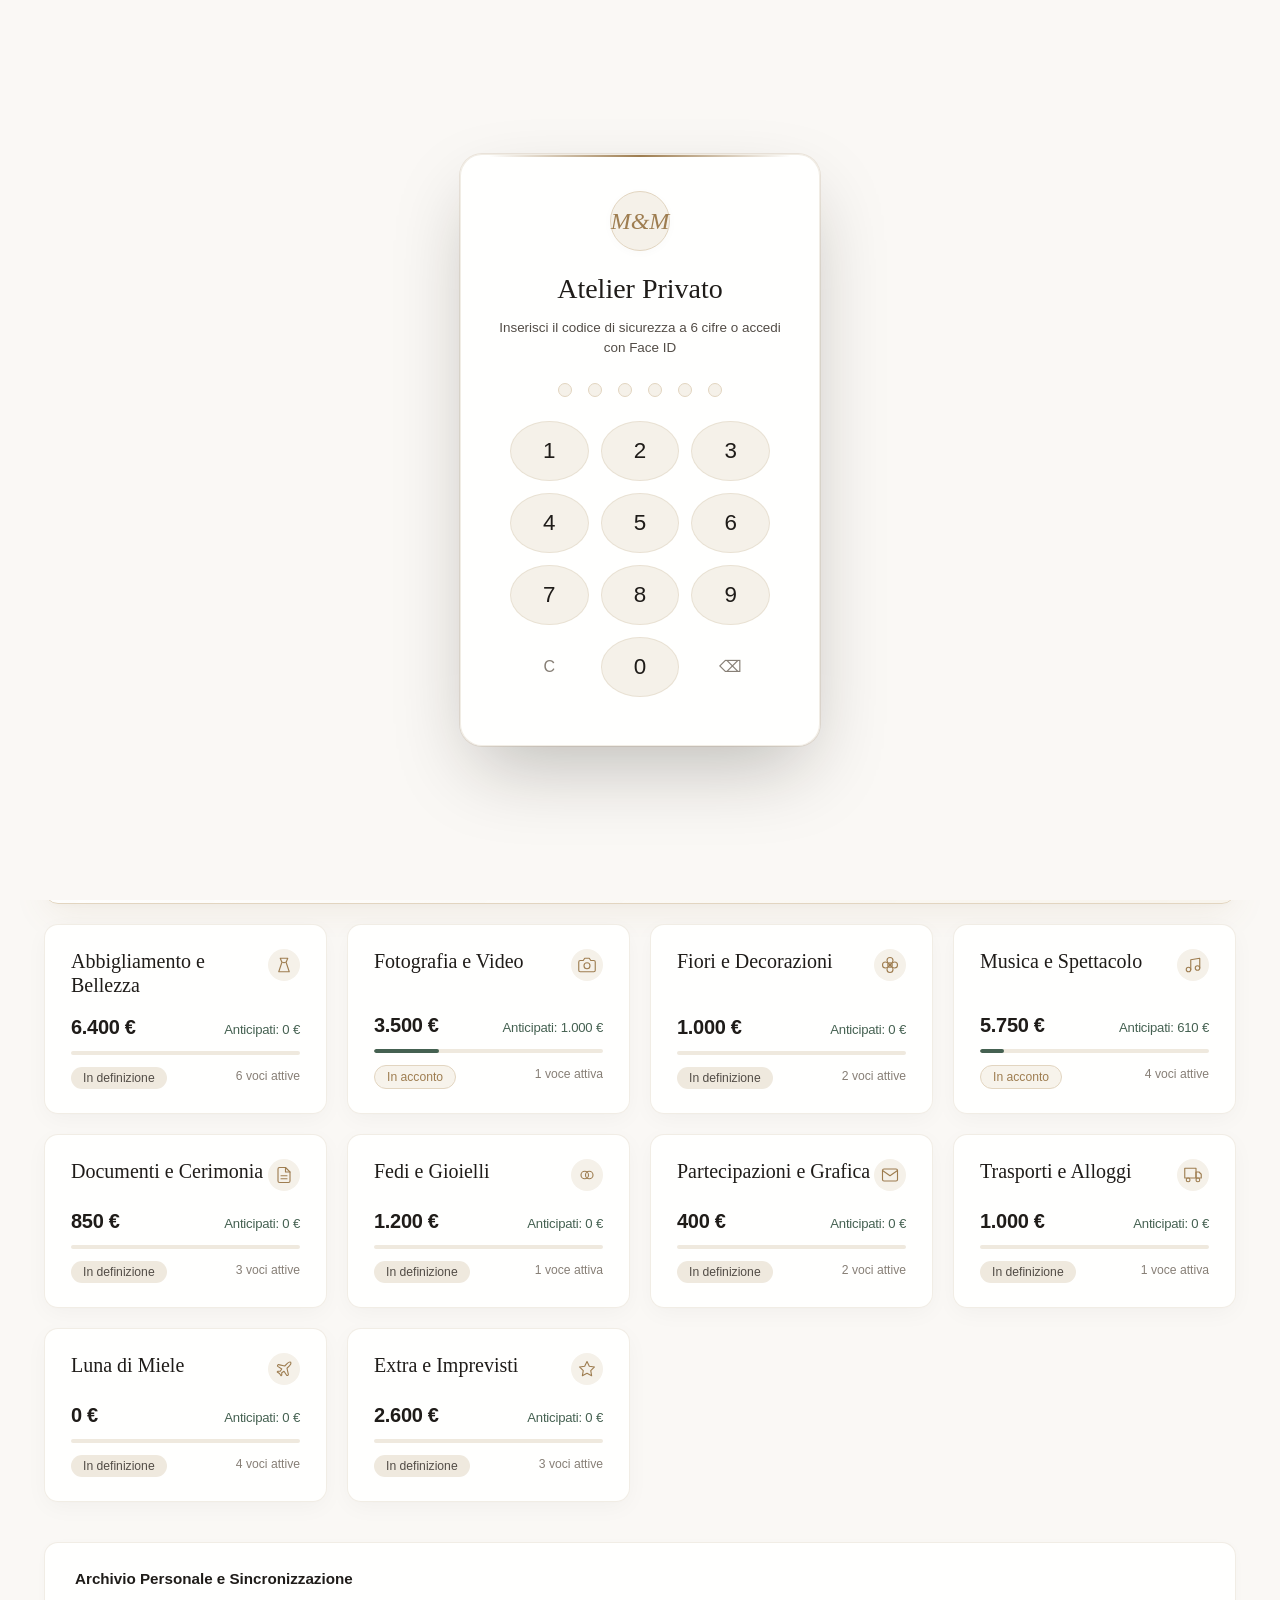
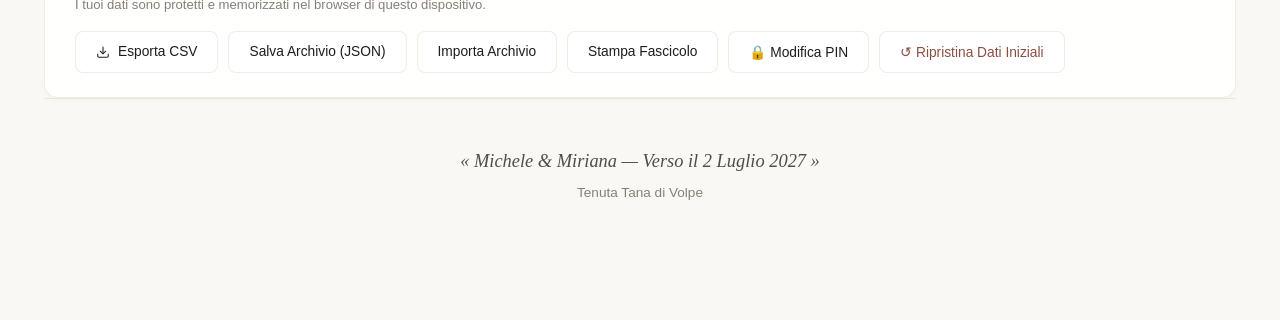
<file: index.html>
<!DOCTYPE html>
<html lang="it">
<head>
  <meta charset="UTF-8">
  <meta name="viewport" content="width=device-width, initial-scale=1.0, maximum-scale=1.0, user-scalable=no, viewport-fit=cover">
  <meta name="apple-mobile-web-app-capable" content="yes">
  <meta name="apple-mobile-web-app-status-bar-style" content="default">
  <meta name="apple-mobile-web-app-title" content="Nozze M&M">
  <meta name="theme-color" content="#FBF9F5">
  <meta name="format-detection" content="telephone=no">
  <meta name="robots" content="noindex, nofollow, noarchive">
  <meta http-equiv="Content-Security-Policy" content="default-src 'self' data: blob:; script-src 'self' 'unsafe-inline' blob:; style-src 'self' 'unsafe-inline' https://fonts.googleapis.com; font-src 'self' https://fonts.gstatic.com data:; img-src 'self' data: https: blob:; connect-src 'self' https://*.supabase.co https://rpccqbydibkmkpmrlxgv.supabase.co blob:; object-src 'none'; frame-ancestors 'none'; base-uri 'self';">
  <link rel="manifest" href="manifest.json">
  <link rel="apple-touch-icon" href="data:image/svg+xml,<svg xmlns='http://www.w3.org/2000/svg' viewBox='0 0 512 512' width='512' height='512'><rect width='512' height='512' fill='%23FBF9F5'/><circle cx='256' cy='256' r='220' stroke='%239E7D50' stroke-width='8' fill='%23F7F4EE'/><circle cx='256' cy='256' r='200' stroke='%23ECE5DA' stroke-width='4' fill='none'/><text x='50%' y='55%' dominant-baseline='middle' text-anchor='middle' font-family='Georgia, serif' font-style='italic' font-size='160' fill='%239E7D50'>M&amp;M</text></svg>">
  <title>Michele & Miriana — Il Nostro Matrimonio</title>
  <link rel="stylesheet" href="css/style.css">
</head>
<body>

  <div class="app-wrapper">

    <!-- HEADER EDITORIALE -->
    <header class="atelier-header">
      <div class="header-lead-row">
        <div class="brand-monogram-block">
          <div class="monogram-circle" title="Michele & Miriana">M&M</div>
          <div class="brand-details">
            <h1>Michele & Miriana</h1>
            <div class="brand-meta-line">
              <span class="meta-tag-soft">Venerdì, 2 Luglio 2027</span>
              <span class="meta-divider">•</span>
              <span>Tenuta Tana di Volpe</span>
              <span class="meta-divider">•</span>
              <span id="header-guests-count">112 Ospiti</span>
            </div>
          </div>
        </div>

        <!-- BLOCCO COUNTDOWN & STATO SINCRONIZZAZIONE -->
        <div class="header-time-block">
          <div class="countdown-strip">
            <span class="countdown-intro">Al Grande Giorno</span>
            <div class="countdown-counter">
              <span id="countdown-days">225</span><small>giorni</small>
              <span id="countdown-hours">17</span><small>ore</small>
              <span id="countdown-mins">0</span><small>min</small>
            </div>
          </div>
          <div class="header-actions-row">
            <button type="button" class="btn-privacy-toggle" id="btn-privacy-toggle" title="Nascondi o mostra importi sensibili">
              <span id="privacy-icon-wrap">
                <svg width="15" height="15" viewBox="0 0 24 24" fill="none" stroke="currentColor" stroke-width="2" stroke-linecap="round" stroke-linejoin="round">
                  <path d="M1 12s4-8 11-8 11 8 11 8-4 8-11 8-11-8-11-8z"></path>
                  <circle cx="12" cy="12" r="3"></circle>
                </svg>
              </span>
              <span id="privacy-label">Offusca Importi</span>
            </button>
            <button type="button" class="btn-sync-badge" id="btn-manual-cloud-sync" title="Tocca per aggiornare subito dal Cloud">
              <span class="sync-dot" id="sync-status-dot"></span>
              <span id="sync-status-text">Sincronizzato</span>
            </button>
          </div>
        </div>
      </div>

      <!-- NAVIGAZIONE A SCHEDE -->
      <div class="header-nav-row">
        <nav class="atelier-nav">
          <button class="nav-link-btn active" data-tab="overview">
            <svg width="15" height="15" viewBox="0 0 24 24" fill="none" stroke="currentColor" stroke-width="1.8"><rect x="3" y="3" width="7" height="7"/><rect x="14" y="3" width="7" height="7"/><rect x="14" y="14" width="7" height="7"/><rect x="3" y="14" width="7" height="7"/></svg>
            <span>Quadro<br>d'Insieme</span>
          </button>
          <button class="nav-link-btn" data-tab="expenses">
            <svg width="15" height="15" viewBox="0 0 24 24" fill="none" stroke="currentColor" stroke-width="1.8"><line x1="8" y1="6" x2="21" y2="6"/><line x1="8" y1="12" x2="21" y2="12"/><line x1="8" y1="18" x2="21" y2="18"/><line x1="3" y1="6" x2="3.01" y2="6"/><line x1="3" y1="12" x2="3.01" y2="12"/><line x1="3" y1="18" x2="3.01" y2="18"/></svg>
            <span>Voci &<br>Servizi</span>
          </button>
          <button class="nav-link-btn" data-tab="savings">
            <svg width="15" height="15" viewBox="0 0 24 24" fill="none" stroke="currentColor" stroke-width="1.8"><path d="M19 5c-1.5 0-2.8 1.4-3 2-3.5-1.5-11-.3-11 5 0 1.8 0 3 2 4.5V20h4v-2h3v2h4v-4c1-.5 1.7-1 2-2h.5c1.4 0 2.5-1.1 2.5-2.5C23 8.9 21.6 5 19 5z"/></svg>
            <span>Piano di<br>Copertura</span>
          </button>
          <button class="nav-link-btn" data-tab="balance">
            <svg width="15" height="15" viewBox="0 0 24 24" fill="none" stroke="currentColor" stroke-width="1.8"><circle cx="12" cy="12" r="10"/><path d="M12 2a14.5 14.5 0 0 0 0 20 14.5 14.5 0 0 0 0-20"/><path d="M2 12h20"/></svg>
            <span>Bilancio<br>di Coppia</span>
          </button>
          <button class="nav-link-btn" data-tab="guests">
            <svg width="15" height="15" viewBox="0 0 24 24" fill="none" stroke="currentColor" stroke-width="1.8"><path d="M17 21v-2a4 4 0 0 0-4-4H5a4 4 0 0 0-4 4v2"/><circle cx="9" cy="7" r="4"/><path d="M23 21v-2a4 4 0 0 0-3-3.87"/><path d="M16 3.13a4 4 0 0 1 0 7.75"/></svg>
            <span>Ospiti &<br>Doni</span>
          </button>
        </nav>
      </div>
    </header>

    <!-- SIMULATORE TEMPORALE (NON VISIBILE IN PRIMO PIANO, ID PRESERVATI PER COMPATIBILITÀ) -->
    <div id="timeline-stepper-panel" class="is-hidden">
      <span id="timeline-status-badge"></span>
      <span id="timeline-badge-label"></span>
      <span id="timeline-headline-date"></span>
      <span id="timeline-stat-elapsed"></span>
      <span id="timeline-stat-pct"></span>
      <span id="timeline-stat-remaining"></span>
      <button id="btn-timeline-prev"></button>
      <button id="btn-timeline-reset"></button>
      <button id="btn-timeline-next"></button>
      <input type="range" id="timeline-slider">
    </div>

    <!-- ======================================================================
         VISTA 1: QUADRO D'INSIEME
         ====================================================================== -->
    <div id="view-overview">
      
      <!-- HERO STATISTICO FINANZIARIO -->
      <section class="hero-financial-panel">
        <div class="lead-stat-block">
          <span class="stat-eyebrow">Il Nostro Matrimonio</span>
          <div class="stat-hero-number amount" id="metric-total-budget">—</div>
          <div class="stat-caption">
            Budget previsto per <span id="hero-guests-note">112</span> invitati a Tenuta Tana di Volpe
          </div>

          <!-- Barra di avanzamento a segmenti -->
          <div class="flow-bar-container">
            <div class="flow-bar-track">
              <div class="flow-bar-paid" id="flow-paid-segment"></div>
              <div class="flow-bar-remaining" id="flow-rem-segment"></div>
            </div>
            <div class="flow-bar-legend">
              <div class="flow-legend-item">
                <span class="flow-dot flow-dot-sage"></span>
                <span>Già versato: <strong id="metric-total-paid" class="amount">—</strong> (<span id="global-progress-text">—</span>)</span>
              </div>
              <div class="flow-legend-item">
                <span class="flow-dot flow-dot-bronze"></span>
                <span>Da saldare: <strong id="metric-remaining" class="amount">—</strong></span>
              </div>
            </div>
          </div>
        </div>

        <!-- Colonna Bilanciamento Intimo -->
        <div class="couple-intimate-balance">
          <div class="intimate-balance-header">
            <span class="intimate-balance-title">Anticipi di Coppia</span>
            <div class="intimate-balance-pills">
              <span class="pill-person michele">Michele</span>
              <span class="pill-person miriana">Miriana</span>
            </div>
          </div>

          <div class="balance-split-line">
            <div class="balance-split-m" id="split-bar-michele"></div>
            <div class="balance-split-mir" id="split-bar-miriana"></div>
          </div>

          <div class="intimate-balance-numbers">
            <span id="split-txt-michele" class="num">—</span>
            <span id="split-txt-miriana" class="num">—</span>
          </div>

          <div class="intimate-note">
            Tenuta Tana di Volpe, catering, fotografo e Gruppo Arechi avviati con acconti dedicati.
          </div>
        </div>
      </section>

      <!-- GALLERIA DELLE CATEGORIE -->
      <section>
        <div class="section-headline-block">
          <div>
            <h2 class="section-headline-title">Dettaglio per Aree</h2>
            <div class="section-headline-sub">Stato dei preparativi e contratti confermati</div>
          </div>
        </div>

        <div class="category-atelier-grid" id="category-cards-grid">
          <!-- Generato dinamicamente con stile sartoriale -->
        </div>
      </section>

    </div>

    <!-- ======================================================================
         VISTA 2: VOCI & SERVIZI (LEDGER RAFFINATO)
         ====================================================================== -->
    <div id="view-expenses" class="app-view-tab is-hidden">
      
      <div class="ledger-container">
        <!-- Toolbar Ricerca e Filtri -->
        <div class="ledger-toolbar">
          <div class="ledger-search-box">
            <svg width="15" height="15" viewBox="0 0 24 24" fill="none" stroke="currentColor" stroke-width="1.8"><circle cx="11" cy="11" r="8"/><line x1="21" y1="21" x2="16.65" y2="16.65"/></svg>
            <input type="text" id="search-expenses" class="ledger-search-input" placeholder="Cerca voce, atelier o note...">
          </div>

          <div class="ledger-filters">
            <select id="filter-category" class="ledger-select">
              <option value="all">Tutte le Aree</option>
            </select>

            <select id="filter-payer" class="ledger-select">
              <option value="all">Tutti i Contributi</option>
              <option value="michele">Curato da Michele</option>
              <option value="miriana">Curato da Miriana</option>
              <option value="family">Dono/Famiglie</option>
              <option value="both">Insieme (50/50)</option>
              <option value="unpaid">Da definire</option>
            </select>

            <select id="filter-status" class="ledger-select">
              <option value="all">Tutti gli Accordi</option>
              <option value="pianificato">In pianificazione</option>
              <option value="acconto">Acconto versato</option>
              <option value="saldato">Completato</option>
            </select>

            <button class="btn-noble btn-noble-primary" id="btn-new-expense-table">
              + Aggiungi
            </button>
          </div>
        </div>

        <!-- Tabella Registro -->
        <div class="ledger-table-wrap">
          <table class="ledger-table">
            <thead>
              <tr>
                <th class="col-item">Servizio & Dettaglio</th>
                <th class="col-investment">Investimento</th>
                <th class="col-advanced">Anticipi Curati</th>
                <th class="col-remaining">Rimanente</th>
                <th class="col-status">Accordo</th>
                <th class="col-notes">Accordi & Note</th>
                <th class="col-actions"></th>
              </tr>
            </thead>
            <tbody id="expenses-table-body">
              <!-- Popolato dinamicamente -->
            </tbody>
          </table>
        </div>
      </div>

    </div>

    <!-- ======================================================================
         VISTA 3: PIANO DI COPERTURA & RISERVE
         ====================================================================== -->
    <div id="view-savings" class="app-view-tab is-hidden">
      
      <!-- Intestazione Piano di Copertura con Azione Modifica -->
      <div class="view-header-strip">
        <div>
          <h2 class="section-headline-title">Piano di Copertura & Riserve</h2>
          <div class="section-headline-sub">
            <span>Dettaglio disponibilità personali, accumulo mensile e contributi dedicati</span>
            <span class="meta-divider">•</span>
            <span class="timeline-indicator-tag">
              <span class="today-dot"></span>
              <span>Stato al <strong id="savings-today-date">—</strong> (<strong id="savings-months-left-badge">—</strong> mesi all'evento)</span>
            </span>
          </div>
        </div>
        <button class="btn-noble btn-noble-primary" id="btn-open-savings-modal" type="button">
          <svg width="14" height="14" viewBox="0 0 24 24" fill="none" stroke="currentColor" stroke-width="2"><path d="M11 4H4a2 2 0 0 0-2 2v14a2 2 0 0 0 2 2h14a2 2 0 0 0 2-2v-7"/><path d="M18.5 2.5a2.121 2.121 0 0 1 3 3L12 15l-4 1 1-4 9.5-9.5z"/></svg>
          Modifica Parametri
        </button>
      </div>

      <!-- Schede Dettagliate di Accumulo & Riserve -->
      <div class="reserves-grid" id="savings-statements-container">
        <!-- Renderizzato dinamicamente da SavingsPlanView -->
      </div>

      <!-- CRUSCOTTO TRAGUARDO FINANZIARIO GENERALE & PERSONALE -->
      <div class="goal-target-card">
        <div class="goal-target-header">
          <div>
            <span class="goal-target-badge">Traguardo Finanziario Totale</span>
            <h3 class="goal-target-title" id="goal-status-headline">Calcolo distanza dall'obiettivo...</h3>
          </div>
          <div class="goal-target-pct-badge" id="goal-target-pct">0%</div>
        </div>

        <div class="goal-progress-track">
          <div class="goal-progress-bar" id="goal-progress-fill"></div>
        </div>

        <div class="goal-stats-grid">
          <div class="goal-stat-box">
            <span class="goal-stat-label">Disponibili & Accantonati Oggi</span>
            <strong class="goal-stat-val text-settled amount" id="plan-liquid-today">—</strong>
            <small class="goal-stat-sub">Sui conti e caparra versata</small>
          </div>

          <div class="goal-stat-box">
            <span class="goal-stat-label">Obiettivo Spese Totali</span>
            <strong class="goal-stat-val amount" id="plan-budget-required">—</strong>
            <small class="goal-stat-sub">31 voci pianificate</small>
          </div>

          <div class="goal-stat-box">
            <span class="goal-stat-label">Distanza dal Traguardo</span>
            <strong class="goal-stat-val amount text-terracotta" id="plan-still-to-save">—</strong>
            <small class="goal-stat-sub" id="plan-still-to-save-note">Per completare il 100%</small>
          </div>

          <div class="goal-stat-box">
            <span class="goal-stat-label">Margine Finale Previsto</span>
            <strong class="goal-stat-val amount text-sage" id="plan-safety-margin">—</strong>
            <small class="goal-stat-sub">Riserva di sicurezza</small>
          </div>
        </div>
      </div>

      <!-- CRUSCOTTO TRAGUARDI PERSONALI DEI DUE SPOSI -->
      <div class="personal-goals-grid">
        <!-- TRAGUARDO MICHELE -->
        <div class="personal-goal-card michele-card">
          <div class="personal-goal-header">
            <div>
              <span class="pill-person michele">Traguardo Michele</span>
              <h4 class="personal-goal-headline" id="goal-michele-headline">Avanzamento personale...</h4>
            </div>
            <div class="personal-goal-pct" id="goal-michele-pct">0%</div>
          </div>

          <div class="goal-progress-track">
            <div class="goal-progress-bar personal-progress-michele" id="goal-michele-fill"></div>
          </div>

          <div class="personal-goal-rows">
            <div class="personal-goal-row">
              <span class="p-row-lbl">Quota Spese da Coprire</span>
              <strong class="p-row-val amount" id="goal-michele-target">—</strong>
            </div>

            <div class="personal-goal-row">
              <span class="p-row-lbl">Cassa Attuale (ETF + Liquidità)</span>
              <div>
                <button type="button" class="value-box-dashed btn-editable-val text-settled" data-card="michele" id="goal-michele-saved" title="Clicca per aggiornare la cassa di Michele">
                  —
                </button>
              </div>
            </div>

            <div class="personal-goal-row">
              <span class="p-row-lbl">Distanza dal Traguardo</span>
              <strong class="p-row-val amount text-terracotta" id="goal-michele-still">—</strong>
            </div>

            <!-- BLOCCO DOPPIO BINARIO SEMPLICE -->
            <div class="goal-dual-track-box">
              <div class="track-line track-ideal">
                <span class="track-badge">Piano Teorico</span>
                <span class="track-desc" id="goal-michele-ideal-desc">Avresti dovuto mettere —€/mese</span>
              </div>
              <div class="track-line track-real">
                <span class="track-badge">Rotta Attuale</span>
                <span class="track-desc" id="goal-michele-real-desc">Con il ritmo attuale arrivi a —€</span>
              </div>
            </div>

            <div class="personal-goal-row border-top">
              <span class="p-row-lbl">Per chiudere al 100% senza aiuti</span>
              <strong class="p-row-val text-bronze" id="goal-michele-needed-rate">—</strong>
            </div>
          </div>
        </div>

        <!-- TRAGUARDO MIRIANA -->
        <div class="personal-goal-card miriana-card">
          <div class="personal-goal-header">
            <div>
              <span class="pill-person miriana">Traguardo Miriana</span>
              <h4 class="personal-goal-headline" id="goal-miriana-headline">Avanzamento personale...</h4>
            </div>
            <div class="personal-goal-pct" id="goal-miriana-pct">0%</div>
          </div>

          <div class="goal-progress-track">
            <div class="goal-progress-bar personal-progress-miriana" id="goal-miriana-fill"></div>
          </div>

          <div class="personal-goal-rows">
            <div class="personal-goal-row">
              <span class="p-row-lbl">Quota Spese (al netto dote genitori)</span>
              <strong class="p-row-val amount" id="goal-miriana-target">—</strong>
            </div>

            <div class="personal-goal-row">
              <span class="p-row-lbl">Cassa Attuale (XEON + Liquidità)</span>
              <div>
                <button type="button" class="value-box-dashed btn-editable-val text-settled" data-card="miriana" id="goal-miriana-saved" title="Clicca per aggiornare la cassa di Miriana">
                  —
                </button>
              </div>
            </div>

            <div class="personal-goal-row">
              <span class="p-row-lbl">Distanza dal Traguardo</span>
              <strong class="p-row-val amount text-terracotta" id="goal-miriana-still">—</strong>
            </div>

            <!-- BLOCCO DOPPIO BINARIO SEMPLICE -->
            <div class="goal-dual-track-box">
              <div class="track-line track-ideal">
                <span class="track-badge">Piano Teorico</span>
                <span class="track-desc" id="goal-miriana-ideal-desc">Avrebbe dovuto mettere —€/mese</span>
              </div>
              <div class="track-line track-real">
                <span class="track-badge">Rotta Attuale</span>
                <span class="track-desc" id="goal-miriana-real-desc">Con il ritmo attuale arriva a —€</span>
              </div>
            </div>

            <div class="personal-goal-row border-top">
              <span class="p-row-lbl">Per chiudere al 100% senza aiuti</span>
              <strong class="p-row-val text-bronze" id="goal-miriana-needed-rate">—</strong>
            </div>
          </div>
        </div>
      </div>
    </div>

    <!-- ======================================================================
         VISTA 4: BILANCIO DI COPPIA
         ====================================================================== -->
    <div id="view-balance" class="app-view-tab is-hidden">
      
      <!-- QUADRO DI RIPARTIZIONE ACCORDI & RESPONSABILITÀ -->
      <section class="settlement-hero-panel">
        <div class="settlement-card">
          <span class="stat-eyebrow">Ripartizione Quote di Spesa</span>
          <div class="settlement-comparison-row">
            <div>
              <span class="pill-person michele">Michele</span>
              <div class="settlement-amount amount" id="balance-owed-michele">—</div>
              <small class="settlement-sub">Quota spese da sostenere</small>
            </div>
            <div class="settlement-vs">VS</div>
            <div>
              <span class="pill-person miriana">Miriana</span>
              <div class="settlement-amount amount" id="balance-owed-miriana">—</div>
              <small class="settlement-sub" id="balance-owed-miriana-sub">Quota al netto dono genitori</small>
            </div>
          </div>
        </div>

        <div class="settlement-card">
          <span class="stat-eyebrow">Quote Già Versate</span>
          <div class="settlement-comparison-row">
            <div>
              <span class="pill-person michele">Michele</span>
              <div class="settlement-amount amount text-positive" id="balance-paid-michele-hero">—</div>
              <small class="settlement-sub">Versati (55%)</small>
            </div>
            <div class="settlement-vs">VS</div>
            <div>
              <span class="pill-person miriana">Miriana</span>
              <div class="settlement-amount amount text-positive" id="balance-paid-miriana-hero">—</div>
              <small class="settlement-sub">Versati (45%)</small>
            </div>
          </div>
        </div>
      </section>

      <div class="balance-duo-cards">
        <div class="balance-duo-panel">
          <div class="reserve-panel-header">
            <div>
              <h3 class="reserve-panel-title">Curato da Michele</h3>
              <div class="balance-panel-sub" id="balance-michele-pct">—% degli anticipi correnti</div>
            </div>
            <span class="pill-person michele" id="badge-count-michele">0 voci</span>
          </div>
          <div class="balance-hero-amount michele amount" id="balance-michele-paid">—</div>
          <div class="balance-items-list" id="list-michele-items">
            <!-- Generato dinamicamente -->
          </div>
        </div>

        <div class="balance-duo-panel">
          <div class="reserve-panel-header">
            <div>
              <h3 class="reserve-panel-title">Curato da Miriana</h3>
              <div class="balance-panel-sub" id="balance-miriana-pct">—% degli anticipi correnti</div>
            </div>
            <span class="pill-person miriana" id="badge-count-miriana">0 voci</span>
          </div>
          <div class="balance-hero-amount miriana amount" id="balance-miriana-paid">—</div>
          <div class="balance-items-list" id="list-miriana-items">
            <!-- Generato dinamicamente -->
          </div>
        </div>
      </div>

      <!-- SEZIONE DONI & CONTRIBUTI DELLE FAMIGLIE -->
      <div class="balance-duo-panel family-balance-panel" id="balance-family-gifts-container" style="display: none; margin-top: 24px;">
        <div class="reserve-panel-header">
          <div>
            <h3 class="reserve-panel-title">🎁 Doni e Anticipi Versati dalle Famiglie</h3>
            <div class="balance-panel-sub">Quote esterne pagate direttamente ai fornitori (senza intaccare i risparmi personali)</div>
          </div>
          <span class="pill-person family-badge" id="badge-count-family">0 doni</span>
        </div>
        <div class="balance-hero-amount text-settled amount" id="balance-family-paid-total">0 €</div>
        <div class="balance-items-list" id="list-family-items">
          <!-- Generato dinamicamente -->
        </div>
      </div>

      <div class="suggestion-box">
        <div class="suggestion-title">
          Armonia dei Pagamenti
        </div>
        <div id="balance-suggestion-text">
          Calcolo in corso...
        </div>
      </div>

    </div>

    <!-- ======================================================================
         VISTA 5: OSPITI & DONI RICEVUTI
         ====================================================================== -->
    <div id="view-guests" class="is-hidden">
      <!-- HERO OSPITI & DONI -->
      <section class="guests-hero-panel">
        <div class="guests-stat-card">
          <span class="stat-eyebrow">Ospiti Complessivi</span>
          <div class="stat-hero-number amount" id="guests-total-count">0</div>
          <div class="stat-caption">
            <span id="guests-breakdown-sub">—</span>
          </div>
        </div>

        <div class="guests-stat-card">
          <span class="stat-eyebrow">Ripartizione Presenze</span>
          <div class="guests-ratio-bar">
            <div class="ratio-segment michele" id="ratio-seg-michele"></div>
            <div class="ratio-segment miriana" id="ratio-seg-miriana"></div>
          </div>
          <div class="guests-ratio-legend">
            <span>Lato Michele: <strong id="ratio-pct-michele">—%</strong></span>
            <span>Lato Miriana: <strong id="ratio-pct-miriana">—%</strong></span>
          </div>
        </div>

        <div class="guests-stat-card">
          <span class="stat-eyebrow">Monte Regali / Buste</span>
          <div class="stat-hero-number amount" id="guests-total-gifts">—</div>
          <div class="stat-caption">
            Già ricevuti: <strong id="guests-gifts-received" class="text-settled amount">—</strong>
          </div>
        </div>
      </section>

      <!-- BARRA AZIONI E FILTRI OSPITI -->
      <div class="guests-toolbar">
        <div class="filter-controls-group">
          <div class="search-input-wrap">
            <svg class="search-icon" width="14" height="14" viewBox="0 0 24 24" fill="none" stroke="currentColor" stroke-width="2"><circle cx="11" cy="11" r="8"/><line x1="21" y1="21" x2="16.65" y2="16.65"/></svg>
            <input type="text" id="search-guests" class="search-field" placeholder="Cerca invitato per nome o nota...">
          </div>
          <select id="filter-guests-party" class="filter-select-noble">
            <option value="all">Tutti i Lati (Michele, Miriana, Comuni)</option>
            <option value="michele">Invitati di Michele</option>
            <option value="miriana">Invitati di Miriana</option>
            <option value="both">Invitati Comuni</option>
          </select>
          <select id="filter-guests-gift" class="filter-select-noble">
            <option value="all">Tutti i Regali</option>
            <option value="received">Regalo Ricevuto</option>
            <option value="pending">Regalo in Sospeso</option>
          </select>
        </div>

        <button type="button" class="btn-noble btn-noble-primary" id="btn-add-guest">
          <svg width="14" height="14" viewBox="0 0 24 24" fill="none" stroke="currentColor" stroke-width="2"><line x1="12" y1="5" x2="12" y2="19"/><line x1="5" y1="12" x2="19" y2="12"/></svg>
          Nuovo Invitato
        </button>
      </div>

      <!-- LISTA DEGLI INVITATI A CARD ERGONOMICHE -->
      <div class="guests-grid" id="guests-grid-container">
        <!-- Generato dinamicamente -->
      </div>
    </div>

    <!-- ARCHIVIO PERSONALE & SINCRONIZZAZIONE -->
    <div class="archive-vault-card">
      <div>
        <div class="archive-vault-title">Archivio Personale e Sincronizzazione</div>
        <div class="archive-vault-desc">I tuoi dati sono protetti e memorizzati nel browser di questo dispositivo.</div>
      </div>
      <div class="vault-actions-group">
        <button class="btn-noble btn-noble-secondary" id="btn-export-csv" title="Esporta documento di riepilogo">
          <svg width="14" height="14" viewBox="0 0 24 24" fill="none" stroke="currentColor" stroke-width="1.8"><path d="M21 15v4a2 2 0 0 1-2 2H5a2 2 0 0 1-2-2v-4"/><polyline points="7 10 12 15 17 10"/><line x1="12" y1="15" x2="12" y2="3"/></svg>
          Esporta CSV
        </button>
        <button class="btn-noble btn-noble-secondary" id="btn-export-json">
          Salva Archivio (JSON)
        </button>
        <label class="btn-noble btn-noble-secondary btn-file-label">
          Importa Archivio
          <input type="file" id="file-import-json" accept=".json" class="file-input-hidden">
        </label>
        <button class="btn-noble btn-noble-secondary" id="btn-print" title="Stampa o Salva PDF">
          Stampa Fascicolo
        </button>
        <button class="btn-noble btn-noble-secondary" id="btn-change-pin" type="button">
          🔒 Modifica PIN
        </button>
        <button class="btn-noble btn-noble-secondary text-accent-terracotta" id="btn-reset-data">
          ↺ Ripristina Dati Iniziali
        </button>
        <span id="header-current-date" class="is-hidden"></span>
        <button id="btn-new-expense" class="is-hidden"></button>
      </div>
    </div>

    <!-- FOOTER ATELIER -->
    <footer class="atelier-footer">
      <div class="atelier-footer-quote">« Michele & Miriana — Verso il 2 Luglio 2027 »</div>
      <div>Tenuta Tana di Volpe</div>
    </footer>

  </div>

  <!-- ======================================================================
       MODALE INSERIMENTO / MODIFICA SPESA
       ====================================================================== -->
  <div class="modal-overlay" id="expense-modal">
    <div class="modal-sheet">
      <div class="modal-sheet-header">
        <h3 class="modal-sheet-title" id="modal-title">Nuova Voce</h3>
        <button class="modal-close-icon" id="modal-close-btn">&times;</button>
      </div>

      <form id="expense-form">
        <div class="modal-sheet-body">
          
          <div class="form-group-noble">
            <label class="form-label-noble" for="expense-item">Nome Servizio / Dettaglio *</label>
            <input type="text" id="expense-item" class="form-input-noble" required placeholder="Es. Bouquet principale, Alloggio ospiti, Fedi nuziali...">
          </div>

          <div class="form-grid-2">
            <div class="form-group-noble">
              <label class="form-label-noble" for="expense-category">Area del Matrimonio</label>
              <select id="expense-category" class="form-select-noble">
                <!-- Popolato dinamicamente -->
              </select>
            </div>

            <!-- Tipologia Costo: Reale / Contratto vs Stimato -->
            <div class="form-group-noble">
              <label class="form-label-noble" for="expense-is-estimate">Tipologia Costo</label>
              <select id="expense-is-estimate" class="form-select-noble">
                <option value="false">🔒 Costo Reale / a Contratto</option>
                <option value="true">📝 Costo Stimato / da Definire</option>
              </select>
            </div>
          </div>

          <!-- SEZIONE IMPORTI & IVA A LARGHEZZA INTERA -->
          <div class="expense-pricing-box">
            <div class="pricing-box-header">
              <div class="pricing-box-titles">
                <label class="pricing-box-label" id="lbl-expense-amount" for="expense-net-amount">Prezzo Netto (IVA Esclusa)</label>
                <span class="pricing-box-hint" id="net-amount-subnote">Prezzo imponibile prima dell'applicazione dell'IVA</span>
              </div>
              <label class="vat-switch-pill" for="expense-has-vat">
                <input type="checkbox" id="expense-has-vat" checked>
                <span class="vat-switch-text">IVA Applicata</span>
              </label>
            </div>

            <div class="pricing-box-body">
              <div class="pricing-input-wrap">
                <input type="number" id="expense-net-amount" class="form-input-noble num pricing-main-input" step="any" min="0" placeholder="0">
                <span class="pricing-currency-symbol">€</span>
              </div>

              <!-- Dettaglio Formula & Aliquota -->
              <div class="pricing-calc-strip" id="expense-vat-panel">
                <div class="pricing-rate-chips">
                  <label class="rate-chip">
                    <input type="radio" name="vat-rate" value="10">
                    <span>10% (Ristorazione)</span>
                  </label>
                  <label class="rate-chip">
                    <input type="radio" name="vat-rate" value="22" checked>
                    <span>22% (Standard)</span>
                  </label>
                  <label class="rate-chip">
                    <input type="radio" name="vat-rate" value="4">
                    <span>4% (Agevolata)</span>
                  </label>
                </div>
                <div class="pricing-formula-text" id="vat-formula-text">
                  5.000 € + 1.100 € (IVA 22%) = 6.100 €
                </div>
              </div>

              <!-- Riepilogo Totale Finito -->
              <div class="pricing-total-card">
                <span class="pricing-total-label" id="budget-summary-label">Budget Complessivo da Coprire:</span>
                <strong class="pricing-total-number amount" id="budget-summary-val">5.000 €</strong>
                <input type="hidden" id="expense-budget" value="0">
              </div>
            </div>
          </div>

          <div class="form-grid-2">
            <!-- Ripartizione Responsabilità Economica (Chi deve sostenerla) -->
            <div class="form-group-noble">
              <label class="form-label-noble" for="expense-split-type">Competenza Economica (A carico di)</label>
              <select id="expense-split-type" class="form-select-noble">
                <option value="equal">Spesa Comune (Divisa 50% e 50%)</option>
                <option value="michele">Personale di Michele (100% Michele)</option>
                <option value="miriana">Personale di Miriana (100% Miriana)</option>
                <option value="guests">Proporzionale agli Invitati (% Ospiti)</option>
              </select>
            </div>

            <div class="form-group-noble">
              <label class="form-label-noble" for="expense-staff-count">Personale Staff Presente (pasti 50%)</label>
              <input type="number" id="expense-staff-count" class="form-input-noble num" min="0" max="50" step="1" value="0">
            </div>
          </div>

          <!-- Quote Versate dagli Sposi e dalle Famiglie -->
          <div class="modal-advances-box">
            <label class="form-label-noble mb-xs">Accordi & Anticipi degli Sposi (Conti Personali)</label>
            
            <div class="form-grid-2">
              <div class="form-group-noble mb-xs">
                <label class="form-label-noble text-michele">Quota di Michele (€)</label>
                <input type="number" id="expense-paid-michele" class="form-input-noble num" step="any" min="0" value="0">
              </div>

              <div class="form-group-noble mb-xs">
                <label class="form-label-noble text-miriana">Quota di Miriana (€)</label>
                <input type="number" id="expense-paid-miriana" class="form-input-noble num" step="any" min="0" value="0">
              </div>
            </div>

            <div class="quick-split-bar">
              <button type="button" class="split-tag-btn" id="split-5050">Insieme 50/50</button>
              <button type="button" class="split-tag-btn" id="split-all-michele">Curato da Michele</button>
              <button type="button" class="split-tag-btn" id="split-all-miriana">Curato da Miriana</button>
              <button type="button" class="split-tag-btn" id="split-reset">Azzera</button>
            </div>

            <!-- Sezione Doni & Acconti Famiglie Esterne (Non intacca i conti personali degli sposi) -->
            <div class="family-gift-advances-section">
              <div class="family-gift-title">
                <span>🎁 Dono / Pagato dalle Famiglie (Non tocca i risparmi personali)</span>
              </div>
              <div class="form-grid-2">
                <div class="form-group-noble mb-xs">
                  <label class="form-label-noble" for="expense-paid-family-michele">Famiglia Michele / Sposo (€)</label>
                  <input type="number" id="expense-paid-family-michele" class="form-input-noble num" step="any" min="0" value="0" placeholder="0">
                </div>

                <div class="form-group-noble mb-xs">
                  <label class="form-label-noble" for="expense-paid-family-miriana">Famiglia Miriana / Sposa (€)</label>
                  <input type="number" id="expense-paid-family-miriana" class="form-input-noble num" step="any" min="0" value="0" placeholder="0">
                </div>
              </div>
              <div class="input-hint-sub">Es. Acconto vestito o regalo abito: il fornitore risulterà regolarmente pagato, senza alterare il piano di accumulo mensile degli sposi.</div>
            </div>
          </div>

          <div class="form-grid-2">
            <div class="form-group-noble">
              <label class="form-label-noble" for="expense-supplier">Atelier / Fornitore</label>
              <input type="text" id="expense-supplier" class="form-input-noble" placeholder="Es. Atelier, Fotografo, Musicisti...">
            </div>

            <div class="form-group-noble">
              <label class="form-label-noble" for="expense-status">Stato Accordo</label>
              <select id="expense-status" class="form-select-noble">
                <option value="pianificato">In pianificazione</option>
                <option value="acconto">Acconto versato</option>
                <option value="saldato">Completamente saldato</option>
              </select>
            </div>
          </div>

          <!-- Componenti Staff da conteggiare al Catering (50%) -->
          <div class="form-group-noble" id="expense-staff-group">
            <label class="form-label-noble" for="expense-staff-count">
              Membri Staff / Fornitori presenti al Banchetto (50% Catering • 82,50€)
            </label>
            <input type="number" id="expense-staff-count" class="form-input-noble num" min="0" max="20" step="1" value="0" placeholder="0">
            <div class="input-hint-sub">Es. Fotografo = 2 o 3 operatori, Band = 4 musicisti, ecc. Verranno sommati automaticamente ai pasti staff del catering.</div>
          </div>

          <div class="form-group-noble mb-0">
            <label class="form-label-noble" for="expense-notes">Note & Accordi Particolari</label>
            <textarea id="expense-notes" class="form-textarea-noble" rows="2" placeholder="Dettagli contratto, prove, sconti concordati..."></textarea>
          </div>

        </div>

        <div class="modal-sheet-footer">
          <button type="button" class="btn-noble btn-noble-secondary" id="modal-cancel-btn">Annulla</button>
          <button type="submit" class="btn-noble btn-noble-primary" id="modal-save-btn">Salva Voce</button>
        </div>
      </form>
    </div>
  </div>

  <!-- ======================================================================
       MODALE PIANO DI COPERTURA & RISERVE
       ====================================================================== -->
  <div class="modal-overlay" id="savings-modal">
    <div class="modal-sheet savings-modal-sheet">
      <div class="modal-sheet-header">
        <div>
          <h3 class="modal-sheet-title">Parametri Piano di Copertura</h3>
          <div class="modal-sheet-subtitle">Modifica i ritmi di risparmio, le dotazioni e le stime di contribuzione</div>
        </div>
        <button class="btn-close-modal" id="close-savings-modal-btn" aria-label="Chiudi finestra">
          <svg width="20" height="20" viewBox="0 0 24 24" fill="none" stroke="currentColor" stroke-width="1.8"><line x1="18" y1="6" x2="6" y2="18"></line><line x1="6" y1="6" x2="18" y2="18"></line></svg>
        </button>
      </div>

      <form id="savings-form">
        <div class="modal-sheet-body">

          <!-- Calcolo Automatico Mesi da Calendario -->
          <div class="calendar-sync-notice">
            <div class="calendar-sync-info">
              <span class="today-dot"></span>
              <div>
                <div class="calendar-sync-title">Calcolo Automatico Mesi in Tempo Reale</div>
                <div class="calendar-sync-sub" id="calendar-sync-timeline-text">
                  Sincronizzato dinamicamente con il calendario fino al 2 Luglio 2027
                </div>
              </div>
            </div>
            <label class="toggle-checkbox-label" for="sp-auto-months-checkbox">
              <input type="checkbox" id="sp-auto-months-checkbox" checked>
              <span>Automatico</span>
            </label>
          </div>

          <!-- Sezione Riserva Michele -->
          <div class="form-section-card">
            <div class="form-section-header">
              <span class="pill-person michele">Michele</span>
              <h4 class="form-section-title">Riserva Personale & Accumulo</h4>
            </div>
            <div class="form-grid-row">
              <div class="form-group-noble">
                <label class="form-label-noble" for="sp-michele-monthly">Risparmio Mensile (€/mese)</label>
                <input type="number" id="sp-michele-monthly" class="form-input-noble" min="0" step="10" required>
              </div>
              <div class="form-group-noble">
                <label class="form-label-noble" for="sp-michele-initial">Dotazione Iniziale (€)</label>
                <input type="number" id="sp-michele-initial" class="form-input-noble" min="0" step="100" required>
              </div>
            </div>
            <div class="form-grid-row">
              <div class="form-group-noble">
                <label class="form-label-noble" for="sp-michele-months-done">Mesi Già Accantonati <span class="auto-tag-indicator">(Auto)</span></label>
                <input type="number" id="sp-michele-months-done" class="form-input-noble" min="0" step="1" required>
              </div>
              <div class="form-group-noble">
                <label class="form-label-noble" for="sp-michele-months-todo">Mesi da Accantonare <span class="auto-tag-indicator">(Auto)</span></label>
                <input type="number" id="sp-michele-months-todo" class="form-input-noble" min="0" step="1" required>
              </div>
            </div>
          </div>

          <!-- Sezione Riserva Miriana -->
          <div class="form-section-card">
            <div class="form-section-header">
              <span class="pill-person miriana">Miriana</span>
              <h4 class="form-section-title">Riserva Personale & Accumulo</h4>
            </div>
            <div class="form-grid-row">
              <div class="form-group-noble">
                <label class="form-label-noble" for="sp-miriana-monthly">Risparmio Mensile (€/mese)</label>
                <input type="number" id="sp-miriana-monthly" class="form-input-noble" min="0" step="10" required>
              </div>
              <div class="form-group-noble">
                <label class="form-label-noble" for="sp-miriana-initial">Dotazione Iniziale (€)</label>
                <input type="number" id="sp-miriana-initial" class="form-input-noble" min="0" step="100" required>
              </div>
            </div>
            <div class="form-grid-row">
              <div class="form-group-noble">
                <label class="form-label-noble" for="sp-miriana-months-done">Mesi Già Accantonati <span class="auto-tag-indicator">(Auto)</span></label>
                <input type="number" id="sp-miriana-months-done" class="form-input-noble" min="0" step="1" required>
              </div>
              <div class="form-group-noble">
                <label class="form-label-noble" for="sp-miriana-months-todo">Mesi da Accantonare <span class="auto-tag-indicator">(Auto)</span></label>
                <input type="number" id="sp-miriana-months-todo" class="form-input-noble" min="0" step="1" required>
              </div>
            </div>
          </div>

          <!-- Sezione Stime Doni & Ricevimento -->
          <div class="form-section-card">
            <div class="form-section-header">
              <span class="badge-status acconto">Ricevimento & Doni</span>
              <h4 class="form-section-title">Parametri Ospiti & Stime Doni</h4>
            </div>
            <div class="form-grid-row">
              <div class="form-group-noble">
                <label class="form-label-noble" for="sp-guests-count">Numero Ospiti Previsti</label>
                <input type="number" id="sp-guests-count" class="form-input-noble" min="1" max="500" step="1" required>
              </div>
              <div class="form-group-noble">
                <label class="form-label-noble" for="sp-staff-meals">Pasti Staff / Fornitori (50% Catering)</label>
                <input type="number" id="sp-staff-meals" class="form-input-noble" min="0" max="50" step="1" value="0">
              </div>
            </div>
            <div class="form-grid-row">
              <div class="form-group-noble">
                <label class="form-label-noble" for="sp-gifts-estimated">Stima Doni / Buste (€)</label>
                <input type="number" id="sp-gifts-estimated" class="form-input-noble" min="0" step="100" required>
              </div>
              <div class="form-group-noble">
                <label class="form-label-noble">Anticipi Donati dalle Famiglie</label>
                <div class="form-input-noble static-val text-settled font-semibold" id="sp-family-advanced-display">0 € (da spese)</div>
                <input type="hidden" id="sp-family-pledged" value="0">
                <input type="hidden" id="sp-family-advanced" value="0">
              </div>
            </div>
            <div class="form-group-noble form-group-last">
              <div class="input-hint-sub">La stima calcola automaticamente 100€ a persona (aggiornabile manualmente se desiderato). Le quote anticipate da genitori e famiglie sono calcolate in automatico dalle singole spese registrate.</div>
            </div>
          </div>

        </div>

        <div class="modal-sheet-footer">
          <button type="button" class="btn-noble btn-noble-secondary" id="cancel-savings-btn">Annulla</button>
          <button type="submit" class="btn-noble btn-noble-primary">Salva Parametri</button>
        </div>
      </form>
    </div>
  </div>

  <!-- ======================================================================
       MODALE INSERIMENTO / MODIFICA OSPITE
       ====================================================================== -->
  <div class="modal-overlay" id="guest-modal">
    <div class="modal-sheet">
      <div class="modal-sheet-header">
        <h3 class="modal-sheet-title" id="guest-modal-title">Nuovo Invitato</h3>
        <button class="modal-close-icon" id="guest-modal-close-btn">&times;</button>
      </div>

      <form id="guest-form">
        <div class="modal-sheet-body">
          <div class="form-group-noble">
            <label class="form-label-noble" for="guest-name">Nome / Famiglia *</label>
            <input type="text" id="guest-name" class="form-input-noble" required placeholder="Es. Famiglia Rossi, Marco Bianchi...">
          </div>

          <div class="form-group-noble">
            <label class="form-label-noble" for="guest-party">Parte / Lato</label>
            <select id="guest-party" class="form-select-noble">
              <option value="both">Ospite Comune (Entrambi)</option>
              <option value="michele">Lato Michele</option>
              <option value="miriana">Lato Miriana</option>
            </select>
          </div>

          <!-- Composizione Nucleo: Adulti e Bambini -->
          <div class="form-grid-2">
            <div class="form-group-noble">
              <label class="form-label-noble" for="guest-adults-count">Adulti (165€ • Dono 100€)</label>
              <div class="stepper-input-wrap">
                <button type="button" class="btn-stepper-touch" id="btn-adults-dec">-</button>
                <input type="number" id="guest-adults-count" class="form-input-noble num" min="0" max="20" step="1" value="1" required>
                <button type="button" class="btn-stepper-touch" id="btn-adults-inc">+</button>
              </div>
            </div>

            <div class="form-group-noble">
              <label class="form-label-noble" for="guest-children-count">Bambini (50% • 82,50€)</label>
              <div class="stepper-input-wrap">
                <button type="button" class="btn-stepper-touch" id="btn-children-dec">-</button>
                <input type="number" id="guest-children-count" class="form-input-noble num" min="0" max="20" step="1" value="0" required>
                <button type="button" class="btn-stepper-touch" id="btn-children-inc">+</button>
              </div>
            </div>
          </div>

          <!-- Totale coperti calcolato -->
          <div class="input-hint-sub mb-sm" id="guest-coperti-summary">Totale coperti a tavola: 1 persona (1 adulto, 0 bambini)</div>

          <div class="modal-advances-box">
            <label class="form-label-noble mb-xs">Regalo / Busta Economica</label>
            <div class="form-grid-2">
              <div class="form-group-noble mb-xs">
                <label class="form-label-noble" for="guest-gift">Valore Regalo Previsto (€)</label>
                <input type="number" id="guest-gift" class="form-input-noble num" step="50" min="0" value="100">
              </div>

              <div class="form-group-noble mb-xs">
                <label class="form-label-noble" for="guest-gift-status">Stato Ricezione</label>
                <select id="guest-gift-status" class="form-select-noble">
                  <option value="pending">In attesa / Non ancora ricevuto</option>
                  <option value="received">Regalo già ricevuto</option>
                </select>
              </div>
            </div>
            <div class="input-hint-sub">Calcolato in automatico a 100€ per adulto (i bambini sono esclusi dal dono), modificabile in qualsiasi momento.</div>
          </div>

          <div class="form-group-noble mb-0">
            <label class="form-label-noble" for="guest-notes">Note, Tavolo o Allergie</label>
            <textarea id="guest-notes" class="form-textarea-noble" rows="2" placeholder="Es. Tavolo amici, vegetariano, bambini..."></textarea>
          </div>
        </div>

        <div class="modal-sheet-footer">
          <button type="button" class="btn-noble btn-noble-secondary" id="guest-modal-cancel-btn">Annulla</button>
          <button type="submit" class="btn-noble btn-noble-primary" id="guest-modal-save-btn">Salva Invitato</button>
        </div>
      </form>
    </div>
  </div>

  <!-- TOAST SHELF -->
  <div class="toast-shelf" id="toast-container"></div>

  <!-- CORTINA DI SICUREZZA PIN SARTORIALE & BIOMETRIA -->
  <div class="pin-gate-overlay is-hidden" id="pin-gate-overlay">
    <div class="pin-gate-card">
      <div class="pin-gate-monogram">M&M</div>
      <h2 class="pin-gate-title">Atelier Privato</h2>
      <p class="pin-gate-sub">Inserisci il codice di sicurezza a 6 cifre o accedi con Face ID</p>

      <div class="pin-dots-display" id="pin-dots-display">
        <span class="pin-dot"></span>
        <span class="pin-dot"></span>
        <span class="pin-dot"></span>
        <span class="pin-dot"></span>
        <span class="pin-dot"></span>
        <span class="pin-dot"></span>
      </div>

      <div class="pin-error-feedback is-hidden" id="pin-error-feedback">Codice non corretto. Riprova.</div>

      <div class="pin-numpad" id="pin-numpad">
        <button type="button" class="pin-key" data-key="1">1</button>
        <button type="button" class="pin-key" data-key="2">2</button>
        <button type="button" class="pin-key" data-key="3">3</button>
        <button type="button" class="pin-key" data-key="4">4</button>
        <button type="button" class="pin-key" data-key="5">5</button>
        <button type="button" class="pin-key" data-key="6">6</button>
        <button type="button" class="pin-key" data-key="7">7</button>
        <button type="button" class="pin-key" data-key="8">8</button>
        <button type="button" class="pin-key" data-key="9">9</button>
        <button type="button" class="pin-key pin-key-action" id="btn-pin-clear" title="Cancella">C</button>
        <button type="button" class="pin-key" data-key="0">0</button>
        <button type="button" class="pin-key pin-key-action" id="btn-pin-back" title="Indietro">⌫</button>
      </div>

      <!-- Pulsante Alternativo Face ID / Touch ID Biometrico -->
      <div class="pin-biometrics-container" id="pin-biometrics-container">
        <button type="button" class="btn-biometrics-touch" id="btn-biometrics-trigger">
          <svg width="22" height="22" viewBox="0 0 24 24" fill="none" stroke="currentColor" stroke-width="2" stroke-linecap="round" stroke-linejoin="round">
            <path d="M8 3H5a2 2 0 0 0-2 2v3m18 0V5a2 2 0 0 0-2-2h-3m0 18h3a2 2 0 0 0 2-2v-3M3 16v3a2 2 0 0 0 2 2h3"/>
            <path d="M9 9h.01M15 9h.01M10 13c.5.5 1.5.5 2 0m-2 4h4"/>
          </svg>
          <span id="biometrics-btn-label">Accedi con Face ID</span>
        </button>
      </div>
    </div>
  </div>

  <!-- CLEAN ARCHITECTURE LAYERS -->
  <script src="js/data.js"></script>
  <script src="js/domain/entities.js"></script>
  <script src="js/services/formatters.js"></script>
  <script src="js/repositories/expense-repository.js"></script>
  <script src="js/usecases/usecases.js"></script>
  <script src="js/ui/views.js"></script>
  <script src="js/main.js"></script>
</body>
</html>
</file>
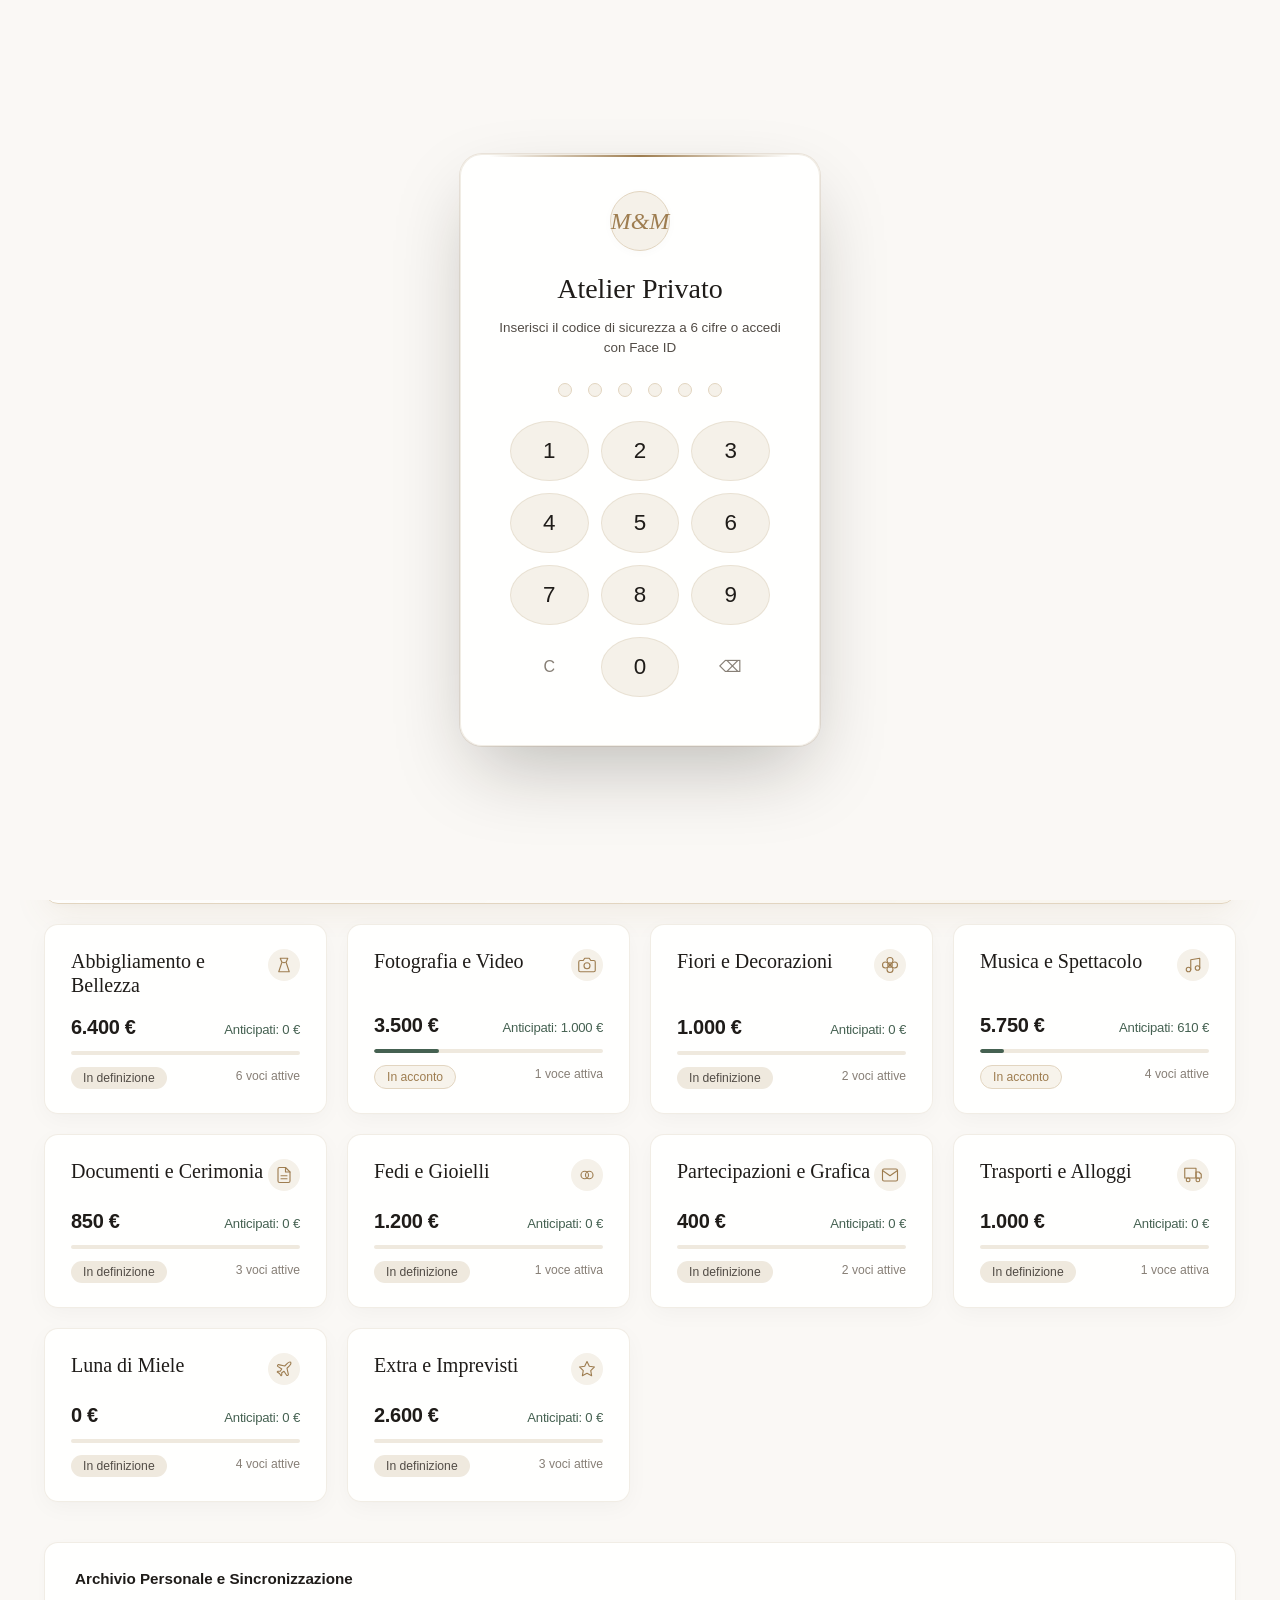
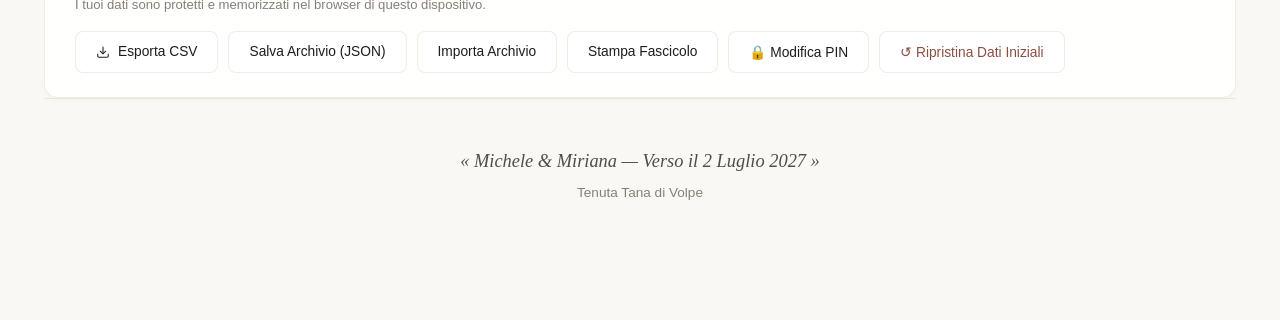
<file: matrimonio-michele-miriana-standalone.html>
<!DOCTYPE html>
<html lang="it">
<head>
  <meta charset="UTF-8">
  <meta name="viewport" content="width=device-width, initial-scale=1.0, maximum-scale=1.0, user-scalable=no, viewport-fit=cover">
  <meta name="apple-mobile-web-app-capable" content="yes">
  <meta name="apple-mobile-web-app-status-bar-style" content="default">
  <meta name="apple-mobile-web-app-title" content="Nozze M&M">
  <meta name="theme-color" content="#FBF9F5">
  <meta name="format-detection" content="telephone=no">
  <meta name="robots" content="noindex, nofollow, noarchive">
  <meta http-equiv="Content-Security-Policy" content="default-src 'self' data: blob:; script-src 'self' 'unsafe-inline' blob:; style-src 'self' 'unsafe-inline' https://fonts.googleapis.com; font-src 'self' https://fonts.gstatic.com data:; img-src 'self' data: https: blob:; connect-src 'self' https://*.supabase.co https://rpccqbydibkmkpmrlxgv.supabase.co blob:; object-src 'none'; frame-ancestors 'none'; base-uri 'self';">
  <link rel="manifest" href="manifest.json">
  <link rel="apple-touch-icon" href="data:image/svg+xml,<svg xmlns='http://www.w3.org/2000/svg' viewBox='0 0 512 512' width='512' height='512'><rect width='512' height='512' fill='%23FBF9F5'/><circle cx='256' cy='256' r='220' stroke='%239E7D50' stroke-width='8' fill='%23F7F4EE'/><circle cx='256' cy='256' r='200' stroke='%23ECE5DA' stroke-width='4' fill='none'/><text x='50%' y='55%' dominant-baseline='middle' text-anchor='middle' font-family='Georgia, serif' font-style='italic' font-size='160' fill='%239E7D50'>M&amp;M</text></svg>">
  <title>Michele & Miriana — Il Nostro Matrimonio</title>
  <style>
/* ==========================================================================
   MICHELE & MIRIANA — 2 LUGLIO 2027
   ESTETICA EDITORIALE DI LUSSO / ATELIER PRIVATO — VISIONE 2027
   Design: Tipografia d'alta moda, palette naturale lino & bronzo, zero cliché AI
   ========================================================================== */

@import url('https://fonts.googleapis.com/css2?family=Cormorant+Garamond:ital,wght@0,300;0,400;0,500;0,600;1,400;1,500&family=Plus+Jakarta+Sans:wght@300;400;500;600&display=swap');

:root {
  /* Tavolozza Cromatica Silenziosa & Raffinata (Visione 2027: Lino di Seta & Sabbia Calda) */
  --canvas-bg: #FAF8F5;
  --surface-pure: rgba(255, 255, 255, 0.88);
  --surface-tint: #F5F1E9;
  --surface-warm: #EFE9DE;

  /* Linee e Cornici Ultra-Sottili (Hairline di Precisione) */
  --border-hairline: rgba(158, 125, 80, 0.14);
  --border-subtle: rgba(158, 125, 80, 0.22);
  --border-focus: #9E7D50;

  /* Tipografia Sartoriale */
  --ink-primary: #1F1C19;
  --ink-secondary: #524C46;
  --ink-muted: #877F76;
  --ink-light: #BDB5AA;

  /* Accenti Sartoriali Nobili */
  --accent-bronze: #9E7D50;
  --accent-bronze-light: #F7F3EB;
  --accent-bronze-border: #E2D5C0;

  --accent-terracotta: #8C4E40;
  --accent-terracotta-soft: #F9EFEB;

  --accent-sage: #456151;
  --accent-sage-soft: #EDF3EF;

  /* Tag Personali Delicati (Eleganza Sussurrata) */
  --person-michele: #354E5F;
  --person-michele-bg: #EEF4F8;
  --person-michele-border: #D0DEE7;

  --person-miriana: #754251;
  --person-miriana-bg: #F8EDF2;
  --person-miriana-border: #E9D2DC;

  /* Font Families */
  --font-serif: 'Cormorant Garamond', Georgia, 'Times New Roman', serif;
  --font-sans: 'Plus Jakarta Sans', -apple-system, BlinkMacSystemFont, 'Segoe UI', Roboto, sans-serif;

  /* Ombre Atmosferiche Calde & Sartoriali (Haute Couture) */
  --shadow-soft: 0 2px 10px rgba(31, 28, 25, 0.025);
  --shadow-card: 0 6px 24px -2px rgba(31, 28, 25, 0.04), 0 1px 3px rgba(31, 28, 25, 0.015);
  --shadow-hover: 0 12px 36px -4px rgba(158, 125, 80, 0.1), 0 3px 8px rgba(31, 28, 25, 0.02);
  --shadow-elevation: 0 20px 48px -8px rgba(31, 28, 25, 0.08), 0 4px 14px -2px rgba(31, 28, 25, 0.03);
  --shadow-modal: 0 32px 80px -16px rgba(25, 20, 15, 0.28), 0 0 0 1px rgba(158, 125, 80, 0.15);
  --shadow-bronze-glow: 0 0 0 3px rgba(158, 125, 80, 0.14);

  /* Curve e Spazi */
  --radius-xs: 4px;
  --radius-sm: 8px;
  --radius-md: 14px;
  --radius-lg: 22px;
  --radius-full: 9999px;

  --ease-smooth: all 0.32s cubic-bezier(0.16, 1, 0.3, 1);
}

/* Reset & Scaffolding */
*, *::before, *::after {
  box-sizing: border-box;
  margin: 0;
  padding: 0;
}

html, body {
  touch-action: pan-x pan-y;
  -webkit-text-size-adjust: 100%;
  text-size-adjust: 100%;
  max-width: 100vw;
  overflow-x: hidden;
}

body {
  font-family: var(--font-sans);
  background-color: var(--canvas-bg);
  color: var(--ink-primary);
  line-height: 1.6;
  -webkit-font-smoothing: antialiased;
  min-height: 100vh;
  position: relative;
  font-weight: 400;
  overflow-x: hidden;
  word-wrap: break-word;
  overflow-wrap: break-word;
}

/* Texture carta pregiata invisibile al colpo d'occhio ma percettibile al senso di calore */
body::before {
  content: "";
  position: fixed;
  inset: 0;
  pointer-events: none;
  background-image: radial-gradient(var(--border-hairline) 0.65px, transparent 0.65px);
  background-size: 28px 28px;
  opacity: 0.45;
  z-index: 0;
}

.app-wrapper {
  position: relative;
  z-index: 1;
  max-width: 1240px;
  width: 100%;
  margin: 0 auto;
  padding: 32px 24px 96px 24px;
  overflow-x: hidden;
}

/* Numeri tabulari per una leggibilità da pubblicazione d'arte */
.num, .amount, .currency {
  font-variant-numeric: tabular-nums;
  letter-spacing: -0.015em;
}

/* ==========================================================================
   HEADER PRINCIPALE — MONOGRAFIA EDITORIALE
   ========================================================================== */
.atelier-header {
  background: var(--surface-pure);
  border: 1px solid var(--border-hairline);
  border-radius: var(--radius-lg);
  padding: 36px 44px 28px 44px;
  margin-bottom: 32px;
  box-shadow: var(--shadow-card);
  position: relative;
}

/* Sottile filetto superiore in bronzo nobile */
.atelier-header::before {
  content: "";
  position: absolute;
  top: 0;
  left: 44px;
  right: 44px;
  height: 2px;
  background: linear-gradient(90deg, transparent, var(--accent-bronze), transparent);
}

.header-lead-row {
  display: flex;
  justify-content: space-between;
  align-items: center;
  flex-wrap: wrap;
  gap: 28px;
  padding-bottom: 28px;
  border-bottom: 1px solid var(--border-hairline);
}

.brand-monogram-block {
  display: flex;
  align-items: center;
  gap: 24px;
}

.monogram-circle {
  width: 68px;
  height: 68px;
  border-radius: 50%;
  border: 1px solid var(--accent-bronze-border);
  background: var(--surface-tint);
  display: flex;
  align-items: center;
  justify-content: center;
  font-family: var(--font-serif);
  font-size: 1.75rem;
  font-style: italic;
  font-weight: 400;
  color: var(--accent-bronze);
  box-shadow: var(--shadow-soft);
  position: relative;
  flex-shrink: 0;
}

.monogram-circle::after {
  content: "";
  position: absolute;
  inset: 4px;
  border-radius: 50%;
  border: 1px solid var(--border-hairline);
}

.brand-details h1 {
  font-family: var(--font-serif);
  font-size: 2.5rem;
  font-weight: 400;
  letter-spacing: -0.01em;
  color: var(--ink-primary);
  line-height: 1.1;
}

.brand-meta-line {
  display: flex;
  align-items: center;
  flex-wrap: wrap;
  gap: 12px;
  margin-top: 8px;
  font-size: 0.92rem;
  color: var(--ink-secondary);
}

.meta-divider {
  color: var(--ink-light);
  font-size: 0.8rem;
}

.meta-tag-soft {
  font-family: var(--font-sans);
  font-size: 0.76rem;
  text-transform: uppercase;
  letter-spacing: 0.1em;
  color: var(--accent-bronze);
  font-weight: 500;
}

/* Blocco Tempo Reale & Countdown */
.header-time-block {
  display: flex;
  flex-direction: column;
  align-items: flex-end;
  gap: 8px;
}

.header-today-badge {
  display: inline-flex;
  align-items: center;
  gap: 8px;
  font-family: var(--font-sans);
  font-size: 0.82rem;
  color: var(--ink-secondary);
  background: var(--surface-tint);
  border: 1px solid var(--border-hairline);
  padding: 4px 12px;
  border-radius: var(--radius-full);
}

.today-dot {
  width: 7px;
  height: 7px;
  border-radius: 50%;
  background: var(--accent-sage);
  display: inline-block;
  box-shadow: 0 0 0 3px rgba(138, 154, 131, 0.2);
  flex-shrink: 0;
}

.today-label {
  font-family: var(--font-sans);
  text-transform: uppercase;
  letter-spacing: 0.08em;
  font-size: 0.68rem;
  color: var(--accent-bronze);
  font-weight: 600;
}

#header-current-date {
  font-weight: 500;
  color: var(--ink-primary);
}

.timeline-indicator-tag {
  display: inline-flex;
  align-items: center;
  gap: 6px;
  color: var(--ink-secondary);
  font-size: 0.85rem;
}

.timeline-indicator-tag strong {
  color: var(--ink-primary);
  font-weight: 600;
}

/* Countdown tipografico sobrio e poetico */
.countdown-strip {
  display: flex;
  align-items: baseline;
  gap: 16px;
  background: var(--surface-tint);
  border: 1px solid var(--border-hairline);
  padding: 12px 24px;
  border-radius: var(--radius-md);
}

/* Pulsante di Sincronizzazione Cloud in tempo reale */
.btn-sync-badge {
  display: inline-flex;
  align-items: center;
  gap: 7px;
  background: var(--surface-pure);
  border: 1px solid var(--border-subtle);
  padding: 4px 12px;
  border-radius: var(--radius-full);
  font-family: var(--font-sans);
  font-size: 0.74rem;
  font-weight: 500;
  color: var(--ink-secondary);
  cursor: pointer;
  transition: all 0.2s ease;
  user-select: none;
  -webkit-tap-highlight-color: transparent;
}

.btn-sync-badge:hover {
  background: var(--surface-tint);
  border-color: var(--accent-bronze);
  color: var(--ink-primary);
}

.btn-sync-badge:active {
  transform: scale(0.96);
}

.sync-dot {
  width: 7px;
  height: 7px;
  border-radius: 50%;
  display: inline-block;
  background: var(--accent-sage);
  box-shadow: 0 0 0 2px rgba(69, 97, 81, 0.2);
  transition: background-color 0.2s ease, box-shadow 0.2s ease;
}

.sync-dot.synced {
  background: var(--accent-sage);
  box-shadow: 0 0 0 2px rgba(69, 97, 81, 0.25);
}

.sync-dot.syncing {
  background: var(--accent-bronze);
  box-shadow: 0 0 0 3px rgba(158, 125, 80, 0.35);
  animation: pulse-sync 1s infinite alternate ease-in-out;
}

.sync-dot.error {
  background: var(--accent-terracotta);
  box-shadow: 0 0 0 2px rgba(140, 78, 64, 0.25);
}

@keyframes pulse-sync {
  0% { transform: scale(0.85); opacity: 0.6; }
  100% { transform: scale(1.2); opacity: 1; }
}

.countdown-intro {
  font-family: var(--font-serif);
  font-style: italic;
  font-size: 1.05rem;
  color: var(--ink-secondary);
}

.countdown-counter {
  display: flex;
  align-items: baseline;
  gap: 8px;
  font-family: var(--font-serif);
  font-size: 1.6rem;
  font-weight: 500;
  color: var(--ink-primary);
}

.countdown-counter small {
  font-family: var(--font-sans);
  font-size: 0.72rem;
  text-transform: uppercase;
  letter-spacing: 0.1em;
  color: var(--ink-muted);
  font-weight: 500;
  margin-right: 6px;
}

/* Navigazione a Schede Silenziosa */
.header-nav-row {
  display: flex;
  justify-content: space-between;
  align-items: center;
  flex-wrap: nowrap;
  gap: 12px;
  padding-top: 22px;
}

.atelier-nav {
  display: flex;
  gap: 4px;
  flex-wrap: nowrap;
  overflow-x: auto;
  -webkit-overflow-scrolling: touch;
  scrollbar-width: none;
}

.atelier-nav::-webkit-scrollbar {
  display: none;
}

.nav-link-btn {
  background: transparent;
  border: 1px solid transparent;
  font-family: var(--font-sans);
  font-size: 0.82rem;
  font-weight: 500;
  color: var(--ink-secondary);
  padding: 7px 12px;
  border-radius: var(--radius-full);
  cursor: pointer;
  transition: var(--ease-smooth);
  display: inline-flex;
  align-items: center;
  gap: 6px;
  letter-spacing: 0.01em;
  position: relative;
  white-space: nowrap;
  flex-shrink: 0;
}

.nav-link-btn:hover {
  color: var(--ink-primary);
  background: var(--surface-tint);
  border-color: var(--border-hairline);
}

.nav-link-btn.active {
  color: var(--accent-bronze);
  background: var(--accent-bronze-light);
  border-color: var(--accent-bronze-border);
  font-weight: 600;
  box-shadow: 0 1px 4px rgba(158, 125, 80, 0.08);
}

.atelier-actions {
  display: flex;
  align-items: center;
  gap: 8px;
  flex-shrink: 0;
}

/* Pulsanti sartoriali */
.btn-noble {
  display: inline-flex;
  align-items: center;
  justify-content: center;
  gap: 8px;
  padding: 9px 20px;
  font-family: var(--font-sans);
  font-size: 0.86rem;
  font-weight: 500;
  border-radius: var(--radius-sm);
  border: 1px solid transparent;
  cursor: pointer;
  transition: var(--ease-smooth);
  text-decoration: none;
  white-space: nowrap;
}

.btn-noble-primary {
  background: var(--ink-primary);
  color: #FFFFFF;
}

.btn-noble-primary:hover {
  background: #000000;
  transform: translateY(-1px);
  box-shadow: 0 4px 12px rgba(0, 0, 0, 0.12);
}

.btn-noble-secondary {
  background: var(--surface-pure);
  color: var(--ink-primary);
  border-color: var(--border-hairline);
}

.btn-noble-secondary:hover {
  background: var(--surface-tint);
  border-color: var(--border-subtle);
}

/* ==========================================================================
   QUADRO FINANZIARIO — HERO COMPOSITION
   ========================================================================== */
.hero-financial-panel {
  background: var(--surface-pure);
  border: 1px solid var(--border-hairline);
  border-radius: var(--radius-lg);
  padding: 36px 40px;
  margin-bottom: 32px;
  box-shadow: var(--shadow-card);
  display: grid;
  grid-template-columns: 1.4fr 1fr;
  gap: 48px;
  align-items: center;
}

@media (max-width: 900px) {
  .hero-financial-panel {
    grid-template-columns: 1fr;
    gap: 32px;
  }
}

.lead-stat-block {
  display: flex;
  flex-direction: column;
}

.stat-eyebrow {
  font-size: 0.76rem;
  text-transform: uppercase;
  letter-spacing: 0.14em;
  color: var(--ink-muted);
  font-weight: 600;
  margin-bottom: 6px;
}

.stat-hero-number {
  font-family: var(--font-serif);
  font-size: 3.4rem;
  font-weight: 400;
  line-height: 1;
  color: var(--ink-primary);
  letter-spacing: -0.02em;
  margin-bottom: 12px;
}

.stat-caption {
  font-size: 0.88rem;
  color: var(--ink-secondary);
}

/* Barra a segmenti sartoriale */
.flow-bar-container {
  margin-top: 24px;
}

.flow-bar-track {
  height: 9px;
  background: var(--surface-warm);
  border-radius: var(--radius-full);
  overflow: hidden;
  display: flex;
  box-shadow: inset 0 1px 2px rgba(35, 25, 15, 0.05);
}

.flow-bar-paid {
  background: linear-gradient(90deg, #4A6354, #5E7D6A);
  border-radius: var(--radius-full) 0 0 var(--radius-full);
  transition: width 0.6s cubic-bezier(0.16, 1, 0.3, 1);
}

.flow-bar-remaining {
  background: linear-gradient(90deg, rgba(158, 125, 80, 0.45), rgba(158, 125, 80, 0.22));
  transition: width 0.6s cubic-bezier(0.16, 1, 0.3, 1);
}

.flow-bar-legend {
  display: flex;
  justify-content: space-between;
  margin-top: 10px;
  font-size: 0.84rem;
  color: var(--ink-secondary);
}

.flow-legend-item {
  display: flex;
  align-items: center;
  gap: 8px;
}

.flow-dot {
  width: 8px;
  height: 8px;
  border-radius: 50%;
}

/* Colonna Destra: Bilanciamento Intimo */
.couple-intimate-balance {
  background: var(--surface-tint);
  border: 1px solid var(--border-hairline);
  border-radius: var(--radius-md);
  padding: 24px 28px;
}

.intimate-balance-header {
  display: flex;
  justify-content: space-between;
  align-items: baseline;
  margin-bottom: 16px;
}

.intimate-balance-title {
  font-family: var(--font-serif);
  font-size: 1.25rem;
  color: var(--ink-primary);
}

.intimate-balance-pills {
  display: flex;
  gap: 8px;
}

.pill-person {
  display: inline-flex;
  align-items: center;
  justify-content: center;
  white-space: nowrap;
  font-size: 0.76rem;
  line-height: 1.2;
  padding: 4px 10px;
  border-radius: var(--radius-full);
  font-weight: 500;
  letter-spacing: 0.01em;
  flex-shrink: 0;
  box-sizing: border-box;
}

.pill-person.michele {
  background: var(--person-michele-bg);
  color: var(--person-michele);
  border: 1px solid var(--person-michele-border);
}

.pill-person.miriana {
  background: var(--person-miriana-bg);
  color: var(--person-miriana);
  border: 1px solid var(--person-miriana-border);
}

.pill-person.family-michele {
  background: #F2F5F8;
  color: #2F4858;
  border: 1px solid #C4D3DE;
}

.pill-person.family-miriana {
  background: #FAF0F4;
  color: #7A3B57;
  border: 1px solid #E6CAD7;
}

.pill-person.family-badge {
  background: var(--accent-bronze-light);
  color: var(--accent-bronze);
  border: 1px solid var(--accent-bronze-border);
}

/* Sezione Doni Famiglie nel Modale Spese */
.family-gift-advances-section {
  margin-top: 14px;
  padding-top: 12px;
  border-top: 1px dashed var(--border-subtle);
}

.family-gift-title {
  font-family: var(--font-sans);
  font-size: 0.78rem;
  font-weight: 600;
  text-transform: uppercase;
  letter-spacing: 0.04em;
  color: var(--accent-bronze);
  margin-bottom: 8px;
}

.family-balance-panel {
  border-left: 3px solid var(--accent-bronze);
}

.payer-badges-stack {
  display: inline-flex;
  flex-direction: column;
  gap: 5px;
  align-items: flex-start;
  justify-content: center;
}

.badge-unpaid {
  display: inline-flex;
  align-items: center;
  font-size: 0.8rem;
  color: var(--ink-light);
  white-space: nowrap;
}

.balance-split-line {
  height: 6px;
  background: var(--surface-warm);
  border-radius: var(--radius-full);
  overflow: hidden;
  display: flex;
  margin-bottom: 14px;
}

.balance-split-m {
  background: var(--person-michele);
  transition: width 0.4s ease;
}

.balance-split-mir {
  background: var(--person-miriana);
  transition: width 0.4s ease;
}

.intimate-balance-numbers {
  display: flex;
  justify-content: space-between;
  font-size: 0.86rem;
  color: var(--ink-secondary);
}

.intimate-note {
  font-size: 0.82rem;
  color: var(--ink-muted);
  margin-top: 14px;
  padding-top: 12px;
  border-top: 1px dashed var(--border-hairline);
  line-height: 1.5;
}

/* ==========================================================================
   GALLERIA DELLE CATEGORIE — VOCI NUZIALI
   ========================================================================== */
.section-headline-block {
  display: flex;
  justify-content: space-between;
  align-items: flex-end;
  margin-bottom: 20px;
}

.section-headline-title {
  font-family: var(--font-serif);
  font-size: 1.7rem;
  font-weight: 400;
  color: var(--ink-primary);
}

.section-headline-sub {
  font-size: 0.85rem;
  color: var(--ink-muted);
}

.category-atelier-grid {
  display: grid;
  grid-template-columns: repeat(auto-fill, minmax(280px, 1fr));
  gap: 20px;
  margin-bottom: 40px;
}

.cat-atelier-card {
  background: var(--surface-pure);
  border: 1px solid var(--border-hairline);
  border-radius: var(--radius-md);
  padding: 24px 26px;
  box-shadow: var(--shadow-card);
  transition: transform 0.35s cubic-bezier(0.16, 1, 0.3, 1), box-shadow 0.35s cubic-bezier(0.16, 1, 0.3, 1), border-color 0.35s ease;
  cursor: pointer;
  display: flex;
  flex-direction: column;
  justify-content: space-between;
  position: relative;
}

.cat-atelier-card:hover {
  transform: translateY(-3px);
  border-color: var(--accent-bronze-border);
  box-shadow: var(--shadow-hover);
}

.cat-card-top {
  display: flex;
  justify-content: space-between;
  align-items: flex-start;
  margin-bottom: 14px;
}

.cat-card-name {
  font-family: var(--font-serif);
  font-size: 1.25rem;
  font-weight: 500;
  color: var(--ink-primary);
  line-height: 1.2;
}

.cat-card-icon-wrap {
  width: 32px;
  height: 32px;
  border-radius: 50%;
  display: flex;
  align-items: center;
  justify-content: center;
  background: var(--surface-tint);
  color: var(--accent-bronze);
  flex-shrink: 0;
}

.cat-card-amounts {
  display: flex;
  justify-content: space-between;
  align-items: baseline;
  margin-bottom: 8px;
}

.cat-budget-main {
  font-family: var(--font-sans);
  font-size: 1.25rem;
  font-weight: 600;
  color: var(--ink-primary);
}

.cat-paid-sub {
  font-size: 0.82rem;
  color: var(--accent-sage);
  font-weight: 500;
}

.cat-card-progress {
  height: 4px;
  background: var(--surface-warm);
  border-radius: var(--radius-full);
  overflow: hidden;
  margin-bottom: 12px;
}

.cat-card-progress-fill {
  height: 100%;
  border-radius: var(--radius-full);
  transition: width 0.4s ease;
}

.cat-card-footer {
  display: flex;
  justify-content: space-between;
  font-size: 0.78rem;
  color: var(--ink-muted);
}

/* ==========================================================================
   REGISTRO DEI SERVIZI (TABELLA / LEDGER MODERNO)
   ========================================================================== */
.ledger-container {
  background: var(--surface-pure);
  border: 1px solid var(--border-hairline);
  border-radius: var(--radius-lg);
  overflow: hidden;
  box-shadow: var(--shadow-card);
  margin-bottom: 32px;
}

.ledger-toolbar {
  padding: 20px 28px;
  border-bottom: 1px solid var(--border-hairline);
  display: flex;
  justify-content: space-between;
  align-items: center;
  flex-wrap: wrap;
  gap: 16px;
  background: var(--surface-tint);
}

.ledger-search-box {
  position: relative;
  min-width: 260px;
  flex: 1;
}

.ledger-search-box svg {
  position: absolute;
  left: 12px;
  top: 50%;
  transform: translateY(-50%);
  color: var(--ink-muted);
  pointer-events: none;
}

.ledger-search-input {
  width: 100%;
  padding: 8px 14px 8px 36px;
  font-family: var(--font-sans);
  font-size: 0.88rem;
  background: var(--surface-pure);
  border: 1px solid var(--border-hairline);
  border-radius: var(--radius-sm);
  color: var(--ink-primary);
  transition: var(--ease-smooth);
}

.ledger-search-input:focus {
  outline: none;
  border-color: var(--accent-bronze);
  box-shadow: var(--shadow-bronze-glow);
}

.ledger-filters {
  display: flex;
  align-items: center;
  gap: 10px;
  flex-wrap: wrap;
}

.ledger-select {
  padding: 8px 12px;
  font-family: var(--font-sans);
  font-size: 0.84rem;
  background: var(--surface-pure);
  border: 1px solid var(--border-hairline);
  border-radius: var(--radius-sm);
  color: var(--ink-primary);
  cursor: pointer;
  transition: var(--ease-smooth);
}

.ledger-select:focus {
  outline: none;
  border-color: var(--accent-bronze);
}

/* Tabella pulita ed elegante */
.ledger-table-wrap {
  overflow-x: auto;
}

.ledger-table {
  width: 100%;
  border-collapse: collapse;
  text-align: left;
}

.ledger-table th {
  padding: 14px 24px;
  font-size: 0.72rem;
  font-weight: 600;
  text-transform: uppercase;
  letter-spacing: 0.12em;
  color: var(--ink-muted);
  background: var(--surface-pure);
  border-bottom: 1px solid var(--border-hairline);
  white-space: nowrap;
}

.ledger-table td {
  padding: 16px 20px;
  font-size: 0.88rem;
  border-bottom: 1px solid var(--border-hairline);
  vertical-align: middle;
}

.ledger-table tr:hover td {
  background: var(--surface-tint);
}

.ledger-table tr.ledger-category-row-header td {
  background: var(--surface-warm);
  padding: 12px 20px;
  border-top: 2px solid var(--border-hairline);
  border-bottom: 1px solid var(--border-hairline);
}

.ledger-table tr.ledger-category-row-header:hover td {
  background: var(--surface-warm);
}

.ledger-cat-header-content {
  display: flex;
  justify-content: space-between;
  align-items: center;
  flex-wrap: wrap;
  gap: 12px;
}

.ledger-cat-title-block {
  display: inline-flex;
  align-items: center;
  gap: 10px;
}

.ledger-cat-icon {
  display: inline-flex;
  align-items: center;
  color: var(--accent-bronze);
}

.ledger-cat-title {
  font-family: var(--font-serif);
  font-size: 1.05rem;
  color: var(--ink-primary);
  font-weight: 600;
  letter-spacing: 0.02em;
}

.ledger-cat-count {
  font-size: 0.72rem;
  color: var(--ink-muted);
  background: var(--surface-pure);
  border: 1px solid var(--border-hairline);
  padding: 2px 8px;
  border-radius: var(--radius-full);
}

.ledger-cat-subtotals {
  display: inline-flex;
  align-items: center;
  gap: 16px;
  font-size: 0.8rem;
  color: var(--ink-secondary);
}

.ledger-cat-subtotals strong {
  color: var(--ink-primary);
  font-family: var(--font-serif);
  font-size: 0.95rem;
}

.ledger-cat-subtotals .text-paid {
  color: var(--accent-sage);
}

/* Classi Semantiche per Colonne (Zero Stili Inline, Responsive ed Ergonomiche) */
.col-item {
  min-width: 200px;
  max-width: 280px;
  text-align: left;
}

.col-investment {
  min-width: 110px;
  text-align: right;
  font-weight: 600;
  white-space: nowrap;
}

.col-advanced {
  min-width: 170px;
  text-align: left;
}

.col-remaining {
  min-width: 110px;
  text-align: right;
  font-weight: 500;
  white-space: nowrap;
}

.col-status {
  min-width: 130px;
  text-align: center;
  white-space: nowrap;
}

.col-notes {
  min-width: 180px;
  max-width: 260px;
  text-align: left;
  font-size: 0.82rem;
  color: var(--ink-secondary);
  line-height: 1.45;
}

/* Gestione Intelligente Testi Lunghi: Line Clamp ed Espansione Pulita */
.notes-clamp-content {
  display: -webkit-box;
  -webkit-line-clamp: 2;
  -webkit-box-orient: vertical;
  overflow: hidden;
  text-overflow: ellipsis;
  word-break: break-word;
  transition: max-height 0.25s ease;
}

.notes-clamp-content.is-expanded {
  -webkit-line-clamp: unset;
  overflow: visible;
  white-space: normal;
}

.notes-expand-toggle {
  display: inline-block;
  font-size: 0.72rem;
  font-weight: 600;
  color: var(--accent-bronze);
  background: none;
  border: none;
  padding: 2px 0 0 0;
  cursor: pointer;
  text-decoration: underline;
  text-underline-offset: 2px;
}

.notes-expand-toggle:hover {
  color: var(--ink-primary);
}

.item-title {
  font-weight: 600;
  color: var(--ink-primary);
  font-size: 0.92rem;
  line-height: 1.35;
  word-break: break-word;
}

.item-supplier {
  font-size: 0.76rem;
  font-style: italic;
  color: var(--ink-muted);
  margin-top: 2px;
  display: inline-block;
  word-break: break-word;
}

/* Intestazione Categoria nel Ledger */
.ledger-group-header td {
  background: var(--surface-warm) !important;
  font-family: var(--font-serif);
  font-size: 1.15rem;
  font-weight: 500;
  color: var(--ink-primary);
  padding: 12px 24px;
  border-top: 1px solid var(--border-subtle);
}

.ledger-group-inner {
  display: flex;
  justify-content: space-between;
  align-items: center;
}

.ledger-group-subtotals {
  font-family: var(--font-sans);
  font-size: 0.8rem;
  font-weight: 500;
  color: var(--ink-secondary);
  display: flex;
  gap: 16px;
  white-space: nowrap;
}

/* Badge di stato discreti (niente colori al neon, no wrapping deformato) */
.badge-status {
  display: inline-flex;
  align-items: center;
  justify-content: center;
  white-space: nowrap;
  gap: 6px;
  padding: 5px 12px;
  border-radius: var(--radius-full);
  font-size: 0.76rem;
  line-height: 1;
  font-weight: 500;
  text-align: center;
  flex-shrink: 0;
  box-sizing: border-box;
}

.badge-status.pianificato {
  background: var(--surface-warm);
  color: var(--ink-secondary);
}

.badge-status.acconto {
  background: var(--accent-bronze-light);
  color: var(--accent-bronze);
  border: 1px solid var(--accent-bronze-border);
}

.badge-status.saldato {
  background: var(--accent-sage-soft);
  color: var(--accent-sage);
  border: 1px solid rgba(74, 99, 84, 0.2);
}

/* Azioni di riga */
.row-actions-block {
  display: flex;
  align-items: center;
  gap: 6px;
  justify-content: flex-end;
}

.btn-row-action {
  background: transparent;
  border: 1px solid transparent;
  color: var(--ink-muted);
  border-radius: var(--radius-xs);
  padding: 5px;
  cursor: pointer;
  transition: var(--ease-smooth);
}

.btn-row-action:hover {
  background: var(--surface-warm);
  color: var(--ink-primary);
}

.btn-row-action.delete:hover {
  background: var(--accent-terracotta-soft);
  color: var(--accent-terracotta);
}

/* ==========================================================================
   PIANO DI COPERTURA & RISERVE — SCHEDE CONTO PERSONALE & ACCUMULO
   ========================================================================== */
.reserves-grid {
  display: grid;
  grid-template-columns: repeat(auto-fit, minmax(340px, 1fr));
  gap: 24px;
  margin-bottom: 32px;
}

.statement-card {
  background: var(--surface-pure);
  border: 1px solid var(--border-hairline);
  border-radius: var(--radius-md);
  padding: 28px 30px;
  box-shadow: var(--shadow-card);
  display: flex;
  flex-direction: column;
  justify-content: space-between;
  transition: var(--ease-smooth);
}

.statement-card:hover {
  border-color: var(--border-subtle);
  box-shadow: var(--shadow-elevation);
}

.statement-header {
  display: flex;
  justify-content: space-between;
  align-items: baseline;
  flex-wrap: wrap;
  gap: 12px;
}

.statement-title {
  font-family: var(--font-serif);
  font-size: 2.2rem;
  font-weight: 400;
  color: var(--ink-primary);
  line-height: 1;
}

.statement-subtitle {
  font-family: var(--font-sans);
  font-size: 0.72rem;
  text-transform: uppercase;
  letter-spacing: 0.12em;
  color: var(--ink-secondary);
  font-weight: 500;
}

.statement-divider-solid {
  height: 2px;
  background: var(--ink-primary);
  margin-top: 12px;
  margin-bottom: 16px;
  opacity: 0.85;
}

.statement-rows {
  display: flex;
  flex-direction: column;
}

.statement-row {
  display: flex;
  justify-content: space-between;
  align-items: center;
  padding: 10px 0;
  border-bottom: 1px solid var(--border-hairline);
  font-size: 0.88rem;
  color: var(--ink-primary);
  gap: 12px;
}

.statement-row.border-thick {
  border-bottom: 1.5px solid var(--border-subtle);
  margin-bottom: 4px;
}

.statement-row.statement-row-bold {
  font-weight: 600;
  font-size: 0.95rem;
  padding: 12px 0 10px 0;
}

.view-header-strip {
  display: flex;
  justify-content: space-between;
  align-items: flex-end;
  flex-wrap: wrap;
  gap: 16px;
  margin-bottom: 24px;
}

.btn-card-edit {
  display: inline-flex;
  align-items: center;
  gap: 6px;
  background: var(--surface-tint);
  border: 1px solid var(--border-hairline);
  color: var(--ink-secondary);
  font-family: var(--font-sans);
  font-size: 0.76rem;
  font-weight: 500;
  padding: 4px 10px;
  border-radius: var(--radius-sm);
  cursor: pointer;
  transition: var(--ease-smooth);
}

.btn-card-edit:hover {
  background: var(--surface-pure);
  border-color: var(--accent-bronze);
  color: var(--ink-primary);
  box-shadow: 0 1px 4px rgba(0, 0, 0, 0.04);
}

.value-box-dashed {
  background: var(--surface-tint);
  border: 1px dashed #BFB6A8;
  border-radius: 4px;
  padding: 3px 12px;
  font-weight: 600;
  font-family: var(--font-sans);
  color: var(--ink-primary);
  letter-spacing: 0.01em;
  display: inline-flex;
  align-items: center;
  justify-content: center;
  min-width: 64px;
  text-align: center;
  white-space: nowrap;
}

button.btn-editable-val {
  cursor: pointer;
  transition: var(--ease-smooth);
}

button.btn-editable-val:hover {
  background: var(--surface-pure);
  border-color: var(--accent-bronze);
  box-shadow: 0 2px 8px rgba(0, 0, 0, 0.05);
  transform: translateY(-1px);
}

.savings-modal-sheet {
  max-width: 640px;
}

.calendar-sync-notice {
  background: var(--surface-tint);
  border: 1px solid var(--border-hairline);
  border-radius: var(--radius-sm);
  padding: 14px 18px;
  margin-bottom: 18px;
  display: flex;
  align-items: center;
  justify-content: space-between;
  gap: 16px;
}

.calendar-sync-info {
  display: flex;
  align-items: center;
  gap: 12px;
}

.calendar-sync-title {
  font-weight: 600;
  font-size: 0.88rem;
  color: var(--ink-primary);
}

.calendar-sync-sub {
  font-size: 0.78rem;
  color: var(--ink-secondary);
  margin-top: 2px;
}

.toggle-checkbox-label {
  display: inline-flex;
  align-items: center;
  gap: 8px;
  font-size: 0.82rem;
  font-weight: 600;
  color: var(--ink-primary);
  cursor: pointer;
  background: var(--surface-pure);
  border: 1px solid var(--border-hairline);
  padding: 6px 12px;
  border-radius: var(--radius-full);
  user-select: none;
  transition: var(--ease-smooth);
}

.toggle-checkbox-label:hover {
  border-color: var(--accent-bronze);
}

.toggle-checkbox-label input[type="checkbox"] {
  accent-color: var(--accent-bronze);
  cursor: pointer;
  width: 15px;
  height: 15px;
}

.input-auto-locked {
  background-color: rgba(0, 0, 0, 0.02) !important;
  color: var(--ink-secondary) !important;
  border-style: dashed !important;
  cursor: not-allowed;
}

.auto-tag-indicator {
  font-size: 0.72rem;
  color: var(--accent-sage);
  font-weight: 600;
  text-transform: uppercase;
  letter-spacing: 0.06em;
  margin-left: 4px;
}

.form-group-last {
  margin-bottom: 0;
}

.form-section-card {
  background: var(--surface-tint);
  border: 1px solid var(--border-hairline);
  border-radius: var(--radius-sm);
  padding: 16px 20px;
  margin-bottom: 16px;
}

.form-section-header {
  display: flex;
  align-items: center;
  gap: 10px;
  margin-bottom: 14px;
}

.form-section-title {
  font-family: var(--font-serif);
  font-size: 1.05rem;
  font-weight: 500;
  color: var(--ink-primary);
  margin: 0;
}

.value-unit-text {
  font-size: 0.82rem;
  color: var(--ink-secondary);
  margin-left: 6px;
  white-space: nowrap;
}

.row-value-amount {
  font-family: var(--font-sans);
  font-weight: 600;
  color: var(--ink-primary);
  font-size: 0.95rem;
  white-space: nowrap;
}

.row-value-negative {
  color: var(--accent-terracotta);
  font-weight: 600;
  font-family: var(--font-sans);
  font-size: 0.95rem;
  white-space: nowrap;
}

.statement-footer-card {
  background: #F4EFE6;
  border-radius: 8px;
  padding: 14px 18px;
  display: flex;
  justify-content: space-between;
  align-items: center;
  margin-top: 14px;
}

.statement-footer-title {
  font-weight: 600;
  font-size: 0.9rem;
  color: var(--ink-primary);
  display: flex;
  align-items: center;
  gap: 8px;
}

.statement-footer-amount {
  font-family: var(--font-sans);
  font-weight: 700;
  font-size: 1.18rem;
  color: var(--ink-primary);
  letter-spacing: -0.01em;
}

.reserve-panel {
  background: var(--surface-pure);
  border: 1px solid var(--border-hairline);
  border-radius: var(--radius-md);
  padding: 28px;
  box-shadow: var(--shadow-card);
}

.reserve-panel-header {
  display: flex;
  justify-content: space-between;
  align-items: baseline;
  margin-bottom: 20px;
  padding-bottom: 12px;
  border-bottom: 1px solid var(--border-hairline);
}

.reserve-panel-title {
  font-family: var(--font-serif);
  font-size: 1.35rem;
  font-weight: 500;
  color: var(--ink-primary);
}

.reserve-metrics-pair {
  display: grid;
  grid-template-columns: 1fr 1fr;
  gap: 16px;
  margin-bottom: 18px;
}

.reserve-metric-item {
  background: var(--surface-tint);
  border: 1px solid var(--border-hairline);
  border-radius: var(--radius-sm);
  padding: 12px 14px;
}

.reserve-metric-label {
  font-size: 0.72rem;
  text-transform: uppercase;
  letter-spacing: 0.1em;
  color: var(--ink-muted);
  margin-bottom: 4px;
}

.reserve-metric-val {
  font-family: var(--font-serif);
  font-size: 1.35rem;
  color: var(--ink-primary);
  font-weight: 500;
}

.reserve-total-callout {
  padding: 14px 18px;
  border-radius: var(--radius-sm);
  font-size: 0.88rem;
  display: flex;
  justify-content: space-between;
  align-items: center;
}

/* Sinottico di Serenità */
.serenity-card {
  background: var(--surface-pure);
  border: 1px solid var(--border-hairline);
  border-radius: var(--radius-md);
  padding: 32px 36px;
  box-shadow: var(--shadow-card);
  margin-bottom: 32px;
}

.serenity-inner {
  display: grid;
  grid-template-columns: repeat(auto-fit, minmax(220px, 1fr));
  gap: 24px;
  text-align: center;
}

.serenity-item {
  padding: 20px;
  background: var(--surface-tint);
  border: 1px solid var(--border-hairline);
  border-radius: var(--radius-sm);
}

.serenity-label {
  font-size: 0.75rem;
  text-transform: uppercase;
  letter-spacing: 0.12em;
  color: var(--ink-muted);
}

.serenity-value {
  font-family: var(--font-serif);
  font-size: 2rem;
  font-weight: 500;
  color: var(--ink-primary);
  margin-top: 6px;
}

.serenity-value-available {
  color: var(--person-michele);
}

.serenity-value-margin {
  color: var(--accent-sage);
}

.serenity-subnote {
  font-size: 0.8rem;
  color: var(--ink-muted);
  margin-top: 4px;
}

.balance-item-empty {
  color: var(--ink-muted);
  font-size: 0.88rem;
  padding: 12px 0;
  font-style: italic;
}

.balance-expense-chip {
  background: var(--surface-tint);
  border: 1px solid var(--border-hairline);
  border-radius: var(--radius-sm);
  padding: 10px 14px;
  display: flex;
  justify-content: space-between;
  align-items: center;
  margin-bottom: 8px;
}

.balance-chip-info {
  display: flex;
  flex-direction: column;
}

.balance-chip-title {
  font-weight: 500;
  font-size: 0.9rem;
  color: var(--ink-primary);
}

.balance-chip-supplier {
  font-size: 0.75rem;
  color: var(--ink-muted);
  font-style: italic;
}

.balance-chip-amount {
  font-weight: 600;
  font-size: 0.95rem;
}

.balance-chip-amount.michele {
  color: var(--person-michele);
}

.balance-chip-amount.miriana {
  color: var(--person-miriana);
}

/* ==========================================================================
   BILANCIO DI COPPIA
   ========================================================================== */
.balance-duo-cards {
  display: grid;
  grid-template-columns: 1fr 1fr;
  gap: 24px;
  margin-bottom: 24px;
  align-items: stretch;
}

@media (max-width: 800px) {
  .balance-duo-cards {
    grid-template-columns: 1fr;
  }
}

.balance-duo-panel {
  background: var(--surface-pure);
  border: 1px solid var(--border-hairline);
  border-radius: var(--radius-md);
  padding: 24px;
  box-shadow: var(--shadow-card);
  display: flex;
  flex-direction: column;
  height: 100%;
}

.balance-duo-panel .balance-items-list {
  flex: 1;
}

.balance-expense-chip {
  background: var(--surface-tint);
  border: 1px solid var(--border-hairline);
  border-radius: var(--radius-sm);
  padding: 10px 14px;
  display: flex;
  justify-content: space-between;
  align-items: center;
  gap: 12px;
  margin-bottom: 8px;
}

.balance-chip-info {
  display: flex;
  flex-direction: column;
  min-width: 0;
  flex: 1;
}

.balance-chip-title {
  font-weight: 500;
  font-size: 0.88rem;
  color: var(--ink-primary);
  white-space: nowrap;
  overflow: hidden;
  text-overflow: ellipsis;
}

.balance-chip-supplier {
  font-size: 0.74rem;
  color: var(--ink-muted);
  font-style: italic;
  white-space: nowrap;
  overflow: hidden;
  text-overflow: ellipsis;
}

.suggestion-box {
  background: var(--surface-tint);
  border: 1px solid var(--accent-bronze-border);
  border-radius: var(--radius-md);
  padding: 20px 24px;
  font-size: 0.9rem;
  color: var(--ink-secondary);
  line-height: 1.6;
  margin-bottom: 28px;
}

.suggestion-title {
  font-weight: 600;
  color: var(--accent-bronze);
  margin-bottom: 6px;
  display: flex;
  align-items: center;
  gap: 8px;
}

.balance-panel-sub {
  font-size: 0.82rem;
  color: var(--ink-muted);
  margin-top: 4px;
}

.balance-hero-amount {
  font-family: var(--font-serif);
  font-size: 2.2rem;
  font-weight: 500;
  margin: 12px 0 18px 0;
}

.balance-hero-amount.michele {
  color: var(--person-michele);
}

.balance-hero-amount.miriana {
  color: var(--person-miriana);
}

.balance-items-list {
  display: flex;
  flex-direction: column;
  gap: 8px;
  max-height: 480px;
  overflow-y: auto;
  padding-right: 4px;
}

.text-negative {
  color: var(--accent-terracotta);
}

/* ==========================================================================
   PANNELLO TIMELINE INTERATTIVA (EVOLUZIONE NEL TEMPO)
   ========================================================================== */
.timeline-stepper-panel {
  background: var(--surface-pure);
  border: 1px solid var(--border-hairline);
  border-radius: var(--radius-md);
  padding: 26px 32px;
  margin-bottom: 32px;
  box-shadow: var(--shadow-card);
  position: relative;
  overflow: hidden;
  transition: var(--ease-smooth);
}

.timeline-stepper-panel::before {
  content: "";
  position: absolute;
  top: 0;
  left: 0;
  right: 0;
  height: 2px;
  background: linear-gradient(90deg, transparent, var(--accent-bronze), var(--accent-bronze-border), var(--accent-bronze), transparent);
}

.timeline-stepper-header {
  display: flex;
  justify-content: space-between;
  align-items: flex-start;
  flex-wrap: wrap;
  gap: 16px;
  margin-bottom: 22px;
}

.timeline-stepper-left {
  display: flex;
  flex-direction: column;
  gap: 4px;
}

.timeline-status-badge {
  display: inline-flex;
  align-items: center;
  gap: 6px;
  font-size: 0.72rem;
  font-weight: 600;
  letter-spacing: 0.08em;
  text-transform: uppercase;
  color: var(--accent-sage);
  background: var(--accent-sage-soft);
  padding: 3px 10px;
  border-radius: var(--radius-full);
  width: fit-content;
}

.timeline-status-badge.simulation-mode {
  color: var(--accent-terracotta);
  background: var(--accent-terracotta-soft);
}

.timeline-headline {
  font-family: var(--font-serif);
  font-size: 1.5rem;
  color: var(--ink-primary);
  font-weight: 500;
  line-height: 1.25;
}

.timeline-sub-narrative {
  font-size: 0.85rem;
  color: var(--ink-muted);
}

.timeline-controls-group {
  display: flex;
  align-items: center;
  gap: 8px;
}

.btn-timeline-step {
  background: var(--surface-tint);
  border: 1px solid var(--border-hairline);
  border-radius: var(--radius-full);
  padding: 6px 14px;
  font-size: 0.8rem;
  font-weight: 500;
  color: var(--ink-secondary);
  cursor: pointer;
  transition: var(--ease-smooth);
}

.btn-timeline-step:hover:not(:disabled) {
  background: var(--surface-warm);
  color: var(--ink-primary);
  border-color: var(--border-subtle);
}

.btn-timeline-step:disabled {
  opacity: 0.4;
  cursor: not-allowed;
}

.btn-timeline-today {
  background: var(--accent-bronze-light);
  border: 1px solid var(--accent-bronze-border);
  border-radius: var(--radius-full);
  padding: 6px 14px;
  font-size: 0.78rem;
  font-weight: 600;
  color: var(--accent-bronze);
  cursor: pointer;
  transition: var(--ease-smooth);
  display: inline-flex;
  align-items: center;
  gap: 6px;
}

.btn-timeline-today:hover {
  background: var(--accent-bronze);
  color: #FFFFFF;
}

/* Slider temporale */
.timeline-slider-wrap {
  width: 100%;
  padding: 10px 0;
}

.timeline-range-slider {
  width: 100%;
  -webkit-appearance: none;
  appearance: none;
  height: 6px;
  border-radius: var(--radius-full);
  background: var(--surface-warm);
  outline: none;
  transition: var(--ease-smooth);
  cursor: pointer;
}

.timeline-range-slider::-webkit-slider-thumb {
  -webkit-appearance: none;
  appearance: none;
  width: 22px;
  height: 22px;
  border-radius: 50%;
  background: var(--accent-bronze);
  border: 3px solid #FFFFFF;
  box-shadow: 0 2px 10px rgba(158, 125, 80, 0.28);
  cursor: pointer;
  transition: transform 0.2s cubic-bezier(0.16, 1, 0.3, 1), box-shadow 0.2s ease;
}

.timeline-range-slider::-webkit-slider-thumb:hover {
  transform: scale(1.18);
  box-shadow: 0 3px 14px rgba(158, 125, 80, 0.38);
}

.timeline-range-slider::-moz-range-thumb {
  width: 22px;
  height: 22px;
  border-radius: 50%;
  background: var(--accent-bronze);
  border: 3px solid #FFFFFF;
  box-shadow: 0 2px 10px rgba(158, 125, 80, 0.28);
  cursor: pointer;
  transition: transform 0.2s cubic-bezier(0.16, 1, 0.3, 1), box-shadow 0.2s ease;
}

/* Ticks / Mesi sotto lo slider */
.timeline-ticks {
  display: flex;
  justify-content: space-between;
  margin-top: 10px;
  position: relative;
  overflow-x: auto;
  padding-bottom: 4px;
}

.timeline-tick {
  background: none;
  border: none;
  display: flex;
  flex-direction: column;
  align-items: center;
  cursor: pointer;
  padding: 4px 6px;
  border-radius: var(--radius-xs);
  transition: var(--ease-smooth);
  flex-shrink: 0;
}

.timeline-tick:hover {
  background: var(--surface-tint);
}

.timeline-tick-label {
  font-size: 0.72rem;
  font-weight: 500;
  color: var(--ink-muted);
}

.timeline-tick.is-active .timeline-tick-label {
  color: var(--accent-bronze);
  font-weight: 700;
}

.timeline-tick.is-today .timeline-tick-label {
  color: var(--accent-sage);
}

.timeline-tick.is-wedding .timeline-tick-label {
  color: var(--accent-terracotta);
}

/* Chip per mostrare la formula trasparente nella card risparmi */
.formula-chip-hint {
  display: inline-block;
  font-size: 0.72rem;
  font-family: var(--font-sans);
  color: var(--ink-muted);
  background: var(--surface-tint);
  border: 1px solid var(--border-hairline);
  border-radius: var(--radius-sm);
  padding: 2px 8px;
  margin-left: 6px;
  vertical-align: middle;
}

/* CRUSCOTTO TRAGUARDO & OBIETTIVO FINALE */
.goal-target-card {
  margin-top: 32px;
  background: var(--surface-pure);
  border: 1px solid var(--border-hairline);
  border-radius: var(--radius-md);
  padding: 32px 36px;
  box-shadow: var(--shadow-card);
}

.goal-target-header {
  display: flex;
  align-items: center;
  justify-content: space-between;
  gap: 16px;
  margin-bottom: 20px;
}

.goal-target-badge {
  font-size: 0.72rem;
  font-weight: 600;
  text-transform: uppercase;
  letter-spacing: 0.12em;
  color: var(--accent-bronze);
  display: inline-block;
  margin-bottom: 4px;
}

.goal-target-title {
  font-family: var(--font-serif);
  font-size: 1.45rem;
  font-weight: 500;
  color: var(--ink-primary);
  margin: 0;
}

.goal-target-pct-badge {
  background: var(--surface-warm);
  border: 1px solid var(--border-subtle);
  color: var(--ink-primary);
  font-family: var(--font-serif);
  font-size: 1.35rem;
  font-weight: 600;
  padding: 6px 16px;
  border-radius: var(--radius-sm);
  white-space: nowrap;
}

.goal-progress-track {
  width: 100%;
  height: 10px;
  background: var(--surface-warm);
  border-radius: 999px;
  overflow: hidden;
  margin-bottom: 24px;
  border: 1px solid var(--border-subtle);
}

.goal-progress-bar {
  height: 100%;
  width: 0%;
  background: linear-gradient(90deg, var(--gold-light), var(--accent-bronze));
  border-radius: 999px;
  transition: width 0.6s cubic-bezier(0.16, 1, 0.3, 1);
}

.goal-stats-grid {
  display: grid;
  grid-template-columns: repeat(4, 1fr);
  gap: 16px;
}

.goal-stat-box {
  background: var(--surface-warm);
  border: 1px solid var(--border-subtle);
  border-radius: var(--radius-sm);
  padding: 16px 18px;
  display: flex;
  flex-direction: column;
}

.goal-stat-label {
  font-size: 0.75rem;
  font-weight: 600;
  text-transform: uppercase;
  letter-spacing: 0.05em;
  color: var(--ink-muted);
  margin-bottom: 6px;
}

.goal-stat-val {
  font-family: var(--font-serif);
  font-size: 1.35rem;
  font-weight: 600;
  color: var(--ink-primary);
  margin-bottom: 4px;
}

.goal-stat-sub {
  font-size: 0.75rem;
  color: var(--ink-tertiary);
}

@media (max-width: 768px) {
  .goal-target-card {
    padding: 20px 16px;
    margin-top: 24px;
  }
  .goal-target-header {
    flex-direction: column;
    align-items: flex-start;
    gap: 8px;
  }
  .goal-target-title {
    font-size: 1.2rem;
  }
  .goal-target-pct-badge {
    align-self: flex-start;
    font-size: 1.15rem;
    padding: 4px 12px;
  }
  .goal-stats-grid {
    grid-template-columns: 1fr;
    gap: 12px;
  }
}

/* CRUSCOTTO TRAGUARDI PERSONALI DEI DUE SPOSI */
.personal-goals-grid {
  display: grid;
  grid-template-columns: 1fr 1fr;
  gap: 20px;
  margin-top: 24px;
}

.personal-goal-card {
  background: var(--surface-pure);
  border: 1px solid var(--border-hairline);
  border-radius: var(--radius-md);
  padding: 24px 28px;
  box-shadow: var(--shadow-card);
  display: flex;
  flex-direction: column;
}

.personal-goal-card.michele-card {
  border-top: 3px solid var(--accent-slate);
}

.personal-goal-card.miriana-card {
  border-top: 3px solid var(--accent-rose);
}

.personal-goal-header {
  display: flex;
  align-items: flex-start;
  justify-content: space-between;
  gap: 12px;
  margin-bottom: 16px;
}

.personal-goal-headline {
  font-family: var(--font-serif);
  font-size: 1.15rem;
  font-weight: 500;
  color: var(--ink-primary);
  margin: 6px 0 0 0;
}

.personal-goal-pct {
  font-family: var(--font-serif);
  font-size: 1.25rem;
  font-weight: 600;
  color: var(--ink-primary);
  background: var(--surface-warm);
  border: 1px solid var(--border-subtle);
  padding: 4px 12px;
  border-radius: var(--radius-sm);
  white-space: nowrap;
}

.personal-progress-michele {
  background: linear-gradient(90deg, #A8C0D6, var(--accent-slate));
}

.personal-progress-miriana {
  background: linear-gradient(90deg, #F0C4CC, var(--accent-rose));
}

.personal-goal-rows {
  display: flex;
  flex-direction: column;
  gap: 10px;
  margin-top: 10px;
}

.personal-goal-row {
  display: flex;
  align-items: center;
  justify-content: space-between;
  font-size: 0.88rem;
}

.personal-goal-row.border-top {
  border-top: 1px dashed var(--border-subtle);
  padding-top: 10px;
  margin-top: 4px;
}

/* BLOCCO DOPPIO BINARIO SEMPLICE PER I DUE SPOSI */
.goal-dual-track-box {
  background: var(--surface-warm);
  border: 1px solid var(--border-subtle);
  border-radius: var(--radius-sm);
  padding: 12px 14px;
  margin: 6px 0;
  display: flex;
  flex-direction: column;
  gap: 8px;
}

.track-line {
  display: flex;
  align-items: center;
  gap: 10px;
  font-size: 0.84rem;
}

.track-badge {
  font-size: 0.70rem;
  font-weight: 700;
  text-transform: uppercase;
  letter-spacing: 0.05em;
  padding: 2px 8px;
  border-radius: 4px;
  white-space: nowrap;
}

.track-ideal .track-badge {
  background: #E8ECEF;
  color: var(--ink-secondary);
}

.track-real .track-badge {
  background: var(--gold-light);
  color: var(--ink-primary);
}

.track-desc {
  color: var(--ink-secondary);
}

.text-bronze {
  color: var(--accent-bronze);
  font-weight: 700;
}

.p-row-lbl {
  color: var(--ink-muted);
}

.p-row-val {
  font-weight: 600;
  color: var(--ink-primary);
}

@media (max-width: 768px) {
  .personal-goals-grid {
    grid-template-columns: 1fr;
    gap: 16px;
    margin-top: 16px;
  }
  .personal-goal-card {
    padding: 20px 16px;
  }
}

/* ==========================================================================
   CLASSI DI PRESENTAZIONE SEMANTICA (ZERO STILI INLINE)
   ========================================================================== */
.is-hidden {
  display: none !important;
}

.flow-dot-sage {
  background: var(--accent-sage);
}

.flow-dot-bronze {
  background: var(--accent-bronze);
  opacity: 0.5;
}

.section-headline-hint {
  font-size: 0.8rem;
  color: var(--ink-muted);
}

.vault-actions-group {
  display: flex;
  gap: 10px;
  flex-wrap: wrap;
}

.btn-file-label {
  cursor: pointer;
}

.file-input-hidden {
  display: none;
}

.text-accent-terracotta {
  color: var(--accent-terracotta) !important;
}

.modal-advances-box {
  background: var(--surface-tint);
  border: 1px solid var(--border-hairline);
  border-radius: var(--radius-sm);
  padding: 16px;
  margin-bottom: 20px;
}

.mb-xs {
  margin-bottom: 8px !important;
}

.mb-0 {
  margin-bottom: 0 !important;
}

.text-michele {
  color: var(--person-michele) !important;
}

.text-miriana {
  color: var(--person-miriana) !important;
}


/* ==========================================================================
   MODALE AGGIUNTA / MODIFICA SPESA
   ========================================================================== */
.modal-overlay {
  position: fixed;
  inset: 0;
  background: rgba(28, 26, 24, 0.52);
  backdrop-filter: blur(8px);
  z-index: 1000;
  display: flex;
  align-items: center;
  justify-content: center;
  padding: 20px;
  opacity: 0;
  pointer-events: none;
  transition: opacity 0.28s cubic-bezier(0.16, 1, 0.3, 1);
}

.modal-overlay.open,
.modal-overlay.active {
  opacity: 1;
  pointer-events: auto;
}

.modal-sheet {
  background: var(--surface-pure);
  border: 1px solid var(--accent-bronze-border);
  border-radius: var(--radius-lg);
  max-width: 580px;
  width: 100%;
  max-height: 90vh;
  overflow-y: auto;
  box-shadow: var(--shadow-modal);
  transform: translateY(18px) scale(0.985);
  transition: transform 0.32s cubic-bezier(0.16, 1, 0.3, 1);
}

.modal-overlay.open .modal-sheet,
.modal-overlay.active .modal-sheet {
  transform: translateY(0) scale(1);
}

.modal-sheet-header {
  padding: 24px 30px;
  border-bottom: 1px solid var(--border-hairline);
  display: flex;
  justify-content: space-between;
  align-items: center;
}

.modal-sheet-title {
  font-family: var(--font-serif);
  font-size: 1.6rem;
  font-weight: 400;
  color: var(--ink-primary);
}

.modal-close-icon {
  background: transparent;
  border: none;
  font-size: 1.3rem;
  color: var(--ink-muted);
  cursor: pointer;
  padding: 4px;
  transition: var(--ease-smooth);
}

.modal-close-icon:hover {
  color: var(--ink-primary);
}

.modal-sheet-body {
  padding: 26px 30px;
}

.form-group-noble {
  margin-bottom: 20px;
}

.form-label-noble {
  display: block;
  font-size: 0.78rem;
  font-weight: 600;
  text-transform: uppercase;
  letter-spacing: 0.08em;
  color: var(--ink-secondary);
  margin-bottom: 6px;
}

.form-input-noble, .form-select-noble, .form-textarea-noble {
  width: 100%;
  padding: 10px 14px;
  font-family: var(--font-sans);
  font-size: 0.9rem;
  background: var(--surface-tint);
  border: 1px solid var(--border-hairline);
  border-radius: var(--radius-sm);
  color: var(--ink-primary);
  transition: var(--ease-smooth);
}

.form-input-noble:focus, .form-select-noble:focus, .form-textarea-noble:focus {
  outline: none;
  background: #FFFFFF;
  border-color: var(--accent-bronze);
  box-shadow: var(--shadow-bronze-glow);
}

.form-grid-2 {
  display: grid;
  grid-template-columns: 1fr 1fr;
  gap: 16px;
}

.quick-split-bar {
  display: flex;
  gap: 8px;
  margin-top: 8px;
}

.split-tag-btn {
  background: var(--surface-warm);
  border: 1px solid var(--border-hairline);
  border-radius: var(--radius-full);
  padding: 4px 10px;
  font-size: 0.74rem;
  font-weight: 500;
  color: var(--ink-secondary);
  cursor: pointer;
  transition: var(--ease-smooth);
}

.split-tag-btn:hover {
  background: var(--surface-pure);
  color: var(--ink-primary);
  border-color: var(--border-subtle);
}

.modal-sheet-footer {
  padding: 18px 30px 24px 30px;
  border-top: 1px solid var(--border-hairline);
  display: flex;
  justify-content: flex-end;
  gap: 12px;
}

/* ==========================================================================
   ARCHIVIO & STRUMENTI RISERVATI
   ========================================================================== */
.archive-vault-card {
  margin-top: 32px;
  padding: 24px 30px;
  background: var(--surface-pure);
  border: 1px solid var(--border-hairline);
  border-radius: var(--radius-md);
  display: flex;
  justify-content: space-between;
  align-items: center;
  flex-wrap: wrap;
  gap: 16px;
  box-shadow: var(--shadow-soft);
}

.archive-vault-title {
  font-size: 0.95rem;
  font-weight: 600;
  color: var(--ink-primary);
}

.archive-vault-desc {
  font-size: 0.82rem;
  color: var(--ink-muted);
  margin-top: 2px;
}

/* Footer Atelier */
.atelier-footer {
  text-align: center;
  padding: 48px 20px 20px 20px;
  border-top: 1px solid var(--border-hairline);
  color: var(--ink-muted);
  font-size: 0.85rem;
}

.atelier-footer-quote {
  font-family: var(--font-serif);
  font-style: italic;
  font-size: 1.15rem;
  color: var(--ink-secondary);
  margin-bottom: 6px;
}

/* Notifiche Toast discrete */
.toast-shelf {
  position: fixed;
  bottom: 24px;
  right: 24px;
  z-index: 1200;
  display: flex;
  flex-direction: column;
  gap: 8px;
}

.toast-note {
  background: var(--ink-primary);
  color: #FFFFFF;
  padding: 12px 20px;
  border-radius: var(--radius-sm);
  font-size: 0.86rem;
  box-shadow: var(--shadow-modal);
  display: flex;
  align-items: center;
  justify-content: space-between;
  gap: 12px;
  animation: fadeUpIn 0.25s ease;
}

.toast-undo-btn {
  background: var(--gold-light);
  color: var(--ink-primary);
  border: none;
  border-radius: 4px;
  padding: 4px 10px;
  font-size: 0.82rem;
  font-weight: 600;
  cursor: pointer;
  letter-spacing: 0.02em;
  text-transform: uppercase;
  transition: background 0.15s ease, transform 0.1s ease;
  white-space: nowrap;
}

.toast-undo-btn:hover {
  background: #E8D3B9;
  transform: translateY(-1px);
}

.toast-undo-btn:active {
  transform: translateY(0);
}

@keyframes fadeUpIn {
  from { opacity: 0; transform: translateY(8px); }
  to { opacity: 1; transform: translateY(0); }
}

/* ==========================================================================
   OTTIMIZZAZIONE MOBILE & IPHONE EXPERIENCE (iOS SAFARI & HIG COMPLIANT)
   Supporto Dynamic Island, Notch, Bottom Bar, Bottom-Sheet e Ergonomia Touch
   ========================================================================== */

/* Prevenzione iOS auto-zoom fastidioso su input inferiori a 16px */
@media (max-width: 840px) {
  body {
    -webkit-tap-highlight-color: transparent;
    padding-bottom: env(safe-area-inset-bottom, 20px);
  }

  .app-wrapper {
    padding: 16px 14px calc(80px + env(safe-area-inset-bottom, 24px)) 14px;
    max-width: 100%;
  }

  /* Form controls a prova di zoom Safari su iPhone */
  .form-input-noble,
  .form-select-noble,
  .form-textarea-noble,
  .ledger-search-input,
  .ledger-select {
    font-size: 16px !important; /* Minimo 16px per evitare lo zoom automatico di iOS */
    padding: 12px 14px;
    border-radius: var(--radius-sm);
  }

  /* Header più compatto ed ergonomico */
  .atelier-header {
    padding: 20px 18px 16px 18px;
    margin-bottom: 20px;
    border-radius: var(--radius-md);
  }

  .atelier-header::before {
    left: 20px;
    right: 20px;
  }

  .header-lead-row {
    flex-direction: column;
    align-items: flex-start;
    gap: 16px;
    padding-bottom: 16px;
  }

  .brand-monogram-block {
    gap: 14px;
  }

  .monogram-circle {
    width: 52px;
    height: 52px;
    font-size: 1.35rem;
  }

  .brand-details h1 {
    font-size: 1.85rem;
    line-height: 1.15;
  }

  .brand-meta-line {
    font-size: 0.8rem;
    gap: 6px;
  }

  .header-time-block {
    width: 100%;
    align-items: stretch;
    gap: 10px;
  }

  .header-today-badge {
    justify-content: center;
    width: 100%;
    padding: 6px 12px;
  }

  .countdown-strip {
    flex-direction: column;
    align-items: center;
    justify-content: center;
    gap: 4px;
    padding: 10px 14px;
    width: 100%;
  }

  .countdown-counter {
    font-size: 1.35rem;
  }

  /* Navigazione su iPhone: Bottom Bar ancorata con effetto frosted glass */
  .header-nav-row {
    padding-top: 14px;
    flex-direction: column-reverse;
    gap: 12px;
    align-items: stretch;
  }

  .atelier-nav {
    position: fixed;
    bottom: 0;
    left: 0;
    right: 0;
    z-index: 950;
    background: rgba(251, 249, 245, 0.95);
    backdrop-filter: blur(20px);
    -webkit-backdrop-filter: blur(20px);
    border-top: 1px solid var(--border-hairline);
    padding: 6px 4px calc(6px + env(safe-area-inset-bottom, 12px)) 4px;
    display: flex;
    flex-direction: row;
    justify-content: space-around;
    align-items: center;
    gap: 2px;
    box-shadow: 0 -4px 20px rgba(35, 25, 15, 0.06);
  }

  .nav-link-btn {
    flex: 1 1 0;
    flex-direction: column;
    padding: 4px 1px;
    font-size: 0.60rem;
    gap: 3px;
    border-radius: var(--radius-sm);
    justify-content: center;
    align-items: center;
    text-align: center;
    min-height: 48px;
    letter-spacing: -0.01em;
    white-space: normal;
    overflow: visible;
    line-height: 1.15;
  }

  .nav-link-btn span {
    display: block;
    text-align: center;
  }

  .nav-link-btn svg {
    width: 17px;
    height: 17px;
    flex-shrink: 0;
  }

  .nav-link-btn.active {
    box-shadow: none;
    background: var(--accent-bronze-light);
  }

  .atelier-actions {
    width: 100%;
    display: grid;
    grid-template-columns: 1fr 1fr;
    gap: 8px;
  }

  .atelier-actions #btn-new-expense {
    grid-column: span 2;
    padding: 12px 18px;
    font-size: 0.95rem;
  }

  .btn-noble {
    min-height: 44px; /* Touch target Apple HIG */
    padding: 10px 14px;
  }

  /* Hero Finanziario su iPhone */
  .hero-financial-panel {
    padding: 22px 18px;
    gap: 22px;
    margin-bottom: 22px;
  }

  .stat-hero-number {
    font-size: 2.5rem;
  }

  .couple-intimate-balance {
    padding: 18px 16px;
  }

  /* Timeline Stepper su iPhone */
  .timeline-stepper-panel {
    padding: 20px 16px;
    margin-bottom: 22px;
  }

  .timeline-stepper-header {
    flex-direction: column;
    gap: 14px;
    margin-bottom: 16px;
  }

  .timeline-actions-row {
    width: 100%;
    display: flex;
    justify-content: space-between;
    gap: 6px;
  }

  .btn-timeline-step,
  .btn-timeline-today {
    min-height: 44px;
    display: inline-flex;
    align-items: center;
    justify-content: center;
    padding: 8px 12px;
    font-size: 0.78rem;
    flex: 1;
  }

  .timeline-range-slider {
    height: 8px;
  }

  .timeline-range-slider::-webkit-slider-thumb {
    width: 28px;
    height: 28px; /* Cursore touch ergonomico per dita */
  }

  .timeline-ticks {
    padding-bottom: 8px;
  }

  .timeline-tick {
    min-height: 44px;
    padding: 4px 6px;
  }

  /* Schede Aree Matrimonio su mobile */
  .category-atelier-grid {
    grid-template-columns: 1fr;
    gap: 14px;
  }

  .cat-atelier-card {
    padding: 18px 16px;
  }

  /* Registro Spese su iPhone: Layout ottimizzato con scorrimento touch fluido */
  .ledger-container {
    border-radius: var(--radius-md);
  }

  .ledger-toolbar {
    padding: 14px;
    flex-direction: column;
    align-items: stretch;
    gap: 10px;
  }

  .ledger-search-box {
    min-width: 100%;
  }

  .ledger-filters {
    display: grid;
    grid-template-columns: 1fr 1fr;
    gap: 8px;
  }

  .ledger-filters select {
    width: 100%;
  }

  .ledger-filters #btn-new-expense-table {
    grid-column: span 2;
    min-height: 44px;
  }

  .ledger-table-wrap {
    -webkit-overflow-scrolling: touch;
    overscroll-behavior-x: contain;
    padding-bottom: 4px;
  }

  .ledger-table th {
    padding: 12px 14px;
  }

  .ledger-table td {
    padding: 14px 14px;
  }

  .btn-row-action {
    min-width: 40px;
    min-height: 40px;
    display: inline-flex;
    align-items: center;
    justify-content: center;
  }

  /* Piano di Copertura su iPhone */
  .view-header-strip {
    flex-direction: column;
    align-items: stretch;
    gap: 12px;
  }

  .view-header-strip button {
    width: 100%;
    min-height: 44px;
  }

  .reserves-grid {
    grid-template-columns: 1fr;
    gap: 16px;
  }

  .serenity-card {
    padding: 22px 16px;
  }

  .serenity-inner {
    grid-template-columns: 1fr;
    gap: 12px;
  }

  .formula-transparency-card {
    padding: 20px 16px;
  }

  .formula-pills-grid {
    grid-template-columns: 1fr;
  }

  /* Bilancio di Coppia su iPhone */
  .balance-duo-cards {
    grid-template-columns: 1fr;
    gap: 16px;
  }

  .balance-duo-panel {
    padding: 20px 16px;
  }

  /* Modale su iPhone: iOS Native Bottom-Sheet */
  .modal-overlay {
    align-items: flex-end; /* Si aggancia al fondo dello schermo come nei design iOS */
    padding: 0;
  }

  .modal-sheet {
    max-width: 100%;
    border-radius: 20px 20px 0 0;
    max-height: 90vh;
    border-bottom: none;
    transform: translateY(100%);
    padding-bottom: env(safe-area-inset-bottom, 20px);
  }

  .modal-overlay.open .modal-sheet,
  .modal-overlay.active .modal-sheet {
    transform: translateY(0);
  }

  .modal-sheet-header {
    padding: 18px 20px 14px 20px;
    position: sticky;
    top: 0;
    background: var(--surface-pure);
    z-index: 10;
  }

  .modal-sheet-header::before {
    content: "";
    display: block;
    width: 40px;
    height: 5px;
    background: var(--border-subtle);
    border-radius: var(--radius-full);
    margin: 0 auto 12px auto;
  }

  .modal-sheet-body {
    padding: 16px 20px;
  }

  .form-grid-2 {
    grid-template-columns: 1fr;
    gap: 12px;
  }

  .quick-split-bar {
    flex-wrap: wrap;
    gap: 6px;
  }

  .split-tag-btn {
    min-height: 38px;
    padding: 6px 12px;
    font-size: 0.8rem;
  }

  .modal-sheet-footer {
    padding: 14px 20px calc(14px + env(safe-area-inset-bottom, 16px)) 20px;
    background: var(--surface-pure);
    position: sticky;
    bottom: 0;
    z-index: 10;
    display: grid;
    grid-template-columns: 1fr 1fr;
    gap: 10px;
  }

  .modal-sheet-footer button {
    width: 100%;
    min-height: 46px;
  }

  /* Gestione Notifiche Toast su iPhone */
  .toast-shelf {
    bottom: calc(75px + env(safe-area-inset-bottom, 20px));
    left: 16px;
    right: 16px;
  }

  .toast-note {
    width: 100%;
    justify-content: center;
  }

  /* Archivio card su mobile */
  .archive-vault-card {
    padding: 18px 16px;
    flex-direction: column;
    align-items: stretch;
  }

  .vault-actions-group {
    flex-direction: column;
  }

  .vault-actions-group button,
  .vault-actions-group label {
    width: 100%;
    text-align: center;
    justify-content: center;
  }

  /* Blocco Rigoroso Anti-Overflow e Allargamento Pagina su iPhone */
  * {
    max-width: 100%;
    word-break: break-word;
    overflow-wrap: break-word;
  }

  /* Prevenzione espansione su stringhe, titoli, date e badge */
  h1, h2, h3, h4, p, span, div, a, label {
    overflow-wrap: break-word;
    word-break: break-word;
  }

  /* Eccezioni controllate per elementi specifici che necessitano di scroll orizzontale isolato */
  .ledger-table-wrap {
    width: 100%;
    max-width: 100%;
    overflow-x: auto;
    -webkit-overflow-scrolling: touch;
  }

  .ledger-table {
    width: 100%;
    min-width: 580px; /* Consente alla sola tabella di scorrere all'interno del wrapper senza deformare il viewport */
  }

  .atelier-nav {
    max-width: 100vw;
  }

  /* Evita che date o note estese delle famiglie/ospiti spingano i bordi */
  .brand-meta-line,
  .section-headline-sub,
  .guest-name,
  .guest-notes-line,
  .item-title,
  .item-supplier,
  .intimate-note,
  .stat-caption,
  .family-gift-title {
    white-space: normal !important;
    word-break: break-word !important;
  }
}

/* ==========================================================================
   CORTINA DI SICUREZZA PIN SARTORIALE (PROTEZIONE ACCESS O RISERVATO)
   ========================================================================== */
.pin-gate-overlay {
  position: fixed;
  inset: 0;
  z-index: 2000;
  background: var(--canvas-bg);
  backdrop-filter: blur(24px);
  -webkit-backdrop-filter: blur(24px);
  display: flex;
  align-items: center;
  justify-content: center;
  padding: 24px;
}

.pin-gate-card {
  background: var(--surface-pure);
  border: 1px solid var(--border-hairline);
  border-radius: var(--radius-lg);
  max-width: 360px;
  width: 100%;
  padding: 36px 28px 30px 28px;
  box-shadow: var(--shadow-modal);
  text-align: center;
  position: relative;
}

.pin-gate-card::before {
  content: "";
  position: absolute;
  top: 0;
  left: 28px;
  right: 28px;
  height: 2px;
  background: linear-gradient(90deg, transparent, var(--accent-bronze), transparent);
}

.pin-gate-monogram {
  width: 60px;
  height: 60px;
  border-radius: 50%;
  border: 1px solid var(--accent-bronze-border);
  background: var(--surface-tint);
  font-family: var(--font-serif);
  font-size: 1.5rem;
  font-style: italic;
  color: var(--accent-bronze);
  display: flex;
  align-items: center;
  justify-content: center;
  margin: 0 auto 16px auto;
  box-shadow: var(--shadow-soft);
}

.pin-gate-title {
  font-family: var(--font-serif);
  font-size: 1.75rem;
  font-weight: 500;
  color: var(--ink-primary);
  margin-bottom: 6px;
}

.pin-gate-sub {
  font-size: 0.84rem;
  color: var(--ink-secondary);
  line-height: 1.5;
  margin-bottom: 24px;
}

.pin-dots-display {
  display: flex;
  justify-content: center;
  gap: 16px;
  margin-bottom: 24px;
}

.pin-dot {
  width: 14px;
  height: 14px;
  border-radius: 50%;
  border: 1.5px solid var(--accent-bronze-border);
  background: var(--surface-tint);
  transition: all 0.2s ease;
}

.pin-dot.filled {
  background: var(--accent-bronze);
  border-color: var(--accent-bronze);
  transform: scale(1.15);
}

.pin-error-feedback {
  font-size: 0.8rem;
  color: var(--accent-terracotta);
  font-weight: 500;
  margin-bottom: 16px;
  animation: shake 0.35s ease;
}

@keyframes shake {
  0%, 100% { transform: translateX(0); }
  25% { transform: translateX(-6px); }
  75% { transform: translateX(6px); }
}

.pin-numpad {
  display: grid;
  grid-template-columns: repeat(3, 1fr);
  gap: 12px;
  max-width: 260px;
  margin: 0 auto 18px auto;
}

.pin-key {
  width: 100%;
  height: 60px;
  border-radius: 50%;
  background: var(--surface-tint);
  border: 1px solid var(--border-hairline);
  font-family: var(--font-sans);
  font-size: 1.4rem;
  font-weight: 500;
  color: var(--ink-primary);
  display: flex;
  align-items: center;
  justify-content: center;
  cursor: pointer;
  transition: var(--ease-smooth);
  user-select: none;
  -webkit-user-select: none;
}

.pin-key:hover,
.pin-key:active {
  background: var(--surface-warm);
  border-color: var(--accent-bronze-border);
  transform: scale(0.96);
}

.pin-key-action {
  font-size: 1rem;
  color: var(--ink-muted);
  background: transparent;
  border-color: transparent;
}

.pin-hint-note {
  font-size: 0.72rem;
  color: var(--ink-muted);
  line-height: 1.4;
  margin-top: 10px;
}

.pin-hint-note strong {
  color: var(--accent-bronze);
}

/* Pulsante Biometrico Face ID / Touch ID */
.pin-biometrics-container {
  margin-top: 14px;
  display: flex;
  justify-content: center;
}

.btn-biometrics-touch {
  display: inline-flex;
  align-items: center;
  justify-content: center;
  gap: 10px;
  background: var(--surface-tint);
  border: 1px solid var(--accent-bronze-border);
  color: var(--accent-bronze);
  font-family: var(--font-sans);
  font-size: 0.88rem;
  font-weight: 600;
  padding: 10px 18px;
  border-radius: var(--radius-full);
  cursor: pointer;
  transition: all 0.2s ease;
  user-select: none;
  -webkit-tap-highlight-color: transparent;
}

.btn-biometrics-touch:hover {
  background: var(--surface-warm);
  border-color: var(--accent-bronze);
  color: var(--ink-primary);
  transform: translateY(-1px);
}

.btn-biometrics-touch:active {
  transform: scale(0.96);
}

.btn-biometrics-touch svg {
  color: var(--accent-bronze);
}

/* Stili di Stampa per Incontri con i Fornitori */
@media print {
  body {
    background: #FFFFFF !important;
  }
  body::before {
    display: none !important;
  }
  .app-wrapper {
    padding: 0 !important;
    max-width: 100% !important;
  }
  .atelier-header {
    border: none !important;
    box-shadow: none !important;
    padding: 12px 0 !important;
  }
  .header-nav-row, .atelier-actions, .countdown-strip, .header-time-block, .ledger-toolbar, .btn-row-action, .archive-vault-card, .modal-overlay, .toast-shelf {
    display: none !important;
  }
  .ledger-container {
    border: none !important;
    box-shadow: none !important;
  }
  .cat-atelier-card, .reserve-panel, .hero-financial-panel {
    border: 1px solid #CCC !important;
    box-shadow: none !important;
    page-break-inside: avoid;
  }
}

/* ==========================================================================
   SEZIONE BILANCIO ACCORDI & SETTLEMENT PANEL
   ========================================================================== */
.settlement-hero-panel {
  display: grid;
  grid-template-columns: 1fr 1fr;
  gap: 16px;
  margin-bottom: 24px;
}

.settlement-card {
  background: var(--surface-pure);
  border: 1px solid var(--border-hairline);
  border-radius: var(--radius-md);
  padding: 20px 24px;
  box-shadow: var(--shadow-card);
}

.settlement-comparison-row {
  display: flex;
  align-items: center;
  justify-content: space-around;
  margin-top: 12px;
  text-align: center;
}

.settlement-amount {
  font-family: var(--font-serif);
  font-size: 1.5rem;
  font-weight: 600;
  color: var(--ink-primary);
  margin-top: 6px;
}

.settlement-sub {
  font-size: 0.72rem;
  color: var(--ink-muted);
}

.settlement-vs {
  font-size: 0.75rem;
  font-weight: 700;
  letter-spacing: 0.1em;
  color: var(--ink-light);
  padding: 0 12px;
}

/* Pill Ripartizione Spesa nella Tabella */
.item-meta-row {
  display: flex;
  align-items: center;
  gap: 8px;
  margin-top: 3px;
  flex-wrap: wrap;
}

.split-type-pill {
  display: inline-block;
  font-size: 0.68rem;
  font-weight: 600;
  padding: 2px 8px;
  border-radius: var(--radius-full);
  letter-spacing: 0.03em;
}

.split-type-pill.equal {
  background: rgba(138, 115, 84, 0.1);
  color: var(--accent-bronze);
  border: 1px solid rgba(138, 115, 84, 0.2);
}

.split-type-pill.michele {
  background: var(--person-michele-soft);
  color: var(--person-michele);
  border: 1px solid rgba(44, 74, 90, 0.2);
}

.split-type-pill.miriana {
  background: var(--person-miriana-soft);
  color: var(--person-miriana);
  border: 1px solid rgba(138, 74, 94, 0.2);
}

.split-type-pill.guests {
  background: var(--accent-sage-soft);
  color: var(--accent-sage);
  border: 1px solid rgba(74, 107, 89, 0.2);
}

.cost-nature-pill {
  display: inline-flex;
  align-items: center;
  gap: 3px;
  font-size: 0.65rem;
  font-weight: 600;
  padding: 1px 7px;
  border-radius: var(--radius-full);
  letter-spacing: 0.02em;
}

.cost-nature-pill.contract {
  background: rgba(44, 74, 90, 0.08);
  color: var(--accent-navy);
  border: 1px solid rgba(44, 74, 90, 0.25);
}

.cost-nature-pill.estimate {
  background: rgba(138, 115, 84, 0.08);
  color: var(--accent-bronze);
  border: 1px dashed rgba(138, 115, 84, 0.35);
}

.cost-nature-pill.staff {
  background: rgba(74, 107, 89, 0.1);
  color: var(--accent-sage);
  border: 1px solid rgba(74, 107, 89, 0.25);
}

.guest-menu-pill {
  display: inline-block;
  font-size: 0.65rem;
  font-weight: 600;
  padding: 2px 7px;
  border-radius: var(--radius-full);
  margin-left: 4px;
}

.guest-menu-pill.child {
  background: #FFF3E0;
  color: #E65100;
  border: 1px solid rgba(230, 81, 0, 0.25);
}

.guest-menu-pill.family {
  background: rgba(138, 115, 84, 0.12);
  color: var(--accent-bronze);
  border: 1px solid rgba(138, 115, 84, 0.25);
}

.guest-menu-pill.adult {
  background: var(--surface-warm);
  color: var(--ink-muted);
  border: 1px solid var(--border-hairline);
}

/* ==========================================================================
   VISTA OSPITI & DONI (LUXURY 2027 MOBILE-FIRST)
   ========================================================================== */
.guests-hero-panel {
  display: grid;
  grid-template-columns: repeat(3, 1fr);
  gap: 16px;
  margin-bottom: 24px;
}

.guests-stat-card {
  background: var(--surface-pure);
  border: 1px solid var(--border-hairline);
  border-radius: var(--radius-md);
  padding: 20px 24px;
  box-shadow: var(--shadow-card);
  display: flex;
  flex-direction: column;
  justify-content: space-between;
}

.guests-ratio-bar {
  display: flex;
  height: 8px;
  border-radius: var(--radius-full);
  overflow: hidden;
  margin: 12px 0 8px 0;
  background: var(--surface-warm);
}

.ratio-segment.michele {
  background: var(--person-michele);
  transition: width 0.4s ease;
}

.ratio-segment.miriana {
  background: var(--person-miriana);
  transition: width 0.4s ease;
}

.guests-ratio-legend {
  display: flex;
  justify-content: space-between;
  font-size: 0.75rem;
  color: var(--ink-muted);
}

.guests-toolbar {
  display: flex;
  justify-content: space-between;
  align-items: center;
  flex-wrap: wrap;
  gap: 14px;
  margin-bottom: 20px;
}

.filter-select-noble {
  padding: 9px 14px;
  border: 1px solid var(--border-hairline);
  border-radius: var(--radius-sm);
  background: var(--surface-pure);
  color: var(--ink-primary);
  font-size: 0.82rem;
  font-family: inherit;
  outline: none;
  cursor: pointer;
  transition: var(--ease-smooth);
}

.filter-select-noble:focus {
  border-color: var(--accent-bronze);
}

.guests-grid {
  display: grid;
  grid-template-columns: repeat(auto-fill, minmax(310px, 1fr));
  gap: 16px;
  margin-bottom: 32px;
}

.guest-card {
  background: var(--surface-pure);
  border: 1px solid var(--border-hairline);
  border-radius: var(--radius-md);
  padding: 18px 20px;
  box-shadow: var(--shadow-card);
  display: flex;
  flex-direction: column;
  justify-content: space-between;
  transition: var(--ease-smooth);
}

.guest-card:hover {
  transform: translateY(-2px);
  box-shadow: var(--shadow-lift);
}

.guest-card-header {
  display: flex;
  justify-content: space-between;
  align-items: flex-start;
  gap: 10px;
  margin-bottom: 12px;
}

.guest-name {
  font-family: var(--font-serif);
  font-size: 1.15rem;
  color: var(--ink-primary);
  font-weight: 500;
  margin-top: 4px;
}

.guest-party-pill {
  display: inline-block;
  font-size: 0.65rem;
  font-weight: 600;
  letter-spacing: 0.05em;
  text-transform: uppercase;
  padding: 2px 7px;
  border-radius: var(--radius-full);
}

.guest-party-pill.michele {
  background: var(--person-michele-soft);
  color: var(--person-michele);
}

.guest-party-pill.miriana {
  background: var(--person-miriana-soft);
  color: var(--person-miriana);
}

.guest-party-pill.both {
  background: rgba(138, 115, 84, 0.1);
  color: var(--accent-bronze);
}

.guest-count-badge {
  font-size: 0.72rem;
  color: var(--ink-secondary);
  background: var(--surface-warm);
  border: 1px solid var(--border-hairline);
  padding: 4px 8px;
  border-radius: var(--radius-sm);
  white-space: nowrap;
}

.guest-card-body {
  margin: 10px 0 16px 0;
  padding: 12px 0;
  border-top: 1px solid var(--border-hairline);
  border-bottom: 1px solid var(--border-hairline);
}

.guest-gift-row {
  display: flex;
  justify-content: space-between;
  align-items: center;
}

.gift-caption {
  font-size: 0.72rem;
  color: var(--ink-muted);
  display: block;
}

.gift-amount {
  font-family: var(--font-serif);
  font-size: 1.25rem;
  color: var(--ink-primary);
}

.btn-gift-status {
  padding: 6px 12px;
  border-radius: var(--radius-full);
  font-size: 0.72rem;
  font-weight: 600;
  cursor: pointer;
  border: 1px solid transparent;
  transition: var(--ease-smooth);
}

.btn-gift-status.is-received {
  background: var(--accent-sage-soft);
  color: var(--accent-sage);
  border-color: rgba(74, 107, 89, 0.2);
}

.btn-gift-status.is-pending {
  background: var(--surface-warm);
  color: var(--ink-muted);
  border-color: var(--border-hairline);
}

.guest-notes-line {
  font-size: 0.75rem;
  color: var(--ink-muted);
  font-style: italic;
  margin-top: 8px;
  line-height: 1.35;
}

.guest-card-actions {
  display: flex;
  justify-content: flex-end;
  gap: 8px;
}

.btn-guest-action {
  display: inline-flex;
  align-items: center;
  gap: 4px;
  padding: 5px 9px;
  font-size: 0.72rem;
  color: var(--ink-secondary);
  background: var(--surface-warm);
  border: 1px solid var(--border-hairline);
  border-radius: var(--radius-sm);
  cursor: pointer;
  transition: var(--ease-smooth);
}

.btn-guest-action:hover {
  background: var(--surface-pure);
  color: var(--accent-bronze);
  border-color: var(--accent-bronze-border);
}

.btn-guest-action.delete:hover {
  color: var(--accent-terracotta);
  border-color: rgba(184, 80, 66, 0.3);
}

.guests-empty-state {
  grid-column: 1 / -1;
  text-align: center;
  padding: 48px 24px;
  background: var(--surface-pure);
  border: 1px dashed var(--border-hairline);
  border-radius: var(--radius-md);
}

/* Stepper touch per contatore coperti su iPhone */
.stepper-input-wrap {
  display: flex;
  align-items: center;
  gap: 4px;
}

.btn-stepper-touch {
  width: 44px;
  height: 44px;
  background: var(--surface-warm);
  border: 1px solid var(--border-hairline);
  border-radius: var(--radius-sm);
  color: var(--ink-primary);
  font-size: 1.2rem;
  font-weight: 500;
  display: flex;
  align-items: center;
  justify-content: center;
  cursor: pointer;
  transition: var(--ease-smooth);
  user-select: none;
  -webkit-user-select: none;
}

.btn-stepper-touch:active {
  background: var(--accent-bronze-soft);
  transform: scale(0.95);
}

/* Adattamenti Mobile per iPhone */
@media (max-width: 768px) {
  .settlement-hero-panel,
  .guests-hero-panel {
    grid-template-columns: 1fr;
  }
  .guests-toolbar {
    flex-direction: column;
    align-items: stretch;
  }
  .filter-controls-group {
    flex-direction: column;
  }
  .guests-grid {
    grid-template-columns: 1fr;
  }
}

/* Riquadro Pricing & IVA ad Alta Sartoria */
.expense-pricing-box {
  margin: 16px 0;
  padding: 16px;
  background: var(--surface-subtle);
  border: 1px solid var(--border-subtle);
  border-radius: var(--radius-md);
  display: flex;
  flex-direction: column;
  gap: 12px;
}

.pricing-box-header {
  display: flex;
  align-items: center;
  justify-content: space-between;
  gap: 12px;
}

.pricing-box-label {
  font-family: var(--font-sans);
  font-size: 0.8rem;
  font-weight: 700;
  letter-spacing: 0.05em;
  text-transform: uppercase;
  color: var(--ink-primary);
  margin-bottom: 2px;
  display: block;
}

.pricing-box-hint {
  font-size: 0.72rem;
  color: var(--ink-secondary);
  display: block;
}

.vat-switch-pill {
  display: inline-flex;
  align-items: center;
  gap: 6px;
  padding: 4px 10px;
  background: var(--surface-pure);
  border: 1px solid var(--border-subtle);
  border-radius: var(--radius-full);
  font-size: 0.75rem;
  font-weight: 600;
  color: var(--accent-bronze);
  cursor: pointer;
  user-select: none;
  transition: all 0.2s ease;
  white-space: nowrap;
}

.vat-switch-pill:hover {
  background: var(--surface-tint);
  border-color: var(--accent-bronze);
}

.vat-switch-pill input[type="checkbox"] {
  accent-color: var(--accent-bronze);
  cursor: pointer;
  width: 15px;
  height: 15px;
  margin: 0;
}

.pricing-box-body {
  display: flex;
  flex-direction: column;
  gap: 10px;
}

.pricing-input-wrap {
  position: relative;
  display: flex;
  align-items: center;
}

.pricing-main-input {
  width: 100%;
  font-size: 1.25rem !important;
  font-weight: 700 !important;
  padding-right: 32px !important;
  background: var(--surface-pure) !important;
}

.pricing-currency-symbol {
  position: absolute;
  right: 14px;
  font-size: 1.1rem;
  font-weight: 600;
  color: var(--ink-secondary);
  pointer-events: none;
}

.pricing-calc-strip {
  display: flex;
  align-items: center;
  justify-content: space-between;
  flex-wrap: wrap;
  gap: 8px;
  padding: 8px 12px;
  background: var(--surface-pure);
  border: 1px solid var(--border-subtle);
  border-radius: var(--radius-sm);
}

.pricing-rate-chips {
  display: flex;
  align-items: center;
  gap: 8px;
}

.rate-chip {
  display: inline-flex;
  align-items: center;
  gap: 4px;
  font-size: 0.74rem;
  font-weight: 500;
  color: var(--ink-primary);
  cursor: pointer;
  user-select: none;
}

.rate-chip input[type="radio"] {
  accent-color: var(--accent-bronze);
  cursor: pointer;
}

.pricing-formula-text {
  font-family: 'SF Pro Text', -apple-system, BlinkMacSystemFont, monospace;
  font-size: 0.8rem;
  font-weight: 700;
  color: var(--accent-bronze);
}

.pricing-total-card {
  padding: 10px 14px;
  background: var(--surface-pure);
  border: 1px solid var(--accent-sage);
  border-radius: var(--radius-sm);
  display: flex;
  align-items: center;
  justify-content: space-between;
}

.pricing-total-label {
  font-size: 0.8rem;
  font-weight: 600;
  color: var(--ink-secondary);
}

.pricing-total-number {
  font-size: 1.15rem;
  font-weight: 700;
  color: var(--accent-sage);
}

/* ==========================================================================
   MODALITÀ PRIVACY BANCARIA (OFFUSCAMENTO CIFRE & IMPORTI)
   ========================================================================== */
.header-actions-row {
  display: flex;
  align-items: center;
  gap: 8px;
  flex-wrap: wrap;
}

.btn-privacy-toggle {
  display: inline-flex;
  align-items: center;
  gap: 6px;
  background: var(--surface-pure);
  border: 1px solid var(--border-subtle);
  padding: 4px 12px;
  border-radius: var(--radius-full);
  font-family: var(--font-sans);
  font-size: 0.74rem;
  font-weight: 500;
  color: var(--ink-secondary);
  cursor: pointer;
  transition: all 0.2s ease;
  user-select: none;
  -webkit-tap-highlight-color: transparent;
}

.btn-privacy-toggle:hover {
  background: var(--surface-tint);
  border-color: var(--accent-bronze);
  color: var(--ink-primary);
}

.btn-privacy-toggle.is-active {
  background: var(--accent-bronze-light);
  border-color: var(--accent-bronze);
  color: var(--accent-bronze);
  font-weight: 600;
}

/* Regole di offuscamento attivo per tutte le cifre */
body.privacy-masked .amount,
body.privacy-masked .num,
body.privacy-masked .currency,
body.privacy-masked .col-investment,
body.privacy-masked .col-remaining,
body.privacy-masked .stat-hero-number,
body.privacy-masked .cat-card-amounts,
body.privacy-masked .balance-chip-amount,
body.privacy-masked .balance-hero-amount,
body.privacy-masked .gift-amount,
body.privacy-masked .pricing-total-number,
body.privacy-masked .statement-footer-amount,
body.privacy-masked .settlement-amount {
  filter: blur(7px);
  user-select: none;
  cursor: pointer;
  transition: filter 0.25s cubic-bezier(0.4, 0, 0.2, 1);
}

/* Hover temporaneo su desktop se l'utente vuole sbirciare un singolo valore */
body.privacy-masked .amount:hover,
body.privacy-masked .num:hover,
body.privacy-masked .stat-hero-number:hover,
body.privacy-masked .balance-chip-amount:hover {
  filter: blur(0px);
}

/* Griglia form a 3 colonne per dettagli fornitore e scadenze */
.form-grid-3 {
  display: grid;
  grid-template-columns: repeat(3, 1fr);
  gap: 14px;
}

@media (max-width: 768px) {
  .form-grid-3 {
    grid-template-columns: 1fr;
    gap: 12px;
  }
}

/* ==========================================================================
   VISTA SCADENZIARIO & CASH FLOW (CALENDARIO PAGAMENTI)
   ========================================================================== */
.schedule-hero-panel,
.vendors-hero-panel {
  display: grid;
  grid-template-columns: repeat(3, 1fr);
  gap: 16px;
  margin-bottom: 24px;
}

@media (max-width: 840px) {
  .schedule-hero-panel,
  .vendors-hero-panel {
    grid-template-columns: 1fr;
    gap: 12px;
  }
}

.schedule-stat-card,
.vendors-stat-card {
  background: var(--surface-pure);
  border: 1px solid var(--border-hairline);
  border-radius: var(--radius-md);
  padding: 18px 20px;
  box-shadow: var(--shadow-card);
  display: flex;
  flex-direction: column;
  justify-content: space-between;
}

.schedule-toolbar,
.vendors-toolbar {
  display: flex;
  align-items: center;
  justify-content: space-between;
  gap: 14px;
  margin-bottom: 20px;
  flex-wrap: wrap;
}

.schedule-timeline-container {
  display: flex;
  flex-direction: column;
  gap: 20px;
}

.schedule-month-group {
  background: var(--surface-pure);
  border: 1px solid var(--border-hairline);
  border-radius: var(--radius-md);
  padding: 18px 20px;
  box-shadow: var(--shadow-card);
}

.schedule-month-header {
  display: flex;
  align-items: center;
  justify-content: space-between;
  border-bottom: 1px solid var(--border-hairline);
  padding-bottom: 12px;
  margin-bottom: 14px;
}

.schedule-month-title {
  font-family: var(--font-serif);
  font-size: 1.25rem;
  font-weight: 600;
  color: var(--ink-primary);
  display: flex;
  align-items: center;
  gap: 8px;
}

.schedule-month-total {
  font-size: 0.92rem;
  font-weight: 700;
  color: var(--accent-bronze);
}

.schedule-item-card {
  display: flex;
  align-items: center;
  justify-content: space-between;
  padding: 12px 14px;
  background: var(--surface-tint);
  border-radius: var(--radius-sm);
  margin-bottom: 10px;
  border-left: 4px solid var(--accent-bronze);
  transition: all 0.2s ease;
}

.schedule-item-card:last-child {
  margin-bottom: 0;
}

.schedule-item-card.is-settled {
  border-left-color: var(--accent-sage);
  opacity: 0.85;
}

.schedule-item-card.is-urgent {
  border-left-color: var(--accent-terracotta);
  background: var(--accent-terracotta-soft);
}

.schedule-item-info {
  display: flex;
  flex-direction: column;
  gap: 3px;
}

.schedule-item-title {
  font-weight: 600;
  font-size: 0.95rem;
  color: var(--ink-primary);
}

.schedule-item-meta {
  font-size: 0.8rem;
  color: var(--ink-muted);
  display: flex;
  align-items: center;
  gap: 8px;
  flex-wrap: wrap;
}

.schedule-item-amounts {
  text-align: right;
  display: flex;
  flex-direction: column;
  gap: 3px;
}

.schedule-due-tag {
  font-size: 0.76rem;
  padding: 2px 8px;
  border-radius: var(--radius-full);
  font-weight: 600;
}

.schedule-due-tag.urgent {
  background: #FFE8E5;
  color: var(--accent-terracotta);
}

.schedule-due-tag.upcoming {
  background: var(--accent-bronze-light);
  color: var(--accent-bronze);
}

.schedule-due-tag.settled {
  background: var(--accent-sage-soft);
  color: var(--accent-sage);
}

/* ==========================================================================
   VISTA FORNITORI & CONTRATTI (VENDOR HUB)
   ========================================================================== */
.vendors-grid {
  display: grid;
  grid-template-columns: repeat(auto-fill, minmax(320px, 1fr));
  gap: 18px;
}

@media (max-width: 600px) {
  .vendors-grid {
    grid-template-columns: 1fr;
  }
}

.vendor-card {
  background: var(--surface-pure);
  border: 1px solid var(--border-hairline);
  border-radius: var(--radius-md);
  padding: 18px;
  box-shadow: var(--shadow-card);
  display: flex;
  flex-direction: column;
  justify-content: space-between;
  gap: 14px;
  transition: transform 0.2s ease, box-shadow 0.2s ease;
}

.vendor-card:hover {
  transform: translateY(-2px);
  box-shadow: var(--shadow-hover);
}

.vendor-card-header {
  display: flex;
  align-items: flex-start;
  justify-content: space-between;
  gap: 12px;
}

.vendor-name {
  font-family: var(--font-serif);
  font-size: 1.25rem;
  font-weight: 600;
  color: var(--ink-primary);
  line-height: 1.25;
}

.vendor-service-tag {
  font-size: 0.78rem;
  color: var(--ink-muted);
  margin-top: 2px;
}

.vendor-status-pill {
  font-size: 0.74rem;
  font-weight: 600;
  padding: 3px 10px;
  border-radius: var(--radius-full);
  white-space: nowrap;
}

.vendor-status-pill.da_contattare {
  background: var(--surface-warm);
  color: var(--ink-muted);
}

.vendor-status-pill.preventivo {
  background: #FFF3DB;
  color: #B58500;
}

.vendor-status-pill.firmato {
  background: var(--accent-bronze-light);
  color: var(--accent-bronze);
}

.vendor-status-pill.acconto {
  background: #E8F0FE;
  color: #1A73E8;
}

.vendor-status-pill.saldato {
  background: var(--accent-sage-soft);
  color: var(--accent-sage);
}

.vendor-financial-row {
  display: flex;
  align-items: center;
  justify-content: space-between;
  padding: 10px 12px;
  background: var(--surface-tint);
  border-radius: var(--radius-sm);
  font-size: 0.85rem;
}

.vendor-notes-box {
  font-size: 0.82rem;
  color: var(--ink-secondary);
  background: var(--surface-warm);
  padding: 8px 12px;
  border-radius: var(--radius-xs);
  line-height: 1.4;
  font-style: italic;
}

.vendor-actions-row {
  display: flex;
  align-items: center;
  gap: 8px;
  margin-top: auto;
}

.btn-vendor-action {
  flex: 1;
  display: inline-flex;
  align-items: center;
  justify-content: center;
  gap: 6px;
  background: var(--surface-pure);
  border: 1px solid var(--border-subtle);
  border-radius: var(--radius-full);
  padding: 6px 12px;
  font-size: 0.78rem;
  font-weight: 600;
  color: var(--ink-secondary);
  text-decoration: none;
  transition: all 0.2s ease;
  cursor: pointer;
}

.btn-vendor-action:hover {
  background: var(--accent-bronze-light);
  border-color: var(--accent-bronze);
  color: var(--accent-bronze);
}

.btn-vendor-action.call {
  color: var(--accent-sage);
  border-color: rgba(69, 97, 81, 0.3);
}

/* ==========================================================================
   ANTI-UI SLOP ENHANCEMENTS — ATELIER NOZZE M&M
   ========================================================================== */

/* 1. Card Monumentale per Location & Catering */
.cat-card-monumental {
  grid-column: 1 / -1;
  background: linear-gradient(135deg, rgba(255,255,255,0.96) 0%, rgba(247,243,235,0.92) 100%);
  border: 1.5px solid var(--accent-bronze-border);
  box-shadow: var(--shadow-hover);
}

.cat-card-title-group {
  display: flex;
  align-items: center;
  gap: 10px;
  flex-wrap: wrap;
}

.cat-hero-pill {
  font-family: var(--font-sans);
  font-size: 0.68rem;
  font-weight: 700;
  text-transform: uppercase;
  letter-spacing: 0.08em;
  padding: 3px 8px;
  background: var(--accent-bronze);
  color: #FFFFFF;
  border-radius: var(--radius-full);
}

.cat-card-count-text {
  font-size: 0.76rem;
  color: var(--ink-muted);
}

/* 2. Micro-Interazioni Tattili Naturali (Active state) */
button, .btn-noble, .nav-link-btn, .pin-key, .split-tag-btn, .btn-gift-status {
  transition: transform 0.12s cubic-bezier(0.16, 1, 0.3, 1), background-color 0.15s ease, border-color 0.15s ease;
}

button:active, .btn-noble:active, .split-tag-btn:active, .btn-gift-status:active {
  transform: scale(0.97);
}

/* 3. Palette Nobildonna e Tag Ospiti Desaturati */
.guest-tags-row {
  display: flex;
  align-items: center;
  gap: 6px;
  flex-wrap: wrap;
  margin-bottom: 4px;
}

.guest-party-pill {
  border: 1px solid transparent;
}

.guest-party-pill.michele {
  background: #EBF1F5;
  color: #2D4353;
  border-color: rgba(45, 67, 83, 0.15);
}

.guest-party-pill.miriana {
  background: #F8EDF2;
  color: #663344;
  border-color: rgba(102, 51, 68, 0.15);
}

.guest-party-pill.both {
  background: #F4EFE6;
  color: #7A5F38;
  border-color: rgba(122, 95, 56, 0.18);
}

.btn-gift-status.is-received {
  background: #EDF3EE;
  color: #2B5738;
  border-color: rgba(43, 87, 56, 0.25);
  font-weight: 600;
}

.btn-gift-status.is-pending {
  background: #F6F4F0;
  color: #7A7268;
  border-color: rgba(122, 114, 104, 0.2);
}

.btn-vendor-action.call:hover {
  background: var(--accent-sage-soft);
  border-color: var(--accent-sage);
}

</style>
</head>
<body>

  <div class="app-wrapper">

    <!-- HEADER EDITORIALE -->
    <header class="atelier-header">
      <div class="header-lead-row">
        <div class="brand-monogram-block">
          <div class="monogram-circle" title="Michele & Miriana">M&M</div>
          <div class="brand-details">
            <h1>Michele & Miriana</h1>
            <div class="brand-meta-line">
              <span class="meta-tag-soft">Venerdì, 2 Luglio 2027</span>
              <span class="meta-divider">•</span>
              <span>Tenuta Tana di Volpe</span>
              <span class="meta-divider">•</span>
              <span id="header-guests-count">112 Ospiti</span>
            </div>
          </div>
        </div>

        <!-- BLOCCO COUNTDOWN & STATO SINCRONIZZAZIONE -->
        <div class="header-time-block">
          <div class="countdown-strip">
            <span class="countdown-intro">Al Grande Giorno</span>
            <div class="countdown-counter">
              <span id="countdown-days">225</span><small>giorni</small>
              <span id="countdown-hours">17</span><small>ore</small>
              <span id="countdown-mins">0</span><small>min</small>
            </div>
          </div>
          <div class="header-actions-row">
            <button type="button" class="btn-privacy-toggle" id="btn-privacy-toggle" title="Nascondi o mostra importi sensibili">
              <span id="privacy-icon-wrap">
                <svg width="15" height="15" viewBox="0 0 24 24" fill="none" stroke="currentColor" stroke-width="2" stroke-linecap="round" stroke-linejoin="round">
                  <path d="M1 12s4-8 11-8 11 8 11 8-4 8-11 8-11-8-11-8z"></path>
                  <circle cx="12" cy="12" r="3"></circle>
                </svg>
              </span>
              <span id="privacy-label">Offusca Importi</span>
            </button>
            <button type="button" class="btn-sync-badge" id="btn-manual-cloud-sync" title="Tocca per aggiornare subito dal Cloud">
              <span class="sync-dot" id="sync-status-dot"></span>
              <span id="sync-status-text">Sincronizzato</span>
            </button>
          </div>
        </div>
      </div>

      <!-- NAVIGAZIONE A SCHEDE -->
      <div class="header-nav-row">
        <nav class="atelier-nav">
          <button class="nav-link-btn active" data-tab="overview">
            <svg width="15" height="15" viewBox="0 0 24 24" fill="none" stroke="currentColor" stroke-width="1.8"><rect x="3" y="3" width="7" height="7"/><rect x="14" y="3" width="7" height="7"/><rect x="14" y="14" width="7" height="7"/><rect x="3" y="14" width="7" height="7"/></svg>
            <span>Quadro<br>d'Insieme</span>
          </button>
          <button class="nav-link-btn" data-tab="expenses">
            <svg width="15" height="15" viewBox="0 0 24 24" fill="none" stroke="currentColor" stroke-width="1.8"><line x1="8" y1="6" x2="21" y2="6"/><line x1="8" y1="12" x2="21" y2="12"/><line x1="8" y1="18" x2="21" y2="18"/><line x1="3" y1="6" x2="3.01" y2="6"/><line x1="3" y1="12" x2="3.01" y2="12"/><line x1="3" y1="18" x2="3.01" y2="18"/></svg>
            <span>Voci &<br>Servizi</span>
          </button>
          <button class="nav-link-btn" data-tab="savings">
            <svg width="15" height="15" viewBox="0 0 24 24" fill="none" stroke="currentColor" stroke-width="1.8"><path d="M19 5c-1.5 0-2.8 1.4-3 2-3.5-1.5-11-.3-11 5 0 1.8 0 3 2 4.5V20h4v-2h3v2h4v-4c1-.5 1.7-1 2-2h.5c1.4 0 2.5-1.1 2.5-2.5C23 8.9 21.6 5 19 5z"/></svg>
            <span>Piano di<br>Copertura</span>
          </button>
          <button class="nav-link-btn" data-tab="balance">
            <svg width="15" height="15" viewBox="0 0 24 24" fill="none" stroke="currentColor" stroke-width="1.8"><circle cx="12" cy="12" r="10"/><path d="M12 2a14.5 14.5 0 0 0 0 20 14.5 14.5 0 0 0 0-20"/><path d="M2 12h20"/></svg>
            <span>Bilancio<br>di Coppia</span>
          </button>
          <button class="nav-link-btn" data-tab="guests">
            <svg width="15" height="15" viewBox="0 0 24 24" fill="none" stroke="currentColor" stroke-width="1.8"><path d="M17 21v-2a4 4 0 0 0-4-4H5a4 4 0 0 0-4 4v2"/><circle cx="9" cy="7" r="4"/><path d="M23 21v-2a4 4 0 0 0-3-3.87"/><path d="M16 3.13a4 4 0 0 1 0 7.75"/></svg>
            <span>Ospiti &<br>Doni</span>
          </button>
        </nav>
      </div>
    </header>

    <!-- SIMULATORE TEMPORALE (NON VISIBILE IN PRIMO PIANO, ID PRESERVATI PER COMPATIBILITÀ) -->
    <div id="timeline-stepper-panel" class="is-hidden">
      <span id="timeline-status-badge"></span>
      <span id="timeline-badge-label"></span>
      <span id="timeline-headline-date"></span>
      <span id="timeline-stat-elapsed"></span>
      <span id="timeline-stat-pct"></span>
      <span id="timeline-stat-remaining"></span>
      <button id="btn-timeline-prev"></button>
      <button id="btn-timeline-reset"></button>
      <button id="btn-timeline-next"></button>
      <input type="range" id="timeline-slider">
    </div>

    <!-- ======================================================================
         VISTA 1: QUADRO D'INSIEME
         ====================================================================== -->
    <div id="view-overview">
      
      <!-- HERO STATISTICO FINANZIARIO -->
      <section class="hero-financial-panel">
        <div class="lead-stat-block">
          <span class="stat-eyebrow">Il Nostro Matrimonio</span>
          <div class="stat-hero-number amount" id="metric-total-budget">—</div>
          <div class="stat-caption">
            Budget previsto per <span id="hero-guests-note">112</span> invitati a Tenuta Tana di Volpe
          </div>

          <!-- Barra di avanzamento a segmenti -->
          <div class="flow-bar-container">
            <div class="flow-bar-track">
              <div class="flow-bar-paid" id="flow-paid-segment"></div>
              <div class="flow-bar-remaining" id="flow-rem-segment"></div>
            </div>
            <div class="flow-bar-legend">
              <div class="flow-legend-item">
                <span class="flow-dot flow-dot-sage"></span>
                <span>Già versato: <strong id="metric-total-paid" class="amount">—</strong> (<span id="global-progress-text">—</span>)</span>
              </div>
              <div class="flow-legend-item">
                <span class="flow-dot flow-dot-bronze"></span>
                <span>Da saldare: <strong id="metric-remaining" class="amount">—</strong></span>
              </div>
            </div>
          </div>
        </div>

        <!-- Colonna Bilanciamento Intimo -->
        <div class="couple-intimate-balance">
          <div class="intimate-balance-header">
            <span class="intimate-balance-title">Anticipi di Coppia</span>
            <div class="intimate-balance-pills">
              <span class="pill-person michele">Michele</span>
              <span class="pill-person miriana">Miriana</span>
            </div>
          </div>

          <div class="balance-split-line">
            <div class="balance-split-m" id="split-bar-michele"></div>
            <div class="balance-split-mir" id="split-bar-miriana"></div>
          </div>

          <div class="intimate-balance-numbers">
            <span id="split-txt-michele" class="num">—</span>
            <span id="split-txt-miriana" class="num">—</span>
          </div>

          <div class="intimate-note">
            Tenuta Tana di Volpe, catering, fotografo e Gruppo Arechi avviati con acconti dedicati.
          </div>
        </div>
      </section>

      <!-- GALLERIA DELLE CATEGORIE -->
      <section>
        <div class="section-headline-block">
          <div>
            <h2 class="section-headline-title">Dettaglio per Aree</h2>
            <div class="section-headline-sub">Stato dei preparativi e contratti confermati</div>
          </div>
        </div>

        <div class="category-atelier-grid" id="category-cards-grid">
          <!-- Generato dinamicamente con stile sartoriale -->
        </div>
      </section>

    </div>

    <!-- ======================================================================
         VISTA 2: VOCI & SERVIZI (LEDGER RAFFINATO)
         ====================================================================== -->
    <div id="view-expenses" class="app-view-tab is-hidden">
      
      <div class="ledger-container">
        <!-- Toolbar Ricerca e Filtri -->
        <div class="ledger-toolbar">
          <div class="ledger-search-box">
            <svg width="15" height="15" viewBox="0 0 24 24" fill="none" stroke="currentColor" stroke-width="1.8"><circle cx="11" cy="11" r="8"/><line x1="21" y1="21" x2="16.65" y2="16.65"/></svg>
            <input type="text" id="search-expenses" class="ledger-search-input" placeholder="Cerca voce, atelier o note...">
          </div>

          <div class="ledger-filters">
            <select id="filter-category" class="ledger-select">
              <option value="all">Tutte le Aree</option>
            </select>

            <select id="filter-payer" class="ledger-select">
              <option value="all">Tutti i Contributi</option>
              <option value="michele">Curato da Michele</option>
              <option value="miriana">Curato da Miriana</option>
              <option value="family">Dono/Famiglie</option>
              <option value="both">Insieme (50/50)</option>
              <option value="unpaid">Da definire</option>
            </select>

            <select id="filter-status" class="ledger-select">
              <option value="all">Tutti gli Accordi</option>
              <option value="pianificato">In pianificazione</option>
              <option value="acconto">Acconto versato</option>
              <option value="saldato">Completato</option>
            </select>

            <button class="btn-noble btn-noble-primary" id="btn-new-expense-table">
              + Aggiungi
            </button>
          </div>
        </div>

        <!-- Tabella Registro -->
        <div class="ledger-table-wrap">
          <table class="ledger-table">
            <thead>
              <tr>
                <th class="col-item">Servizio & Dettaglio</th>
                <th class="col-investment">Investimento</th>
                <th class="col-advanced">Anticipi Curati</th>
                <th class="col-remaining">Rimanente</th>
                <th class="col-status">Accordo</th>
                <th class="col-notes">Accordi & Note</th>
                <th class="col-actions"></th>
              </tr>
            </thead>
            <tbody id="expenses-table-body">
              <!-- Popolato dinamicamente -->
            </tbody>
          </table>
        </div>
      </div>

    </div>

    <!-- ======================================================================
         VISTA 3: PIANO DI COPERTURA & RISERVE
         ====================================================================== -->
    <div id="view-savings" class="app-view-tab is-hidden">
      
      <!-- Intestazione Piano di Copertura con Azione Modifica -->
      <div class="view-header-strip">
        <div>
          <h2 class="section-headline-title">Piano di Copertura & Riserve</h2>
          <div class="section-headline-sub">
            <span>Dettaglio disponibilità personali, accumulo mensile e contributi dedicati</span>
            <span class="meta-divider">•</span>
            <span class="timeline-indicator-tag">
              <span class="today-dot"></span>
              <span>Stato al <strong id="savings-today-date">—</strong> (<strong id="savings-months-left-badge">—</strong> mesi all'evento)</span>
            </span>
          </div>
        </div>
        <button class="btn-noble btn-noble-primary" id="btn-open-savings-modal" type="button">
          <svg width="14" height="14" viewBox="0 0 24 24" fill="none" stroke="currentColor" stroke-width="2"><path d="M11 4H4a2 2 0 0 0-2 2v14a2 2 0 0 0 2 2h14a2 2 0 0 0 2-2v-7"/><path d="M18.5 2.5a2.121 2.121 0 0 1 3 3L12 15l-4 1 1-4 9.5-9.5z"/></svg>
          Modifica Parametri
        </button>
      </div>

      <!-- Schede Dettagliate di Accumulo & Riserve -->
      <div class="reserves-grid" id="savings-statements-container">
        <!-- Renderizzato dinamicamente da SavingsPlanView -->
      </div>

      <!-- CRUSCOTTO TRAGUARDO FINANZIARIO GENERALE & PERSONALE -->
      <div class="goal-target-card">
        <div class="goal-target-header">
          <div>
            <span class="goal-target-badge">Traguardo Finanziario Totale</span>
            <h3 class="goal-target-title" id="goal-status-headline">Calcolo distanza dall'obiettivo...</h3>
          </div>
          <div class="goal-target-pct-badge" id="goal-target-pct">0%</div>
        </div>

        <div class="goal-progress-track">
          <div class="goal-progress-bar" id="goal-progress-fill"></div>
        </div>

        <div class="goal-stats-grid">
          <div class="goal-stat-box">
            <span class="goal-stat-label">Disponibili & Accantonati Oggi</span>
            <strong class="goal-stat-val text-settled amount" id="plan-liquid-today">—</strong>
            <small class="goal-stat-sub">Sui conti e caparra versata</small>
          </div>

          <div class="goal-stat-box">
            <span class="goal-stat-label">Obiettivo Spese Totali</span>
            <strong class="goal-stat-val amount" id="plan-budget-required">—</strong>
            <small class="goal-stat-sub">31 voci pianificate</small>
          </div>

          <div class="goal-stat-box">
            <span class="goal-stat-label">Distanza dal Traguardo</span>
            <strong class="goal-stat-val amount text-terracotta" id="plan-still-to-save">—</strong>
            <small class="goal-stat-sub" id="plan-still-to-save-note">Per completare il 100%</small>
          </div>

          <div class="goal-stat-box">
            <span class="goal-stat-label">Margine Finale Previsto</span>
            <strong class="goal-stat-val amount text-sage" id="plan-safety-margin">—</strong>
            <small class="goal-stat-sub">Riserva di sicurezza</small>
          </div>
        </div>
      </div>

      <!-- CRUSCOTTO TRAGUARDI PERSONALI DEI DUE SPOSI -->
      <div class="personal-goals-grid">
        <!-- TRAGUARDO MICHELE -->
        <div class="personal-goal-card michele-card">
          <div class="personal-goal-header">
            <div>
              <span class="pill-person michele">Traguardo Michele</span>
              <h4 class="personal-goal-headline" id="goal-michele-headline">Avanzamento personale...</h4>
            </div>
            <div class="personal-goal-pct" id="goal-michele-pct">0%</div>
          </div>

          <div class="goal-progress-track">
            <div class="goal-progress-bar personal-progress-michele" id="goal-michele-fill"></div>
          </div>

          <div class="personal-goal-rows">
            <div class="personal-goal-row">
              <span class="p-row-lbl">Quota Spese da Coprire</span>
              <strong class="p-row-val amount" id="goal-michele-target">—</strong>
            </div>

            <div class="personal-goal-row">
              <span class="p-row-lbl">Cassa Attuale (ETF + Liquidità)</span>
              <div>
                <button type="button" class="value-box-dashed btn-editable-val text-settled" data-card="michele" id="goal-michele-saved" title="Clicca per aggiornare la cassa di Michele">
                  —
                </button>
              </div>
            </div>

            <div class="personal-goal-row">
              <span class="p-row-lbl">Distanza dal Traguardo</span>
              <strong class="p-row-val amount text-terracotta" id="goal-michele-still">—</strong>
            </div>

            <!-- BLOCCO DOPPIO BINARIO SEMPLICE -->
            <div class="goal-dual-track-box">
              <div class="track-line track-ideal">
                <span class="track-badge">Piano Teorico</span>
                <span class="track-desc" id="goal-michele-ideal-desc">Avresti dovuto mettere —€/mese</span>
              </div>
              <div class="track-line track-real">
                <span class="track-badge">Rotta Attuale</span>
                <span class="track-desc" id="goal-michele-real-desc">Con il ritmo attuale arrivi a —€</span>
              </div>
            </div>

            <div class="personal-goal-row border-top">
              <span class="p-row-lbl">Per chiudere al 100% senza aiuti</span>
              <strong class="p-row-val text-bronze" id="goal-michele-needed-rate">—</strong>
            </div>
          </div>
        </div>

        <!-- TRAGUARDO MIRIANA -->
        <div class="personal-goal-card miriana-card">
          <div class="personal-goal-header">
            <div>
              <span class="pill-person miriana">Traguardo Miriana</span>
              <h4 class="personal-goal-headline" id="goal-miriana-headline">Avanzamento personale...</h4>
            </div>
            <div class="personal-goal-pct" id="goal-miriana-pct">0%</div>
          </div>

          <div class="goal-progress-track">
            <div class="goal-progress-bar personal-progress-miriana" id="goal-miriana-fill"></div>
          </div>

          <div class="personal-goal-rows">
            <div class="personal-goal-row">
              <span class="p-row-lbl">Quota Spese (al netto dote genitori)</span>
              <strong class="p-row-val amount" id="goal-miriana-target">—</strong>
            </div>

            <div class="personal-goal-row">
              <span class="p-row-lbl">Cassa Attuale (XEON + Liquidità)</span>
              <div>
                <button type="button" class="value-box-dashed btn-editable-val text-settled" data-card="miriana" id="goal-miriana-saved" title="Clicca per aggiornare la cassa di Miriana">
                  —
                </button>
              </div>
            </div>

            <div class="personal-goal-row">
              <span class="p-row-lbl">Distanza dal Traguardo</span>
              <strong class="p-row-val amount text-terracotta" id="goal-miriana-still">—</strong>
            </div>

            <!-- BLOCCO DOPPIO BINARIO SEMPLICE -->
            <div class="goal-dual-track-box">
              <div class="track-line track-ideal">
                <span class="track-badge">Piano Teorico</span>
                <span class="track-desc" id="goal-miriana-ideal-desc">Avrebbe dovuto mettere —€/mese</span>
              </div>
              <div class="track-line track-real">
                <span class="track-badge">Rotta Attuale</span>
                <span class="track-desc" id="goal-miriana-real-desc">Con il ritmo attuale arriva a —€</span>
              </div>
            </div>

            <div class="personal-goal-row border-top">
              <span class="p-row-lbl">Per chiudere al 100% senza aiuti</span>
              <strong class="p-row-val text-bronze" id="goal-miriana-needed-rate">—</strong>
            </div>
          </div>
        </div>
      </div>
    </div>

    <!-- ======================================================================
         VISTA 4: BILANCIO DI COPPIA
         ====================================================================== -->
    <div id="view-balance" class="app-view-tab is-hidden">
      
      <!-- QUADRO DI RIPARTIZIONE ACCORDI & RESPONSABILITÀ -->
      <section class="settlement-hero-panel">
        <div class="settlement-card">
          <span class="stat-eyebrow">Ripartizione Quote di Spesa</span>
          <div class="settlement-comparison-row">
            <div>
              <span class="pill-person michele">Michele</span>
              <div class="settlement-amount amount" id="balance-owed-michele">—</div>
              <small class="settlement-sub">Quota spese da sostenere</small>
            </div>
            <div class="settlement-vs">VS</div>
            <div>
              <span class="pill-person miriana">Miriana</span>
              <div class="settlement-amount amount" id="balance-owed-miriana">—</div>
              <small class="settlement-sub" id="balance-owed-miriana-sub">Quota al netto dono genitori</small>
            </div>
          </div>
        </div>

        <div class="settlement-card">
          <span class="stat-eyebrow">Quote Già Versate</span>
          <div class="settlement-comparison-row">
            <div>
              <span class="pill-person michele">Michele</span>
              <div class="settlement-amount amount text-positive" id="balance-paid-michele-hero">—</div>
              <small class="settlement-sub">Versati (55%)</small>
            </div>
            <div class="settlement-vs">VS</div>
            <div>
              <span class="pill-person miriana">Miriana</span>
              <div class="settlement-amount amount text-positive" id="balance-paid-miriana-hero">—</div>
              <small class="settlement-sub">Versati (45%)</small>
            </div>
          </div>
        </div>
      </section>

      <div class="balance-duo-cards">
        <div class="balance-duo-panel">
          <div class="reserve-panel-header">
            <div>
              <h3 class="reserve-panel-title">Curato da Michele</h3>
              <div class="balance-panel-sub" id="balance-michele-pct">—% degli anticipi correnti</div>
            </div>
            <span class="pill-person michele" id="badge-count-michele">0 voci</span>
          </div>
          <div class="balance-hero-amount michele amount" id="balance-michele-paid">—</div>
          <div class="balance-items-list" id="list-michele-items">
            <!-- Generato dinamicamente -->
          </div>
        </div>

        <div class="balance-duo-panel">
          <div class="reserve-panel-header">
            <div>
              <h3 class="reserve-panel-title">Curato da Miriana</h3>
              <div class="balance-panel-sub" id="balance-miriana-pct">—% degli anticipi correnti</div>
            </div>
            <span class="pill-person miriana" id="badge-count-miriana">0 voci</span>
          </div>
          <div class="balance-hero-amount miriana amount" id="balance-miriana-paid">—</div>
          <div class="balance-items-list" id="list-miriana-items">
            <!-- Generato dinamicamente -->
          </div>
        </div>
      </div>

      <!-- SEZIONE DONI & CONTRIBUTI DELLE FAMIGLIE -->
      <div class="balance-duo-panel family-balance-panel" id="balance-family-gifts-container" style="display: none; margin-top: 24px;">
        <div class="reserve-panel-header">
          <div>
            <h3 class="reserve-panel-title">🎁 Doni e Anticipi Versati dalle Famiglie</h3>
            <div class="balance-panel-sub">Quote esterne pagate direttamente ai fornitori (senza intaccare i risparmi personali)</div>
          </div>
          <span class="pill-person family-badge" id="badge-count-family">0 doni</span>
        </div>
        <div class="balance-hero-amount text-settled amount" id="balance-family-paid-total">0 €</div>
        <div class="balance-items-list" id="list-family-items">
          <!-- Generato dinamicamente -->
        </div>
      </div>

      <div class="suggestion-box">
        <div class="suggestion-title">
          Armonia dei Pagamenti
        </div>
        <div id="balance-suggestion-text">
          Calcolo in corso...
        </div>
      </div>

    </div>

    <!-- ======================================================================
         VISTA 5: OSPITI & DONI RICEVUTI
         ====================================================================== -->
    <div id="view-guests" class="is-hidden">
      <!-- HERO OSPITI & DONI -->
      <section class="guests-hero-panel">
        <div class="guests-stat-card">
          <span class="stat-eyebrow">Ospiti Complessivi</span>
          <div class="stat-hero-number amount" id="guests-total-count">0</div>
          <div class="stat-caption">
            <span id="guests-breakdown-sub">—</span>
          </div>
        </div>

        <div class="guests-stat-card">
          <span class="stat-eyebrow">Ripartizione Presenze</span>
          <div class="guests-ratio-bar">
            <div class="ratio-segment michele" id="ratio-seg-michele"></div>
            <div class="ratio-segment miriana" id="ratio-seg-miriana"></div>
          </div>
          <div class="guests-ratio-legend">
            <span>Lato Michele: <strong id="ratio-pct-michele">—%</strong></span>
            <span>Lato Miriana: <strong id="ratio-pct-miriana">—%</strong></span>
          </div>
        </div>

        <div class="guests-stat-card">
          <span class="stat-eyebrow">Monte Regali / Buste</span>
          <div class="stat-hero-number amount" id="guests-total-gifts">—</div>
          <div class="stat-caption">
            Già ricevuti: <strong id="guests-gifts-received" class="text-settled amount">—</strong>
          </div>
        </div>
      </section>

      <!-- BARRA AZIONI E FILTRI OSPITI -->
      <div class="guests-toolbar">
        <div class="filter-controls-group">
          <div class="search-input-wrap">
            <svg class="search-icon" width="14" height="14" viewBox="0 0 24 24" fill="none" stroke="currentColor" stroke-width="2"><circle cx="11" cy="11" r="8"/><line x1="21" y1="21" x2="16.65" y2="16.65"/></svg>
            <input type="text" id="search-guests" class="search-field" placeholder="Cerca invitato per nome o nota...">
          </div>
          <select id="filter-guests-party" class="filter-select-noble">
            <option value="all">Tutti i Lati (Michele, Miriana, Comuni)</option>
            <option value="michele">Invitati di Michele</option>
            <option value="miriana">Invitati di Miriana</option>
            <option value="both">Invitati Comuni</option>
          </select>
          <select id="filter-guests-gift" class="filter-select-noble">
            <option value="all">Tutti i Regali</option>
            <option value="received">Regalo Ricevuto</option>
            <option value="pending">Regalo in Sospeso</option>
          </select>
        </div>

        <button type="button" class="btn-noble btn-noble-primary" id="btn-add-guest">
          <svg width="14" height="14" viewBox="0 0 24 24" fill="none" stroke="currentColor" stroke-width="2"><line x1="12" y1="5" x2="12" y2="19"/><line x1="5" y1="12" x2="19" y2="12"/></svg>
          Nuovo Invitato
        </button>
      </div>

      <!-- LISTA DEGLI INVITATI A CARD ERGONOMICHE -->
      <div class="guests-grid" id="guests-grid-container">
        <!-- Generato dinamicamente -->
      </div>
    </div>

    <!-- ARCHIVIO PERSONALE & SINCRONIZZAZIONE -->
    <div class="archive-vault-card">
      <div>
        <div class="archive-vault-title">Archivio Personale e Sincronizzazione</div>
        <div class="archive-vault-desc">I tuoi dati sono protetti e memorizzati nel browser di questo dispositivo.</div>
      </div>
      <div class="vault-actions-group">
        <button class="btn-noble btn-noble-secondary" id="btn-export-csv" title="Esporta documento di riepilogo">
          <svg width="14" height="14" viewBox="0 0 24 24" fill="none" stroke="currentColor" stroke-width="1.8"><path d="M21 15v4a2 2 0 0 1-2 2H5a2 2 0 0 1-2-2v-4"/><polyline points="7 10 12 15 17 10"/><line x1="12" y1="15" x2="12" y2="3"/></svg>
          Esporta CSV
        </button>
        <button class="btn-noble btn-noble-secondary" id="btn-export-json">
          Salva Archivio (JSON)
        </button>
        <label class="btn-noble btn-noble-secondary btn-file-label">
          Importa Archivio
          <input type="file" id="file-import-json" accept=".json" class="file-input-hidden">
        </label>
        <button class="btn-noble btn-noble-secondary" id="btn-print" title="Stampa o Salva PDF">
          Stampa Fascicolo
        </button>
        <button class="btn-noble btn-noble-secondary" id="btn-change-pin" type="button">
          🔒 Modifica PIN
        </button>
        <button class="btn-noble btn-noble-secondary text-accent-terracotta" id="btn-reset-data">
          ↺ Ripristina Dati Iniziali
        </button>
        <span id="header-current-date" class="is-hidden"></span>
        <button id="btn-new-expense" class="is-hidden"></button>
      </div>
    </div>

    <!-- FOOTER ATELIER -->
    <footer class="atelier-footer">
      <div class="atelier-footer-quote">« Michele & Miriana — Verso il 2 Luglio 2027 »</div>
      <div>Tenuta Tana di Volpe</div>
    </footer>

  </div>

  <!-- ======================================================================
       MODALE INSERIMENTO / MODIFICA SPESA
       ====================================================================== -->
  <div class="modal-overlay" id="expense-modal">
    <div class="modal-sheet">
      <div class="modal-sheet-header">
        <h3 class="modal-sheet-title" id="modal-title">Nuova Voce</h3>
        <button class="modal-close-icon" id="modal-close-btn">&times;</button>
      </div>

      <form id="expense-form">
        <div class="modal-sheet-body">
          
          <div class="form-group-noble">
            <label class="form-label-noble" for="expense-item">Nome Servizio / Dettaglio *</label>
            <input type="text" id="expense-item" class="form-input-noble" required placeholder="Es. Bouquet principale, Alloggio ospiti, Fedi nuziali...">
          </div>

          <div class="form-grid-2">
            <div class="form-group-noble">
              <label class="form-label-noble" for="expense-category">Area del Matrimonio</label>
              <select id="expense-category" class="form-select-noble">
                <!-- Popolato dinamicamente -->
              </select>
            </div>

            <!-- Tipologia Costo: Reale / Contratto vs Stimato -->
            <div class="form-group-noble">
              <label class="form-label-noble" for="expense-is-estimate">Tipologia Costo</label>
              <select id="expense-is-estimate" class="form-select-noble">
                <option value="false">🔒 Costo Reale / a Contratto</option>
                <option value="true">📝 Costo Stimato / da Definire</option>
              </select>
            </div>
          </div>

          <!-- SEZIONE IMPORTI & IVA A LARGHEZZA INTERA -->
          <div class="expense-pricing-box">
            <div class="pricing-box-header">
              <div class="pricing-box-titles">
                <label class="pricing-box-label" id="lbl-expense-amount" for="expense-net-amount">Prezzo Netto (IVA Esclusa)</label>
                <span class="pricing-box-hint" id="net-amount-subnote">Prezzo imponibile prima dell'applicazione dell'IVA</span>
              </div>
              <label class="vat-switch-pill" for="expense-has-vat">
                <input type="checkbox" id="expense-has-vat" checked>
                <span class="vat-switch-text">IVA Applicata</span>
              </label>
            </div>

            <div class="pricing-box-body">
              <div class="pricing-input-wrap">
                <input type="number" id="expense-net-amount" class="form-input-noble num pricing-main-input" step="any" min="0" placeholder="0">
                <span class="pricing-currency-symbol">€</span>
              </div>

              <!-- Dettaglio Formula & Aliquota -->
              <div class="pricing-calc-strip" id="expense-vat-panel">
                <div class="pricing-rate-chips">
                  <label class="rate-chip">
                    <input type="radio" name="vat-rate" value="10">
                    <span>10% (Ristorazione)</span>
                  </label>
                  <label class="rate-chip">
                    <input type="radio" name="vat-rate" value="22" checked>
                    <span>22% (Standard)</span>
                  </label>
                  <label class="rate-chip">
                    <input type="radio" name="vat-rate" value="4">
                    <span>4% (Agevolata)</span>
                  </label>
                </div>
                <div class="pricing-formula-text" id="vat-formula-text">
                  5.000 € + 1.100 € (IVA 22%) = 6.100 €
                </div>
              </div>

              <!-- Riepilogo Totale Finito -->
              <div class="pricing-total-card">
                <span class="pricing-total-label" id="budget-summary-label">Budget Complessivo da Coprire:</span>
                <strong class="pricing-total-number amount" id="budget-summary-val">5.000 €</strong>
                <input type="hidden" id="expense-budget" value="0">
              </div>
            </div>
          </div>

          <div class="form-grid-2">
            <!-- Ripartizione Responsabilità Economica (Chi deve sostenerla) -->
            <div class="form-group-noble">
              <label class="form-label-noble" for="expense-split-type">Competenza Economica (A carico di)</label>
              <select id="expense-split-type" class="form-select-noble">
                <option value="equal">Spesa Comune (Divisa 50% e 50%)</option>
                <option value="michele">Personale di Michele (100% Michele)</option>
                <option value="miriana">Personale di Miriana (100% Miriana)</option>
                <option value="guests">Proporzionale agli Invitati (% Ospiti)</option>
              </select>
            </div>

            <div class="form-group-noble">
              <label class="form-label-noble" for="expense-staff-count">Personale Staff Presente (pasti 50%)</label>
              <input type="number" id="expense-staff-count" class="form-input-noble num" min="0" max="50" step="1" value="0">
            </div>
          </div>

          <!-- Quote Versate dagli Sposi e dalle Famiglie -->
          <div class="modal-advances-box">
            <label class="form-label-noble mb-xs">Accordi & Anticipi degli Sposi (Conti Personali)</label>
            
            <div class="form-grid-2">
              <div class="form-group-noble mb-xs">
                <label class="form-label-noble text-michele">Quota di Michele (€)</label>
                <input type="number" id="expense-paid-michele" class="form-input-noble num" step="any" min="0" value="0">
              </div>

              <div class="form-group-noble mb-xs">
                <label class="form-label-noble text-miriana">Quota di Miriana (€)</label>
                <input type="number" id="expense-paid-miriana" class="form-input-noble num" step="any" min="0" value="0">
              </div>
            </div>

            <div class="quick-split-bar">
              <button type="button" class="split-tag-btn" id="split-5050">Insieme 50/50</button>
              <button type="button" class="split-tag-btn" id="split-all-michele">Curato da Michele</button>
              <button type="button" class="split-tag-btn" id="split-all-miriana">Curato da Miriana</button>
              <button type="button" class="split-tag-btn" id="split-reset">Azzera</button>
            </div>

            <!-- Sezione Doni & Acconti Famiglie Esterne (Non intacca i conti personali degli sposi) -->
            <div class="family-gift-advances-section">
              <div class="family-gift-title">
                <span>🎁 Dono / Pagato dalle Famiglie (Non tocca i risparmi personali)</span>
              </div>
              <div class="form-grid-2">
                <div class="form-group-noble mb-xs">
                  <label class="form-label-noble" for="expense-paid-family-michele">Famiglia Michele / Sposo (€)</label>
                  <input type="number" id="expense-paid-family-michele" class="form-input-noble num" step="any" min="0" value="0" placeholder="0">
                </div>

                <div class="form-group-noble mb-xs">
                  <label class="form-label-noble" for="expense-paid-family-miriana">Famiglia Miriana / Sposa (€)</label>
                  <input type="number" id="expense-paid-family-miriana" class="form-input-noble num" step="any" min="0" value="0" placeholder="0">
                </div>
              </div>
              <div class="input-hint-sub">Es. Acconto vestito o regalo abito: il fornitore risulterà regolarmente pagato, senza alterare il piano di accumulo mensile degli sposi.</div>
            </div>
          </div>

          <div class="form-grid-2">
            <div class="form-group-noble">
              <label class="form-label-noble" for="expense-supplier">Atelier / Fornitore</label>
              <input type="text" id="expense-supplier" class="form-input-noble" placeholder="Es. Atelier, Fotografo, Musicisti...">
            </div>

            <div class="form-group-noble">
              <label class="form-label-noble" for="expense-status">Stato Accordo</label>
              <select id="expense-status" class="form-select-noble">
                <option value="pianificato">In pianificazione</option>
                <option value="acconto">Acconto versato</option>
                <option value="saldato">Completamente saldato</option>
              </select>
            </div>
          </div>

          <!-- Componenti Staff da conteggiare al Catering (50%) -->
          <div class="form-group-noble" id="expense-staff-group">
            <label class="form-label-noble" for="expense-staff-count">
              Membri Staff / Fornitori presenti al Banchetto (50% Catering • 82,50€)
            </label>
            <input type="number" id="expense-staff-count" class="form-input-noble num" min="0" max="20" step="1" value="0" placeholder="0">
            <div class="input-hint-sub">Es. Fotografo = 2 o 3 operatori, Band = 4 musicisti, ecc. Verranno sommati automaticamente ai pasti staff del catering.</div>
          </div>

          <div class="form-group-noble mb-0">
            <label class="form-label-noble" for="expense-notes">Note & Accordi Particolari</label>
            <textarea id="expense-notes" class="form-textarea-noble" rows="2" placeholder="Dettagli contratto, prove, sconti concordati..."></textarea>
          </div>

        </div>

        <div class="modal-sheet-footer">
          <button type="button" class="btn-noble btn-noble-secondary" id="modal-cancel-btn">Annulla</button>
          <button type="submit" class="btn-noble btn-noble-primary" id="modal-save-btn">Salva Voce</button>
        </div>
      </form>
    </div>
  </div>

  <!-- ======================================================================
       MODALE PIANO DI COPERTURA & RISERVE
       ====================================================================== -->
  <div class="modal-overlay" id="savings-modal">
    <div class="modal-sheet savings-modal-sheet">
      <div class="modal-sheet-header">
        <div>
          <h3 class="modal-sheet-title">Parametri Piano di Copertura</h3>
          <div class="modal-sheet-subtitle">Modifica i ritmi di risparmio, le dotazioni e le stime di contribuzione</div>
        </div>
        <button class="btn-close-modal" id="close-savings-modal-btn" aria-label="Chiudi finestra">
          <svg width="20" height="20" viewBox="0 0 24 24" fill="none" stroke="currentColor" stroke-width="1.8"><line x1="18" y1="6" x2="6" y2="18"></line><line x1="6" y1="6" x2="18" y2="18"></line></svg>
        </button>
      </div>

      <form id="savings-form">
        <div class="modal-sheet-body">

          <!-- Calcolo Automatico Mesi da Calendario -->
          <div class="calendar-sync-notice">
            <div class="calendar-sync-info">
              <span class="today-dot"></span>
              <div>
                <div class="calendar-sync-title">Calcolo Automatico Mesi in Tempo Reale</div>
                <div class="calendar-sync-sub" id="calendar-sync-timeline-text">
                  Sincronizzato dinamicamente con il calendario fino al 2 Luglio 2027
                </div>
              </div>
            </div>
            <label class="toggle-checkbox-label" for="sp-auto-months-checkbox">
              <input type="checkbox" id="sp-auto-months-checkbox" checked>
              <span>Automatico</span>
            </label>
          </div>

          <!-- Sezione Riserva Michele -->
          <div class="form-section-card">
            <div class="form-section-header">
              <span class="pill-person michele">Michele</span>
              <h4 class="form-section-title">Riserva Personale & Accumulo</h4>
            </div>
            <div class="form-grid-row">
              <div class="form-group-noble">
                <label class="form-label-noble" for="sp-michele-monthly">Risparmio Mensile (€/mese)</label>
                <input type="number" id="sp-michele-monthly" class="form-input-noble" min="0" step="10" required>
              </div>
              <div class="form-group-noble">
                <label class="form-label-noble" for="sp-michele-initial">Dotazione Iniziale (€)</label>
                <input type="number" id="sp-michele-initial" class="form-input-noble" min="0" step="100" required>
              </div>
            </div>
            <div class="form-grid-row">
              <div class="form-group-noble">
                <label class="form-label-noble" for="sp-michele-months-done">Mesi Già Accantonati <span class="auto-tag-indicator">(Auto)</span></label>
                <input type="number" id="sp-michele-months-done" class="form-input-noble" min="0" step="1" required>
              </div>
              <div class="form-group-noble">
                <label class="form-label-noble" for="sp-michele-months-todo">Mesi da Accantonare <span class="auto-tag-indicator">(Auto)</span></label>
                <input type="number" id="sp-michele-months-todo" class="form-input-noble" min="0" step="1" required>
              </div>
            </div>
          </div>

          <!-- Sezione Riserva Miriana -->
          <div class="form-section-card">
            <div class="form-section-header">
              <span class="pill-person miriana">Miriana</span>
              <h4 class="form-section-title">Riserva Personale & Accumulo</h4>
            </div>
            <div class="form-grid-row">
              <div class="form-group-noble">
                <label class="form-label-noble" for="sp-miriana-monthly">Risparmio Mensile (€/mese)</label>
                <input type="number" id="sp-miriana-monthly" class="form-input-noble" min="0" step="10" required>
              </div>
              <div class="form-group-noble">
                <label class="form-label-noble" for="sp-miriana-initial">Dotazione Iniziale (€)</label>
                <input type="number" id="sp-miriana-initial" class="form-input-noble" min="0" step="100" required>
              </div>
            </div>
            <div class="form-grid-row">
              <div class="form-group-noble">
                <label class="form-label-noble" for="sp-miriana-months-done">Mesi Già Accantonati <span class="auto-tag-indicator">(Auto)</span></label>
                <input type="number" id="sp-miriana-months-done" class="form-input-noble" min="0" step="1" required>
              </div>
              <div class="form-group-noble">
                <label class="form-label-noble" for="sp-miriana-months-todo">Mesi da Accantonare <span class="auto-tag-indicator">(Auto)</span></label>
                <input type="number" id="sp-miriana-months-todo" class="form-input-noble" min="0" step="1" required>
              </div>
            </div>
          </div>

          <!-- Sezione Stime Doni & Ricevimento -->
          <div class="form-section-card">
            <div class="form-section-header">
              <span class="badge-status acconto">Ricevimento & Doni</span>
              <h4 class="form-section-title">Parametri Ospiti & Stime Doni</h4>
            </div>
            <div class="form-grid-row">
              <div class="form-group-noble">
                <label class="form-label-noble" for="sp-guests-count">Numero Ospiti Previsti</label>
                <input type="number" id="sp-guests-count" class="form-input-noble" min="1" max="500" step="1" required>
              </div>
              <div class="form-group-noble">
                <label class="form-label-noble" for="sp-staff-meals">Pasti Staff / Fornitori (50% Catering)</label>
                <input type="number" id="sp-staff-meals" class="form-input-noble" min="0" max="50" step="1" value="0">
              </div>
            </div>
            <div class="form-grid-row">
              <div class="form-group-noble">
                <label class="form-label-noble" for="sp-gifts-estimated">Stima Doni / Buste (€)</label>
                <input type="number" id="sp-gifts-estimated" class="form-input-noble" min="0" step="100" required>
              </div>
              <div class="form-group-noble">
                <label class="form-label-noble">Anticipi Donati dalle Famiglie</label>
                <div class="form-input-noble static-val text-settled font-semibold" id="sp-family-advanced-display">0 € (da spese)</div>
                <input type="hidden" id="sp-family-pledged" value="0">
                <input type="hidden" id="sp-family-advanced" value="0">
              </div>
            </div>
            <div class="form-group-noble form-group-last">
              <div class="input-hint-sub">La stima calcola automaticamente 100€ a persona (aggiornabile manualmente se desiderato). Le quote anticipate da genitori e famiglie sono calcolate in automatico dalle singole spese registrate.</div>
            </div>
          </div>

        </div>

        <div class="modal-sheet-footer">
          <button type="button" class="btn-noble btn-noble-secondary" id="cancel-savings-btn">Annulla</button>
          <button type="submit" class="btn-noble btn-noble-primary">Salva Parametri</button>
        </div>
      </form>
    </div>
  </div>

  <!-- ======================================================================
       MODALE INSERIMENTO / MODIFICA OSPITE
       ====================================================================== -->
  <div class="modal-overlay" id="guest-modal">
    <div class="modal-sheet">
      <div class="modal-sheet-header">
        <h3 class="modal-sheet-title" id="guest-modal-title">Nuovo Invitato</h3>
        <button class="modal-close-icon" id="guest-modal-close-btn">&times;</button>
      </div>

      <form id="guest-form">
        <div class="modal-sheet-body">
          <div class="form-group-noble">
            <label class="form-label-noble" for="guest-name">Nome / Famiglia *</label>
            <input type="text" id="guest-name" class="form-input-noble" required placeholder="Es. Famiglia Rossi, Marco Bianchi...">
          </div>

          <div class="form-group-noble">
            <label class="form-label-noble" for="guest-party">Parte / Lato</label>
            <select id="guest-party" class="form-select-noble">
              <option value="both">Ospite Comune (Entrambi)</option>
              <option value="michele">Lato Michele</option>
              <option value="miriana">Lato Miriana</option>
            </select>
          </div>

          <!-- Composizione Nucleo: Adulti e Bambini -->
          <div class="form-grid-2">
            <div class="form-group-noble">
              <label class="form-label-noble" for="guest-adults-count">Adulti (165€ • Dono 100€)</label>
              <div class="stepper-input-wrap">
                <button type="button" class="btn-stepper-touch" id="btn-adults-dec">-</button>
                <input type="number" id="guest-adults-count" class="form-input-noble num" min="0" max="20" step="1" value="1" required>
                <button type="button" class="btn-stepper-touch" id="btn-adults-inc">+</button>
              </div>
            </div>

            <div class="form-group-noble">
              <label class="form-label-noble" for="guest-children-count">Bambini (50% • 82,50€)</label>
              <div class="stepper-input-wrap">
                <button type="button" class="btn-stepper-touch" id="btn-children-dec">-</button>
                <input type="number" id="guest-children-count" class="form-input-noble num" min="0" max="20" step="1" value="0" required>
                <button type="button" class="btn-stepper-touch" id="btn-children-inc">+</button>
              </div>
            </div>
          </div>

          <!-- Totale coperti calcolato -->
          <div class="input-hint-sub mb-sm" id="guest-coperti-summary">Totale coperti a tavola: 1 persona (1 adulto, 0 bambini)</div>

          <div class="modal-advances-box">
            <label class="form-label-noble mb-xs">Regalo / Busta Economica</label>
            <div class="form-grid-2">
              <div class="form-group-noble mb-xs">
                <label class="form-label-noble" for="guest-gift">Valore Regalo Previsto (€)</label>
                <input type="number" id="guest-gift" class="form-input-noble num" step="50" min="0" value="100">
              </div>

              <div class="form-group-noble mb-xs">
                <label class="form-label-noble" for="guest-gift-status">Stato Ricezione</label>
                <select id="guest-gift-status" class="form-select-noble">
                  <option value="pending">In attesa / Non ancora ricevuto</option>
                  <option value="received">Regalo già ricevuto</option>
                </select>
              </div>
            </div>
            <div class="input-hint-sub">Calcolato in automatico a 100€ per adulto (i bambini sono esclusi dal dono), modificabile in qualsiasi momento.</div>
          </div>

          <div class="form-group-noble mb-0">
            <label class="form-label-noble" for="guest-notes">Note, Tavolo o Allergie</label>
            <textarea id="guest-notes" class="form-textarea-noble" rows="2" placeholder="Es. Tavolo amici, vegetariano, bambini..."></textarea>
          </div>
        </div>

        <div class="modal-sheet-footer">
          <button type="button" class="btn-noble btn-noble-secondary" id="guest-modal-cancel-btn">Annulla</button>
          <button type="submit" class="btn-noble btn-noble-primary" id="guest-modal-save-btn">Salva Invitato</button>
        </div>
      </form>
    </div>
  </div>

  <!-- TOAST SHELF -->
  <div class="toast-shelf" id="toast-container"></div>

  <!-- CORTINA DI SICUREZZA PIN SARTORIALE & BIOMETRIA -->
  <div class="pin-gate-overlay is-hidden" id="pin-gate-overlay">
    <div class="pin-gate-card">
      <div class="pin-gate-monogram">M&M</div>
      <h2 class="pin-gate-title">Atelier Privato</h2>
      <p class="pin-gate-sub">Inserisci il codice di sicurezza a 6 cifre o accedi con Face ID</p>

      <div class="pin-dots-display" id="pin-dots-display">
        <span class="pin-dot"></span>
        <span class="pin-dot"></span>
        <span class="pin-dot"></span>
        <span class="pin-dot"></span>
        <span class="pin-dot"></span>
        <span class="pin-dot"></span>
      </div>

      <div class="pin-error-feedback is-hidden" id="pin-error-feedback">Codice non corretto. Riprova.</div>

      <div class="pin-numpad" id="pin-numpad">
        <button type="button" class="pin-key" data-key="1">1</button>
        <button type="button" class="pin-key" data-key="2">2</button>
        <button type="button" class="pin-key" data-key="3">3</button>
        <button type="button" class="pin-key" data-key="4">4</button>
        <button type="button" class="pin-key" data-key="5">5</button>
        <button type="button" class="pin-key" data-key="6">6</button>
        <button type="button" class="pin-key" data-key="7">7</button>
        <button type="button" class="pin-key" data-key="8">8</button>
        <button type="button" class="pin-key" data-key="9">9</button>
        <button type="button" class="pin-key pin-key-action" id="btn-pin-clear" title="Cancella">C</button>
        <button type="button" class="pin-key" data-key="0">0</button>
        <button type="button" class="pin-key pin-key-action" id="btn-pin-back" title="Indietro">⌫</button>
      </div>

      <!-- Pulsante Alternativo Face ID / Touch ID Biometrico -->
      <div class="pin-biometrics-container" id="pin-biometrics-container">
        <button type="button" class="btn-biometrics-touch" id="btn-biometrics-trigger">
          <svg width="22" height="22" viewBox="0 0 24 24" fill="none" stroke="currentColor" stroke-width="2" stroke-linecap="round" stroke-linejoin="round">
            <path d="M8 3H5a2 2 0 0 0-2 2v3m18 0V5a2 2 0 0 0-2-2h-3m0 18h3a2 2 0 0 0 2-2v-3M3 16v3a2 2 0 0 0 2 2h3"/>
            <path d="M9 9h.01M15 9h.01M10 13c.5.5 1.5.5 2 0m-2 4h4"/>
          </svg>
          <span id="biometrics-btn-label">Accedi con Face ID</span>
        </button>
      </div>
    </div>
  </div>

  <!-- CLEAN ARCHITECTURE ALL-IN-ONE BUNDLE -->
  <script>

/* ===== FILE: js/data.js ===== */
/**
 * Dati Iniziali Matrimonio — Michele & Miriana
 * 2 Luglio 2027 — Tenuta Tana di Volpe
 */

const INITIAL_WEDDING_DATA = {
  "couple": {
    "partner1": "Michele",
    "partner2": "Miriana",
    "title": "Michele & Miriana",
    "subtitle": "Il Nostro Matrimonio"
  },
  "details": {
    "date": "2027-07-02",
    "time": "17:00",
    "venue": "Tenuta Tana di volpe",
    "estimatedGuests": 112,
    "costPerGuest": 150,
    "budgetNote": "Budget stimato per 100 invitati a Tenuta Tana di volpe"
  },
  "savingsPlan": {
    "startDate": "2025-10-10",
    "targetDate": "2027-07-02",
    "michele": {
      "initialSavings": 9000,
      "monthlySavings": 740,
      "accumulatedSoFar": 8140,
      "remainingToSave": 6660,
      "projectedTotal": 20690
    },
    "miriana": {
      "initialSavings": 5000,
      "monthlySavings": 400,
      "accumulatedSoFar": 4400,
      "remainingToSave": 3600,
      "projectedTotal": 18500
    },
    "weddingGifts": {
      "estimated": 10000,
      "notes": "Stima regali/buste dagli invitati"
    }
  },
  "categories": [
    {
      "id": "location_catering",
      "name": "Location e Catering",
      "color": "#AA6352",
      "icon": "villa",
      "description": "Tenuta, banchetto, servizio tavoli e bomboniere"
    },
    {
      "id": "abbigliamento",
      "name": "Abbigliamento e Bellezza",
      "color": "#9C7A65",
      "icon": "vestito",
      "description": "Abiti degli sposi, intimo, acconciatura e make-up"
    },
    {
      "id": "foto_video",
      "name": "Fotografia e Video",
      "color": "#4A6B5B",
      "icon": "camera",
      "description": "Reportage foto, video cinematografico e album"
    },
    {
      "id": "fiori_decorazioni",
      "name": "Fiori e Decorazioni",
      "color": "#68846E",
      "icon": "fiori",
      "description": "Bouquet sposa, rito civile e taglio torta"
    },
    {
      "id": "musica",
      "name": "Musica e Spettacolo",
      "color": "#835C7E",
      "icon": "musica",
      "description": "Rito civile, DJ, band dal vivo e intrattenimento"
    },
    {
      "id": "documenti",
      "name": "Documenti e Cerimonia",
      "color": "#6B7280",
      "icon": "documenti",
      "description": "Pratiche burocratiche comunali e celebrante"
    },
    {
      "id": "fedi",
      "name": "Fedi e Gioielli",
      "color": "#C49B5B",
      "icon": "fedi",
      "description": "Fedi nuziali e dettagli preziosi"
    },
    {
      "id": "partecipazioni",
      "name": "Partecipazioni e Grafica",
      "color": "#8E7D6B",
      "icon": "inviti",
      "description": "Inviti cartacei, buste e confetti speciali"
    },
    {
      "id": "trasporti",
      "name": "Trasporti e Alloggi",
      "color": "#5B7382",
      "icon": "trasporti",
      "description": "Alloggio e navette per gli ospiti fuori sede"
    },
    {
      "id": "luna_miele",
      "name": "Luna di Miele",
      "color": "#3F7A8D",
      "icon": "viaggio",
      "description": "Voli, resort, escursioni ed esperienze"
    },
    {
      "id": "extra",
      "name": "Extra e Imprevisti",
      "color": "#99583D",
      "icon": "extra",
      "description": "Wedding planner, regali testimoni e fondo sicurezza"
    }
  ],
  "expenses": [
    {
      "id": "exp_1",
      "categoryId": "location_catering",
      "item": "Location cerimonia",
      "supplier": "Tenuta Tana di volpe",
      "budget": 5000,
      "paidMichele": 0,
      "paidMiriana": 1000,
      "dueDate": "2027-07-02",
      "notes": "Tenuta Tana di volpe - acconto versato da Miriana",
      "status": "acconto"
    },
    {
      "id": "exp_2",
      "categoryId": "location_catering",
      "item": "Catering (150€ x 100 ospiti)",
      "supplier": "Catering convenzionato",
      "budget": 16500,
      "paidMichele": 1500,
      "paidMiriana": 0,
      "paidFamilyMichele": 0,
      "paidFamilyMiriana": 1500,
      "dueDate": "2027-07-02",
      "notes": "Aperitivo, pranzo/cena, bevande (1.500€ Michele + 1.500€ Famiglia Miriana / Amedeo e Anna)",
      "status": "acconto",
      "splitType": "guests"
    },
    {
      "id": "exp_3",
      "categoryId": "location_catering",
      "item": "Bomboniera e Confetti",
      "supplier": "",
      "budget": 800,
      "paidMichele": 0,
      "paidMiriana": 0,
      "dueDate": "2027-05-15",
      "notes": "Confetti, bomboniere per ospiti",
      "status": "pianificato"
    },
    {
      "id": "exp_4",
      "categoryId": "location_catering",
      "item": "Servizio extra tenuta",
      "supplier": "Tenuta Tana di volpe",
      "budget": 600,
      "paidMichele": 0,
      "paidMiriana": 0,
      "dueDate": "2027-06-15",
      "notes": "Noleggio attrezzature extra, tavolo imperiale misto, sedie rito, fontane fredde",
      "status": "pianificato"
    },
    {
      "id": "exp_5",
      "categoryId": "abbigliamento",
      "item": "Abito da sposa",
      "supplier": "Atelier sposa",
      "budget": 4000,
      "paidMichele": 0,
      "paidMiriana": 0,
      "dueDate": "2027-04-01",
      "notes": "Vestito + accessori + velo + scarpe + accessori capelli",
      "status": "pianificato",
      "splitType": "miriana"
    },
    {
      "id": "exp_6",
      "categoryId": "abbigliamento",
      "item": "Lingerie sposa",
      "supplier": "",
      "budget": 200,
      "paidMichele": 0,
      "paidMiriana": 0,
      "dueDate": "2027-05-01",
      "notes": "Intimo per il matrimonio",
      "status": "pianificato",
      "splitType": "miriana"
    },
    {
      "id": "exp_7",
      "categoryId": "abbigliamento",
      "item": "Abito da sposo",
      "supplier": "Sartoria sposo",
      "budget": 1000,
      "paidMichele": 0,
      "paidMiriana": 0,
      "dueDate": "2027-04-15",
      "notes": "Abito + camicia + scarpe",
      "status": "pianificato",
      "splitType": "michele"
    },
    {
      "id": "exp_8",
      "categoryId": "abbigliamento",
      "item": "Accessori sposo",
      "supplier": "",
      "budget": 500,
      "paidMichele": 0,
      "paidMiriana": 0,
      "dueDate": "2027-05-01",
      "notes": "Cravatta, gemelli, orologio",
      "status": "pianificato",
      "splitType": "michele"
    },
    {
      "id": "exp_9",
      "categoryId": "abbigliamento",
      "item": "Makeup artist sposa",
      "supplier": "",
      "budget": 400,
      "paidMichele": 0,
      "paidMiriana": 0,
      "dueDate": "2027-06-01",
      "notes": "Trucco sposa giorno matrimonio + prova trucco",
      "status": "pianificato",
      "splitType": "miriana"
    },
    {
      "id": "exp_10",
      "categoryId": "abbigliamento",
      "item": "Parrucchiere sposa",
      "supplier": "",
      "budget": 300,
      "paidMichele": 0,
      "paidMiriana": 0,
      "dueDate": "2027-06-01",
      "notes": "Acconciatura sposa giorno matrimonio + prove",
      "status": "pianificato",
      "splitType": "miriana"
    },
    {
      "id": "exp_11",
      "categoryId": "foto_video",
      "item": "Servizio fotografico completo",
      "supplier": "Fotografo professionista",
      "budget": 3500,
      "paidMichele": 1000,
      "paidMiriana": 0,
      "dueDate": "2027-07-02",
      "notes": "Cerimonia + ricevimento + reportage - caparra versata da Michele (1.000€)",
      "status": "acconto"
    },
    {
      "id": "exp_12",
      "categoryId": "fiori_decorazioni",
      "item": "Bouquet sposa",
      "supplier": "Flower designer",
      "budget": 200,
      "paidMichele": 0,
      "paidMiriana": 0,
      "dueDate": "2027-07-01",
      "notes": "Bouquet principale + bouquet da lancio",
      "status": "pianificato"
    },
    {
      "id": "exp_13",
      "categoryId": "fiori_decorazioni",
      "item": "Addobbi rito civile e tenuta",
      "supplier": "Flower designer",
      "budget": 800,
      "paidMichele": 0,
      "paidMiriana": 0,
      "dueDate": "2027-06-20",
      "notes": "Decorazioni luogo cerimonia (fiori da riusare anche per tavolo e taglio torta)",
      "status": "pianificato"
    },
    {
      "id": "exp_14",
      "categoryId": "musica",
      "item": "Musica cerimonia",
      "supplier": "Musicisti",
      "budget": 550,
      "paidMichele": 0,
      "paidMiriana": 0,
      "dueDate": "2027-06-15",
      "notes": "Musicisti rito civile (Violino e arpa)",
      "status": "pianificato"
    },
    {
      "id": "exp_15",
      "categoryId": "musica",
      "item": "DJ ricevimento",
      "supplier": "DJ Set",
      "budget": 500,
      "paidMichele": 0,
      "paidMiriana": 0,
      "dueDate": "2027-06-25",
      "notes": "DJ per festa finale + noleggio attrezzature audio/luci",
      "status": "pianificato"
    },
    {
      "id": "exp_16",
      "categoryId": "musica",
      "item": "Band dal vivo",
      "supplier": "Gruppo Arechi",
      "budget": 4700,
      "paidMichele": 610,
      "paidMiriana": 0,
      "dueDate": "2027-07-02",
      "notes": "Gruppo musicale per ricevimento (Gruppo Arechi) - 100€ di sconto applicato su 4.800€, acconto 610€ Michele",
      "status": "acconto"
    },
    {
      "id": "exp_17",
      "categoryId": "musica",
      "item": "Animazione bambini",
      "supplier": "",
      "budget": 0,
      "paidMichele": 0,
      "paidMiriana": 0,
      "dueDate": "",
      "notes": "Animatore per bambini (da valutare in base a conferme piccoli ospiti)",
      "status": "pianificato"
    },
    {
      "id": "exp_18",
      "categoryId": "documenti",
      "item": "Pratiche comune",
      "supplier": "Ufficio Stato Civile",
      "budget": 150,
      "paidMichele": 0,
      "paidMiriana": 0,
      "dueDate": "2027-03-01",
      "notes": "Pubblicazioni di matrimonio, marche da bollo e documenti civili",
      "status": "pianificato"
    },
    {
      "id": "exp_19",
      "categoryId": "documenti",
      "item": "Celebrante",
      "supplier": "",
      "budget": 400,
      "paidMichele": 0,
      "paidMiriana": 0,
      "dueDate": "2027-06-01",
      "notes": "Celebrante per rito civile personalizzato",
      "status": "pianificato"
    },
    {
      "id": "exp_20",
      "categoryId": "documenti",
      "item": "Tenuta rito civile",
      "supplier": "Comune / Location",
      "budget": 300,
      "paidMichele": 0,
      "paidMiriana": 0,
      "dueDate": "2027-05-01",
      "notes": "Diritti comunali per celebrazione fuori casa comunale presso la tenuta",
      "status": "pianificato"
    },
    {
      "id": "exp_21",
      "categoryId": "fedi",
      "item": "Fedi nuziali",
      "supplier": "Gioielleria",
      "budget": 1200,
      "paidMichele": 0,
      "paidMiriana": 0,
      "dueDate": "2027-04-15",
      "notes": "Coppia anelli matrimonio in oro con incisioni",
      "status": "pianificato"
    },
    {
      "id": "exp_22",
      "categoryId": "partecipazioni",
      "item": "Partecipazioni matrimonio",
      "supplier": "Tipografia / Grafico",
      "budget": 300,
      "paidMichele": 0,
      "paidMiriana": 0,
      "dueDate": "2027-01-15",
      "notes": "Inviti cartacei + buste calligrafate + save the date digitale",
      "status": "pianificato"
    },
    {
      "id": "exp_23",
      "categoryId": "partecipazioni",
      "item": "Confetti per parenti lontani",
      "supplier": "",
      "budget": 100,
      "paidMichele": 0,
      "paidMiriana": 0,
      "dueDate": "2027-05-15",
      "notes": "Confezioni per persone non invitate o assenti",
      "status": "pianificato"
    },
    {
      "id": "exp_24",
      "categoryId": "trasporti",
      "item": "Alloggio ospiti fuori sede",
      "supplier": "B&B / Hotel zona tenuta",
      "budget": 1000,
      "paidMichele": 0,
      "paidMiriana": 0,
      "dueDate": "2027-05-01",
      "notes": "Contributo per accoglienza ospiti lontani",
      "status": "pianificato"
    },
    {
      "id": "exp_25",
      "categoryId": "luna_miele",
      "item": "Voli aerei viaggio di nozze",
      "supplier": "Agenzia viaggi",
      "budget": 0,
      "paidMichele": 0,
      "paidMiriana": 0,
      "dueDate": "",
      "notes": "Biglietti aerei (da inserire preventivo agenzia)",
      "status": "pianificato"
    },
    {
      "id": "exp_26",
      "categoryId": "luna_miele",
      "item": "Alloggio / Resort viaggio",
      "supplier": "",
      "budget": 0,
      "paidMichele": 0,
      "paidMiriana": 0,
      "dueDate": "",
      "notes": "Hotel/resort luna di miele",
      "status": "pianificato"
    },
    {
      "id": "exp_27",
      "categoryId": "luna_miele",
      "item": "Attività e tour guidati",
      "supplier": "",
      "budget": 0,
      "paidMichele": 0,
      "paidMiriana": 0,
      "dueDate": "",
      "notes": "Tour, cene speciali, esperienze",
      "status": "pianificato"
    },
    {
      "id": "exp_28",
      "categoryId": "luna_miele",
      "item": "Spese varie viaggio",
      "supplier": "",
      "budget": 0,
      "paidMichele": 0,
      "paidMiriana": 0,
      "dueDate": "",
      "notes": "Trasporti locali, shopping, mance",
      "status": "pianificato"
    },
    {
      "id": "exp_29",
      "categoryId": "extra",
      "item": "Wedding planner / Coordinamento",
      "supplier": "",
      "budget": 1000,
      "paidMichele": 0,
      "paidMiriana": 0,
      "dueDate": "2027-06-01",
      "notes": "Organizzatore matrimonio / coordinamento giornata",
      "status": "pianificato"
    },
    {
      "id": "exp_30",
      "categoryId": "extra",
      "item": "Regali testimoni e damigelle",
      "supplier": "",
      "budget": 400,
      "paidMichele": 0,
      "paidMiriana": 0,
      "dueDate": "2027-05-20",
      "notes": "Doni speciali per testimoni e damigelle",
      "status": "pianificato"
    },
    {
      "id": "exp_31",
      "categoryId": "extra",
      "item": "Fondo imprevisti ed emergenze",
      "supplier": "Fondo di riserva",
      "budget": 1200,
      "paidMichele": 0,
      "paidMiriana": 0,
      "dueDate": "2027-07-01",
      "notes": "Buffer per emergenze (circa 5% del budget)",
      "status": "pianificato"
    }
  ],
  "guests": [
    {
      "id": "gst_fam_1",
      "name": "Famiglia Pescosolido",
      "party": "michele",
      "count": 4,
      "adultsCount": 2,
      "childrenCount": 2,
      "guestType": "family",
      "gift": 200,
      "isGiftReceived": false,
      "isGiftCustom": false,
      "notes": "Gruppo: Lavoro Michele • Componenti: Claudia, Gabriele e Riccardo"
    },
    {
      "id": "gst_fam_2",
      "name": "Famiglia Annamaria",
      "party": "miriana",
      "count": 5,
      "adultsCount": 2,
      "childrenCount": 3,
      "guestType": "family",
      "gift": 200,
      "isGiftReceived": false,
      "isGiftCustom": false,
      "notes": "Gruppo: Famiglia Miriana • Componenti: Annamaria, Vincenzo, Noemi, Suami, Pietro"
    },
    {
      "id": "gst_fam_3",
      "name": "Vito Gallone",
      "party": "michele",
      "count": 1,
      "adultsCount": 1,
      "childrenCount": 0,
      "guestType": "adult",
      "gift": 100,
      "isGiftReceived": false,
      "isGiftCustom": false,
      "notes": "Gruppo: Famiglia Michele • Componenti: Vito"
    },
    {
      "id": "gst_fam_4",
      "name": "Maria Salerno",
      "party": "michele",
      "count": 1,
      "adultsCount": 1,
      "childrenCount": 0,
      "guestType": "adult",
      "gift": 100,
      "isGiftReceived": false,
      "isGiftCustom": false,
      "notes": "Gruppo: Famiglia Michele • Componenti: Maria"
    },
    {
      "id": "gst_fam_5",
      "name": "Famiglia Mercurio Generoso",
      "party": "miriana",
      "count": 3,
      "adultsCount": 2,
      "childrenCount": 1,
      "guestType": "family",
      "gift": 200,
      "isGiftReceived": false,
      "isGiftCustom": false,
      "notes": "Gruppo: Famiglia Miriana • Componenti: Generoso, Imma, Mattia"
    },
    {
      "id": "gst_fam_6",
      "name": "Famiglia Maiellaro",
      "party": "miriana",
      "count": 7,
      "adultsCount": 7,
      "childrenCount": 0,
      "guestType": "adult",
      "gift": 700,
      "isGiftReceived": false,
      "isGiftCustom": false,
      "notes": "Gruppo: Famiglia Miriana • Componenti: Enzo, Lina, Maria, Alfonso, Chiara, Rocco, Antonio"
    },
    {
      "id": "gst_fam_7",
      "name": "Famiglia Nadia",
      "party": "michele",
      "count": 4,
      "adultsCount": 3,
      "childrenCount": 1,
      "guestType": "family",
      "gift": 300,
      "isGiftReceived": false,
      "isGiftCustom": false,
      "notes": "Gruppo: Famiglia Michele • Componenti: Nadia, Antonello, Amira, Francesco"
    },
    {
      "id": "gst_fam_8",
      "name": "Famiglia Salerno Nicola",
      "party": "michele",
      "count": 2,
      "adultsCount": 2,
      "childrenCount": 0,
      "guestType": "adult",
      "gift": 200,
      "isGiftReceived": false,
      "isGiftCustom": false,
      "notes": "Gruppo: Famiglia Michele • Componenti: Nicola, Lidia"
    },
    {
      "id": "gst_fam_9",
      "name": "Famiglia De Sio",
      "party": "michele",
      "count": 5,
      "adultsCount": 5,
      "childrenCount": 0,
      "guestType": "adult",
      "gift": 500,
      "isGiftReceived": false,
      "isGiftCustom": false,
      "notes": "Gruppo: Famiglia Michele • Componenti: Antonio, Isabella, Nicola, Manuel, Manuel fidanzata"
    },
    {
      "id": "gst_fam_10",
      "name": "Famiglia Landi",
      "party": "michele",
      "count": 3,
      "adultsCount": 2,
      "childrenCount": 1,
      "guestType": "family",
      "gift": 200,
      "isGiftReceived": false,
      "isGiftCustom": false,
      "notes": "Gruppo: Famiglia Michele • Componenti: Giovanni, Alessia, Christian"
    },
    {
      "id": "gst_fam_11",
      "name": "Famiglia Landi Gianfranco",
      "party": "michele",
      "count": 3,
      "adultsCount": 3,
      "childrenCount": 0,
      "guestType": "adult",
      "gift": 300,
      "isGiftReceived": false,
      "isGiftCustom": false,
      "notes": "Gruppo: Famiglia Michele • Componenti: Gianfranco, Anna, Roberto"
    },
    {
      "id": "gst_fam_12",
      "name": "Famiglia Gallone Valter",
      "party": "michele",
      "count": 3,
      "adultsCount": 3,
      "childrenCount": 0,
      "guestType": "adult",
      "gift": 300,
      "isGiftReceived": false,
      "isGiftCustom": false,
      "notes": "Gruppo: Famiglia Michele • Componenti: Valter, Lorenzo, Veronica"
    },
    {
      "id": "gst_fam_13",
      "name": "Famiglia Mercurio Angelo",
      "party": "miriana",
      "count": 4,
      "adultsCount": 4,
      "childrenCount": 0,
      "guestType": "adult",
      "gift": 400,
      "isGiftReceived": false,
      "isGiftCustom": false,
      "notes": "Gruppo: Famiglia Miriana • Componenti: Angelo, Concetta, Martina, Mario"
    },
    {
      "id": "gst_fam_14",
      "name": "Famiglia Dell'Università",
      "party": "miriana",
      "count": 5,
      "adultsCount": 5,
      "childrenCount": 0,
      "guestType": "adult",
      "gift": 500,
      "isGiftReceived": false,
      "isGiftCustom": false,
      "notes": "Gruppo: Famiglia Miriana • Componenti: Lucio, Maria, Giovanni, +1, Ilaria"
    },
    {
      "id": "gst_fam_15",
      "name": "Famiglia Landi Annamaria",
      "party": "miriana",
      "count": 4,
      "adultsCount": 4,
      "childrenCount": 0,
      "guestType": "adult",
      "gift": 400,
      "isGiftReceived": false,
      "isGiftCustom": false,
      "notes": "Gruppo: Famiglia Miriana • Componenti: Annamaria, Dario, Dalia, +1"
    },
    {
      "id": "gst_fam_16",
      "name": "Famiglia Mercurio Amedeo",
      "party": "miriana",
      "count": 2,
      "adultsCount": 2,
      "childrenCount": 0,
      "guestType": "adult",
      "gift": 200,
      "isGiftReceived": false,
      "isGiftCustom": false,
      "notes": "Gruppo: Famiglia Miriana • Componenti: Amedeo, Anna"
    },
    {
      "id": "gst_fam_17",
      "name": "Famiglia Felici",
      "party": "michele",
      "count": 3,
      "adultsCount": 2,
      "childrenCount": 1,
      "guestType": "family",
      "gift": 200,
      "isGiftReceived": false,
      "isGiftCustom": false,
      "notes": "Gruppo: Lavoro Michele • Componenti: Matteo, Marilia, bimba"
    },
    {
      "id": "gst_fam_18",
      "name": "Famiglia Piantarosa",
      "party": "michele",
      "count": 3,
      "adultsCount": 2,
      "childrenCount": 1,
      "guestType": "family",
      "gift": 200,
      "isGiftReceived": false,
      "isGiftCustom": false,
      "notes": "Gruppo: Lavoro Michele • Componenti: Dario, Antonella, bimbo"
    },
    {
      "id": "gst_fam_19",
      "name": "Famiglia Zaccaria",
      "party": "michele",
      "count": 2,
      "adultsCount": 2,
      "childrenCount": 0,
      "guestType": "adult",
      "gift": 200,
      "isGiftReceived": false,
      "isGiftCustom": false,
      "notes": "Gruppo: Lavoro Michele • Componenti: Domenico, +1"
    },
    {
      "id": "gst_fam_20",
      "name": "Giovanni Marino",
      "party": "michele",
      "count": 1,
      "adultsCount": 1,
      "childrenCount": 0,
      "guestType": "adult",
      "gift": 100,
      "isGiftReceived": false,
      "isGiftCustom": false,
      "notes": "Gruppo: Lavoro Michele • Componenti: Giovanni"
    },
    {
      "id": "gst_fam_21",
      "name": "Francesco Di Trio",
      "party": "michele",
      "count": 1,
      "adultsCount": 1,
      "childrenCount": 0,
      "guestType": "adult",
      "gift": 100,
      "isGiftReceived": false,
      "isGiftCustom": false,
      "notes": "Gruppo: Lavoro Michele • Componenti: Francesco"
    },
    {
      "id": "gst_fam_22",
      "name": "Simon Karam",
      "party": "michele",
      "count": 1,
      "adultsCount": 1,
      "childrenCount": 0,
      "guestType": "adult",
      "gift": 100,
      "isGiftReceived": false,
      "isGiftCustom": false,
      "notes": "Gruppo: Lavoro Michele • Componenti: Simon"
    },
    {
      "id": "gst_fam_23",
      "name": "Famiglia Scotti",
      "party": "michele",
      "count": 2,
      "adultsCount": 2,
      "childrenCount": 0,
      "guestType": "adult",
      "gift": 200,
      "isGiftReceived": false,
      "isGiftCustom": false,
      "notes": "Gruppo: Lavoro Michele • Componenti: Guglielmo, +1"
    },
    {
      "id": "gst_fam_24",
      "name": "Famiglia Pagano",
      "party": "michele",
      "count": 3,
      "adultsCount": 3,
      "childrenCount": 0,
      "guestType": "adult",
      "gift": 300,
      "isGiftReceived": false,
      "isGiftCustom": false,
      "notes": "Gruppo: Amici Michele • Componenti: Alfredo, Luca, Gemma"
    },
    {
      "id": "gst_fam_25",
      "name": "Famiglia Pappalardo",
      "party": "michele",
      "count": 2,
      "adultsCount": 2,
      "childrenCount": 0,
      "guestType": "adult",
      "gift": 200,
      "isGiftReceived": false,
      "isGiftCustom": false,
      "notes": "Gruppo: Amici Michele • Componenti: Mirko, +1"
    },
    {
      "id": "gst_fam_26",
      "name": "Famiglia Slauch",
      "party": "michele",
      "count": 2,
      "adultsCount": 2,
      "childrenCount": 0,
      "guestType": "adult",
      "gift": 200,
      "isGiftReceived": false,
      "isGiftCustom": false,
      "notes": "Gruppo: Amici Michele • Componenti: Riky, Lucia"
    },
    {
      "id": "gst_fam_27",
      "name": "Famiglia Trivelli",
      "party": "michele",
      "count": 2,
      "adultsCount": 2,
      "childrenCount": 0,
      "guestType": "adult",
      "gift": 200,
      "isGiftReceived": false,
      "isGiftCustom": false,
      "notes": "Gruppo: Amici Michele • Componenti: Antonio, Patrizia"
    },
    {
      "id": "gst_fam_28",
      "name": "Famiglia D'Andria",
      "party": "michele",
      "count": 3,
      "adultsCount": 3,
      "childrenCount": 0,
      "guestType": "adult",
      "gift": 300,
      "isGiftReceived": false,
      "isGiftCustom": false,
      "notes": "Gruppo: Amici Michele • Componenti: Gigino, Gilda, Ludovica"
    },
    {
      "id": "gst_fam_29",
      "name": "Damiano",
      "party": "michele",
      "count": 1,
      "adultsCount": 1,
      "childrenCount": 0,
      "guestType": "adult",
      "gift": 100,
      "isGiftReceived": false,
      "isGiftCustom": false,
      "notes": "Gruppo: Amici Michele • Componenti: Damiano"
    },
    {
      "id": "gst_fam_30",
      "name": "Hyrox",
      "party": "michele",
      "count": 5,
      "adultsCount": 5,
      "childrenCount": 0,
      "guestType": "adult",
      "gift": 500,
      "isGiftReceived": false,
      "isGiftCustom": false,
      "notes": "Gruppo: Amici Michele • Componenti: Cristian, Gabri, Pista, Paolo, Giordano"
    },
    {
      "id": "gst_fam_31",
      "name": "Famiglia Laura",
      "party": "miriana",
      "count": 2,
      "adultsCount": 2,
      "childrenCount": 0,
      "guestType": "adult",
      "gift": 200,
      "isGiftReceived": false,
      "isGiftCustom": false,
      "notes": "Gruppo: Amici Miriana • Componenti: Laura, Francesco"
    },
    {
      "id": "gst_fam_32",
      "name": "Famiglia Johara",
      "party": "miriana",
      "count": 2,
      "adultsCount": 2,
      "childrenCount": 0,
      "guestType": "adult",
      "gift": 200,
      "isGiftReceived": false,
      "isGiftCustom": false,
      "notes": "Gruppo: Amici Miriana • Componenti: Johara, Salvatore"
    },
    {
      "id": "gst_fam_33",
      "name": "Humanitas specializzandi",
      "party": "miriana",
      "count": 8,
      "adultsCount": 8,
      "childrenCount": 0,
      "guestType": "adult",
      "gift": 800,
      "isGiftReceived": false,
      "isGiftCustom": false,
      "notes": "Gruppo: Lavoro Miriana • Componenti: Diletta, Matteo, Francesco, Vincenzo, Valeria, +1, +1"
    },
    {
      "id": "gst_fam_34",
      "name": "Famiglia Toro",
      "party": "both",
      "count": 2,
      "adultsCount": 2,
      "childrenCount": 0,
      "guestType": "adult",
      "gift": 200,
      "isGiftReceived": false,
      "isGiftCustom": false,
      "notes": "Gruppo: Amici in comune • Componenti: Simone, Gerardina"
    },
    {
      "id": "gst_fam_35",
      "name": "Famiglia Sabatino",
      "party": "both",
      "count": 2,
      "adultsCount": 2,
      "childrenCount": 0,
      "guestType": "adult",
      "gift": 200,
      "isGiftReceived": false,
      "isGiftCustom": false,
      "notes": "Gruppo: Amici in comune • Componenti: Roberto, Jessica"
    },
    {
      "id": "gst_fam_36",
      "name": "Famiglia Scuotto",
      "party": "both",
      "count": 2,
      "adultsCount": 2,
      "childrenCount": 0,
      "guestType": "adult",
      "gift": 200,
      "isGiftReceived": false,
      "isGiftCustom": false,
      "notes": "Gruppo: Amici in comune • Componenti: Nicola, Federica"
    },
    {
      "id": "gst_fam_37",
      "name": "Famiglia Comandè",
      "party": "both",
      "count": 3,
      "adultsCount": 2,
      "childrenCount": 1,
      "guestType": "family",
      "gift": 200,
      "isGiftReceived": false,
      "isGiftCustom": false,
      "notes": "Gruppo: Amici in comune • Componenti: Silvia, Rocco, bimbo"
    },
    {
      "id": "gst_fam_38",
      "name": "Famigli Toro allargata",
      "party": "both",
      "count": 4,
      "adultsCount": 4,
      "childrenCount": 0,
      "guestType": "adult",
      "gift": 400,
      "isGiftReceived": false,
      "isGiftCustom": false,
      "notes": "Gruppo: Amici in comune • Componenti: Rino, Lucia, Gerardo, Alfonsina"
    }
  ]
};


/* ===== FILE: js/domain/entities.js ===== */
/**
 * DOMAIN LAYER — Entità e Regole di Business
 * Indipendente da UI, Framework, LocalStorage e DOM.
 */

window.WeddingApp = window.WeddingApp || {};
window.WeddingApp.Domain = (function () {
  'use strict';

  class Expense {
    constructor({
      id,
      categoryId,
      item,
      supplier = '',
      budget = 0,
      paidMichele = 0,
      paidMiriana = 0,
      paidFamilyMichele = 0,
      paidFamilyMiriana = 0,
      status = 'pianificato',
      notes = '',
      dueDate = '',
      splitType = 'equal', // 'equal' (50/50), 'michele' (100% Michele), 'miriana' (100% Miriana), 'guests' (proporzionale invitati)
      payer = 'both', // indicativo di chi si occupa del pagamento
      isEstimate = undefined, // true = Costo Stimato, false = Costo Reale / a Contratto
      staffCount = 0, // Membri staff/fornitori presenti al ricevimento (50% catering)
      hasVat = false, // Se l'IVA è applicata e calcolata sul netto
      vatRate = 10,   // Aliquota IVA applicata (es. 10 o 22)
      netAmount = null, // Imponibile netto prima di IVA
      unitPriceNet = null, // Prezzo unitario netto a persona per catering
      supplierPhone = '',
      supplierEmail = '',
      supplierContractStatus = 'da_contattare' // 'da_contattare', 'preventivo', 'firmato', 'acconto', 'saldato'
    }) {
      this.id = id || ('exp_' + Date.now() + '_' + Math.random().toString(36).substr(2, 5));
      this.categoryId = categoryId;
      this.item = (item || '').trim();
      this.supplier = (supplier || '').trim();
      this.supplierPhone = (supplierPhone || '').trim();
      this.supplierEmail = (supplierEmail || '').trim();
      this.supplierContractStatus = supplierContractStatus || 'da_contattare';
      this.budget = Math.max(0, Number(budget) || 0);
      this.paidMichele = Math.max(0, Number(paidMichele) || 0);
      this.paidMiriana = Math.max(0, Number(paidMiriana) || 0);
      this.paidFamilyMichele = Math.max(0, Number(paidFamilyMichele) || 0);
      this.paidFamilyMiriana = Math.max(0, Number(paidFamilyMiriana) || 0);
      this.status = status || 'pianificato';
      this.notes = (notes || '').trim();
      this.dueDate = dueDate || '';
      this.splitType = splitType || 'equal';
      this.payer = payer || 'both';

      this.hasVat = Boolean(hasVat);
      this.vatRate = Number(vatRate) || 10;
      this.netAmount = (netAmount !== null && netAmount !== undefined) ? Number(netAmount) : null;
      this.unitPriceNet = (unitPriceNet !== null && unitPriceNet !== undefined) ? Number(unitPriceNet) : null;

      // Se non esplicitamente definito, usa l'elenco dei contratti certi; altrimenti stima di default
      if (isEstimate !== undefined && isEstimate !== null) {
        this.isEstimate = (isEstimate === true || isEstimate === 'true');
      } else {
        const contractIds = new Set(['exp_1', 'exp_2', 'exp_11', 'exp_14', 'exp_15', 'exp_16']);
        this.isEstimate = !contractIds.has(this.id);
      }

      this.staffCount = Math.max(0, parseInt(staffCount, 10) || 0);
    }

    calculateOwed(micheleGuestRatio = 0.5) {
      // Il costo da ripartire tra gli sposi è il budget al netto di quanto offerto/pagato dalle famiglie
      const familyGiftTotal = (this.paidFamilyMichele || 0) + (this.paidFamilyMiriana || 0);
      const b = Math.max(0, this.budget - familyGiftTotal);

      if (this.splitType === 'michele') {
        return { micheleOwed: b, mirianaOwed: 0 };
      }
      if (this.splitType === 'miriana') {
        return { micheleOwed: 0, mirianaOwed: b };
      }
      if (this.splitType === 'guests') {
        const m = Math.round(b * micheleGuestRatio * 100) / 100;
        return { micheleOwed: m, mirianaOwed: Math.round((b - m) * 100) / 100 };
      }
      // 'equal' default 50/50
      const half = Math.round((b / 2) * 100) / 100;
      return { micheleOwed: half, mirianaOwed: Math.round((b - half) * 100) / 100 };
    }

    totalPaid() {
      return this.paidMichele + this.paidMiriana + (this.paidFamilyMichele || 0) + (this.paidFamilyMiriana || 0);
    }

    remaining() {
      return Math.max(0, this.budget - this.totalPaid());
    }

    isFullyPaid() {
      return (this.budget > 0 && this.totalPaid() >= this.budget) || this.status === 'saldato';
    }

    hasAdvance() {
      return this.totalPaid() > 0 && !this.isFullyPaid();
    }

    resolveStatus() {
      if (this.isFullyPaid()) return 'saldato';
      if (this.hasAdvance()) return 'acconto';
      return 'pianificato';
    }

    validate() {
      const errors = [];
      if (!this.item) errors.push('Il nome del servizio o voce è obbligatorio.');
      if (!this.categoryId) errors.push('La categoria è obbligatoria.');
      if (isNaN(this.budget) || this.budget < 0) errors.push('Il budget previsto deve essere un valore positivo.');
      if (isNaN(this.paidMichele) || this.paidMichele < 0) errors.push('La quota di Michele deve essere un valore positivo.');
      if (isNaN(this.paidMiriana) || this.paidMiriana < 0) errors.push('La quota di Miriana deve essere un valore positivo.');
      if (isNaN(this.paidFamilyMichele) || this.paidFamilyMichele < 0) errors.push('La quota famiglia Michele deve essere un valore positivo.');
      if (isNaN(this.paidFamilyMiriana) || this.paidFamilyMiriana < 0) errors.push('La quota famiglia Miriana deve essere un valore positivo.');
      return {
        isValid: errors.length === 0,
        errors
      };
    }
  }

  class Category {
    constructor({ id, name, color, icon, description }) {
      this.id = id;
      this.name = name;
      this.color = color;
      this.icon = icon;
      this.description = description || '';
    }
  }

  class Guest {
    constructor({
      id,
      name,
      party = 'both', // 'michele', 'miriana', 'both'
      count = 1,
      adultsCount = null,
      childrenCount = null,
      gift = 0,
      isGiftReceived = false,
      isGiftCustom = false,
      notes = '',
      guestType = 'adult' // 'adult' (100% menù), 'child' (50% menù), 'family' (nucleo familiare con adulti e bambini)
    }) {
      this.id = id || ('gst_' + Date.now() + '_' + Math.random().toString(36).substr(2, 5));
      this.name = (name || '').trim();
      this.party = party || 'both';
      this.notes = (notes || '').trim();

      const isSingleChild = (this.notes.toLowerCase().includes('bambin') || guestType === 'child');

      // Risoluzione adulti e bambini
      if (adultsCount !== null && adultsCount !== undefined) {
        this.adultsCount = Math.max(0, parseInt(adultsCount, 10) || 0);
      } else {
        this.adultsCount = isSingleChild ? 0 : Math.max(1, parseInt(count, 10) || 1);
      }

      if (childrenCount !== null && childrenCount !== undefined) {
        this.childrenCount = Math.max(0, parseInt(childrenCount, 10) || 0);
      } else {
        this.childrenCount = isSingleChild ? Math.max(1, parseInt(count, 10) || 1) : 0;
      }

      this.count = Math.max(1, this.adultsCount + this.childrenCount);
      this.guestType = (this.childrenCount > 0 && this.adultsCount > 0)
        ? 'family'
        : (this.childrenCount > 0 && this.adultsCount === 0 ? 'child' : 'adult');

      // Calcolo default del dono: 100€ a persona adulta (i bambini di default non donano)
      const defaultGift = this.adultsCount * 100;
      this.gift = (gift !== undefined && gift !== null && gift !== '') ? Math.max(0, Number(gift) || 0) : defaultGift;
      this.isGiftReceived = Boolean(isGiftReceived);
      this.isGiftCustom = Boolean(isGiftCustom);
    }

    validate() {
      const errors = [];
      if (!this.name) errors.push('Il nominativo dell\'ospite o famiglia è obbligatorio.');
      if ((this.adultsCount + this.childrenCount) < 1) errors.push('Il numero complessivo di persone deve essere almeno 1.');
      return {
        isValid: errors.length === 0,
        errors
      };
    }
  }

  class WeddingFinances {
    static calculate({ expenses = [], guests = [], savingsPlan = {}, categories = [], details = {}, targetDate = null, referenceDate = null } = {}) {
      const safeExpenses = expenses || [];
      const safeGuests = guests || [];
      const plan = savingsPlan || {};
      const safeCategories = categories || [];
      const safeDetails = details || {};

      // Conteggio Ospiti Nominativi
      let guestsCountMichele = 0;
      let guestsCountMiriana = 0;
      let guestsCountBoth = 0;
      let giftsTotalReceived = 0;
      let giftsTotalProjected = 0;

      safeGuests.forEach(g => {
        const c = Number(g.count) || 1;
        const giftVal = Number(g.gift) || (c * 100);
        if (g.party === 'michele') guestsCountMichele += c;
        else if (g.party === 'miriana') guestsCountMiriana += c;
        else guestsCountBoth += c;

        giftsTotalProjected += giftVal;
        if (g.isGiftReceived) {
          giftsTotalReceived += giftVal;
        }
      });

      const totalRosteredGuests = guestsCountMichele + guestsCountMiriana + guestsCountBoth;
      const effectiveTotalGuests = totalRosteredGuests > 0 ? totalRosteredGuests : Number(safeDetails.estimatedGuests ?? 100);

      // Conteggio adulti, bambini e staff catering (50% menù bambini e 50% menù fornitori)
      let adultGuestsCount = 0;
      let childGuestsCount = 0;
      safeGuests.forEach(g => {
        const adults = g.adultsCount !== undefined ? Number(g.adultsCount) : (g.guestType === 'child' ? 0 : (Number(g.count) || 1));
        const children = g.childrenCount !== undefined ? Number(g.childrenCount) : (g.guestType === 'child' ? (Number(g.count) || 1) : 0);
        adultGuestsCount += adults;
        childGuestsCount += children;
      });
      if (totalRosteredGuests === 0) {
        adultGuestsCount = effectiveTotalGuests;
      }

      // Conteggio pasti staff calcolato direttamente sommando il campo staffCount da ciascun fornitore / servizio (fotografo, band, dj, ecc.)
      const vendorStaffSum = safeExpenses.reduce((sum, exp) => sum + (exp.id !== 'exp_2' ? (Number(exp.staffCount) || 0) : 0), 0);
      const staffMealsCount = vendorStaffSum > 0 ? vendorStaffSum : Math.max(0, parseInt(safeDetails.staffMealsCount ?? 0, 10) || 0);

      // Aggiorna dinamicamente la voce Catering:
      // Calcolo trasparente sul prezzo a persona:
      // Default: 150€ imponibile + 10% IVA = 165€ (oppure unitPriceNet se personalizzato)
      const cateringExp = safeExpenses.find(e => e.id === 'exp_2' || (e.categoryId === 'location_catering' && e.item.toLowerCase().includes('catering')));
      if (cateringExp) {
        const basePrice = cateringExp.unitPriceNet || cateringExp.netAmount || 150;
        const rate = (cateringExp.hasVat !== false) ? (cateringExp.vatRate || 10) : 0;
        const adultPrice = Math.round(basePrice * (1 + rate / 100) * 100) / 100;
        const halfPrice = Math.round((adultPrice / 2) * 100) / 100;

        const adultTotal = Math.round(adultPrice * adultGuestsCount);
        const childTotal = Math.round(halfPrice * childGuestsCount);
        const staffTotal = Math.round(halfPrice * staffMealsCount);
        cateringExp.budget = adultTotal + childTotal + staffTotal;
        cateringExp.unitPriceNet = basePrice;
        cateringExp.vatRate = rate > 0 ? rate : 10;
        cateringExp.hasVat = (rate > 0);
        
        let labelDesc = `${adultGuestsCount} adulti`;
        if (childGuestsCount > 0) labelDesc += ` + ${childGuestsCount} bambini (50%)`;
        if (staffMealsCount > 0) labelDesc += ` + ${staffMealsCount} staff (50%)`;
        cateringExp.item = `Banchetto & Catering (${labelDesc})`;
        
        const vatNote = (rate > 0)
          ? `Menù adulti: ${basePrice}€ + IVA ${rate}% (${basePrice * (rate / 100)}€) = ${adultPrice}€. Bambini e Staff al 50% (${halfPrice}€).`
          : `Menù adulti: ${basePrice}€ (senza IVA). Bambini e Staff al 50% (${halfPrice}€).`;
        cateringExp.notes = `${vatNote} Aperitivo, pranzo/cena, bevande (1.500€ Michele + 1.500€ Famiglia Miriana / Amedeo e Anna)`;
      }

      // Rapporto Ospiti per ripartizione spese proporzionali
      const micheleEffectiveGuests = guestsCountMichele + (guestsCountBoth / 2);
      const micheleGuestRatio = effectiveTotalGuests > 0 ? (micheleEffectiveGuests / effectiveTotalGuests) : 0.5;

      let totalBudget = 0;
      let totalPaidMichele = 0;
      let totalPaidMiriana = 0;
      let totalPaidFamilyMichele = 0;
      let totalPaidFamilyMiriana = 0;
      let totalOwedMichele = 0;
      let totalOwedMiriana = 0;

      const categoryAggregates = {};
      safeCategories.forEach(cat => {
        categoryAggregates[cat.id] = {
          category: cat,
          budget: 0,
          paidMichele: 0,
          paidMiriana: 0,
          paidFamilyMichele: 0,
          paidFamilyMiriana: 0,
          totalPaid: 0,
          remaining: 0,
          count: 0
        };
      });

      safeExpenses.forEach(exp => {
        const b = exp.budget || 0;
        const pm = exp.paidMichele || 0;
        const pmi = exp.paidMiriana || 0;
        const pfm = exp.paidFamilyMichele || 0;
        const pfmir = exp.paidFamilyMiriana || 0;
        const tp = typeof exp.totalPaid === 'function' ? exp.totalPaid() : (pm + pmi + pfm + pfmir);

        totalBudget += b;
        totalPaidMichele += pm;
        totalPaidMiriana += pmi;
        totalPaidFamilyMichele += pfm;
        totalPaidFamilyMiriana += pfmir;

        if (typeof exp.calculateOwed === 'function') {
          const owed = exp.calculateOwed(micheleGuestRatio);
          totalOwedMichele += owed.micheleOwed;
          totalOwedMiriana += owed.mirianaOwed;
        } else {
          const familyGift = pfm + pfmir;
          const netB = Math.max(0, b - familyGift);
          const half = Math.round((netB / 2) * 100) / 100;
          totalOwedMichele += half;
          totalOwedMiriana += (netB - half);
        }

        if (categoryAggregates[exp.categoryId]) {
          const c = categoryAggregates[exp.categoryId];
          c.budget += b;
          c.paidMichele += pm;
          c.paidMiriana += pmi;
          c.paidFamilyMichele += pfm;
          c.paidFamilyMiriana += pfmir;
          c.totalPaid += tp;
          c.remaining += Math.max(0, b - tp);
          c.count += 1;
        }
      });

      const totalFamilyPaid = totalPaidFamilyMichele + totalPaidFamilyMiriana;
      const totalPaid = totalPaidMichele + totalPaidMiriana + totalFamilyPaid;
      const totalRemaining = Math.max(0, totalBudget - totalPaid);
      const progressPercentage = totalBudget > 0 ? (totalPaid / totalBudget) * 100 : 0;

      // Percentuali su Budget Complessivo (come da formule C77 e D77)
      const micheleBudgetPct = totalBudget > 0 ? (totalPaidMichele / totalBudget) * 100 : 0;
      const mirianaBudgetPct = totalBudget > 0 ? (totalPaidMiriana / totalBudget) * 100 : 0;

      // Bilancio di Coppia Reale
      const diffAnticipi = totalPaidMichele - totalPaidMiriana; // Positivo: Michele ha anticipato di più
      const michelePct = totalPaid > 0 ? (totalPaidMichele / totalPaid) * 100 : 50;
      const mirianaPct = totalPaid > 0 ? (totalPaidMiriana / totalPaid) * 100 : 50;

      // Calcolo conguaglio sulle quote ANTICIPATE AD OGGI:
      // In base alle spese a cui sono stati versati acconti, calcoliamo quanto spettava a Michele e quanto a Miriana
      let paidOwedMichele = 0;
      let paidOwedMiriana = 0;
      safeExpenses.forEach(exp => {
        const tp = typeof exp.totalPaid === 'function' ? exp.totalPaid() : ((exp.paidMichele || 0) + (exp.paidMiriana || 0));
        if (tp > 0) {
          if (exp.splitType === 'michele') {
            paidOwedMichele += tp;
          } else if (exp.splitType === 'miriana') {
            paidOwedMiriana += tp;
          } else if (exp.splitType === 'guests') {
            const m = Math.round(tp * micheleGuestRatio * 100) / 100;
            paidOwedMichele += m;
            paidOwedMiriana += (tp - m);
          } else {
            const half = Math.round((tp / 2) * 100) / 100;
            paidOwedMichele += half;
            paidOwedMiriana += (tp - half);
          }
        }
      });

      // Se Michele ha pagato 3.110 e la sua quota degli acconti era 2.805, ha un credito di 305 €
      const currentAdvanceSurplusMichele = totalPaidMichele - paidOwedMichele;

      // Numero Ospiti e Formula Doni (formula Excel B15: Ospiti * 100€)
      const estimatedGuests = effectiveTotalGuests;
      const giftsEstimated = safeGuests.length > 0
        ? giftsTotalProjected
        : Number((plan.weddingGifts?.isManual ? plan.weddingGifts?.estimated : null) ?? (estimatedGuests * 100));

      // Doni delle Famiglie e Stima Regali Nozze
      // Gli anticipi e doni delle famiglie sono calcolati direttamente dalla somma delle spese reali registrate
      const famUsed = totalFamilyPaid;
      const famAvailable = 0; // Nessuna dote fittizia: ogni contributo è tracciato esattamente nelle spese
      const famPledged = famUsed;
      const famTotalGiftsProjected = famUsed + giftsEstimated;
      const famFinalNetResidual = giftsEstimated;

      // Calcolo automatico della cronologia in tempo reale o simulata (data inizio, data odierna/simulata, data matrimonio)
      const dateService = window.WeddingApp?.Services?.DateService;
      const targetWeddingDate = safeDetails.date || targetDate || plan.targetDate || '2027-07-02';
      const timeline = dateService
        ? dateService.calculateMonthsTimeline(plan.startDate || '2025-10-10', targetWeddingDate, referenceDate || new Date())
        : { elapsedMonths: 12, remainingMonths: 9, totalMonths: 21, todayFormatted: 'Oggi', isPassed: false };

      // Dettaglio Conto Personale & Accumulo Michele (calcolato automaticamente)
      const mInitial = Number(plan.michele?.initialSavings ?? 9000);
      const mMonthly = Number(plan.michele?.monthlySavings ?? 740);
      const mCurrentMonths = Number((plan.michele?.isManualMonths && plan.michele?.currentMonths !== undefined)
        ? plan.michele.currentMonths
        : timeline.elapsedMonths);
      const mRemainingMonths = Number((plan.michele?.isManualMonths && plan.michele?.remainingMonths !== undefined)
        ? plan.michele.remainingMonths
        : timeline.remainingMonths);
      const mAccCurrent = mMonthly * mCurrentMonths;
      const mAccRemaining = mMonthly * mRemainingMonths;
      const mGrossProjected = mInitial + mAccCurrent + mAccRemaining;
      const mExpensesPaid = totalPaidMichele;
      const mCurrentNetLiquidity = mInitial + mAccCurrent - mExpensesPaid;
      const mFinalNetResidual = mGrossProjected - mExpensesPaid;

      // Dettaglio Conto Personale & Accumulo Miriana (calcolato automaticamente)
      const mirInitial = Number(plan.miriana?.initialSavings ?? 5000);
      const mirMonthly = Number(plan.miriana?.monthlySavings ?? 400);
      const mirCurrentMonths = Number((plan.miriana?.isManualMonths && plan.miriana?.currentMonths !== undefined)
        ? plan.miriana.currentMonths
        : timeline.elapsedMonths);
      const mirRemainingMonths = Number((plan.miriana?.isManualMonths && plan.miriana?.remainingMonths !== undefined)
        ? plan.miriana.remainingMonths
        : timeline.remainingMonths);
      const mirAccCurrent = mirMonthly * mirCurrentMonths;
      const mirAccRemaining = mirMonthly * mirRemainingMonths;
      const mirGrossProjected = mirInitial + mirAccCurrent + mirAccRemaining;
      const mirPersonalExpensesPaid = totalPaidMiriana;
      const mirCurrentNetLiquidity = mirInitial + mirAccCurrent - mirPersonalExpensesPaid;
      const mirPersonalResidual = mirGrossProjected - mirPersonalExpensesPaid;
      const mirFinalNetResidual = mirPersonalResidual;

      // Ripartizione accordi spese dei due sposi
      const mirianaNetOwed = totalOwedMiriana;

      const totalFundsAvailable = mFinalNetResidual + mirPersonalResidual + famFinalNetResidual;
      const serenityMargin = totalFundsAvailable - totalBudget;

      // Indicatori dinamici di avanzamento verso l'obiettivo:
      // Quanti soldi sono stati messi da parte/disponibili ad OGGI (dotazioni iniziali + accumuli correnti + anticipi doni)
      const currentSavingsAccumulatedMichele = mInitial + mAccCurrent;
      const currentSavingsAccumulatedMiriana = mirInitial + mirAccCurrent;
      const currentTotalSavingsToday = currentSavingsAccumulatedMichele + currentSavingsAccumulatedMiriana + famUsed;
      const currentNetLiquidityToday = mCurrentNetLiquidity + mirCurrentNetLiquidity + famAvailable;
      const stillToSaveToTarget = Math.max(0, totalBudget - totalPaid - currentNetLiquidityToday);
      const totalBudgetProgressPct = totalBudget > 0 ? Math.min(100, Math.round((totalPaid / totalBudget) * 100)) : 0;
      const targetFundingProgressPct = totalBudget > 0 ? Math.min(100, Math.round(((totalPaid + currentNetLiquidityToday) / totalBudget) * 100)) : 0;

      // Traguardi Personali Singoli (Michele & Miriana) con Doppio Binario (Ideale vs Rotta Reale)
      const remMonths = Math.max(1, timeline.remainingMonths || 9);
      const totalMonths = Math.max(1, (timeline.elapsedMonths || 12) + remMonths);

      // Michele:
      const mTargetBudget = totalOwedMichele;
      const mSavedToday = currentSavingsAccumulatedMichele; // Dotazione iniziale + rate accantonate ad oggi
      const mStillToSave = Math.max(0, mTargetBudget - mExpensesPaid - mCurrentNetLiquidity);
      const mProgressPct = mTargetBudget > 0 ? Math.min(100, Math.round(((mExpensesPaid + mCurrentNetLiquidity) / mTargetBudget) * 100)) : 100;
      // Binario 1 (Ideale): Quota teorica se avesse diviso l'intero budget su tutti i mesi dall'inizio
      const mIdealMonthlyRate = Math.round(mTargetBudget / totalMonths);
      // Binario 2 (Rotta Reale): Quota mensile necessaria da oggi in poi per coprire al 100% il debito residuo
      const mNeededMonthlyRate = Math.round(mStillToSave / remMonths);

      // Miriana (con dote genitori 10k dedicata a copertura delle sue spese):
      const mirTargetBudgetGross = totalOwedMiriana;
      const mirTargetBudgetNet = mirianaNetOwed; // Al netto del dono di Amedeo & Anna
      const mirSavedToday = currentSavingsAccumulatedMiriana;
      const mirTotalAvailableToday = mirCurrentNetLiquidity + famAvailable;
      const mirStillToSave = Math.max(0, mirTargetBudgetNet - mirPersonalExpensesPaid - mirCurrentNetLiquidity);
      const mirProgressPct = mirTargetBudgetNet > 0 ? Math.min(100, Math.round(((mirPersonalExpensesPaid + mirCurrentNetLiquidity) / mirTargetBudgetNet) * 100)) : 100;
      // Binario 1 (Ideale): Quota teorica netta divisa sui mesi totali
      const mirIdealMonthlyRate = Math.round(mirTargetBudgetNet / totalMonths);
      // Binario 2 (Rotta Reale): Quota mensile necessaria da oggi in poi per coprire al 100% il debito residuo
      const mirNeededMonthlyRate = Math.round(mirStillToSave / remMonths);

      return {
        totalBudget,
        totalPaidMichele,
        totalPaidMiriana,
        totalPaidFamilyMichele,
        totalPaidFamilyMiriana,
        totalFamilyPaid,
        totalPaid,
        totalRemaining,
        progressPercentage,
        categoryAggregates,
        timeline,
        coupleBalance: {
          micheleAmount: totalPaidMichele,
          mirianaAmount: totalPaidMiriana,
          paidFamilyMichele: totalPaidFamilyMichele,
          paidFamilyMiriana: totalPaidFamilyMiriana,
          totalFamilyPaid,
          micheleOwed: totalOwedMichele,
          mirianaOwed: totalOwedMiriana,
          mirianaGrossOwed: totalOwedMiriana,
          mirianaNetOwed: mirianaNetOwed,
          familyContributionMiriana: famPledged,
          paidOwedMichele,
          paidOwedMiriana,
          difference: diffAnticipi,
          micheleSharePct: michelePct,
          mirianaSharePct: mirianaPct,
          compensationAdvice: WeddingFinances._buildBalanceAdvice(currentAdvanceSurplusMichele, diffAnticipi, totalPaidMichele, totalPaidMiriana),
          guestStats: {
            totalGuests: effectiveTotalGuests,
            rosteredGuests: totalRosteredGuests,
            adultGuestsCount,
            childGuestsCount,
            micheleGuests: guestsCountMichele,
            mirianaGuests: guestsCountMiriana,
            bothGuests: guestsCountBoth,
            micheleRatio: micheleGuestRatio,
            giftsTotalProjected,
            giftsTotalReceived
          }
        },
        statements: {
          michele: {
            title: 'Michele',
            subtitle: 'CONTO PERSONALE & ACCUMULO',
            monthlySavings: mMonthly,
            initialSavings: mInitial,
            currentAccumulated: mAccCurrent,
            remainingAccumulated: mAccRemaining,
            totalAccumulated: mAccCurrent + mAccRemaining,
            currentMonths: mCurrentMonths,
            remainingMonths: mRemainingMonths,
            grossProjected: mGrossProjected,
            expensesPaid: mExpensesPaid,
            currentNetLiquidity: mCurrentNetLiquidity,
            finalNetResidual: mFinalNetResidual
          },
          miriana: {
            title: 'Miriana',
            subtitle: 'CONTO PERSONALE & ACCUMULO',
            monthlySavings: mirMonthly,
            initialSavings: mirInitial,
            currentAccumulated: mirAccCurrent,
            remainingAccumulated: mirAccRemaining,
            totalAccumulated: mirAccCurrent + mirAccRemaining,
            currentMonths: mirCurrentMonths,
            remainingMonths: mirRemainingMonths,
            grossProjected: mirGrossProjected,
            expensesPaid: mirPersonalExpensesPaid,
            currentNetLiquidity: mirCurrentNetLiquidity,
            finalNetResidual: mirFinalNetResidual,
            familyAvailable: famAvailable,
            familyPledged: famPledged,
            netOwedAfterFamily: mirianaNetOwed
          },
          family: {
            title: 'Famiglia & Doni',
            subtitle: 'CONTRIBUTI & REGALI STIMATI',
            pledged: famPledged,
            used: famUsed,
            available: famAvailable,
            giftsEstimated: giftsEstimated,
            grossProjected: famTotalGiftsProjected,
            expensesPaid: famUsed,
            currentNetLiquidity: famAvailable,
            finalNetResidual: famFinalNetResidual,
            dedicatedTo: 'Copertura spese Miriana'
          }
        },
        coverage: {
          totalFundsAvailable,
          totalBudgetRequired: totalBudget,
          serenityMargin,
          familyPledged: famPledged,
          familyUsed: famUsed,
          familyAvailable: famAvailable,
          giftsEstimated,
          micheleProjected: mFinalNetResidual,
          mirianaProjected: mirFinalNetResidual,
          // Metriche tempo reale per capire quanto siamo lontani dall'obiettivo
          currentTotalSavingsToday,
          currentNetLiquidityToday,
          stillToSaveToTarget,
          totalBudgetProgressPct,
          targetFundingProgressPct,
          remainingMonths: timeline.remainingMonths,
          // Traguardi Personali
          personalGoals: {
            michele: {
              targetBudget: mTargetBudget,
              savedToday: mSavedToday,
              paidToday: mExpensesPaid,
              currentLiquidity: mCurrentNetLiquidity,
              grossProjected: mGrossProjected,
              stillToSave: mStillToSave,
              progressPct: mProgressPct,
              finalMargin: mFinalNetResidual - (mTargetBudget - mExpensesPaid),
              idealMonthlyRate: mIdealMonthlyRate,
              neededMonthlyRate: mNeededMonthlyRate,
              plannedMonthlyRate: mMonthly,
              projectedAtCurrentPace: mCurrentNetLiquidity + (mMonthly * remMonths),
              gapAtCurrentPace: Math.max(0, mStillToSave - (mMonthly * remMonths))
            },
            miriana: {
              targetBudgetGross: mirTargetBudgetGross,
              targetBudgetNet: mirTargetBudgetNet,
              savedToday: mirSavedToday,
              paidToday: mirPersonalExpensesPaid,
              currentLiquidity: mirCurrentNetLiquidity,
              familyAvailable: famAvailable,
              totalAvailableToday: mirTotalAvailableToday,
              grossProjected: mirGrossProjected,
              stillToSave: mirStillToSave,
              progressPct: mirProgressPct,
              finalMargin: mirFinalNetResidual - (mirTargetBudgetNet - mirPersonalExpensesPaid),
              idealMonthlyRate: mirIdealMonthlyRate,
              neededMonthlyRate: mirNeededMonthlyRate,
              plannedMonthlyRate: mirMonthly,
              projectedAtCurrentPace: mirCurrentNetLiquidity + (mirMonthly * remMonths),
              gapAtCurrentPace: Math.max(0, mirStillToSave - (mirMonthly * remMonths))
            }
          },
          cateringBreakdown: {
            adultGuestsCount,
            childGuestsCount,
            staffMealsCount,
            costAdult: 165,
            costChild: 82.5,
            costStaff: 82.5
          }
        }
      };
    }

    static _buildBalanceAdvice(surplusM = 0, diffAnticipi = 0, paidM = 0, paidMir = 0) {
      const roundedSurplus = Math.round(surplusM);
      const absDiff = Math.abs(Math.round(diffAnticipi));

      if (roundedSurplus > 5) {
        return {
          status: 'michele_ahead',
          diff: roundedSurplus,
          message: `Michele ha attualmente sostenuto una quota di anticipi superiore di ${absDiff.toLocaleString('it-IT')} € (55% vs 45%). Rispetto alle quote concordate per questi acconti, Michele ha un anticipo a favore di ${roundedSurplus.toLocaleString('it-IT')} €. Per ristabilire la piena parità, Miriana potrà farsi carico dei prossimi acconti previsti per circa ${roundedSurplus.toLocaleString('it-IT')} €.`
        };
      } else if (roundedSurplus < -5) {
        const absSurplus = Math.abs(roundedSurplus);
        return {
          status: 'miriana_ahead',
          diff: roundedSurplus,
          message: `Miriana ha attualmente sostenuto una quota di anticipi superiore di ${absDiff.toLocaleString('it-IT')} € (55% vs 45%). Rispetto alle quote concordate per questi acconti, Miriana ha un anticipo a favore di ${absSurplus.toLocaleString('it-IT')} €. Per ristabilire la piena parità, Michele potrà farsi carico dei prossimi acconti previsti per circa ${absSurplus.toLocaleString('it-IT')} €.`
        };
      }
      return {
        status: 'balanced',
        diff: 0,
        message: 'Le quote anticipate ad oggi tra Michele e Miriana sono in perfetto equilibrio rispetto agli accordi concordati.'
      };
    }
  }

  return {
    Expense,
    Category,
    Guest,
    WeddingFinances
  };
})();


/* ===== FILE: js/services/formatters.js ===== */
/**
 * SERVICES LAYER — Servizi Puri di Formattazione, Calcolo Date ed Export
 * Funzioni pure senza manipolazioni del DOM.
 */

window.WeddingApp = window.WeddingApp || {};
window.WeddingApp.Services = (function () {
  'use strict';

  class CurrencyFormatter {
    static format(amount, options = { includeSymbol: true }) {
      const num = Math.round(Number(amount) || 0);
      const formatted = new Intl.NumberFormat('it-IT', {
        style: options.includeSymbol ? 'currency' : 'decimal',
        currency: 'EUR',
        maximumFractionDigits: 0,
        minimumFractionDigits: 0
      }).format(num);

      return formatted;
    }
  }

  class CountdownService {
    static calculate(targetDateString, targetTimeString = '17:00', referenceDate = null) {
      if (!targetDateString) {
        targetDateString = '2027-07-02';
      }
      const safeTime = targetTimeString || '17:00';
      // Sostituzione per garantire parsing affidabile su Safari / iOS (evita bug ISO string)
      const targetParts = targetDateString.split('-');
      const timeParts = safeTime.split(':');
      const target = new Date(
        parseInt(targetParts[0], 10),
        parseInt(targetParts[1], 10) - 1,
        parseInt(targetParts[2], 10),
        parseInt(timeParts[0] || '17', 10),
        parseInt(timeParts[1] || '0', 10),
        0
      );

      const now = (referenceDate instanceof Date && !isNaN(referenceDate.getTime())) ? referenceDate : new Date();
      const diff = target.getTime() - now.getTime();

      if (isNaN(diff) || diff <= 0) {
        return { isPassed: true, days: 0, hours: 0, minutes: 0, referenceDate: now };
      }

      const days = Math.floor(diff / (1000 * 60 * 60 * 24));
      const hours = Math.floor((diff / (1000 * 60 * 60)) % 24);
      const minutes = Math.floor((diff / (1000 * 60)) % 60);

      return {
        isPassed: false,
        days,
        hours,
        minutes,
        referenceDate: now
      };
    }
  }

  class CsvExporterService {
    static generateCsv(expenses = [], categories = []) {
      const catMap = {};
      categories.forEach(c => { catMap[c.id] = c.name; });

      let csv = '\uFEFF'; // UTF-8 BOM
      csv += 'Area;Servizio;Referente;Investimento (€);Quota Michele (€);Quota Miriana (€);Anticipato Totale (€);Rimanenza (€);Stato;Note\n';

      expenses.forEach(exp => {
        const cat = catMap[exp.categoryId] || '';
        const b = exp.budget.toFixed(0);
        const pm = exp.paidMichele.toFixed(0);
        const pmi = exp.paidMiriana.toFixed(0);
        const tot = exp.totalPaid().toFixed(0);
        const diff = exp.remaining().toFixed(0);
        const safeNotes = (exp.notes || '').replace(/;/g, ',').replace(/\n/g, ' ').replace(/"/g, '""');
        const safeItem = (exp.item || '').replace(/;/g, ',').replace(/"/g, '""');
        const safeSupplier = (exp.supplier || '').replace(/;/g, ',').replace(/"/g, '""');

        csv += `"${cat}";"${safeItem}";"${safeSupplier}";"${b}";"${pm}";"${pmi}";"${tot}";"${diff}";"${exp.status || ''}";"${safeNotes}"\n`;
      });

      return csv;
    }

    static download(csvContent, filename) {
      const blob = new Blob([csvContent], { type: 'text/csv;charset=utf-8;' });
      const url = URL.createObjectURL(blob);
      const link = document.createElement('a');
      link.href = url;
      link.setAttribute('download', filename);
      document.body.appendChild(link);
      link.click();
      document.body.removeChild(link);
      URL.revokeObjectURL(url);
    }
  }

  class BackupService {
    static serialize(data) {
      return JSON.stringify(data, null, 2);
    }

    static deserialize(jsonString) {
      try {
        const parsed = JSON.parse(jsonString);
        if (!parsed || !parsed.couple || !Array.isArray(parsed.expenses)) {
          throw new Error('Struttura archivio non valida.');
        }
        return { success: true, data: parsed };
      } catch (err) {
        return { success: false, error: err.message };
      }
    }

    static downloadJson(jsonDataString, filename) {
      const blob = new Blob([jsonDataString], { type: 'application/json;charset=utf-8;' });
      const url = URL.createObjectURL(blob);
      const link = document.createElement('a');
      link.href = url;
      link.setAttribute('download', filename);
      document.body.appendChild(link);
      link.click();
      document.body.removeChild(link);
      URL.revokeObjectURL(url);
    }
  }

  class DateService {
    static formatItalianDate(date = new Date()) {
      const d = (date instanceof Date && !isNaN(date)) ? date : new Date();
      const formatted = new Intl.DateTimeFormat('it-IT', {
        weekday: 'long',
        day: 'numeric',
        month: 'long',
        year: 'numeric'
      }).format(d);
      return formatted.charAt(0).toUpperCase() + formatted.slice(1);
    }

    static formatShortDate(date = new Date()) {
      const d = (date instanceof Date && !isNaN(date)) ? date : new Date();
      return new Intl.DateTimeFormat('it-IT', {
        day: 'numeric',
        month: 'long',
        year: 'numeric'
      }).format(d);
    }

    static formatMonthYear(date = new Date()) {
      const d = (date instanceof Date && !isNaN(date)) ? date : new Date();
      const str = new Intl.DateTimeFormat('it-IT', { month: 'long', year: 'numeric' }).format(d);
      return str.charAt(0).toUpperCase() + str.slice(1);
    }

    static formatMonthYearShort(date = new Date()) {
      const d = (date instanceof Date && !isNaN(date)) ? date : new Date();
      const str = new Intl.DateTimeFormat('it-IT', { month: 'short', year: 'numeric' }).format(d);
      return str.charAt(0).toUpperCase() + str.slice(1);
    }

    static isSameMonth(d1, d2) {
      if (!(d1 instanceof Date) || isNaN(d1) || !(d2 instanceof Date) || isNaN(d2)) return false;
      return d1.getFullYear() === d2.getFullYear() && d1.getMonth() === d2.getMonth();
    }

    static getDateFromElapsedMonths(startDateStr = '2025-10-10', elapsedMonths = 0) {
      const start = new Date(startDateStr);
      return new Date(start.getFullYear(), start.getMonth() + Number(elapsedMonths), 15);
    }

    static calculateMonthsTimeline(startDateStr = '2025-10-10', targetDateStr = '2027-07-02', currentDate = new Date()) {
      const start = new Date(startDateStr);
      const target = new Date(targetDateStr);
      const now = (currentDate instanceof Date && !isNaN(currentDate)) ? currentDate : new Date();

      const totalMonths = Math.max(1, (target.getFullYear() - start.getFullYear()) * 12 + (target.getMonth() - start.getMonth()));
      let elapsedMonths = (now.getFullYear() - start.getFullYear()) * 12 + (now.getMonth() - start.getMonth());
      elapsedMonths = Math.max(0, Math.min(totalMonths, elapsedMonths));

      let remainingMonths = Math.max(0, totalMonths - elapsedMonths);
      const progressPct = (elapsedMonths / totalMonths) * 100;
      const isRealToday = DateService.isSameMonth(now, new Date());

      return {
        elapsedMonths,
        remainingMonths,
        totalMonths,
        progressPct,
        currentDate: now,
        isRealToday,
        monthIndex: elapsedMonths,
        todayFormatted: DateService.formatItalianDate(now),
        todayShortFormatted: DateService.formatShortDate(now),
        monthYearFormatted: DateService.formatMonthYear(now),
        monthYearShortFormatted: DateService.formatMonthYearShort(now),
        isPassed: now >= target
      };
    }
  }

  class SecurityService {
    static PIN_STORAGE_KEY = 'matrimonio_mm_pin_pbkdf2_v2';
    static SESSION_AUTH_KEY = 'matrimonio_mm_auth_active';
    static WEBAUTHN_ID_KEY = 'matrimonio_mm_webauthn_cred_id';
    static RATE_LIMIT_STORAGE_KEY = 'matrimonio_mm_auth_attempts';

    // Salt crittografico dedicato e deterministico per l'Atelier
    static CRYPTO_SALT = new TextEncoder().encode('nozze_mm_atelier_salt_2027');
    static PBKDF2_ITERATIONS = 5000; // Istantaneo su mobile (< 5ms) con protezione anti-bruteforce a 5 tentativi

    // Hash PBKDF2-HMAC-SHA256 (5.000 iterazioni) per il PIN predefinito a 6 cifre "020727"
    static DEFAULT_HASH = 'c8a2851d021bfa66e3cd556b9394a4fb3412a5edb1da836a41011a6236abfb87';
    // Hash legacy a 600.000 iterazioni per retrocompatibilità automatica
    static LEGACY_HASH_600K = 'a9391465d635a6a0949970493bbf9357db9804e0432ce426b668b402dca19c97';

    static escapeHtml(str) {
      if (str === null || str === undefined) return '';
      return String(str)
        .replace(/&/g, '&amp;')
        .replace(/</g, '&lt;')
        .replace(/>/g, '&gt;')
        .replace(/"/g, '&quot;')
        .replace(/'/g, '&#039;');
    }

    static sanitizeUrl(url) {
      if (!url) return '';
      const clean = String(url).trim();
      if (/^(https?:|mailto:|tel:)/i.test(clean)) {
        return clean;
      }
      return '#';
    }

    // Derivazione crittografica PBKDF2-HMAC-SHA256 rapida ed ergonomica
    static async hashPin(pin, iterations = this.PBKDF2_ITERATIONS) {
      const pinStr = String(pin).trim();
      const enc = new TextEncoder();
      const keyMaterial = await crypto.subtle.importKey(
        'raw',
        enc.encode(pinStr),
        'PBKDF2',
        false,
        ['deriveBits']
      );
      const derivedBits = await crypto.subtle.deriveBits(
        {
          name: 'PBKDF2',
          salt: this.CRYPTO_SALT,
          iterations: Number(iterations) || this.PBKDF2_ITERATIONS,
          hash: 'SHA-256'
        },
        keyMaterial,
        256
      );
      const hashArray = Array.from(new Uint8Array(derivedBits));
      return hashArray.map(b => b.toString(16).padStart(2, '0')).join('');
    }

    static isConfigured() {
      return !!localStorage.getItem(this.PIN_STORAGE_KEY);
    }

    static getExpectedHash() {
      return localStorage.getItem(this.PIN_STORAGE_KEY) || this.DEFAULT_HASH;
    }

    // Rate Limiting & Anti-Bruteforce Defense (Check 08 & Check 12)
    static getAttemptsState() {
      try {
        const raw = localStorage.getItem(this.RATE_LIMIT_STORAGE_KEY);
        if (!raw) return { count: 0, lockUntil: 0 };
        return JSON.parse(raw);
      } catch (e) {
        return { count: 0, lockUntil: 0 };
      }
    }

    static isLocked() {
      const state = this.getAttemptsState();
      const now = Date.now();
      if (state.lockUntil && now < state.lockUntil) {
        const remainingMinutes = Math.ceil((state.lockUntil - now) / 60000);
        return { locked: true, remainingMinutes };
      }
      return { locked: false, remainingMinutes: 0 };
    }

    static registerFailedAttempt() {
      const state = this.getAttemptsState();
      state.count = (state.count || 0) + 1;
      // Al 5° tentativo fallito blocco per 15 minuti (Check 08)
      if (state.count >= 5) {
        state.lockUntil = Date.now() + (15 * 60 * 1000);
        console.warn(`[SECURITY ALERT] 5 tentativi PIN errati consecutivi. Blocco temporaneo attivato per 15 minuti.`);
      }
      localStorage.setItem(this.RATE_LIMIT_STORAGE_KEY, JSON.stringify(state));
      return state;
    }

    static resetAttempts() {
      localStorage.removeItem(this.RATE_LIMIT_STORAGE_KEY);
    }

    static async verify(enteredPin) {
      const lockCheck = this.isLocked();
      if (lockCheck.locked) {
        return { success: false, locked: true, remainingMinutes: lockCheck.remainingMinutes };
      }

      const expected = this.getExpectedHash();
      // Calcolo rapido a 5.000 iterazioni
      const enteredHashFast = await this.hashPin(enteredPin, 5000);
      let isValid = (enteredHashFast === expected);

      // Fallback trasparente: se l'hash memorizzato era a 600k iterazioni
      if (!isValid && (expected === this.LEGACY_HASH_600K || expected.length === 64)) {
        const enteredHashLegacy = await this.hashPin(enteredPin, 600000);
        if (enteredHashLegacy === expected) {
          isValid = true;
          // Upgrade automatico alla versione rapida
          localStorage.setItem(this.PIN_STORAGE_KEY, enteredHashFast);
          this.syncPinToCloud(enteredHashFast);
        }
      }

      if (isValid) {
        this.resetAttempts();
        sessionStorage.setItem(this.SESSION_AUTH_KEY, 'true');
        return { success: true };
      } else {
        const state = this.registerFailedAttempt();
        const isNowLocked = (state.count >= 5);
        return { 
          success: false, 
          locked: isNowLocked, 
          remainingMinutes: isNowLocked ? 15 : 0, 
          attemptsLeft: Math.max(0, 5 - state.count) 
        };
      }
    }

    static isAuthenticated() {
      return sessionStorage.getItem(this.SESSION_AUTH_KEY) === 'true';
    }

    static logout() {
      sessionStorage.removeItem(this.SESSION_AUTH_KEY);
    }

    static async changePin(newPin) {
      const clean = String(newPin).trim();
      if (clean.length !== 6 || !/^\d{6}$/.test(clean)) {
        throw new Error('Il PIN deve essere esattamente di 6 cifre numeriche.');
      }
      const newHash = await this.hashPin(clean);
      localStorage.setItem(this.PIN_STORAGE_KEY, newHash);
      this.resetAttempts();
      sessionStorage.setItem(this.SESSION_AUTH_KEY, 'true');

      // Sincronizza hash PIN su Supabase per PWA e tutti i dispositivi
      this.syncPinToCloud(newHash);
      return true;
    }

    static async syncPinToCloud(hash) {
      try {
        const SUPABASE_URL = 'https://rpccqbydibkmkpmrlxgv.supabase.co/rest/v1/wedding_vault';
        const SUPABASE_KEY = 'eyJhbGciOiJIUzI1NiIsInR5cCI6IkpXVCJ9.eyJpc3MiOiJzdXBhYmFzZSIsInJlZiI6InJwY2NxYnlkaWJrbWtwbXJseGd2Iiwicm9sZSI6ImFub24iLCJpYXQiOjE3OTM0MDI1OTUsImV4cCI6MjEwODk3ODU5NX0.1Gz2KzPHDCUq4ub_5OY5RuUz3eRQ6G3-p33GXyxojro';
        const VAULT_ID = 'matrimonio_mm_vault_master';

        const getRes = await fetch(`${SUPABASE_URL}?id=eq.${VAULT_ID}&select=*`, {
          headers: { 'apikey': SUPABASE_KEY, 'Authorization': 'Bearer ' + SUPABASE_KEY }
        });
        if (getRes.ok) {
          const recs = await getRes.json();
          if (recs && recs[0] && recs[0].data) {
            const data = recs[0].data;
            data.security = data.security || {};
            data.security.pinHash = hash;
            data.security.updatedAt = new Date().toISOString();

            await fetch(`${SUPABASE_URL}?id=eq.${VAULT_ID}`, {
              method: 'PATCH',
              headers: {
                'apikey': SUPABASE_KEY,
                'Authorization': 'Bearer ' + SUPABASE_KEY,
                'Content-Type': 'application/json'
              },
              body: JSON.stringify({ data, updated_at: new Date().toISOString() })
            });
          }
        }
      } catch (err) {
        console.warn('Sync PIN su cloud non riuscito (offline o rete lenta):', err);
      }
    }

    // Supporto Biometrico WebAuthn / Face ID / Touch ID
    static async isBiometricsAvailable() {
      if (typeof window === 'undefined' || !window.PublicKeyCredential) {
        return false;
      }
      try {
        if (typeof PublicKeyCredential.isUserVerifyingPlatformAuthenticatorAvailable === 'function') {
          return await PublicKeyCredential.isUserVerifyingPlatformAuthenticatorAvailable();
        }
        return false;
      } catch (err) {
        return false;
      }
    }

    static isBiometricsEnrolled() {
      return !!localStorage.getItem(this.WEBAUTHN_ID_KEY);
    }

    static async enrollBiometrics() {
      const available = await this.isBiometricsAvailable();
      if (!available) {
        throw new Error('Sensore Face ID / Touch ID non rilevato su questo dispositivo.');
      }

      const challenge = new Uint8Array(32);
      crypto.getRandomValues(challenge);
      const userId = new Uint8Array(16);
      crypto.getRandomValues(userId);

      const credential = await navigator.credentials.create({
        publicKey: {
          challenge: challenge,
          rp: { name: 'Atelier Nozze M&M' },
          user: {
            id: userId,
            name: 'sposi@nozze-mm.it',
            displayName: 'Michele & Miriana'
          },
          pubKeyCredParams: [
            { type: 'public-key', alg: -7 },  // ES256
            { type: 'public-key', alg: -257 } // RS256
          ],
          authenticatorSelection: {
            authenticatorAttachment: 'platform',
            userVerification: 'required',
            residentKey: 'preferred'
          },
          timeout: 60000
        }
      });

      if (credential && credential.id) {
        localStorage.setItem(this.WEBAUTHN_ID_KEY, credential.id);
        sessionStorage.setItem(this.SESSION_AUTH_KEY, 'true');
        return true;
      }
      return false;
    }

    static async verifyBiometrics() {
      const credId = localStorage.getItem(this.WEBAUTHN_ID_KEY);
      if (!credId) {
        // Se non ancora registrato, proviamo ad enrollare e loggare contestualmente
        return await this.enrollBiometrics();
      }

      const challenge = new Uint8Array(32);
      crypto.getRandomValues(challenge);

      // Decodifica l'ID credenziale
      const idBytes = Uint8Array.from(atob(credId.replace(/-/g, '+').replace(/_/g, '/')), c => c.charCodeAt(0));

      const assertion = await navigator.credentials.get({
        publicKey: {
          challenge: challenge,
          allowCredentials: [{
            id: idBytes,
            type: 'public-key',
            transports: ['internal']
          }],
          userVerification: 'required',
          timeout: 60000
        }
      });

      if (assertion) {
        this.resetAttempts();
        sessionStorage.setItem(this.SESSION_AUTH_KEY, 'true');
        return true;
      }
      return false;
    }
  }

  return {
    CurrencyFormatter,
    CountdownService,
    DateService,
    CsvExporterService,
    BackupService,
    SecurityService
  };
})();


/* ===== FILE: js/repositories/expense-repository.js ===== */
/**
 * REPOSITORY LAYER — Persistenza Dati e Astrazione Archiviazione
 * Gestisce l'accesso e l'idratazione delle entità di Dominio.
 */

window.WeddingApp = window.WeddingApp || {};
window.WeddingApp.Repositories = (function () {
  'use strict';

  const STORAGE_KEY = 'matrimonio_michele_miriana_atelier_v3';
  const SUPABASE_URL = 'https://rpccqbydibkmkpmrlxgv.supabase.co/rest/v1/wedding_vault';
  const SUPABASE_KEY = 'eyJhbGciOiJIUzI1NiIsInR5cCI6IkpXVCJ9.eyJpc3MiOiJzdXBhYmFzZSIsInJlZiI6InJwY2NxYnlkaWJrbWtwbXJseGd2Iiwicm9sZSI6ImFub24iLCJpYXQiOjE3OTM0MDI1OTUsImV4cCI6MjEwODk3ODU5NX0.1Gz2KzPHDCUq4ub_5OY5RuUz3eRQ6G3-p33GXyxojro';
  const VAULT_ID = 'matrimonio_mm_vault_master';

  class LocalStorageExpenseRepository {
    constructor(seedData) {
      this.seedData = seedData;
      this._onCloudUpdateCallback = null;
      this._cachedData = null;
      this._lastCloudUpdatedAt = null;
      this._lastLocalRawString = null;
    }

    onCloudUpdate(fn) {
      this._onCloudUpdateCallback = fn;
    }

    load() {
      // 1. Se abbiamo già i dati in memoria (dopo il sync da Supabase), restituiamo quelli
      if (this._cachedData) {
        return this._cachedData;
      }

      // 2. Altrimenti leggiamo da localStorage
      try {
        const stored = localStorage.getItem(STORAGE_KEY);
        if (stored) {
          const raw = JSON.parse(stored);
          this._lastLocalRawString = stored;
          this._cachedData = this._hydrate(raw);
          return this._cachedData;
        }
      } catch (err) {
        console.warn('Repository: memoria locale non disponibile.', err);
      }

      // 3. Fallback estremo solo se è la prima volta assoluta in assoluto
      const initial = this._hydrate(this.seedData);
      this._cachedData = initial;
      return initial;
    }

    // Carica la versione fresca da Supabase Cloud
    async syncFromCloud() {
      try {
        const res = await fetch(`${SUPABASE_URL}?id=eq.${VAULT_ID}&select=*`, {
          method: 'GET',
          headers: {
            'apikey': SUPABASE_KEY,
            'Authorization': 'Bearer ' + SUPABASE_KEY
          }
        });
        if (res.ok) {
          const records = await res.json();
          if (records && records.length > 0 && records[0].data) {
            const cloudPlain = records[0].data;
            const cloudRawString = JSON.stringify(cloudPlain);
            const cloudUpdatedAt = records[0].updated_at;

            // Rileva se ci sono novità rispetto a quanto attualmente in memoria locale
            const hasChanged = (cloudUpdatedAt !== this._lastCloudUpdatedAt) || (cloudRawString !== this._lastLocalRawString);

            this._lastCloudUpdatedAt = cloudUpdatedAt;
            this._lastLocalRawString = cloudRawString;
            this._cachedData = this._hydrate(cloudPlain);
            localStorage.setItem(STORAGE_KEY, cloudRawString);

            // Se il Cloud ha un PIN personalizzato salvato, sincronizzalo nel LocalStorage per coerenza PWA / Browser
            if (cloudPlain.security && cloudPlain.security.pinHash) {
              const currentPin = localStorage.getItem('matrimonio_mm_pin_pbkdf2_v2');
              if (currentPin !== cloudPlain.security.pinHash) {
                localStorage.setItem('matrimonio_mm_pin_pbkdf2_v2', cloudPlain.security.pinHash);
              }
            }

            return { success: true, updated: hasChanged, data: this._cachedData, updatedAt: cloudUpdatedAt };
          }
        } else {
          console.warn('Sync Cloud HTTP error:', res.status, res.statusText);
          const errBody = await res.text().catch(() => '');
          return { success: false, error: `HTTP ${res.status}: ${errBody}` };
        }
      } catch (err) {
        console.warn('Sync Cloud non raggiungibile (offline):', err);
        return { success: false, error: err.message || String(err) };
      }
      return { success: false, error: 'Risposta vuota dal server' };
    }

    // Salva in Locale e poi invia istantaneamente a Supabase Cloud
    persist(dataset) {
      try {
        this._cachedData = dataset;
        // Preserva lo stato di sicurezza presente nel cloud o locale
        const currentPinHash = localStorage.getItem('matrimonio_mm_pin_pbkdf2_v2') || 'a9391465d635a6a0949970493bbf9357db9804e0432ce426b668b402dca19c97';
        const plainData = {
          security: {
            pinHash: currentPinHash,
            updatedAt: new Date().toISOString()
          },
          couple: dataset.couple,
          details: dataset.details,
          savingsPlan: dataset.savingsPlan,
          categories: dataset.categories.map(c => ({
            id: c.id,
            name: c.name,
            color: c.color,
            icon: c.icon,
            description: c.description
          })),
          expenses: (dataset.expenses || []).map(e => ({
            id: e.id,
            categoryId: e.categoryId,
            item: e.item,
            supplier: e.supplier,
            budget: e.budget,
            paidMichele: e.paidMichele,
            paidMiriana: e.paidMiriana,
            paidFamilyMichele: e.paidFamilyMichele || 0,
            paidFamilyMiriana: e.paidFamilyMiriana || 0,
            status: e.status,
            notes: e.notes,
            dueDate: e.dueDate,
            supplierPhone: e.supplierPhone || '',
            supplierEmail: e.supplierEmail || '',
            supplierContractStatus: e.supplierContractStatus || 'da_contattare',
            splitType: e.splitType || 'equal',
            payer: e.payer || 'both',
            isEstimate: Boolean(e.isEstimate),
            staffCount: Math.max(0, parseInt(e.staffCount, 10) || 0),
            hasVat: Boolean(e.hasVat),
            vatRate: Number(e.vatRate) || 10,
            netAmount: (e.netAmount !== null && e.netAmount !== undefined) ? Number(e.netAmount) : null,
            unitPriceNet: (e.unitPriceNet !== null && e.unitPriceNet !== undefined) ? Number(e.unitPriceNet) : null
          })),
          guests: (dataset.guests || []).map(g => ({
            id: g.id,
            name: g.name,
            party: g.party || 'both',
            count: g.count || (Math.max(1, (g.adultsCount || 0) + (g.childrenCount || 0))),
            adultsCount: g.adultsCount !== undefined ? g.adultsCount : (g.guestType === 'child' ? 0 : (g.count || 1)),
            childrenCount: g.childrenCount !== undefined ? g.childrenCount : (g.guestType === 'child' ? (g.count || 1) : 0),
            gift: g.gift || 0,
            isGiftReceived: Boolean(g.isGiftReceived),
            isGiftCustom: Boolean(g.isGiftCustom),
            notes: g.notes || '',
            guestType: g.guestType || ((g.notes || '').toLowerCase().includes('bambin') ? 'child' : 'adult')
          }))
        };
        localStorage.setItem(STORAGE_KEY, JSON.stringify(plainData));

        // Spedizione asincrona a Supabase Cloud (senza bloccare la UI)
        this._pushToCloud(plainData);

        return true;
      } catch (err) {
        console.error('Repository: errore nel salvataggio.', err);
        return false;
      }
    }

    async _pushToCloud(plainData) {
      try {
        const payload = {
          id: VAULT_ID,
          data: plainData,
          updated_at: new Date().toISOString()
        };
        await fetch(SUPABASE_URL, {
          method: 'POST',
          headers: {
            'apikey': SUPABASE_KEY,
            'Authorization': 'Bearer ' + SUPABASE_KEY,
            'Content-Type': 'application/json',
            'Prefer': 'resolution=merge-duplicates'
          },
          body: JSON.stringify(payload)
        });
      } catch (err) {
        console.warn('Salvataggio cloud differito (offline):', err);
      }
    }

    updateSavingsPlan(updatedSavingsPlan) {
      const dataset = this.load();
      if (updatedSavingsPlan && updatedSavingsPlan.estimatedGuests !== undefined) {
        dataset.details = dataset.details || {};
        dataset.details.estimatedGuests = Number(updatedSavingsPlan.estimatedGuests) || 100;
      }
      dataset.savingsPlan = {
        ...(dataset.savingsPlan || {}),
        ...(updatedSavingsPlan || {}),
        michele: {
          ...(dataset.savingsPlan?.michele || {}),
          ...(updatedSavingsPlan?.michele || {})
        },
        miriana: {
          ...(dataset.savingsPlan?.miriana || {}),
          ...(updatedSavingsPlan?.miriana || {})
        },
        familyContribution: {
          ...(dataset.savingsPlan?.familyContribution || {}),
          ...(updatedSavingsPlan?.familyContribution || {})
        },
        weddingGifts: {
          ...(dataset.savingsPlan?.weddingGifts || {}),
          ...(updatedSavingsPlan?.weddingGifts || {})
        }
      };
      this.persist(dataset);
      return dataset.savingsPlan;
    }

    reset() {
      const fresh = this._hydrate(this.seedData);
      this.persist(fresh);
      return fresh;
    }

    _hydrate(raw) {
      const { Expense, Category, Guest } = window.WeddingApp.Domain;

      const categories = (raw.categories || []).map(c => new Category(c));
      const expenses = (raw.expenses || []).map(e => new Expense(e));
      
      // Se nel localStorage non ci sono ancora ospiti oppure c'erano quelli demo precedenti o la vecchia lista singola da 105 persone, sincronizziamo con le 38 famiglie del file Excel
      const seedGuests = (this.seedData?.guests || []);
      const isDemo = raw.guests && raw.guests.length > 0 && raw.guests.some(g => String(g.id).includes('demo'));
      const isOldIndividualList = raw.guests && raw.guests.length > 0 && raw.guests.some(g => g.id === 'gst_1' || g.id === 'gst_105');
      const rawGuests = (!raw.guests || raw.guests.length === 0 || isDemo || isOldIndividualList) ? seedGuests : raw.guests;
      
      // Auto-migrazione: se gli ospiti salvati non hanno ancora valorizzati esplicitamente adultsCount/childrenCount/guestType
      // li valorizziamo e li arricchiamo deducendoli dalle note/menù
      const guests = rawGuests.map(g => {
        if (g.adultsCount === undefined || g.childrenCount === undefined || !g.guestType) {
          const isChild = (g.notes || '').toLowerCase().includes('bambin') || g.guestType === 'child';
          const adults = g.adultsCount !== undefined ? Number(g.adultsCount) : (isChild ? 0 : (Number(g.count) || 1));
          const children = g.childrenCount !== undefined ? Number(g.childrenCount) : (isChild ? (Number(g.count) || 1) : 0);
          return new Guest({
            ...g,
            adultsCount: adults,
            childrenCount: children,
            guestType: (children > 0 && adults > 0) ? 'family' : (children > 0 && adults === 0 ? 'child' : 'adult'),
            gift: (isChild && (!g.isGiftCustom || g.gift === 100)) ? 0 : g.gift
          });
        }
        return new Guest(g);
      });

      const rawSavings = raw.savingsPlan || {};
      const seedSavings = this.seedData?.savingsPlan || {};
      const savingsPlan = {
        ...seedSavings,
        ...rawSavings,
        michele: { ...(seedSavings.michele || {}), ...(rawSavings.michele || {}) },
        miriana: { ...(seedSavings.miriana || {}), ...(rawSavings.miriana || {}) },
        familyContribution: { ...(seedSavings.familyContribution || {}), ...(rawSavings.familyContribution || {}) },
        weddingGifts: { ...(seedSavings.weddingGifts || {}), ...(rawSavings.weddingGifts || {}) }
      };

      // Calcola il numero effettivo di persone/coperti a tavola sommando adulti e bambini
      const totalPeopleCount = guests.reduce((sum, g) => {
        const adults = g.adultsCount !== undefined ? Number(g.adultsCount) : (g.guestType === 'child' ? 0 : (Number(g.count) || 1));
        const children = g.childrenCount !== undefined ? Number(g.childrenCount) : (g.guestType === 'child' ? (Number(g.count) || 1) : 0);
        return sum + adults + children;
      }, 0);
      const effectiveGuestCount = totalPeopleCount > 0 ? totalPeopleCount : (raw.details?.estimatedGuests || this.seedData?.details?.estimatedGuests || 112);
      const details = {
        ...(this.seedData?.details || {}),
        ...(raw.details || {}),
        estimatedGuests: effectiveGuestCount
      };

      // Aggiornamento dinamico del Catering in base ad adulti, bambini e staff (150€ + 10% IVA per adulti, 50% per bambini e staff)
      const cateringExpense = expenses.find(e => e.id === 'exp_2' || (e.categoryId === 'location_catering' && e.item.toLowerCase().includes('catering')));
      if (cateringExpense) {
        let adultCount = 0;
        let childCount = 0;
        guests.forEach(g => {
          const adults = g.adultsCount !== undefined ? Number(g.adultsCount) : (g.guestType === 'child' ? 0 : (Number(g.count) || 1));
          const children = g.childrenCount !== undefined ? Number(g.childrenCount) : (g.guestType === 'child' ? (Number(g.count) || 1) : 0);
          adultCount += adults;
          childCount += children;
        });
        if (guests.length === 0) adultCount = effectiveGuestCount;
        const vendorStaffSum = expenses.reduce((sum, exp) => sum + (exp.id !== 'exp_2' ? (Number(exp.staffCount) || 0) : 0), 0);
        const staffCount = vendorStaffSum > 0 ? vendorStaffSum : Math.max(0, parseInt(details.staffMealsCount ?? 0, 10) || 0);

        const adultTotal = Math.round(150 * 1.1 * adultCount);
        const childTotal = Math.round(75 * 1.1 * childCount);
        const staffTotal = Math.round(75 * 1.1 * staffCount);
        cateringExpense.budget = adultTotal + childTotal + staffTotal;

        let labelDesc = `${adultCount} adulti`;
        if (childCount > 0) labelDesc += ` + ${childCount} bambini (50%)`;
        if (staffCount > 0) labelDesc += ` + ${staffCount} staff (50%)`;
        cateringExpense.item = `Banchetto & Catering (${labelDesc})`;
      }

      return {
        couple: raw.couple || {},
        details,
        savingsPlan,
        categories,
        expenses,
        guests
      };
    }
  }

  return {
    LocalStorageExpenseRepository
  };
})();


/* ===== FILE: js/usecases/usecases.js ===== */
/**
 * USE CASES LAYER — Casi d'Uso dell'Applicazione
 * Coordina entità di dominio, repository e servizi senza toccare il DOM.
 */

window.WeddingApp = window.WeddingApp || {};
window.WeddingApp.UseCases = (function () {
  'use strict';

  class GetWeddingSummaryUseCase {
    constructor(repository) {
      this.repository = repository;
    }

    execute({ referenceDate = null } = {}) {
      const data = this.repository.load();
      const finances = window.WeddingApp.Domain.WeddingFinances.calculate({
        expenses: data.expenses,
        guests: data.guests || [],
        savingsPlan: data.savingsPlan,
        categories: data.categories,
        details: data.details,
        referenceDate
      });

      return {
        couple: data.couple,
        details: data.details,
        savingsPlan: data.savingsPlan,
        categories: data.categories,
        expenses: data.expenses,
        guests: data.guests || [],
        finances
      };
    }
  }

  class FilterExpensesUseCase {
    static execute(expenses = [], categories = [], { query = '', categoryId = 'all', payer = 'all', status = 'all' } = {}) {
      const q = (query || '').toLowerCase().trim();
      const catMap = {};
      categories.forEach(c => { catMap[c.id] = c.name.toLowerCase(); });

      return expenses.filter(exp => {
        if (q) {
          const matchItem = exp.item.toLowerCase().includes(q);
          const matchNotes = exp.notes.toLowerCase().includes(q);
          const matchSupplier = exp.supplier.toLowerCase().includes(q);
          const matchCat = catMap[exp.categoryId] && catMap[exp.categoryId].includes(q);
          if (!matchItem && !matchNotes && !matchSupplier && !matchCat) return false;
        }

        if (categoryId !== 'all' && exp.categoryId !== categoryId) return false;

        if (payer === 'michele' && exp.paidMichele <= 0) return false;
        if (payer === 'miriana' && exp.paidMiriana <= 0) return false;
        if (payer === 'family' && (exp.paidFamilyMichele <= 0 && exp.paidFamilyMiriana <= 0)) return false;
        if (payer === 'both' && (exp.paidMichele <= 0 || exp.paidMiriana <= 0)) return false;
        if (payer === 'unpaid' && (exp.paidMichele > 0 || exp.paidMiriana > 0 || exp.paidFamilyMichele > 0 || exp.paidFamilyMiriana > 0)) return false;

        if (status !== 'all') {
          const currentStatus = exp.resolveStatus();
          if (currentStatus !== status) return false;
        }

        return true;
      });
    }
  }

  class SaveExpenseUseCase {
    constructor(repository) {
      this.repository = repository;
    }

    execute(expenseInput) {
      const { Expense } = window.WeddingApp.Domain;
      const data = this.repository.load();

      const expense = new Expense(expenseInput);
      const validation = expense.validate();
      if (!validation.isValid) {
        return { success: false, errors: validation.errors };
      }

      const existingIndex = data.expenses.findIndex(e => e.id === expense.id);
      if (existingIndex !== -1) {
        data.expenses[existingIndex] = expense;
      } else {
        data.expenses.push(expense);
      }

      this.repository.persist(data);
      return { success: true, expense };
    }
  }

  class DeleteExpenseUseCase {
    constructor(repository) {
      this.repository = repository;
    }

    execute(expenseId) {
      const data = this.repository.load();
      const initialLength = data.expenses.length;
      data.expenses = data.expenses.filter(e => e.id !== expenseId);

      if (data.expenses.length === initialLength) {
        return { success: false, message: 'Voce non trovata.' };
      }

      this.repository.persist(data);
      return { success: true };
    }
  }

  class ExportLedgerCsvUseCase {
    constructor(repository) {
      this.repository = repository;
    }

    execute() {
      const data = this.repository.load();
      const csv = window.WeddingApp.Services.CsvExporterService.generateCsv(data.expenses, data.categories);
      const dateStr = new Date().toISOString().slice(0, 10);
      const filename = `Riepilogo_Matrimonio_Michele_Miriana_${dateStr}.csv`;
      window.WeddingApp.Services.CsvExporterService.download(csv, filename);
      return { success: true };
    }
  }

  class BackupVaultUseCase {
    constructor(repository) {
      this.repository = repository;
    }

    exportBackup() {
      const data = this.repository.load();
      const serialized = window.WeddingApp.Services.BackupService.serialize(data);
      const dateStr = new Date().toISOString().slice(0, 10);
      const filename = `Archivio_Matrimonio_Michele_Miriana_${dateStr}.json`;
      window.WeddingApp.Services.BackupService.downloadJson(serialized, filename);
      return { success: true };
    }

    importBackup(jsonString) {
      const result = window.WeddingApp.Services.BackupService.deserialize(jsonString);
      if (!result.success) {
        return { success: false, message: result.error };
      }

      this.repository.persist(result.data);
      return { success: true };
    }

    reset() {
      this.repository.reset();
      return { success: true };
    }
  }

  class UpdateSavingsPlanUseCase {
    constructor(repository) {
      this.repository = repository;
    }

    execute(updatedPlan) {
      if (!updatedPlan) {
        throw new Error('Parametri di copertura non validi.');
      }
      return this.repository.updateSavingsPlan(updatedPlan);
    }
  }

  class SaveGuestUseCase {
    constructor(repository) {
      this.repository = repository;
    }

    execute(guestInput) {
      const { Guest } = window.WeddingApp.Domain;
      const data = this.repository.load();
      data.guests = data.guests || [];

      const guest = new Guest(guestInput);
      const validation = guest.validate();
      if (!validation.isValid) {
        return { success: false, errors: validation.errors };
      }

      if (guestInput.id) {
        const index = data.guests.findIndex(g => g.id === guestInput.id);
        if (index >= 0) {
          data.guests[index] = guest;
        } else {
          data.guests.push(guest);
        }
      } else {
        data.guests.push(guest);
      }

      this.repository.persist(data);
      return { success: true, guest };
    }
  }

  class DeleteGuestUseCase {
    constructor(repository) {
      this.repository = repository;
    }

    execute(guestId) {
      const data = this.repository.load();
      data.guests = (data.guests || []).filter(g => g.id !== guestId);
      this.repository.persist(data);
      return { success: true };
    }
  }

  return {
    GetWeddingSummaryUseCase,
    FilterExpensesUseCase,
    SaveExpenseUseCase,
    DeleteExpenseUseCase,
    ExportLedgerCsvUseCase,
    BackupVaultUseCase,
    UpdateSavingsPlanUseCase,
    SaveGuestUseCase,
    DeleteGuestUseCase
  };
})();


/* ===== FILE: js/ui/views.js ===== */
/**
 * UI / PRESENTATION LAYER — Viste e Componenti di Presentazione
 * Basato esclusivamente su classi semantiche, zero stili inline o patch.
 */

window.WeddingApp = window.WeddingApp || {};
window.WeddingApp.UI = (function () {
  'use strict';

  const { CurrencyFormatter } = window.WeddingApp.Services;

  const ICONS = {
    villa: `<svg width="18" height="18" viewBox="0 0 24 24" fill="none" stroke="currentColor" stroke-width="1.5" stroke-linecap="round" stroke-linejoin="round"><path d="M3 21h18M5 21V8l7-5 7 5v13M9 11h1M14 11h1M9 15h1M14 15h1M10 21v-4h4v4"/></svg>`,
    vestito: `<svg width="18" height="18" viewBox="0 0 24 24" fill="none" stroke="currentColor" stroke-width="1.5" stroke-linecap="round" stroke-linejoin="round"><path d="M7 3h10l-2 5-3 1-3-1z"/><path d="M9 9l-4 12h14l-4-12"/></svg>`,
    camera: `<svg width="18" height="18" viewBox="0 0 24 24" fill="none" stroke="currentColor" stroke-width="1.5" stroke-linecap="round" stroke-linejoin="round"><path d="M23 19a2 2 0 0 1-2 2H3a2 2 0 0 1-2-2V8a2 2 0 0 1 2-2h4l2-3h6l2 3h4a2 2 0 0 1 2 2z"/><circle cx="12" cy="13" r="4"/></svg>`,
    fiori: `<svg width="18" height="18" viewBox="0 0 24 24" fill="none" stroke="currentColor" stroke-width="1.5" stroke-linecap="round" stroke-linejoin="round"><circle cx="12" cy="12" r="3"/><path d="M12 2a4 4 0 0 0-4 4c0 3 4 6 4 6s4-3 4-6a4 4 0 0 0-4-4z"/><path d="M2 12a4 4 0 0 0 4 4c3 0 6-4 6-4s-3-4-6-4a4 4 0 0 0-4 4z"/><path d="M12 22a4 4 0 0 0 4-4c0-3-4-6-4-6s-4 3-4 6a4 4 0 0 0 4 4z"/><path d="M22 12a4 4 0 0 0-4-4c-3 0-6 4-6 4s3 4 6 4a4 4 0 0 0 4-4z"/></svg>`,
    musica: `<svg width="18" height="18" viewBox="0 0 24 24" fill="none" stroke="currentColor" stroke-width="1.5" stroke-linecap="round" stroke-linejoin="round"><path d="M9 18V5l12-2v13"/><circle cx="6" cy="18" r="3"/><circle cx="18" cy="16" r="3"/></svg>`,
    documenti: `<svg width="18" height="18" viewBox="0 0 24 24" fill="none" stroke="currentColor" stroke-width="1.5" stroke-linecap="round" stroke-linejoin="round"><path d="M14 2H6a2 2 0 0 0-2 2v16a2 2 0 0 0 2 2h12a2 2 0 0 0 2-2V8z"/><polyline points="14 2 14 8 20 8"/><line x1="16" y1="13" x2="8" y2="13"/><line x1="16" y1="17" x2="8" y2="17"/></svg>`,
    fedi: `<svg width="18" height="18" viewBox="0 0 24 24" fill="none" stroke="currentColor" stroke-width="1.5" stroke-linecap="round" stroke-linejoin="round"><circle cx="9" cy="12" r="5"/><circle cx="15" cy="12" r="5"/></svg>`,
    inviti: `<svg width="18" height="18" viewBox="0 0 24 24" fill="none" stroke="currentColor" stroke-width="1.5" stroke-linecap="round" stroke-linejoin="round"><path d="M4 4h16c1.1 0 2 .9 2 2v12c0 1.1-.9 2-2 2H4c-1.1 0-2-.9-2-2V6c0-1.1.9-2 2-2z"/><polyline points="22,6 12,13 2,6"/></svg>`,
    trasporti: `<svg width="18" height="18" viewBox="0 0 24 24" fill="none" stroke="currentColor" stroke-width="1.5" stroke-linecap="round" stroke-linejoin="round"><rect x="1" y="3" width="15" height="13"/><polygon points="16 8 20 8 23 11 23 16 16 16 16 8"/><circle cx="5.5" cy="18.5" r="2.5"/><circle cx="18.5" cy="18.5" r="2.5"/></svg>`,
    viaggio: `<svg width="18" height="18" viewBox="0 0 24 24" fill="none" stroke="currentColor" stroke-width="1.5" stroke-linecap="round" stroke-linejoin="round"><path d="M17.8 19.2L16 11l3.5-3.5C21 6 21.5 4 21 3c-1-.5-3 0-4.5 1.5L13 8 4.8 6.2c-.5-.1-.9.1-1.1.5l-.3.5c-.2.5-.1 1 .3 1.3L9 12l-2 3H4l-1 1 3 2 2 3 1-1v-3l3-2 3.5 5.3c.3.4.8.5 1.3.3l.5-.3c.4-.2.6-.6.5-1.1z"/></svg>`,
    extra: `<svg width="18" height="18" viewBox="0 0 24 24" fill="none" stroke="currentColor" stroke-width="1.5" stroke-linecap="round" stroke-linejoin="round"><polygon points="12 2 15.09 8.26 22 9.27 17 14.14 18.18 21.02 12 17.77 5.82 21.02 7 14.14 2 9.27 8.91 8.26 12 2"/></svg>`,
    edit: `<svg width="14" height="14" viewBox="0 0 24 24" fill="none" stroke="currentColor" stroke-width="1.6"><path d="M11 4H4a2 2 0 0 0-2 2v14a2 2 0 0 0 2 2h14a2 2 0 0 0 2-2v-7"/><path d="M18.5 2.5a2.121 2.121 0 0 1 3 3L12 15l-4 1 1-4 9.5-9.5z"/></svg>`,
    trash: `<svg width="14" height="14" viewBox="0 0 24 24" fill="none" stroke="currentColor" stroke-width="1.6"><polyline points="3 6 5 6 21 6"/><path d="M19 6v14a2 2 0 0 1-2 2H7a2 2 0 0 1-2-2V6m3 0V4a2 2 0 0 1 2-2h4a2 2 0 0 1 2 2v2"/></svg>`
  };

  class HeaderView {
    static updateCountdown({ days = 0, hours = 0, minutes = 0, isPassed = false, referenceDate = null } = {}, details = null) {
      const d = document.getElementById('countdown-days');
      const h = document.getElementById('countdown-hours');
      const m = document.getElementById('countdown-mins');

      if (d) d.textContent = isPassed ? '0' : String(days);
      if (h) h.textContent = isPassed ? '0' : String(hours);
      if (m) m.textContent = isPassed ? '0' : String(minutes);

      const dateEl = document.getElementById('header-current-date');
      if (dateEl && window.WeddingApp?.Services?.DateService) {
        dateEl.textContent = window.WeddingApp.Services.DateService.formatItalianDate(referenceDate || new Date());
      }

      const guestsEl = document.getElementById('header-guests-count');
      const heroGuestsEl = document.getElementById('hero-guests-note');
      const count = details?.estimatedGuests || 112;

      if (guestsEl) guestsEl.textContent = `${count} Ospiti`;
      if (heroGuestsEl) heroGuestsEl.textContent = count;
    }
  }

  class FinancialHeroView {
    static render(finances) {
      if (!finances) return;

      const bEl = document.getElementById('metric-total-budget');
      const pEl = document.getElementById('metric-total-paid');
      const rEl = document.getElementById('metric-remaining');
      const paidBar = document.getElementById('flow-paid-segment');
      const remBar = document.getElementById('flow-rem-segment');
      const progText = document.getElementById('global-progress-text');

      if (bEl) bEl.textContent = CurrencyFormatter.format(finances.totalBudget || 0);
      if (pEl) pEl.textContent = CurrencyFormatter.format(finances.totalPaid || 0);
      if (rEl) rEl.textContent = CurrencyFormatter.format(finances.totalRemaining || 0);

      const pct = Math.min(100, Math.max(0, finances.progressPercentage || 0));
      if (paidBar) paidBar.style.width = `${pct}%`;
      if (remBar) remBar.style.width = `${100 - pct}%`;
      if (progText) progText.textContent = `${pct.toFixed(1)}%`;

      // Bilanciamento Quote
      const balance = finances.coupleBalance || { micheleAmount: 0, mirianaAmount: 0, micheleSharePct: 50, mirianaSharePct: 50 };
      const { micheleAmount, mirianaAmount, micheleSharePct, mirianaSharePct } = balance;
      const barM = document.getElementById('split-bar-michele');
      const barMir = document.getElementById('split-bar-miriana');
      const txtM = document.getElementById('split-txt-michele');
      const txtMir = document.getElementById('split-txt-miriana');

      if (barM) barM.style.width = `${micheleSharePct}%`;
      if (barMir) barMir.style.width = `${mirianaSharePct}%`;
      if (txtM) txtM.textContent = `Michele: ${CurrencyFormatter.format(micheleAmount)} (${Math.round(micheleSharePct)}%)`;
      if (txtMir) txtMir.textContent = `Miriana: ${CurrencyFormatter.format(mirianaAmount)} (${Math.round(mirianaSharePct)}%)`;
    }
  }

  class CategoryGalleryView {
    static render(categoryAggregates, onCategorySelect) {
      const container = document.getElementById('category-cards-grid');
      if (!container) return;

      const list = Object.values(categoryAggregates);
      container.innerHTML = list.map(item => {
        const cat = item.category;
        const progress = item.budget > 0 ? (item.totalPaid / item.budget) * 100 : 0;
        const clampedProg = Math.min(100, Math.max(0, progress));

        let statusLabel = 'In definizione';
        let statusClass = 'pianificato';
        if (progress >= 100 && item.budget > 0) {
          statusLabel = 'Completato';
          statusClass = 'saldato';
        } else if (item.totalPaid > 0) {
          statusLabel = 'In acconto';
          statusClass = 'acconto';
        }

        const isMonumental = (cat.id === 'location_catering');
        return `
          <div class="cat-atelier-card ${isMonumental ? 'cat-card-monumental' : ''}" data-cat-id="${cat.id}">
            <div class="cat-card-top">
              <div class="cat-card-title-group">
                <div class="cat-card-name">${cat.name}</div>
                ${isMonumental ? '<span class="cat-hero-pill">Cuore del Ricevimento</span>' : ''}
              </div>
              <div class="cat-card-icon-wrap">${ICONS[cat.icon] || ICONS.extra}</div>
            </div>
            <div>
              <div class="cat-card-amounts">
                <span class="cat-budget-main amount">${CurrencyFormatter.format(item.budget)}</span>
                <span class="cat-paid-sub amount">Anticipati: ${CurrencyFormatter.format(item.totalPaid)}</span>
              </div>
              <div class="cat-card-progress">
                <div class="cat-card-progress-fill" style="width: ${clampedProg}%; background: ${item.totalPaid > 0 ? 'var(--accent-sage)' : 'var(--accent-bronze)'};"></div>
              </div>
              <div class="cat-card-footer">
                <span class="badge-status ${statusClass}">${statusLabel}</span>
                <span class="cat-card-count-text">${item.count} ${item.count === 1 ? 'voce attiva' : 'voci attive'}</span>
              </div>
            </div>
          </div>
        `;
      }).join('');

      container.querySelectorAll('.cat-atelier-card').forEach(card => {
        card.addEventListener('click', () => {
          if (typeof onCategorySelect === 'function') {
            onCategorySelect(card.dataset.catId);
          }
        });
      });
    }
  }

  class LedgerTableView {
    static render(expenses, categories, { onEdit, onDelete }) {
      const tbody = document.getElementById('expenses-table-body');
      if (!tbody) return;

      if (expenses.length === 0) {
        tbody.innerHTML = `
          <tr>
            <td colspan="7" class="col-item" style="text-align: center; padding: 56px 20px;">
              <div class="empty-state-card" style="max-width: 440px; margin: 0 auto; background: var(--surface-tint); border: 1px dashed var(--border-hairline); border-radius: var(--radius-md); padding: 32px 24px;">
                <div style="font-family: var(--font-serif); font-size: 1.35rem; color: var(--ink-primary); margin-bottom: 8px;">
                  Nessuna voce trovata
                </div>
                <p style="font-size: 0.85rem; color: var(--ink-secondary); margin-bottom: 18px; line-height: 1.5;">
                  Non ci sono servizi registrati per i filtri selezionati. Modifica la ricerca o inserisci una nuova voce per iniziare.
                </p>
                <button type="button" class="btn-noble btn-noble-primary" id="btn-empty-add-expense" style="min-height: 40px; font-size: 0.82rem;">
                  + Registra Nuovo Servizio
                </button>
              </div>
            </td>
          </tr>
        `;
        const emptyBtn = tbody.querySelector('#btn-empty-add-expense');
        if (emptyBtn) {
          emptyBtn.addEventListener('click', () => {
            if (typeof onEdit === 'function') onEdit(null);
          });
        }
        return;
      }

      const catMap = {};
      categories.forEach(c => { catMap[c.id] = c; });

      // Ordina le spese per categoria in modo coerente
      const sortedExpenses = [...expenses].sort((a, b) => {
        const orderA = categories.findIndex(c => c.id === a.categoryId);
        const orderB = categories.findIndex(c => c.id === b.categoryId);
        if (orderA !== orderB) return orderA - orderB;
        return 0;
      });

      let currentCatId = null;
      let html = '';
      const escape = (str) => (window.WeddingApp && window.WeddingApp.Services && window.WeddingApp.Services.SecurityService) 
        ? window.WeddingApp.Services.SecurityService.escapeHtml(str) 
        : String(str || '').replace(/[&<>"']/g, m => ({'&':'&amp;','<':'&lt;','>':'&gt;','"':'&quot;',"'":'&#039;'}[m]));

      sortedExpenses.forEach(exp => {
        const cat = catMap[exp.categoryId] || { name: 'Altro', icon: 'extra' };

        // Inserimento separatore per area se cambia categoria
        if (exp.categoryId !== currentCatId) {
          currentCatId = exp.categoryId;
          const catExpenses = sortedExpenses.filter(e => e.categoryId === currentCatId);
          const catBudget = catExpenses.reduce((s, e) => s + (e.budget || 0), 0);
          const catPaid = catExpenses.reduce((s, e) => s + (typeof e.totalPaid === 'function' ? e.totalPaid() : ((e.paidMichele||0) + (e.paidMiriana||0))), 0);
          const catRem = Math.max(0, catBudget - catPaid);

          html += `
            <tr class="ledger-category-row-header">
              <td colspan="7">
                <div class="ledger-cat-header-content">
                  <div class="ledger-cat-title-block">
                    <span class="ledger-cat-icon">${ICONS[cat.icon] || ICONS.extra}</span>
                    <strong class="ledger-cat-title">${cat.name}</strong>
                    <span class="ledger-cat-count">${catExpenses.length} ${catExpenses.length === 1 ? 'voce' : 'voci'}</span>
                  </div>
                  <div class="ledger-cat-subtotals">
                    <span>Budget: <strong>${CurrencyFormatter.format(catBudget)}</strong></span>
                    <span>Anticipati: <strong class="text-paid">${CurrencyFormatter.format(catPaid)}</strong></span>
                    <span>Rimanenti: <strong class="${catRem === 0 ? 'text-settled' : 'text-pending'}">${CurrencyFormatter.format(catRem)}</strong></span>
                  </div>
                </div>
              </td>
            </tr>
          `;
        }
        const status = exp.resolveStatus();
        let statusLabel = 'In pianificazione';
        let statusClass = 'pianificato';

        if (status === 'saldato') {
          statusLabel = 'Completato';
          statusClass = 'saldato';
        } else if (status === 'acconto') {
          statusLabel = 'Acconto versato';
          statusClass = 'acconto';
        }

        let payerBadges = '';
        if (exp.paidMichele > 0) {
          payerBadges += `<span class="pill-person michele">Michele: ${CurrencyFormatter.format(exp.paidMichele)}</span>`;
        }
        if (exp.paidMiriana > 0) {
          payerBadges += `<span class="pill-person miriana">Miriana: ${CurrencyFormatter.format(exp.paidMiriana)}</span>`;
        }
        if (exp.paidFamilyMichele > 0) {
          payerBadges += `<span class="pill-person family-michele" title="Dono/Acconto offerto dalla Famiglia di Michele">Fam. Michele: ${CurrencyFormatter.format(exp.paidFamilyMichele)}</span>`;
        }
        if (exp.paidFamilyMiriana > 0) {
          payerBadges += `<span class="pill-person family-miriana" title="Dono/Acconto offerto dalla Famiglia di Miriana">Fam. Miriana: ${CurrencyFormatter.format(exp.paidFamilyMiriana)}</span>`;
        }
        if (!payerBadges) {
          payerBadges = `<span class="badge-unpaid">In attesa</span>`;
        } else {
          payerBadges = `<div class="payer-badges-stack">${payerBadges}</div>`;
        }

        const remainingVal = exp.remaining();

        let splitBadge = '';
        if (exp.splitType === 'michele') {
          splitBadge = `<span class="split-type-pill michele">Solo Michele</span>`;
        } else if (exp.splitType === 'miriana') {
          splitBadge = `<span class="split-type-pill miriana">Solo Miriana</span>`;
        } else if (exp.splitType === 'guests') {
          splitBadge = `<span class="split-type-pill guests">Proporzionale Ospiti</span>`;
        } else {
          splitBadge = `<span class="split-type-pill equal">Comune 50/50</span>`;
        }

        const costTypeBadge = (exp.isEstimate === true || exp.isEstimate === 'true')
          ? `<span class="cost-nature-pill estimate" title="Costo stimato indicativo">📝 Stima</span>`
          : `<span class="cost-nature-pill contract" title="Costo reale contrattualizzato">🔒 Contratto</span>`;

        const staffBadge = (exp.staffCount && Number(exp.staffCount) > 0)
          ? `<span class="cost-nature-pill staff" title="${exp.staffCount} membri staff contati al catering al 50%">🍽️ ${exp.staffCount} staff</span>`
          : '';

        let vatBadge = '';
        if (exp.hasVat) {
          vatBadge = `<span class="cost-nature-pill contract" title="Prezzo con IVA ${exp.vatRate || 10}% inclusa">IVA ${exp.vatRate || 10}%</span>`;
        }

        const safeItem = escape(exp.item);
        const safeSupplier = escape(exp.supplier);
        const safeNotes = escape(exp.notes);
        const safeId = escape(exp.id);

        html += `
          <tr data-id="${safeId}">
            <td class="col-item">
              <div class="item-title">${safeItem}</div>
              <div class="item-meta-row">
                ${exp.supplier ? `<span class="item-supplier">${safeSupplier}</span>` : ''}
                ${splitBadge}
                ${costTypeBadge}
                ${vatBadge}
                ${staffBadge}
              </div>
            </td>
            <td class="col-investment amount">${CurrencyFormatter.format(exp.budget)}</td>
            <td class="col-advanced">${payerBadges}</td>
            <td class="col-remaining amount ${remainingVal === 0 ? 'text-settled' : 'text-pending'}">
              ${remainingVal === 0 ? 'Saldato' : CurrencyFormatter.format(remainingVal)}
            </td>
            <td class="col-status">
              <span class="badge-status ${statusClass}">${statusLabel}</span>
            </td>
            <td class="col-notes">
              ${exp.notes ? `
                <div class="notes-clamp-content" id="notes-content-${safeId}">${safeNotes}</div>
                ${exp.notes.length > 55 ? `<button type="button" class="notes-expand-toggle" data-target="notes-content-${safeId}">Mostra tutto</button>` : ''}
              ` : '<span style="color: var(--ink-light);">—</span>'}
            </td>
            <td class="col-actions">
              <div class="row-actions-block">
                <button class="btn-row-action edit-expense-btn" title="Modifica" data-id="${safeId}">
                  ${ICONS.edit}
                </button>
                <button class="btn-row-action delete delete-expense-btn" title="Rimuovi" data-id="${safeId}">
                  ${ICONS.trash}
                </button>
              </div>
            </td>
          </tr>
        `;
      });

      tbody.innerHTML = html;

      tbody.querySelectorAll('.notes-expand-toggle').forEach(toggleBtn => {
        toggleBtn.addEventListener('click', (e) => {
          e.stopPropagation();
          const targetId = toggleBtn.getAttribute('data-target');
          const content = document.getElementById(targetId);
          if (content) {
            const isExpanded = content.classList.toggle('is-expanded');
            toggleBtn.textContent = isExpanded ? 'Comprimi' : 'Mostra tutto';
          }
        });
      });

      tbody.querySelectorAll('.edit-expense-btn').forEach(btn => {
        btn.addEventListener('click', () => onEdit(btn.dataset.id));
      });

      tbody.querySelectorAll('.delete-expense-btn').forEach(btn => {
        btn.addEventListener('click', () => onDelete(btn.dataset.id));
      });
    }
  }

  class SavingsPlanView {
    static render({ statements, coverage, timeline } = {}, { onEdit } = {}) {
      const dateEl = document.getElementById('savings-today-date');
      const monthsBadgeEl = document.getElementById('savings-months-left-badge');
      if (dateEl) {
        dateEl.textContent = timeline?.todayFormatted || (window.WeddingApp?.Services?.DateService ? window.WeddingApp.Services.DateService.formatItalianDate() : 'Oggi');
      }
      if (monthsBadgeEl && timeline) {
        monthsBadgeEl.textContent = String(timeline.remainingMonths);
      }

      const container = document.getElementById('savings-statements-container');
      if (container && statements && statements.michele && statements.miriana && statements.family) {
        const m = statements.michele;
        const mir = statements.miriana;
        const fam = statements.family;

        container.innerHTML = `
          <!-- SCHEDA MICHELE -->
          <div class="statement-card">
            <div>
              <div class="statement-header">
                <div>
                  <div class="statement-title">${m.title}</div>
                  <div class="statement-subtitle">${m.subtitle}</div>
                </div>
                <button type="button" class="btn-card-edit" data-card="michele" title="Modifica parametri Michele">
                  <svg width="13" height="13" viewBox="0 0 24 24" fill="none" stroke="currentColor" stroke-width="2"><path d="M11 4H4a2 2 0 0 0-2 2v14a2 2 0 0 0 2 2h14a2 2 0 0 0 2-2v-7"/><path d="M18.5 2.5a2.121 2.121 0 0 1 3 3L12 15l-4 1 1-4 9.5-9.5z"/></svg>
                  <span>Modifica</span>
                </button>
              </div>
              <div class="statement-divider-solid"></div>

              <div class="statement-rows">
                <div class="statement-row">
                  <span>Risparmio mensile</span>
                  <div>
                    <button type="button" class="value-box-dashed btn-editable-val" data-card="michele" title="Clicca per modificare">
                      ${m.monthlySavings} <span class="value-unit-text">€/mese</span>
                    </button>
                  </div>
                </div>

                <div class="statement-row">
                  <span>Dotazione iniziale</span>
                  <div>
                    <button type="button" class="value-box-dashed btn-editable-val" data-card="michele" title="Clicca per modificare">
                      ${CurrencyFormatter.format(m.initialSavings)}
                    </button>
                  </div>
                </div>

                <div class="statement-row">
                  <div class="statement-row-meta">
                    <span>Accumulo attuale (${m.currentMonths} mesi)</span>
                    <small class="formula-chip-hint">${m.monthlySavings}€ × ${m.currentMonths}m</small>
                  </div>
                  <strong class="row-value-amount amount">${CurrencyFormatter.format(m.currentAccumulated)}</strong>
                </div>

                <div class="statement-row border-thick">
                  <div class="statement-row-meta">
                    <span>Accumulo mancante (${m.remainingMonths} mesi)</span>
                    <small class="formula-chip-hint">${m.monthlySavings}€ × ${m.remainingMonths}m</small>
                  </div>
                  <strong class="row-value-amount amount">${CurrencyFormatter.format(m.remainingAccumulated)}</strong>
                </div>

                <div class="statement-row statement-row-bold">
                  <span>Totale Lordo Previsto Michele</span>
                  <strong class="row-value-amount amount">${CurrencyFormatter.format(m.grossProjected)}</strong>
                </div>

                <div class="statement-row">
                  <span>Spese già anticipate da Michele</span>
                  <span class="row-value-negative amount">- ${CurrencyFormatter.format(m.expensesPaid, { includeSymbol: false })} €</span>
                </div>

                <div class="statement-row">
                  <div class="statement-row-meta">
                    <span>Disponibilità attuale sul conto</span>
                    <small class="formula-chip-hint">Trade Republic: ETF + Liquidità</small>
                  </div>
                  <strong class="row-value-amount amount text-settled">${CurrencyFormatter.format(m.currentNetLiquidity)}</strong>
                </div>
              </div>
            </div>

            <div class="statement-footer-card">
              <div class="statement-footer-title">
                <span>Residuo Netto Finale</span>
              </div>
              <strong class="statement-footer-amount amount">${CurrencyFormatter.format(m.finalNetResidual)}</strong>
            </div>
          </div>

          <!-- SCHEDA MIRIANA -->
          <div class="statement-card">
            <div>
              <div class="statement-header">
                <div>
                  <div class="statement-title">${mir.title}</div>
                  <div class="statement-subtitle">CONTO PERSONALE & ACCUMULO</div>
                </div>
                <button type="button" class="btn-card-edit" data-card="miriana" title="Modifica parametri Miriana">
                  <svg width="13" height="13" viewBox="0 0 24 24" fill="none" stroke="currentColor" stroke-width="2"><path d="M11 4H4a2 2 0 0 0-2 2v14a2 2 0 0 0 2 2h14a2 2 0 0 0 2-2v-7"/><path d="M18.5 2.5a2.121 2.121 0 0 1 3 3L12 15l-4 1 1-4 9.5-9.5z"/></svg>
                  <span>Modifica</span>
                </button>
              </div>
              <div class="statement-divider-solid"></div>

              <div class="statement-rows">
                <div class="statement-row">
                  <span>Risparmio mensile</span>
                  <div>
                    <button type="button" class="value-box-dashed btn-editable-val" data-card="miriana" title="Clicca per modificare">
                      ${mir.monthlySavings} <span class="value-unit-text">€/mese</span>
                    </button>
                  </div>
                </div>

                <div class="statement-row">
                  <span>Dotazione iniziale</span>
                  <div>
                    <button type="button" class="value-box-dashed btn-editable-val" data-card="miriana" title="Clicca per modificare">
                      ${CurrencyFormatter.format(mir.initialSavings)}
                    </button>
                  </div>
                </div>

                <div class="statement-row">
                  <div class="statement-row-meta">
                    <span>Accumulo attuale (${mir.currentMonths} mesi)</span>
                    <small class="formula-chip-hint">${mir.monthlySavings}€ × ${mir.currentMonths}m</small>
                  </div>
                  <strong class="row-value-amount amount">${CurrencyFormatter.format(mir.currentAccumulated)}</strong>
                </div>

                <div class="statement-row">
                  <div class="statement-row-meta">
                    <span>Accumulo mancante (${mir.remainingMonths} mesi)</span>
                    <small class="formula-chip-hint">${mir.monthlySavings}€ × ${mir.remainingMonths}m</small>
                  </div>
                  <strong class="row-value-amount amount">${CurrencyFormatter.format(mir.remainingAccumulated)}</strong>
                </div>

                <div class="statement-row statement-row-bold">
                  <span>Totale Risparmi Personali</span>
                  <strong class="row-value-amount amount">${CurrencyFormatter.format(mir.grossProjected)}</strong>
                </div>

                <div class="statement-row statement-row-bold border-thick">
                  <div class="statement-row-meta">
                    <span>Disponibilità Personale Miriana</span>
                    <small class="formula-chip-hint">Dotazione iniziale + rate maturate e residue</small>
                  </div>
                  <strong class="row-value-amount amount text-settled">${CurrencyFormatter.format(mir.grossProjected)}</strong>
                </div>

                <div class="statement-row">
                  <div class="statement-row-meta">
                    <span>Spese anticipate da Miriana</span>
                    <small class="formula-chip-hint">Acconti sostenuti con fondi propri</small>
                  </div>
                  <span class="row-value-negative amount">- ${CurrencyFormatter.format(mir.expensesPaid, { includeSymbol: false })} €</span>
                </div>

                <div class="statement-row">
                  <span>Liquidità disponibile oggi</span>
                  <strong class="row-value-amount amount">${CurrencyFormatter.format(mir.currentNetLiquidity)}</strong>
                </div>
              </div>
            </div>

            <div class="statement-footer-card">
              <div class="statement-footer-title">
                <span>Residuo Finale Stimato Miriana</span>
              </div>
              <strong class="statement-footer-amount amount">${CurrencyFormatter.format(mir.finalNetResidual)}</strong>
            </div>
          </div>

          <!-- SCHEDA DONI & BUSTE INVITATI -->
          <div class="statement-card">
            <div>
              <div class="statement-header">
                <div>
                  <div class="statement-title">Regali & Doni Nozze</div>
                  <div class="statement-subtitle">STIMA BUSTE INVITATI</div>
                </div>
                <button type="button" class="btn-card-edit" data-card="family" title="Modifica stima doni">
                  <svg width="13" height="13" viewBox="0 0 24 24" fill="none" stroke="currentColor" stroke-width="2"><path d="M11 4H4a2 2 0 0 0-2 2v14a2 2 0 0 0 2 2h14a2 2 0 0 0 2-2v-7"/><path d="M18.5 2.5a2.121 2.121 0 0 1 3 3L12 15l-4 1 1-4 9.5-9.5z"/></svg>
                  <span>Modifica</span>
                </button>
              </div>
              <div class="statement-divider-solid"></div>

              <div class="statement-rows">
                <div class="statement-row">
                  <div class="statement-row-meta">
                    <span>Stima Doni Ospiti (${fam.giftsEstimated ? Math.round(fam.giftsEstimated / 100) : 101} adulti)</span>
                    <small class="formula-chip-hint">Media stimata 100€ a persona</small>
                  </div>
                  <div>
                    <button type="button" class="value-box-dashed btn-editable-val" data-card="family" title="Clicca per modificare">
                      ${CurrencyFormatter.format(fam.giftsEstimated)}
                    </button>
                  </div>
                </div>

                <div class="statement-row">
                  <div class="statement-row-meta">
                    <span>Doni già versati dalle Famiglie</span>
                    <small class="formula-chip-hint">Acconti rilevati dalle spese</small>
                  </div>
                  <strong class="row-value-amount amount text-settled">${CurrencyFormatter.format(fam.expensesPaid || 0)}</strong>
                </div>

                <div class="statement-row border-thick">
                  <div class="statement-row-meta">
                    <span>Destinazione Doni Ospiti</span>
                    <small class="formula-chip-hint">Margine di serenità e riserva coppia</small>
                  </div>
                  <strong class="row-value-amount amount text-settled">${CurrencyFormatter.format(fam.giftsEstimated)}</strong>
                </div>
              </div>
            </div>

            <div class="statement-footer-card">
              <div class="statement-footer-title">
                <span>Totale Doni Stimati</span>
              </div>
              <strong class="statement-footer-amount amount">${CurrencyFormatter.format(fam.giftsEstimated)}</strong>
            </div>
          </div>
        `;

        if (typeof onEdit === 'function') {
          container.querySelectorAll('.btn-card-edit, .btn-editable-val').forEach(btn => {
            btn.addEventListener('click', () => onEdit(btn.dataset.card));
          });
        }
      }

      if (coverage) {
        const planBudgetRequired = document.getElementById('plan-budget-required');
        const planSafetyMargin = document.getElementById('plan-safety-margin');
        const planLiquidToday = document.getElementById('plan-liquid-today');
        const planStillToSave = document.getElementById('plan-still-to-save');
        const planStillToSaveNote = document.getElementById('plan-still-to-save-note');

        const goalStatusHeadline = document.getElementById('goal-status-headline');
        const goalTargetPct = document.getElementById('goal-target-pct');
        const goalProgressFill = document.getElementById('goal-progress-fill');

        if (planBudgetRequired) planBudgetRequired.textContent = CurrencyFormatter.format(coverage.totalBudgetRequired);
        if (planSafetyMargin) {
          planSafetyMargin.textContent = CurrencyFormatter.format(coverage.serenityMargin);
          planSafetyMargin.style.color = coverage.serenityMargin >= 0 ? 'var(--accent-sage)' : 'var(--accent-terracotta)';
        }

        if (planLiquidToday) {
          planLiquidToday.textContent = CurrencyFormatter.format(coverage.currentNetLiquidityToday || 0);
        }

        const still = coverage.stillToSaveToTarget || 0;
        const totalReq = coverage.totalBudgetRequired || 1;
        const savedSoFar = coverage.currentNetLiquidityToday || 0;
        const pct = Math.min(100, Math.max(0, Math.round((savedSoFar / totalReq) * 100)));

        if (goalTargetPct) goalTargetPct.textContent = `${pct}%`;
        if (goalProgressFill) goalProgressFill.style.width = `${pct}%`;

        if (still <= 0) {
          if (goalStatusHeadline) goalStatusHeadline.textContent = 'Traguardo Raggiunto: Tutte le spese sono già coperte!';
          if (planStillToSave) {
            planStillToSave.textContent = 'Copertura 100%';
            planStillToSave.style.color = 'var(--accent-sage)';
          }
          if (planStillToSaveNote) planStillToSaveNote.textContent = 'Fondi attuali già sufficienti';
        } else {
          if (goalStatusHeadline) {
            goalStatusHeadline.textContent = `Sei al ${pct}% dell'obiettivo: mancano ${CurrencyFormatter.format(still)} al traguardo`;
          }
          if (planStillToSave) {
            planStillToSave.textContent = CurrencyFormatter.format(still);
            planStillToSave.style.color = 'var(--accent-terracotta)';
          }
          if (planStillToSaveNote && coverage.remainingMonths) {
            const monthlyRate = Math.round(still / Math.max(1, coverage.remainingMonths));
            planStillToSaveNote.textContent = `Circa ${monthlyRate}€/mese nei prossimi ${coverage.remainingMonths} mesi`;
          }
        }

        // Render Traguardi Personali dei due sposi con Doppio Binario Semplicissimo
        if (coverage.personalGoals) {
          const pgM = coverage.personalGoals.michele;
          const pgMir = coverage.personalGoals.miriana;
          const remMonths = coverage.remainingMonths || 9;

          // Michele
          const gMHeadline = document.getElementById('goal-michele-headline');
          const gMPct = document.getElementById('goal-michele-pct');
          const gMFill = document.getElementById('goal-michele-fill');
          const gMTarget = document.getElementById('goal-michele-target');
          const gMSaved = document.getElementById('goal-michele-saved');
          const gMStill = document.getElementById('goal-michele-still');
          const gMIdealDesc = document.getElementById('goal-michele-ideal-desc');
          const gMRealDesc = document.getElementById('goal-michele-real-desc');
          const gMNeededRate = document.getElementById('goal-michele-needed-rate');

          if (pgM) {
            if (gMPct) gMPct.textContent = `${pgM.progressPct}%`;
            if (gMFill) gMFill.style.width = `${pgM.progressPct}%`;
            if (gMTarget) gMTarget.textContent = CurrencyFormatter.format(pgM.targetBudget);
            if (gMSaved) gMSaved.textContent = CurrencyFormatter.format(pgM.currentLiquidity);

            if (gMIdealDesc) {
              gMIdealDesc.textContent = `Piano originario: ${pgM.idealMonthlyRate} €/mese costanti`;
            }

            if (gMRealDesc) {
              const proj = pgM.projectedAtCurrentPace;
              gMRealDesc.textContent = `A ${pgM.plannedMonthlyRate} €/m arrivi a ${CurrencyFormatter.format(proj)} (${remMonths} mesi)`;
            }

            if (gMNeededRate) {
              if (pgM.stillToSave <= 0) {
                gMNeededRate.textContent = 'Spese già coperte!';
                gMNeededRate.className = 'p-row-val text-sage';
              } else {
                gMNeededRate.textContent = `${pgM.neededMonthlyRate} €/mese per ${remMonths} mesi`;
                gMNeededRate.className = 'p-row-val text-bronze';
              }
            }

            if (pgM.stillToSave <= 0) {
              if (gMHeadline) gMHeadline.textContent = 'Traguardo Raggiunto: le tue spese sono coperte!';
              if (gMStill) {
                gMStill.textContent = 'Coperto 100%';
                gMStill.className = 'p-row-val text-sage amount';
              }
            } else {
              if (gMHeadline) gMHeadline.textContent = `Sei al ${pgM.progressPct}%: mancano ${CurrencyFormatter.format(pgM.stillToSave)}`;
              if (gMStill) {
                gMStill.textContent = CurrencyFormatter.format(pgM.stillToSave);
                gMStill.className = 'p-row-val text-terracotta amount';
              }
            }
          }

          // Miriana
          const gMirHeadline = document.getElementById('goal-miriana-headline');
          const gMirPct = document.getElementById('goal-miriana-pct');
          const gMirFill = document.getElementById('goal-miriana-fill');
          const gMirTarget = document.getElementById('goal-miriana-target');
          const gMirSaved = document.getElementById('goal-miriana-saved');
          const gMirStill = document.getElementById('goal-miriana-still');
          const gMirIdealDesc = document.getElementById('goal-miriana-ideal-desc');
          const gMirRealDesc = document.getElementById('goal-miriana-real-desc');
          const gMirNeededRate = document.getElementById('goal-miriana-needed-rate');

          if (pgMir) {
            if (gMirPct) gMirPct.textContent = `${pgMir.progressPct}%`;
            if (gMirFill) gMirFill.style.width = `${pgMir.progressPct}%`;
            if (gMirTarget) gMirTarget.textContent = CurrencyFormatter.format(pgMir.targetBudgetNet);
            if (gMirSaved) gMirSaved.textContent = CurrencyFormatter.format(pgMir.currentLiquidity);

            if (gMirIdealDesc) {
              gMirIdealDesc.textContent = `Piano originario: ${pgMir.idealMonthlyRate} €/mese costanti`;
            }

            if (gMirRealDesc) {
              const proj = pgMir.projectedAtCurrentPace;
              gMirRealDesc.textContent = `A ${pgMir.plannedMonthlyRate} €/m arriva a ${CurrencyFormatter.format(proj)} (${remMonths} mesi)`;
            }

            if (gMirNeededRate) {
              if (pgMir.stillToSave <= 0) {
                gMirNeededRate.textContent = 'Spese già coperte!';
                gMirNeededRate.className = 'p-row-val text-sage';
              } else {
                gMirNeededRate.textContent = `${pgMir.neededMonthlyRate} €/mese per ${remMonths} mesi`;
                gMirNeededRate.className = 'p-row-val text-bronze';
              }
            }

            if (pgMir.stillToSave <= 0) {
              if (gMirHeadline) gMirHeadline.textContent = 'Traguardo Raggiunto: le sue spese sono coperte!';
              if (gMirStill) {
                gMirStill.textContent = 'Coperto 100%';
                gMirStill.className = 'p-row-val text-sage amount';
              }
            } else {
              if (gMirHeadline) gMirHeadline.textContent = `Sei all'${pgMir.progressPct}%: mancano ${CurrencyFormatter.format(pgMir.stillToSave)}`;
              if (gMirStill) {
                gMirStill.textContent = CurrencyFormatter.format(pgMir.stillToSave);
                gMirStill.className = 'p-row-val text-terracotta amount';
              }
            }
          }
        }
      }
    }
  }

  class SavingsPlanModalView {
    static init({ onSave }) {
      const modal = document.getElementById('savings-modal');
      const form = document.getElementById('savings-form');
      const btnClose = document.getElementById('close-savings-modal-btn');
      const btnCancel = document.getElementById('cancel-savings-btn');
      const autoCheckbox = document.getElementById('sp-auto-months-checkbox');

      const toggleMonthInputs = (isAuto) => {
        const monthInputIds = [
          'sp-michele-months-done',
          'sp-michele-months-todo',
          'sp-miriana-months-done',
          'sp-miriana-months-todo'
        ];
        monthInputIds.forEach(id => {
          const el = document.getElementById(id);
          if (el) {
            el.readOnly = isAuto;
            if (isAuto) el.classList.add('input-auto-locked');
            else el.classList.remove('input-auto-locked');
          }
        });
      };

      const guestsCountInput = document.getElementById('sp-guests-count');
      const giftsEstInput = document.getElementById('sp-gifts-estimated');

      if (guestsCountInput && giftsEstInput) {
        guestsCountInput.addEventListener('input', (e) => {
          const count = parseInt(e.target.value, 10);
          if (!isNaN(count) && count > 0) {
            giftsEstInput.value = count * 100;
          }
        });
      }

      if (autoCheckbox) {
        autoCheckbox.addEventListener('change', (e) => {
          toggleMonthInputs(e.target.checked);
        });
      }

      if (btnClose) {
        btnClose.addEventListener('click', () => SavingsPlanModalView.close());
      }
      if (btnCancel) {
        btnCancel.addEventListener('click', () => SavingsPlanModalView.close());
      }
      if (modal) {
        modal.addEventListener('click', (e) => {
          if (e.target === modal) SavingsPlanModalView.close();
        });
      }
      if (form) {
        form.addEventListener('submit', (e) => {
          e.preventDefault();
          const isAuto = autoCheckbox ? autoCheckbox.checked : true;
          const formData = {
            estimatedGuests: parseInt(document.getElementById('sp-guests-count')?.value, 10) || 100,
            staffMealsCount: parseInt(document.getElementById('sp-staff-meals')?.value, 10) || 0,
            michele: {
              monthlySavings: parseFloat(document.getElementById('sp-michele-monthly')?.value) || 0,
              initialSavings: parseFloat(document.getElementById('sp-michele-initial')?.value) || 0,
              currentMonths: parseInt(document.getElementById('sp-michele-months-done')?.value, 10) || 0,
              remainingMonths: parseInt(document.getElementById('sp-michele-months-todo')?.value, 10) || 0,
              isManualMonths: !isAuto
            },
            miriana: {
              monthlySavings: parseFloat(document.getElementById('sp-miriana-monthly')?.value) || 0,
              initialSavings: parseFloat(document.getElementById('sp-miriana-initial')?.value) || 0,
              currentMonths: parseInt(document.getElementById('sp-miriana-months-done')?.value, 10) || 0,
              remainingMonths: parseInt(document.getElementById('sp-miriana-months-todo')?.value, 10) || 0,
              isManualMonths: !isAuto
            },
            familyContribution: {
              totalPledged: parseFloat(document.getElementById('sp-family-pledged')?.value) || 0,
              alreadyAdvanced: parseFloat(document.getElementById('sp-family-advanced')?.value) || 0
            },
            weddingGifts: {
              estimated: parseFloat(document.getElementById('sp-gifts-estimated')?.value) || 0
            }
          };
          if (typeof onSave === 'function') {
            onSave(formData);
          }
          SavingsPlanModalView.close();
        });
      }
    }

    static open(savingsPlan = {}, targetCard = 'all', timeline = null, details = null, finances = null) {
      const modal = document.getElementById('savings-modal');
      if (!modal) return;

      const m = savingsPlan.michele || {};
      const mir = savingsPlan.miriana || {};
      const gifts = savingsPlan.weddingGifts || {};

      const isManual = Boolean(m.isManualMonths || mir.isManualMonths);
      const autoCheckbox = document.getElementById('sp-auto-months-checkbox');

      if (autoCheckbox) {
        autoCheckbox.checked = !isManual;
        const monthInputIds = [
          'sp-michele-months-done',
          'sp-michele-months-todo',
          'sp-miriana-months-done',
          'sp-miriana-months-todo'
        ];
        monthInputIds.forEach(id => {
          const el = document.getElementById(id);
          if (el) {
            el.readOnly = !isManual;
            if (!isManual) el.classList.add('input-auto-locked');
            else el.classList.remove('input-auto-locked');
          }
        });
      }

      const syncText = document.getElementById('calendar-sync-timeline-text');
      if (syncText && timeline) {
        syncText.textContent = `Oggi: ${timeline.todayFormatted} • ${timeline.elapsedMonths} mesi trascorsi, ${timeline.remainingMonths} mesi al matrimonio (2 Luglio 2027)`;
      }

      const defaultElapsed = timeline?.elapsedMonths ?? 12;
      const defaultRemaining = timeline?.remainingMonths ?? 9;

      const setVal = (id, val) => {
        const el = document.getElementById(id);
        if (el) el.value = (val !== undefined && val !== null) ? val : 0;
      };

      setVal('sp-guests-count', details?.estimatedGuests ?? 100);
      setVal('sp-staff-meals', details?.staffMealsCount ?? 0);
      setVal('sp-michele-monthly', m.monthlySavings ?? 740);
      setVal('sp-michele-initial', m.initialSavings ?? 9000);
      setVal('sp-michele-months-done', isManual ? (m.currentMonths ?? defaultElapsed) : defaultElapsed);
      setVal('sp-michele-months-todo', isManual ? (m.remainingMonths ?? defaultRemaining) : defaultRemaining);

      setVal('sp-miriana-monthly', mir.monthlySavings ?? 400);
      setVal('sp-miriana-initial', mir.initialSavings ?? 5000);
      setVal('sp-miriana-months-done', isManual ? (mir.currentMonths ?? defaultElapsed) : defaultElapsed);
      setVal('sp-miriana-months-todo', isManual ? (mir.remainingMonths ?? defaultRemaining) : defaultRemaining);

      setVal('sp-family-pledged', 0);
      setVal('sp-family-advanced', finances?.coverage?.familyUsed ?? 0);
      const advDisplay = document.getElementById('sp-family-advanced-display');
      if (advDisplay) {
        const familyTotal = finances?.coverage?.familyUsed ?? 0;
        advDisplay.textContent = `${CurrencyFormatter.format(familyTotal)} (da spese registrate)`;
      }
      setVal('sp-gifts-estimated', gifts.estimated ?? (finances?.coupleBalance?.guestStats?.giftsTotalProjected ?? 10000));

      window.addEventListener('keydown', (e) => {
        if (e.key === 'Escape') SavingsPlanModalView.close();
      });

      modal.classList.add('open');
      modal.classList.add('active');
      document.body.style.overflow = 'hidden';

      setTimeout(() => {
        let focusId = 'sp-michele-monthly';
        if (targetCard === 'miriana') focusId = 'sp-miriana-monthly';
        if (targetCard === 'family') focusId = 'sp-family-pledged';
        const focusEl = document.getElementById(focusId);
        if (focusEl) {
          focusEl.focus();
          focusEl.select();
        }
      }, 50);
    }

    static close() {
      const modal = document.getElementById('savings-modal');
      if (modal) {
        modal.classList.remove('open');
        modal.classList.remove('active');
        document.body.style.overflow = '';
      }
    }
  }

  class CoupleBalanceView {
    static render({ coupleBalance, expenses = [] } = {}) {
      if (!coupleBalance) return;

      const elPaidM = document.getElementById('balance-michele-paid');
      const elPctM = document.getElementById('balance-michele-pct');
      const elPaidMir = document.getElementById('balance-miriana-paid');
      const elPctMir = document.getElementById('balance-miriana-pct');
      const elSuggestion = document.getElementById('balance-suggestion-text');

      const elOwedM = document.getElementById('balance-owed-michele');
      const elOwedMir = document.getElementById('balance-owed-miriana');
      const elOwedMirSub = document.getElementById('balance-owed-miriana-sub');
      const elPaidHeroM = document.getElementById('balance-paid-michele-hero');
      const elPaidHeroMir = document.getElementById('balance-paid-miriana-hero');

      if (elOwedM) elOwedM.textContent = CurrencyFormatter.format(coupleBalance.micheleOwed || 0);
      if (elOwedMir) {
        elOwedMir.textContent = CurrencyFormatter.format(coupleBalance.mirianaOwed || 0);
        if (elOwedMirSub) {
          elOwedMirSub.textContent = `Quota a carico di Miriana`;
        }
      }
      if (elPaidHeroM) elPaidHeroM.textContent = CurrencyFormatter.format(coupleBalance.micheleAmount || 0);
      if (elPaidHeroMir) elPaidHeroMir.textContent = CurrencyFormatter.format(coupleBalance.mirianaAmount || 0);

      if (elPaidM) elPaidM.textContent = CurrencyFormatter.format(coupleBalance.micheleAmount || 0);
      if (elPctM) elPctM.textContent = `${Math.round(coupleBalance.micheleSharePct || 50)}% degli anticipi totali`;
      if (elPaidMir) elPaidMir.textContent = CurrencyFormatter.format(coupleBalance.mirianaAmount || 0);
      if (elPctMir) elPctMir.textContent = `${Math.round(coupleBalance.mirianaSharePct || 50)}% degli anticipi totali`;

      if (elSuggestion && coupleBalance.compensationAdvice) {
        elSuggestion.textContent = coupleBalance.compensationAdvice.message || '';
      }

      const listM = document.getElementById('list-michele-items');
      const listMir = document.getElementById('list-miriana-items');
      const badgeCountM = document.getElementById('badge-count-michele');
      const badgeCountMir = document.getElementById('badge-count-miriana');

      const expensesM = expenses.filter(e => e.paidMichele > 0);
      const expensesMir = expenses.filter(e => e.paidMiriana > 0);

      if (badgeCountM) badgeCountM.textContent = `${expensesM.length} ${expensesM.length === 1 ? 'voce' : 'voci'}`;
      if (badgeCountMir) badgeCountMir.textContent = `${expensesMir.length} ${expensesMir.length === 1 ? 'voce' : 'voci'}`;

      const escape = (str) => (window.WeddingApp && window.WeddingApp.Services && window.WeddingApp.Services.SecurityService) 
        ? window.WeddingApp.Services.SecurityService.escapeHtml(str) 
        : String(str || '').replace(/[&<>"']/g, m => ({'&':'&amp;','<':'&lt;','>':'&gt;','"':'&quot;',"'":'&#039;'}[m]));

      if (listM) {
        if (expensesM.length === 0) {
          listM.innerHTML = `<div class="balance-item-empty">Nessun anticipo registrato per Michele.</div>`;
        } else {
          listM.innerHTML = expensesM.map(exp => `
            <div class="balance-expense-chip">
              <div class="balance-chip-info">
                <div class="balance-chip-title">${escape(exp.item)}</div>
                ${exp.supplier ? `<div class="balance-chip-supplier">${escape(exp.supplier)}</div>` : ''}
              </div>
              <div class="balance-chip-amount michele amount">${CurrencyFormatter.format(exp.paidMichele)}</div>
            </div>
          `).join('');
        }
      }

      if (listMir) {
        if (expensesMir.length === 0) {
          listMir.innerHTML = `<div class="balance-item-empty">Nessun anticipo registrato per Miriana.</div>`;
        } else {
          listMir.innerHTML = expensesMir.map(exp => `
            <div class="balance-expense-chip">
              <div class="balance-chip-info">
                <div class="balance-chip-title">${escape(exp.item)}</div>
                ${exp.supplier ? `<div class="balance-chip-supplier">${escape(exp.supplier)}</div>` : ''}
              </div>
              <div class="balance-chip-amount miriana amount">${CurrencyFormatter.format(exp.paidMiriana)}</div>
            </div>
          `).join('');
        }
      }

      // Riquadro doni e acconti versati dalle Famiglie
      const familyPanel = document.getElementById('balance-family-gifts-container');
      const listFamily = document.getElementById('list-family-items');
      const badgeCountFamily = document.getElementById('badge-count-family');
      const totalFamilyEl = document.getElementById('balance-family-paid-total');

      const familyExpenses = expenses.filter(e => (e.paidFamilyMichele > 0 || e.paidFamilyMiriana > 0));

      if (familyPanel) {
        if (familyExpenses.length > 0) {
          familyPanel.style.display = 'block';
          const totalFamilyAmount = familyExpenses.reduce((s, e) => s + (e.paidFamilyMichele || 0) + (e.paidFamilyMiriana || 0), 0);
          if (totalFamilyEl) totalFamilyEl.textContent = CurrencyFormatter.format(totalFamilyAmount);
          if (badgeCountFamily) badgeCountFamily.textContent = `${familyExpenses.length} ${familyExpenses.length === 1 ? 'dono' : 'doni'}`;

          if (listFamily) {
            const escape = (str) => (window.WeddingApp && window.WeddingApp.Services && window.WeddingApp.Services.SecurityService) 
              ? window.WeddingApp.Services.SecurityService.escapeHtml(str) 
              : String(str || '').replace(/[&<>"']/g, m => ({'&':'&amp;','<':'&lt;','>':'&gt;','"':'&quot;',"'":'&#039;'}[m]));

            listFamily.innerHTML = familyExpenses.map(exp => {
              let tagFamily = '';
              let amounts = [];
              if (exp.paidFamilyMiriana > 0) amounts.push(`Fam. Miriana: ${CurrencyFormatter.format(exp.paidFamilyMiriana)}`);
              if (exp.paidFamilyMichele > 0) amounts.push(`Fam. Michele: ${CurrencyFormatter.format(exp.paidFamilyMichele)}`);
              tagFamily = amounts.join(' • ');

              return `
                <div class="balance-expense-chip">
                  <div class="balance-chip-info">
                    <div class="balance-chip-title">${escape(exp.item)}</div>
                    <div class="balance-chip-supplier">${tagFamily}${exp.supplier ? ` • ${escape(exp.supplier)}` : ''}</div>
                  </div>
                  <div class="balance-chip-amount text-settled amount">${CurrencyFormatter.format((exp.paidFamilyMichele || 0) + (exp.paidFamilyMiriana || 0))}</div>
                </div>
              `;
            }).join('');
          }
        } else {
          familyPanel.style.display = 'none';
        }
      }
    }
  }

  class TimelineView {
    static render(timeline, { onTimeChange, onResetToday } = {}) {
      if (!timeline) return;

      const badgeLabel = document.getElementById('timeline-badge-label');
      const badgeWrap = document.getElementById('timeline-status-badge');
      const headlineDate = document.getElementById('timeline-headline-date');
      const statElapsed = document.getElementById('timeline-stat-elapsed');
      const statRemaining = document.getElementById('timeline-stat-remaining');
      const statPct = document.getElementById('timeline-stat-pct');
      const slider = document.getElementById('timeline-slider');

      if (headlineDate) headlineDate.textContent = timeline.monthYearFormatted || '';
      if (statElapsed) statElapsed.textContent = `${timeline.elapsedMonths} ${timeline.elapsedMonths === 1 ? 'mese trascorso' : 'mesi trascorsi'}`;
      if (statRemaining) statRemaining.textContent = `${timeline.remainingMonths} ${timeline.remainingMonths === 1 ? 'mese mancante' : 'mesi mancanti'}`;
      if (statPct) statPct.textContent = `${Math.round(timeline.progressPct || 0)}%`;

      if (badgeLabel && badgeWrap) {
        if (timeline.isRealToday) {
          badgeLabel.textContent = 'Tempo Reale';
          badgeWrap.classList.remove('simulation-mode');
        } else {
          badgeLabel.textContent = `Simulazione: ${timeline.monthYearShortFormatted}`;
          badgeWrap.classList.add('simulation-mode');
        }
      }

      if (slider && Number(slider.value) !== timeline.elapsedMonths) {
        slider.value = timeline.elapsedMonths;
      }

      const prevBtn = document.getElementById('btn-timeline-prev');
      const nextBtn = document.getElementById('btn-timeline-next');
      if (prevBtn) prevBtn.disabled = timeline.elapsedMonths <= 0;
      if (nextBtn) nextBtn.disabled = timeline.elapsedMonths >= (timeline.totalMonths || 21);

      if (!TimelineView._initialized) {
        TimelineView._initialized = true;

        if (slider) {
          slider.addEventListener('input', (e) => {
            const months = parseInt(e.target.value, 10);
            if (typeof onTimeChange === 'function') onTimeChange(months);
          });
        }

        if (prevBtn) {
          prevBtn.addEventListener('click', () => {
            const current = slider ? parseInt(slider.value, 10) : 12;
            if (current > 0 && typeof onTimeChange === 'function') {
              onTimeChange(current - 1);
            }
          });
        }

        if (nextBtn) {
          nextBtn.addEventListener('click', () => {
            const current = slider ? parseInt(slider.value, 10) : 12;
            if (current < (timeline.totalMonths || 21) && typeof onTimeChange === 'function') {
              onTimeChange(current + 1);
            }
          });
        }

        const resetBtn = document.getElementById('btn-timeline-reset');
        if (resetBtn) {
          resetBtn.addEventListener('click', () => {
            if (typeof onResetToday === 'function') onResetToday();
          });
        }

        document.querySelectorAll('.timeline-tick').forEach(tick => {
          tick.addEventListener('click', () => {
            const m = parseInt(tick.dataset.month, 10);
            if (!isNaN(m) && typeof onTimeChange === 'function') onTimeChange(m);
          });
        });
      }
    }
  }

  class ToastView {
    static show(message, { onUndo = null, undoText = 'Annulla', duration = 5000 } = {}) {
      const container = document.getElementById('toast-container');
      if (!container) return;

      const toast = document.createElement('div');
      toast.className = 'toast-note';

      const textSpan = document.createElement('span');
      textSpan.textContent = message;
      toast.appendChild(textSpan);

      if (typeof onUndo === 'function') {
        const undoBtn = document.createElement('button');
        undoBtn.type = 'button';
        undoBtn.className = 'toast-undo-btn';
        undoBtn.textContent = undoText;
        undoBtn.addEventListener('click', () => {
          try {
            onUndo();
          } catch (err) {
            console.error('Errore durante operazione di annulla:', err);
          }
          toast.remove();
        });
        toast.appendChild(undoBtn);
      }

      container.appendChild(toast);

      const timeoutDuration = onUndo ? Math.max(duration, 5000) : 3000;
      setTimeout(() => {
        if (!toast.parentElement) return;
        toast.style.opacity = '0';
        toast.style.transition = 'opacity 0.3s ease';
        setTimeout(() => toast.remove(), 300);
      }, timeoutDuration);
    }
  }

  class GuestsView {
    static render({ guests = [], finances = null } = {}, { onEdit, onDelete, onToggleGift } = {}) {
      const totalEl = document.getElementById('guests-total-count');
      const breakdownEl = document.getElementById('guests-breakdown-sub');
      const segM = document.getElementById('ratio-seg-michele');
      const segMir = document.getElementById('ratio-seg-miriana');
      const pctM = document.getElementById('ratio-pct-michele');
      const pctMir = document.getElementById('ratio-pct-miriana');
      const totalGiftsEl = document.getElementById('guests-total-gifts');
      const receivedGiftsEl = document.getElementById('guests-gifts-received');
      const grid = document.getElementById('guests-grid-container');

      const stats = finances?.coupleBalance?.guestStats || {
        totalGuests: guests.reduce((sum, g) => sum + (Number(g.count) || 1), 0),
        micheleGuests: guests.filter(g => g.party === 'michele').reduce((sum, g) => sum + (Number(g.count) || 1), 0),
        mirianaGuests: guests.filter(g => g.party === 'miriana').reduce((sum, g) => sum + (Number(g.count) || 1), 0),
        bothGuests: guests.filter(g => g.party === 'both').reduce((sum, g) => sum + (Number(g.count) || 1), 0),
        giftsTotalProjected: guests.reduce((sum, g) => sum + (Number(g.gift) || (Number(g.count) * 100)), 0),
        giftsTotalReceived: guests.filter(g => g.isGiftReceived).reduce((sum, g) => sum + (Number(g.gift) || (Number(g.count) * 100)), 0),
        micheleRatio: 0.5
      };

      const adultCount = stats.adultGuestsCount !== undefined ? stats.adultGuestsCount : guests.reduce((sum, g) => {
        const isChild = (g.guestType === 'child' || (g.notes || '').toLowerCase().includes('bambin'));
        return sum + (g.adultsCount !== undefined ? Number(g.adultsCount) : (isChild ? 0 : (Number(g.count) || 1)));
      }, 0);
      const childCount = stats.childGuestsCount !== undefined ? stats.childGuestsCount : guests.reduce((sum, g) => {
        const isChild = (g.guestType === 'child' || (g.notes || '').toLowerCase().includes('bambin'));
        return sum + (g.childrenCount !== undefined ? Number(g.childrenCount) : (isChild ? (Number(g.count) || 1) : 0));
      }, 0);

      if (totalEl) totalEl.textContent = stats.totalGuests;
      if (breakdownEl) {
        breakdownEl.textContent = `${adultCount} Adulti • ${childCount} Bambini (${stats.micheleGuests} Mich. • ${stats.mirianaGuests} Mir.)`;
      }

      const pM = Math.round(stats.micheleRatio * 100);
      const pMir = 100 - pM;

      if (segM) segM.style.width = `${pM}%`;
      if (segMir) segMir.style.width = `${pMir}%`;
      if (pctM) pctM.textContent = `${pM}%`;
      if (pctMir) pctMir.textContent = `${pMir}%`;

      if (totalGiftsEl) totalGiftsEl.textContent = CurrencyFormatter.format(stats.giftsTotalProjected);
      if (receivedGiftsEl) receivedGiftsEl.textContent = CurrencyFormatter.format(stats.giftsTotalReceived);

      if (!grid) return;

      if (!guests || guests.length === 0) {
        grid.innerHTML = `
          <div class="guests-empty-state">
            <div class="empty-state-title">Nessun invitato presente con i filtri attuali</div>
            <div class="empty-state-sub">Tocca "+ Nuovo Invitato" per aggiungere persone o famiglie e gestire i doni.</div>
          </div>
        `;
        return;
      }

      const escape = (str) => (window.WeddingApp && window.WeddingApp.Services && window.WeddingApp.Services.SecurityService) 
        ? window.WeddingApp.Services.SecurityService.escapeHtml(str) 
        : String(str || '').replace(/[&<>"']/g, m => ({'&':'&amp;','<':'&lt;','>':'&gt;','"':'&quot;',"'":'&#039;'}[m]));

      grid.innerHTML = guests.map(g => {
        const partyLabel = g.party === 'michele' ? 'Lato Michele' : (g.party === 'miriana' ? 'Lato Miriana' : 'Amici Comuni');
        const partyClass = g.party === 'michele' ? 'michele' : (g.party === 'miriana' ? 'miriana' : 'both');
        const giftVal = Number(g.gift) || (Number(g.adultsCount !== undefined ? g.adultsCount : g.count) * 100);
        const isReceived = Boolean(g.isGiftReceived);

        const isChild = (g.guestType === 'child' || (g.notes || '').toLowerCase().includes('bambin'));
        const adults = g.adultsCount !== undefined ? Number(g.adultsCount) : (isChild ? 0 : (Number(g.count) || 1));
        const children = g.childrenCount !== undefined ? Number(g.childrenCount) : (isChild ? (Number(g.count) || 1) : 0);
        const totalPeople = adults + children;

        let compositionBadge = '';
        if (adults > 0 && children > 0) {
          compositionBadge = `<span class="guest-menu-pill family" title="${adults} adulti e ${children} bambini">Famiglia (${adults} ad. + ${children} bamb.)</span>`;
        } else if (children > 0 && adults === 0) {
          compositionBadge = `<span class="guest-menu-pill child" title="Menù Bambino 50%">Bambino (50%)</span>`;
        } else if (adults > 1) {
          compositionBadge = `<span class="guest-menu-pill adult">${adults} Adulti</span>`;
        } else {
          compositionBadge = `<span class="guest-menu-pill adult">Adulto</span>`;
        }

        const safeName = escape(g.name);
        const safeNotes = escape(g.notes);
        const safeId = escape(g.id);

        return `
          <div class="guest-card" data-id="${safeId}">
            <div class="guest-card-header">
              <div>
                <div class="guest-tags-row">
                  <span class="guest-party-pill ${partyClass}">${partyLabel}</span>
                  ${compositionBadge}
                </div>
                <h4 class="guest-name">${safeName}</h4>
              </div>
              <div class="guest-count-badge">${totalPeople} ${totalPeople === 1 ? 'coperto' : 'coperti'}</div>
            </div>

            <div class="guest-card-body">
              <div class="guest-gift-row">
                <div class="guest-gift-info">
                  <span class="gift-caption">Valore Dono:</span>
                  <strong class="gift-amount amount">${CurrencyFormatter.format(giftVal)}</strong>
                </div>
                <button type="button" class="btn-gift-status ${isReceived ? 'is-received' : 'is-pending'}" data-action="toggle-gift" data-id="${safeId}">
                  ${isReceived ? '✓ Dono Ricevuto' : 'In Sospeso'}
                </button>
              </div>
              ${safeNotes ? `<div class="guest-notes-line">« ${safeNotes} »</div>` : ''}
            </div>

            <div class="guest-card-actions">
              <button type="button" class="btn-guest-action" data-action="edit" data-id="${g.id}">
                ${ICONS.edit} <span>Modifica</span>
              </button>
              <button type="button" class="btn-guest-action delete" data-action="delete" data-id="${g.id}">
                ${ICONS.trash} <span>Rimuovi</span>
              </button>
            </div>
          </div>
        `;
      }).join('');

      // Event delegation
      grid.querySelectorAll('[data-action]').forEach(btn => {
        btn.addEventListener('click', (e) => {
          e.stopPropagation();
          const action = btn.dataset.action;
          const id = btn.dataset.id;
          if (action === 'edit' && typeof onEdit === 'function') onEdit(id);
          if (action === 'delete' && typeof onDelete === 'function') onDelete(id);
          if (action === 'toggle-gift' && typeof onToggleGift === 'function') onToggleGift(id);
        });
      });
    }
  }

  class GuestModalView {
    static init({ onSave } = {}) {
      const modal = document.getElementById('guest-modal');
      const form = document.getElementById('guest-form');
      const closeBtn = document.getElementById('guest-modal-close-btn');
      const cancelBtn = document.getElementById('guest-modal-cancel-btn');
      const btnAdultsDec = document.getElementById('btn-adults-dec');
      const btnAdultsInc = document.getElementById('btn-adults-inc');
      const adultsInput = document.getElementById('guest-adults-count');
      const btnChildrenDec = document.getElementById('btn-children-dec');
      const btnChildrenInc = document.getElementById('btn-children-inc');
      const childrenInput = document.getElementById('guest-children-count');
      const giftInput = document.getElementById('guest-gift');
      const summaryText = document.getElementById('guest-coperti-summary');

      const updateSummaryAndGift = () => {
        const adults = Math.max(0, parseInt(adultsInput.value, 10) || 0);
        const children = Math.max(0, parseInt(childrenInput.value, 10) || 0);
        const total = adults + children;

        if (summaryText) {
          summaryText.textContent = `Totale coperti a tavola: ${total} ${total === 1 ? 'persona' : 'persone'} (${adults} ${adults === 1 ? 'adulto' : 'adulti'}, ${children} ${children === 1 ? 'bambino' : 'bambini'})`;
        }

        // Il regalo predefinito calcola 100€ SOLO per ciascun adulto (i bambini sono esclusi)
        if (giftInput && !giftInput.dataset.manual) {
          giftInput.value = adults * 100;
        }
      };

      if (btnAdultsDec && adultsInput) {
        btnAdultsDec.addEventListener('click', () => {
          adultsInput.value = Math.max(0, (parseInt(adultsInput.value, 10) || 0) - 1);
          updateSummaryAndGift();
        });
      }

      if (btnAdultsInc && adultsInput) {
        btnAdultsInc.addEventListener('click', () => {
          adultsInput.value = Math.min(20, (parseInt(adultsInput.value, 10) || 0) + 1);
          updateSummaryAndGift();
        });
      }

      if (btnChildrenDec && childrenInput) {
        btnChildrenDec.addEventListener('click', () => {
          childrenInput.value = Math.max(0, (parseInt(childrenInput.value, 10) || 0) - 1);
          updateSummaryAndGift();
        });
      }

      if (btnChildrenInc && childrenInput) {
        btnChildrenInc.addEventListener('click', () => {
          childrenInput.value = Math.min(20, (parseInt(childrenInput.value, 10) || 0) + 1);
          updateSummaryAndGift();
        });
      }

      if (adultsInput) adultsInput.addEventListener('input', updateSummaryAndGift);
      if (childrenInput) childrenInput.addEventListener('input', updateSummaryAndGift);

      if (giftInput) {
        giftInput.addEventListener('input', () => {
          giftInput.dataset.manual = 'true';
        });
      }

      if (closeBtn) closeBtn.addEventListener('click', () => GuestModalView.close());
      if (cancelBtn) cancelBtn.addEventListener('click', () => GuestModalView.close());
      if (modal) {
        modal.addEventListener('click', (e) => {
          if (e.target === modal) GuestModalView.close();
        });
      }

      if (form) {
        form.addEventListener('submit', (e) => {
          e.preventDefault();
          const id = GuestModalView._currentId;
          const name = document.getElementById('guest-name').value.trim();
          const party = document.getElementById('guest-party').value;
          const adultsCount = Math.max(0, parseInt(adultsInput.value, 10) || 0);
          const childrenCount = Math.max(0, parseInt(childrenInput.value, 10) || 0);
          const totalCount = Math.max(1, adultsCount + childrenCount);
          const gift = parseFloat(giftInput.value) || 0;
          const isGiftReceived = document.getElementById('guest-gift-status').value === 'received';
          const notes = document.getElementById('guest-notes').value.trim();

          const guestType = (childrenCount > 0 && adultsCount > 0)
            ? 'family'
            : (childrenCount > 0 && adultsCount === 0 ? 'child' : 'adult');

          if (typeof onSave === 'function') {
            onSave({
              id,
              name,
              party,
              count: totalCount,
              adultsCount,
              childrenCount,
              guestType,
              gift,
              isGiftReceived,
              isGiftCustom: Boolean(giftInput.dataset.manual),
              notes
            });
          }
          GuestModalView.close();
        });
      }
    }

    static open(guest = null) {
      const modal = document.getElementById('guest-modal');
      const title = document.getElementById('guest-modal-title');
      const form = document.getElementById('guest-form');
      const giftInput = document.getElementById('guest-gift');
      const adultsInput = document.getElementById('guest-adults-count');
      const childrenInput = document.getElementById('guest-children-count');
      const summaryText = document.getElementById('guest-coperti-summary');
      if (!modal) return;

      GuestModalView._currentId = guest ? guest.id : null;

      if (guest) {
        if (title) title.textContent = 'Modifica Invitato o Famiglia';
        document.getElementById('guest-name').value = guest.name || '';
        document.getElementById('guest-party').value = guest.party || 'both';

        const isChild = (guest.guestType === 'child' || (guest.notes || '').toLowerCase().includes('bambin'));
        const adults = guest.adultsCount !== undefined ? Number(guest.adultsCount) : (isChild ? 0 : (Number(guest.count) || 1));
        const children = guest.childrenCount !== undefined ? Number(guest.childrenCount) : (isChild ? (Number(guest.count) || 1) : 0);

        if (adultsInput) adultsInput.value = adults;
        if (childrenInput) childrenInput.value = children;

        const total = adults + children;
        if (summaryText) {
          summaryText.textContent = `Totale coperti a tavola: ${total} ${total === 1 ? 'persona' : 'persone'} (${adults} ${adults === 1 ? 'adulto' : 'adulti'}, ${children} ${children === 1 ? 'bambino' : 'bambini'})`;
        }

        const defaultGift = adults * 100;
        document.getElementById('guest-gift').value = guest.gift !== undefined ? guest.gift : defaultGift;
        document.getElementById('guest-gift-status').value = guest.isGiftReceived ? 'received' : 'pending';
        document.getElementById('guest-notes').value = guest.notes || '';
        if (giftInput) giftInput.dataset.manual = guest.isGiftCustom ? 'true' : '';
      } else {
        if (title) title.textContent = 'Nuovo Invitato o Famiglia';
        if (form) form.reset();
        if (adultsInput) adultsInput.value = 1;
        if (childrenInput) childrenInput.value = 0;
        document.getElementById('guest-party').value = 'both';
        document.getElementById('guest-gift').value = 100;
        document.getElementById('guest-gift-status').value = 'pending';
        if (summaryText) {
          summaryText.textContent = 'Totale coperti a tavola: 1 persona (1 adulto, 0 bambini)';
        }
        if (giftInput) delete giftInput.dataset.manual;
      }

      modal.classList.add('open');
      modal.classList.add('active');
      document.body.style.overflow = 'hidden';

      setTimeout(() => {
        const nameInput = document.getElementById('guest-name');
        if (nameInput) {
          nameInput.focus();
          nameInput.select();
        }
      }, 100);
    }

    static close() {
      const modal = document.getElementById('guest-modal');
      if (modal) {
        modal.classList.remove('open');
        modal.classList.remove('active');
      }
      document.body.style.overflow = '';
      GuestModalView._currentId = null;
    }
  }

  // =========================================================================
  // VISTA 6: SCADENZIARIO & CASH FLOW (CALENDARIO PAGAMENTI)
  // =========================================================================
  class ScheduleView {
    static render(expenses, filter = 'all', onEditExpense = null) {
      const container = document.getElementById('schedule-timeline-container');
      const urgentAmountEl = document.getElementById('schedule-urgent-amount');
      const urgentCountEl = document.getElementById('schedule-urgent-count');
      const totalPendingEl = document.getElementById('schedule-total-pending');
      const monthStatusEl = document.getElementById('schedule-month-status');
      if (!container) return;

      const now = new Date();
      const thirtyDaysAhead = new Date();
      thirtyDaysAhead.setDate(now.getDate() + 30);

      let urgentAmount = 0;
      let urgentCount = 0;
      let totalPending = 0;

      // Filtra e raggruppa le spese con scadenza o da saldare
      const validExpenses = (expenses || []).map(exp => {
        const remaining = exp.remaining ? exp.remaining() : Math.max(0, exp.budget - ((exp.paidMichele || 0) + (exp.paidMiriana || 0) + (exp.paidFamilyMichele || 0) + (exp.paidFamilyMiriana || 0)));
        const dueDate = exp.dueDate || '2027-07-02';
        const dObj = new Date(dueDate);
        const isSettled = remaining <= 0 || exp.status === 'saldato';
        
        let isUrgent = false;
        let isOverdue = false;
        if (!isSettled && !isNaN(dObj.getTime())) {
          if (dObj < now) {
            isOverdue = true;
            isUrgent = true;
          } else if (dObj <= thirtyDaysAhead) {
            isUrgent = true;
          }
        }

        if (isUrgent && !isSettled) {
          urgentAmount += remaining;
          urgentCount++;
        }
        if (!isSettled) {
          totalPending += remaining;
        }

        return {
          exp,
          remaining,
          dueDate,
          dObj,
          isSettled,
          isUrgent,
          isOverdue
        };
      });

      if (urgentAmountEl) urgentAmountEl.textContent = CurrencyFormatter.format(urgentAmount);
      if (urgentCountEl) urgentCountEl.textContent = `${urgentCount} pagamenti`;
      if (totalPendingEl) totalPendingEl.textContent = CurrencyFormatter.format(totalPending);

      // Applica filtro
      const filtered = validExpenses.filter(item => {
        if (filter === 'upcoming') return item.isUrgent && !item.isSettled;
        if (filter === 'overdue') return item.isOverdue && !item.isSettled;
        if (filter === 'settled') return item.isSettled;
        return true;
      });

      // Ordina cronologicamente per data scadenza
      filtered.sort((a, b) => a.dObj - b.dObj);

      // Raggruppa per Mese/Anno (es. "Luglio 2027", "Maggio 2027")
      const groups = {};
      filtered.forEach(item => {
        const monthKey = !isNaN(item.dObj.getTime())
          ? item.dObj.toLocaleDateString('it-IT', { month: 'long', year: 'numeric' })
          : 'Senza Scadenza';
        const capKey = monthKey.charAt(0).toUpperCase() + monthKey.slice(1);
        if (!groups[capKey]) groups[capKey] = { items: [], totalRemaining: 0 };
        groups[capKey].items.push(item);
        groups[capKey].totalRemaining += item.remaining;
      });

      if (Object.keys(groups).length === 0) {
        container.innerHTML = `
          <div style="text-align: center; padding: 40px; color: var(--ink-muted); background: var(--surface-pure); border-radius: var(--radius-md); border: 1px dashed var(--border-hairline);">
            Nessuna scadenza trovata per il filtro selezionato.
          </div>
        `;
        return;
      }

      let html = '';
      Object.keys(groups).forEach(monthLabel => {
        const grp = groups[monthLabel];
        html += `
          <div class="schedule-month-group">
            <div class="schedule-month-header">
              <div class="schedule-month-title">
                <svg width="18" height="18" viewBox="0 0 24 24" fill="none" stroke="currentColor" stroke-width="2"><rect x="3" y="4" width="18" height="18" rx="2" ry="2"/><line x1="16" y1="2" x2="16" y2="6"/><line x1="8" y1="2" x2="8" y2="6"/><line x1="3" y1="10" x2="21" y2="10"/></svg>
                <span>${monthLabel}</span>
              </div>
              <div class="schedule-month-total amount">
                Da saldare: ${CurrencyFormatter.format(grp.totalRemaining)}
              </div>
            </div>
            <div class="schedule-items-list">
        `;

        grp.items.forEach(item => {
          const exp = item.exp;
          const safeItem = SecurityService.escapeHtml(exp.item);
          const safeSupplier = SecurityService.escapeHtml(exp.supplier || 'Fornitore non specificato');
          const formattedDate = !isNaN(item.dObj.getTime())
            ? item.dObj.toLocaleDateString('it-IT', { day: 'numeric', month: 'short', year: 'numeric' })
            : 'Entro il 02/07/2027';

          let tagClass = 'upcoming';
          let tagText = `Scade il ${formattedDate}`;
          if (item.isSettled) {
            tagClass = 'settled';
            tagText = '✓ Saldato';
          } else if (item.isOverdue) {
            tagClass = 'urgent';
            tagText = `⚠ Scaduto il ${formattedDate}`;
          } else if (item.isUrgent) {
            tagClass = 'urgent';
            tagText = `⚡ Entro 30 gg (${formattedDate})`;
          }

          html += `
            <div class="schedule-item-card ${item.isSettled ? 'is-settled' : ''} ${item.isUrgent ? 'is-urgent' : ''}" data-id="${exp.id}">
              <div class="schedule-item-info">
                <div class="schedule-item-title">${safeItem}</div>
                <div class="schedule-item-meta">
                  <span><strong>${safeSupplier}</strong></span>
                  <span>•</span>
                  <span class="schedule-due-tag ${tagClass}">${tagText}</span>
                  ${exp.supplierPhone ? `<span>• 📞 ${SecurityService.escapeHtml(exp.supplierPhone)}</span>` : ''}
                </div>
              </div>
              <div class="schedule-item-amounts">
                <div class="amount" style="font-weight: 700; color: ${item.isSettled ? 'var(--accent-sage)' : 'var(--ink-primary)'};">
                  ${item.isSettled ? 'Saldato' : CurrencyFormatter.format(item.remaining)}
                </div>
                <div class="amount" style="font-size: 0.78rem; color: var(--ink-muted);">
                  Budget: ${CurrencyFormatter.format(exp.budget)}
                </div>
              </div>
            </div>
          `;
        });

        html += `
            </div>
          </div>
        `;
      });

      container.innerHTML = html;

      // Click su scheda per aprire modifica voce
      if (onEditExpense) {
        container.querySelectorAll('.schedule-item-card').forEach(card => {
          card.style.cursor = 'pointer';
          card.addEventListener('click', () => {
            const expId = card.dataset.id;
            if (expId) onEditExpense(expId);
          });
        });
      }
    }
  }

  // =========================================================================
  // VISTA 7: FORNITORI & CONTRATTI (VENDOR HUB)
  // =========================================================================
  class VendorHubView {
    static render(expenses, filterStatus = 'all', searchQuery = '', onEditExpense = null) {
      const grid = document.getElementById('vendors-grid-container');
      const totalCountEl = document.getElementById('vendors-total-count');
      const contractAmountEl = document.getElementById('vendors-contract-amount');
      const pipelineSummaryEl = document.getElementById('vendors-pipeline-summary');
      if (!grid) return;

      // Estrai fornitori univoci o spese con fornitori
      const vendorsMap = new Map();
      let contractTotal = 0;
      const statusCounts = {
        da_contattare: 0,
        preventivo: 0,
        firmato: 0,
        acconto: 0,
        saldato: 0
      };

      (expenses || []).forEach(exp => {
        const supplierName = (exp.supplier || '').trim();
        if (!supplierName && !exp.item) return;
        const key = supplierName ? supplierName.toLowerCase() : exp.item.toLowerCase();

        const st = exp.supplierContractStatus || (exp.status === 'saldato' ? 'saldato' : (exp.status === 'acconto' ? 'acconto' : (exp.isEstimate ? 'preventivo' : 'firmato')));
        if (statusCounts[st] !== undefined) statusCounts[st]++;

        if (st === 'firmato' || st === 'acconto' || st === 'saldato') {
          contractTotal += (exp.budget || 0);
        }

        if (!vendorsMap.has(key)) {
          vendorsMap.set(key, {
            key,
            displayName: supplierName || exp.item,
            service: exp.item,
            category: exp.categoryId,
            budget: exp.budget,
            paid: (exp.paidMichele || 0) + (exp.paidMiriana || 0) + (exp.paidFamilyMichele || 0) + (exp.paidFamilyMiriana || 0),
            phone: exp.supplierPhone || '',
            email: exp.supplierEmail || '',
            notes: exp.notes || '',
            status: st,
            dueDate: exp.dueDate,
            expenseId: exp.id
          });
        } else {
          // Unisci voci dello stesso fornitore
          const curr = vendorsMap.get(key);
          curr.budget += (exp.budget || 0);
          curr.paid += ((exp.paidMichele || 0) + (exp.paidMiriana || 0) + (exp.paidFamilyMichele || 0) + (exp.paidFamilyMiriana || 0));
          if (exp.supplierPhone && !curr.phone) curr.phone = exp.supplierPhone;
          if (exp.notes && !curr.notes.includes(exp.notes)) curr.notes += ' • ' + exp.notes;
        }
      });

      const vendorList = Array.from(vendorsMap.values());
      if (totalCountEl) totalCountEl.textContent = vendorList.length;
      if (contractAmountEl) contractAmountEl.textContent = CurrencyFormatter.format(contractTotal);

      if (pipelineSummaryEl) {
        pipelineSummaryEl.innerHTML = `
          <span class="vendor-status-pill firmato" style="font-size:0.75rem;">${statusCounts.firmato + statusCounts.acconto + statusCounts.saldato} Conclusi</span>
          <span class="vendor-status-pill preventivo" style="font-size:0.75rem;">${statusCounts.preventivo} Preventivi</span>
        `;
      }

      // Filtra
      const filtered = vendorList.filter(v => {
        if (filterStatus !== 'all' && v.status !== filterStatus) return false;
        if (searchQuery) {
          const q = searchQuery.toLowerCase();
          return v.displayName.toLowerCase().includes(q) || v.service.toLowerCase().includes(q) || v.notes.toLowerCase().includes(q);
        }
        return true;
      });

      if (filtered.length === 0) {
        grid.innerHTML = `
          <div style="grid-column: 1 / -1; text-align: center; padding: 40px; color: var(--ink-muted); background: var(--surface-pure); border-radius: var(--radius-md); border: 1px dashed var(--border-hairline);">
            Nessun fornitore corrisponde ai criteri di ricerca.
          </div>
        `;
        return;
      }

      const statusLabels = {
        da_contattare: 'Da Contattare',
        preventivo: 'Preventivo Richiesto',
        firmato: 'Contratto Firmato',
        acconto: 'Acconto Versato',
        saldato: 'Completamente Saldato'
      };

      let html = '';
      filtered.forEach(v => {
        const safeName = SecurityService.escapeHtml(v.displayName);
        const safeService = SecurityService.escapeHtml(v.service);
        const safeNotes = SecurityService.escapeHtml(v.notes);
        const safePhone = SecurityService.escapeHtml(v.phone);
        const cleanPhone = v.phone ? v.phone.replace(/[^0-9+]/g, '') : '';
        const remaining = Math.max(0, v.budget - v.paid);

        html += `
          <div class="vendor-card" data-id="${v.expenseId}">
            <div>
              <div class="vendor-card-header">
                <div>
                  <h3 class="vendor-name">${safeName}</h3>
                  <div class="vendor-service-tag">${safeService}</div>
                </div>
                <span class="vendor-status-pill ${v.status}">${statusLabels[v.status] || v.status}</span>
              </div>

              <div class="vendor-financial-row" style="margin: 14px 0 10px 0;">
                <div>
                  <div style="font-size:0.72rem; color: var(--ink-muted); text-transform: uppercase;">Investimento</div>
                  <div class="amount" style="font-weight: 700; color: var(--ink-primary);">${CurrencyFormatter.format(v.budget)}</div>
                </div>
                <div>
                  <div style="font-size:0.72rem; color: var(--ink-muted); text-transform: uppercase;">Versato</div>
                  <div class="amount" style="font-weight: 700; color: var(--accent-sage);">${CurrencyFormatter.format(v.paid)}</div>
                </div>
                <div>
                  <div style="font-size:0.72rem; color: var(--ink-muted); text-transform: uppercase;">Rimanente</div>
                  <div class="amount" style="font-weight: 700; color: ${remaining === 0 ? 'var(--accent-sage)' : 'var(--accent-terracotta)'};">
                    ${remaining === 0 ? 'Saldato' : CurrencyFormatter.format(remaining)}
                  </div>
                </div>
              </div>

              ${v.notes ? `<div class="vendor-notes-box">« ${safeNotes} »</div>` : ''}
            </div>

            <div class="vendor-actions-row">
              ${cleanPhone ? `
                <a href="tel:${cleanPhone}" class="btn-vendor-action call" title="Chiama subito">
                  📞 Chiama (${safePhone})
                </a>
              ` : `
                <button type="button" class="btn-vendor-action edit-vendor-btn" data-id="${v.expenseId}">
                  + Aggiungi Telefono
                </button>
              `}
              <button type="button" class="btn-vendor-action edit-vendor-btn" data-id="${v.expenseId}">
                Modifica
              </button>
            </div>
          </div>
        `;
      });

      grid.innerHTML = html;

      // Collega click pulsanti modifica
      if (onEditExpense) {
        grid.querySelectorAll('.edit-vendor-btn').forEach(btn => {
          btn.addEventListener('click', (e) => {
            e.stopPropagation();
            const id = btn.dataset.id;
            if (id) onEditExpense(id);
          });
        });
      }
    }
  }

  return {
    HeaderView,
    FinancialHeroView,
    CategoryGalleryView,
    LedgerTableView,
    SavingsPlanView,
    SavingsPlanModalView,
    CoupleBalanceView,
    TimelineView,
    GuestsView,
    GuestModalView,
    ScheduleView,
    VendorHubView,
    ToastView
  };
})();


/* ===== FILE: js/main.js ===== */
/**
 * APPLICATION COMPOSITION ROOT & CONTROLLER
 * Inizializza l'architettura, collega i casi d'uso alle viste e orchestra gli eventi.
 */

(function () {
  'use strict';

  const {
    LocalStorageExpenseRepository
  } = window.WeddingApp.Repositories;

  const {
    GetWeddingSummaryUseCase,
    FilterExpensesUseCase,
    SaveExpenseUseCase,
    DeleteExpenseUseCase,
    ExportLedgerCsvUseCase,
    BackupVaultUseCase,
    UpdateSavingsPlanUseCase
  } = window.WeddingApp.UseCases;

  const {
    CountdownService,
    DateService,
    SecurityService
  } = window.WeddingApp.Services;

  const {
    HeaderView,
    FinancialHeroView,
    CategoryGalleryView,
    LedgerTableView,
    SavingsPlanView,
    SavingsPlanModalView,
    CoupleBalanceView,
    TimelineView,
    GuestsView,
    GuestModalView,
    ToastView
  } = window.WeddingApp.UI;

  // Stato Locale del Presenter / UI State
  const uiState = {
    activeTab: 'overview',
    searchQuery: '',
    filterCategory: 'all',
    filterPayer: 'all',
    filterStatus: 'all',
    editingExpenseId: null,
    simulatedDate: null,
    // Filtri Ospiti
    searchGuestsQuery: '',
    filterGuestsParty: 'all',
    filterGuestsGift: 'all',
    // Stato Privacy Bancaria (Offuscamento Cifre)
    isPrivacyMasked: localStorage.getItem('matrimonio_mm_privacy_masked') === 'true',
    // Posizioni di scorrimento indipendenti per ciascuna tab
    scrollPositions: {
      overview: 0,
      expenses: 0,
      savings: 0,
      balance: 0,
      guests: 0
    }
  };

  // Istanze Architetturali
  const repository = new LocalStorageExpenseRepository(INITIAL_WEDDING_DATA);
  const getSummaryUseCase = new GetWeddingSummaryUseCase(repository);
  const saveExpenseUseCase = new SaveExpenseUseCase(repository);
  const deleteExpenseUseCase = new DeleteExpenseUseCase(repository);
  const exportCsvUseCase = new ExportLedgerCsvUseCase(repository);
  const backupVaultUseCase = new BackupVaultUseCase(repository);
  const updateSavingsPlanUseCase = new UpdateSavingsPlanUseCase(repository);
  const saveGuestUseCase = new window.WeddingApp.UseCases.SaveGuestUseCase(repository);
  const deleteGuestUseCase = new window.WeddingApp.UseCases.DeleteGuestUseCase(repository);

  // Ciclo Unidirezionale di Aggiornamento
  function refreshAll() {
    const summary = getSummaryUseCase.execute({ referenceDate: uiState.simulatedDate });
    const data = repository.load();

    // 0. Aggiorna Pannello Timeline Interattiva (Evoluzione Temporale)
    TimelineView.render(summary.finances.timeline, {
      onTimeChange: (elapsedMonths) => {
        const planStartDate = data.savingsPlan?.parameters?.startDate || '2025-10-10';
        uiState.simulatedDate = DateService.getDateFromElapsedMonths(planStartDate, elapsedMonths);
        refreshAll();
      },
      onResetToday: () => {
        uiState.simulatedDate = null;
        refreshAll();
        ToastView.show('Proiezione riallineata alla data odierna');
      }
    });

    // 1. Aggiorna Eroe Finanziario
    FinancialHeroView.render(summary.finances);

    // 2. Aggiorna Galleria delle Categorie
    CategoryGalleryView.render(summary.finances.categoryAggregates, (categoryId) => {
      uiState.filterCategory = categoryId;
      const selectEl = document.getElementById('filter-category');
      if (selectEl) selectEl.value = categoryId;
      refreshAll();
      switchTab('expenses');
    });

    // 3. Filtra e Aggiorna Tabella Registro
    const filteredExpenses = FilterExpensesUseCase.execute(data.expenses, data.categories, {
      query: uiState.searchQuery,
      categoryId: uiState.filterCategory,
      payer: uiState.filterPayer,
      status: uiState.filterStatus
    });

    LedgerTableView.render(filteredExpenses, data.categories, {
      onEdit: (id) => openExpenseModal(id),
      onDelete: (id) => handleDeleteExpense(id)
    });

    // 4. Aggiorna Piano di Copertura
    SavingsPlanView.render({
      statements: summary.finances.statements,
      coverage: summary.finances.coverage,
      timeline: summary.finances.timeline
    }, {
      onEdit: (cardKey) => openSavingsPlanModal(cardKey)
    });

    // 5. Aggiorna Bilancio di Coppia
    CoupleBalanceView.render({
      coupleBalance: summary.finances.coupleBalance,
      expenses: data.expenses
    });

    // 6. Aggiorna Ospiti & Doni
    renderGuestsList(data.guests || [], summary.finances);

    // 7. Aggiorna Countdown e Dettagli Intestazione
    updateCountdownTick(summary.details, summary.finances.timeline.currentDate);

    // 8. Applica Stato Privacy Bancaria (Offuscamento Cifre)
    applyPrivacyMask();
  }

  function renderGuestsList(guests = [], finances = null) {
    const q = (uiState.searchGuestsQuery || '').toLowerCase().trim();
    const party = uiState.filterGuestsParty;
    const giftStatus = uiState.filterGuestsGift;

    const filtered = guests.filter(g => {
      if (q) {
        const matchName = (g.name || '').toLowerCase().includes(q);
        const matchNotes = (g.notes || '').toLowerCase().includes(q);
        if (!matchName && !matchNotes) return false;
      }
      if (party !== 'all' && g.party !== party) return false;
      if (giftStatus === 'received' && !g.isGiftReceived) return false;
      if (giftStatus === 'pending' && g.isGiftReceived) return false;
      return true;
    });

    GuestsView.render({ guests: filtered, finances }, {
      onEdit: (id) => {
        const guest = guests.find(g => g.id === id);
        if (guest) GuestModalView.open(guest);
      },
      onDelete: (id) => {
        const guest = guests.find(g => g.id === id);
        if (!guest) return;
        if (window.confirm(`Desideri rimuovere l'invitato "${guest.name}"?`)) {
          const removedGuest = { ...guest };
          deleteGuestUseCase.execute(id);
          refreshAll();
          ToastView.show(`Invitato "${removedGuest.name}" rimosso`, {
            undoText: 'Annulla',
            duration: 6000,
            onUndo: () => {
              saveGuestUseCase.execute(removedGuest);
              refreshAll();
              ToastView.show(`Invitato "${removedGuest.name}" ripristinato`);
            }
          });
        }
      },
      onToggleGift: (id) => {
        const guest = guests.find(g => g.id === id);
        if (!guest) return;
        guest.isGiftReceived = !guest.isGiftReceived;
        saveGuestUseCase.execute(guest);
        refreshAll();
        ToastView.show(guest.isGiftReceived ? `Regalo di "${guest.name}" segnato come ricevuto` : `Regalo di "${guest.name}" segnato come in sospeso`);
      }
    });
  }

  function updateCountdownTick(details, referenceDate = null) {
    const targetDate = details?.date || '2027-07-02';
    const targetTime = details?.time || '17:00';
    const result = CountdownService.calculate(targetDate, targetTime, referenceDate);
    HeaderView.updateCountdown(result, details || { estimatedGuests: 112 });
  }

  // Gestione Tab con Scroll Memory indipendente per ciascuna vista
  function switchTab(targetTab) {
    const currentTab = uiState.activeTab;

    // 1. Memorizza la posizione di scorrimento della scheda corrente
    if (currentTab && uiState.scrollPositions) {
      uiState.scrollPositions[currentTab] = window.scrollY || window.pageYOffset || document.documentElement.scrollTop || 0;
    }

    uiState.activeTab = targetTab;
    const tabs = document.querySelectorAll('.nav-link-btn');
    const sections = {
      overview: document.getElementById('view-overview'),
      expenses: document.getElementById('view-expenses'),
      savings: document.getElementById('view-savings'),
      balance: document.getElementById('view-balance'),
      guests: document.getElementById('view-guests')
    };

    tabs.forEach(tab => {
      if (tab.dataset.tab === targetTab) {
        tab.classList.add('active');
      } else {
        tab.classList.remove('active');
      }
    });

    Object.keys(sections).forEach(key => {
      if (sections[key]) {
        if (key === targetTab) {
          sections[key].classList.remove('is-hidden');
          sections[key].style.display = 'block';
        } else {
          sections[key].classList.add('is-hidden');
          sections[key].style.display = 'none';
        }
      }
    });

    // 2. Ripristina la posizione esatta della nuova scheda (o cima se mai visitata)
    const savedY = (uiState.scrollPositions && uiState.scrollPositions[targetTab] !== undefined)
      ? uiState.scrollPositions[targetTab]
      : 0;

    // RequestAnimationFrame garantisce il ripristino dopo il reflow del DOM
    requestAnimationFrame(() => {
      window.scrollTo({
        top: savedY,
        left: 0,
        behavior: 'instant'
      });
    });
  }

  // Modale Inserimento & Modifica
  function openExpenseModal(expenseId = null) {
    const modal = document.getElementById('expense-modal');
    const form = document.getElementById('expense-form');
    const title = document.getElementById('modal-title');
    if (!modal || !form) return;

    uiState.editingExpenseId = expenseId;
    const data = repository.load();

    if (expenseId) {
      const exp = data.expenses.find(e => e.id === expenseId);
      if (!exp) return;

      title.textContent = 'Modifica Voce';
      document.getElementById('expense-item').value = exp.item || '';
      document.getElementById('expense-category').value = exp.categoryId || (data.categories[0]?.id || '');
      
      const isCatering = (exp.id === 'exp_2' || (exp.categoryId === 'location_catering' && (exp.item || '').toLowerCase().includes('catering')));
      const netInput = document.getElementById('expense-net-amount');
      const bInput = document.getElementById('expense-budget');
      const chkVat = document.getElementById('expense-has-vat');
      const pnlVat = document.getElementById('expense-vat-panel');

      // Se è catering, l'imponibile è il prezzo a persona (default 150), altrimenti il costo imponibile registrato
      let baseNet = isCatering ? (exp.unitPriceNet || 150) : (exp.netAmount !== null ? exp.netAmount : exp.budget);
      if (netInput) netInput.value = baseNet;
      if (bInput) bInput.value = exp.budget ?? 0;

      if (chkVat) {
        chkVat.checked = (exp.hasVat !== false); // True di default o se salvato true
      }
      const rateToSet = exp.vatRate || (isCatering ? 10 : 22);
      const radioRate = document.querySelector(`input[name="vat-rate"][value="${rateToSet}"]`);
      if (radioRate) radioRate.checked = true;

      document.getElementById('expense-paid-michele').value = exp.paidMichele ?? 0;
      document.getElementById('expense-paid-miriana').value = exp.paidMiriana ?? 0;
      const famMInput = document.getElementById('expense-paid-family-michele');
      if (famMInput) famMInput.value = exp.paidFamilyMichele ?? 0;
      const famMirInput = document.getElementById('expense-paid-family-miriana');
      if (famMirInput) famMirInput.value = exp.paidFamilyMiriana ?? 0;
      document.getElementById('expense-supplier').value = exp.supplier || '';
      document.getElementById('expense-notes').value = exp.notes || '';
      document.getElementById('expense-status').value = exp.status || 'pianificato';
      document.getElementById('expense-split-type').value = exp.splitType || 'equal';
      const estimateSelect = document.getElementById('expense-is-estimate');
      if (estimateSelect) {
        estimateSelect.value = exp.isEstimate ? 'true' : 'false';
      }
      const staffInput = document.getElementById('expense-staff-count');
      if (staffInput) {
        staffInput.value = exp.staffCount ?? 0;
      }

      const dueDateInput = document.getElementById('expense-due-date');
      if (dueDateInput) dueDateInput.value = exp.dueDate || '';
      const phoneInput = document.getElementById('expense-supplier-phone');
      if (phoneInput) phoneInput.value = exp.supplierPhone || '';
      const contractStatusSelect = document.getElementById('expense-contract-status');
      if (contractStatusSelect) {
        contractStatusSelect.value = exp.supplierContractStatus || (exp.status === 'saldato' ? 'saldato' : (exp.status === 'acconto' ? 'acconto' : (exp.isEstimate ? 'preventivo' : 'firmato')));
      }

      recalculateVatEquation();
    } else {
      title.textContent = 'Nuova Voce';
      form.reset();
      const netInput = document.getElementById('expense-net-amount');
      const bInput = document.getElementById('expense-budget');
      const chkVat = document.getElementById('expense-has-vat');
      if (netInput) netInput.value = '';
      if (bInput) bInput.value = 0;
      if (chkVat) chkVat.checked = true;
      const radioRate = document.querySelector(`input[name="vat-rate"][value="22"]`);
      if (radioRate) radioRate.checked = true;
      const famMInput = document.getElementById('expense-paid-family-michele');
      if (famMInput) famMInput.value = 0;
      const famMirInput = document.getElementById('expense-paid-family-miriana');
      if (famMirInput) famMirInput.value = 0;
      document.getElementById('expense-status').value = 'pianificato';
      document.getElementById('expense-split-type').value = 'equal';
      const estimateSelect = document.getElementById('expense-is-estimate');
      if (estimateSelect) {
        estimateSelect.value = 'true';
      }
      const staffInput = document.getElementById('expense-staff-count');
      if (staffInput) {
        staffInput.value = 0;
      }
      const dueDateInput = document.getElementById('expense-due-date');
      if (dueDateInput) dueDateInput.value = '';
      const phoneInput = document.getElementById('expense-supplier-phone');
      if (phoneInput) phoneInput.value = '';
      const contractStatusSelect = document.getElementById('expense-contract-status');
      if (contractStatusSelect) contractStatusSelect.value = 'da_contattare';

      if (data.categories.length > 0) {
        document.getElementById('expense-category').value = data.categories[0].id;
      }
      recalculateVatEquation();
    }

    modal.classList.add('open');
    modal.classList.add('active');
    document.body.style.overflow = 'hidden';
    const firstInput = document.getElementById('expense-item');
    if (firstInput) {
      firstInput.focus();
      firstInput.select();
    }
  }

  function closeExpenseModal() {
    const modal = document.getElementById('expense-modal');
    if (modal) {
      modal.classList.remove('open');
      modal.classList.remove('active');
    }
    document.body.style.overflow = '';
    uiState.editingExpenseId = null;
  }

  function handleSaveForm(e) {
    e.preventDefault();

    const item = document.getElementById('expense-item').value.trim();
    const categoryId = document.getElementById('expense-category').value;
    const budget = parseFloat(document.getElementById('expense-budget').value) || 0;
    const paidMichele = parseFloat(document.getElementById('expense-paid-michele').value) || 0;
    const paidMiriana = parseFloat(document.getElementById('expense-paid-miriana').value) || 0;
    const paidFamilyMichele = parseFloat(document.getElementById('expense-paid-family-michele')?.value) || 0;
    const paidFamilyMiriana = parseFloat(document.getElementById('expense-paid-family-miriana')?.value) || 0;
    const supplier = document.getElementById('expense-supplier').value.trim();
    const notes = document.getElementById('expense-notes').value.trim();
    const status = document.getElementById('expense-status').value;
    const splitType = document.getElementById('expense-split-type').value || 'equal';
    const isEstimate = document.getElementById('expense-is-estimate')?.value === 'true';
    const staffCount = parseInt(document.getElementById('expense-staff-count')?.value, 10) || 0;
    const dueDate = document.getElementById('expense-due-date')?.value || '';
    const supplierPhone = document.getElementById('expense-supplier-phone')?.value.trim() || '';
    const supplierContractStatus = document.getElementById('expense-contract-status')?.value || 'da_contattare';

    const hasVat = document.getElementById('expense-has-vat')?.checked || false;
    const netAmount = parseFloat(document.getElementById('expense-net-amount')?.value) || 0;
    let vatRate = 10;
    const checkedRadio = document.querySelector('input[name="vat-rate"]:checked');
    if (checkedRadio) vatRate = parseFloat(checkedRadio.value) || 10;

    const isCatering = (uiState.editingExpenseId === 'exp_2') || categoryId === 'location_catering' || item.toLowerCase().includes('catering');

    const payload = {
      id: uiState.editingExpenseId,
      item,
      categoryId,
      budget,
      paidMichele,
      paidMiriana,
      paidFamilyMichele,
      paidFamilyMiriana,
      supplier,
      notes,
      dueDate,
      supplierPhone,
      supplierContractStatus,
      status,
      splitType,
      isEstimate,
      staffCount,
      hasVat,
      vatRate,
      netAmount: isCatering ? null : netAmount,
      unitPriceNet: isCatering ? netAmount : null
    };

    const result = saveExpenseUseCase.execute(payload);
    if (!result.success) {
      ToastView.show(result.errors.join(' '));
      return;
    }

    closeExpenseModal();
    ToastView.show(`Voce "${item}" salvata con successo`);
    refreshAll();
  }

  function handleDeleteExpense(id) {
    const data = repository.load();
    const exp = data.expenses.find(e => e.id === id);
    if (!exp) return;

    const confirmed = window.confirm(`Desideri eliminare la voce "${exp.item}"?`);
    if (!confirmed) return;

    // Salviamo una copia completa per consentire l'annulla
    const deletedExp = { ...exp };

    deleteExpenseUseCase.execute(id);
    refreshAll();

    ToastView.show(`Voce "${deletedExp.item}" eliminata`, {
      undoText: 'Annulla',
      duration: 6000,
      onUndo: () => {
        saveExpenseUseCase.execute(deletedExp);
        refreshAll();
        ToastView.show(`Voce "${deletedExp.item}" ripristinata con successo`);
      }
    });
  }

  // Ricalcola e formatta il resoconto trasparente dell'IVA (es: 150 + 15 = 165 €)
  function recalculateVatEquation() {
    const chkVat = document.getElementById('expense-has-vat');
    const netInput = document.getElementById('expense-net-amount');
    const bInput = document.getElementById('expense-budget');
    const pnlVat = document.getElementById('expense-vat-panel');
    const formulaText = document.getElementById('vat-formula-text');
    const summaryVal = document.getElementById('budget-summary-val');
    const summaryLbl = document.getElementById('budget-summary-label');
    const catSelect = document.getElementById('expense-category');
    const itemInput = document.getElementById('expense-item');
    const lblAmount = document.getElementById('lbl-expense-amount');

    if (!chkVat || !netInput || !bInput) return;

    const cat = catSelect ? catSelect.value : '';
    const itemName = (itemInput ? itemInput.value : '').toLowerCase();
    const isCatering = (uiState.editingExpenseId === 'exp_2') || cat === 'location_catering' || itemName.includes('catering');

    if (lblAmount) {
      lblAmount.textContent = isCatering ? 'Prezzo a Persona Netto (IVA Esclusa) (€)' : 'Prezzo Netto (IVA Esclusa) (€)';
    }

    const netVal = parseFloat(netInput.value) || 0;
    const hasVat = chkVat.checked;

    let rate = 10;
    const checkedRadio = document.querySelector('input[name="vat-rate"]:checked');
    if (checkedRadio) rate = parseFloat(checkedRadio.value) || 10;

    let unitWithVat = netVal;
    let vatPart = 0;

    if (hasVat) {
      if (pnlVat) pnlVat.style.display = 'flex';
      vatPart = Math.round((netVal * (rate / 100)) * 100) / 100;
      unitWithVat = Math.round((netVal + vatPart) * 100) / 100;
      if (formulaText) {
        formulaText.innerHTML = `<strong>${netVal.toLocaleString('it-IT')} €</strong> + <strong>${vatPart.toLocaleString('it-IT')} €</strong> (IVA ${rate}%) = <strong class="text-settled">${unitWithVat.toLocaleString('it-IT')} €</strong>`;
      }
    } else {
      if (pnlVat) pnlVat.style.display = 'none';
      if (formulaText) {
        formulaText.textContent = `${netVal.toLocaleString('it-IT')} € (senza IVA)`;
      }
    }

    // Se è catering, calcola il budget totale moltiplicando per il numero effettivo di ospiti e staff
    let totalBudgetCalculated = unitWithVat;
    if (isCatering) {
      const summary = getSummaryUseCase.execute({ referenceDate: uiState.simulatedDate });
      const guestStats = summary?.finances?.coupleBalance?.guestStats;
      const adultCount = guestStats?.adultGuestsCount || 101;
      const childCount = guestStats?.childGuestsCount || 11;
      const staffCount = parseInt(document.getElementById('expense-staff-count')?.value, 10) || 0;
      const halfPrice = Math.round((unitWithVat / 2) * 100) / 100;

      totalBudgetCalculated = Math.round(unitWithVat * adultCount + halfPrice * childCount + halfPrice * staffCount);
      if (summaryLbl) {
        summaryLbl.textContent = `Totale Banchetto (${adultCount} adulti + ${childCount} bimbi + ${staffCount} staff):`;
      }
    } else {
      if (summaryLbl) summaryLbl.textContent = 'Budget Complessivo della Spesa:';
    }

    bInput.value = totalBudgetCalculated;
    if (summaryVal) {
      summaryVal.textContent = `${totalBudgetCalculated.toLocaleString('it-IT')} €`;
    }
  }

  // Setup Calcolatore IVA Dinamica per Budget Spesa
  function setupVatCalculator() {
    const chkVat = document.getElementById('expense-has-vat');
    const netInput = document.getElementById('expense-net-amount');
    const catSelect = document.getElementById('expense-category');
    const itemInput = document.getElementById('expense-item');
    const staffInput = document.getElementById('expense-staff-count');

    if (chkVat) {
      chkVat.addEventListener('change', () => recalculateVatEquation());
    }

    if (netInput) {
      netInput.addEventListener('input', () => recalculateVatEquation());
    }

    if (staffInput) {
      staffInput.addEventListener('input', () => recalculateVatEquation());
    }

    if (catSelect) {
      catSelect.addEventListener('change', () => {
        const cat = catSelect.value;
        const radio = document.querySelector(`input[name="vat-rate"][value="${cat === 'location_catering' ? '10' : '22'}"]`);
        if (radio) radio.checked = true;
        recalculateVatEquation();
      });
    }

    if (itemInput) {
      itemInput.addEventListener('input', () => {
        const text = itemInput.value.toLowerCase();
        if (text.includes('catering') || text.includes('banchetto')) {
          const radio = document.querySelector('input[name="vat-rate"][value="10"]');
          if (radio) radio.checked = true;
        }
        recalculateVatEquation();
      });
    }

    document.querySelectorAll('input[name="vat-rate"]').forEach(r => {
      r.addEventListener('change', () => recalculateVatEquation());
    });
  }

  // Scorciatoie di Ripartizione nel Modale
  function setupSplitShortcuts() {
    const bInput = document.getElementById('expense-budget');
    const mInput = document.getElementById('expense-paid-michele');
    const mirInput = document.getElementById('expense-paid-miriana');

    const btn5050 = document.getElementById('split-5050');
    const btnAllM = document.getElementById('split-all-michele');
    const btnAllMir = document.getElementById('split-all-miriana');
    const btnReset = document.getElementById('split-reset');

    if (btn5050) {
      btn5050.addEventListener('click', () => {
        const val = parseFloat(bInput.value) || 0;
        const half = Math.round((val / 2) * 100) / 100;
        mInput.value = half;
        mirInput.value = val - half;
      });
    }

    if (btnAllM) {
      btnAllM.addEventListener('click', () => {
        const val = parseFloat(bInput.value) || 0;
        mInput.value = val;
        mirInput.value = 0;
      });
    }

    if (btnAllMir) {
      btnAllMir.addEventListener('click', () => {
        const val = parseFloat(bInput.value) || 0;
        mInput.value = 0;
        mirInput.value = val;
      });
    }

    if (btnReset) {
      btnReset.addEventListener('click', () => {
        mInput.value = 0;
        mirInput.value = 0;
        const famM = document.getElementById('expense-paid-family-michele');
        if (famM) famM.value = 0;
        const famMir = document.getElementById('expense-paid-family-miriana');
        if (famMir) famMir.value = 0;
      });
    }
  }

  // Popolamento selettori categorie
  function populateCategoryDropdowns() {
    const data = repository.load();
    const filterCat = document.getElementById('filter-category');
    const modalCat = document.getElementById('expense-category');

    if (filterCat) {
      filterCat.innerHTML = `<option value="all">Tutte le Aree (${data.categories.length})</option>` +
        data.categories.map(c => `<option value="${c.id}">${c.name}</option>`).join('');
    }

    if (modalCat) {
      modalCat.innerHTML = data.categories.map(c => `<option value="${c.id}">${c.name}</option>`).join('');
    }
  }

  // Modale Piano di Copertura
  function openSavingsPlanModal(targetCard = 'all') {
    const data = repository.load();
    const summary = getSummaryUseCase.execute({ referenceDate: uiState.simulatedDate });
    SavingsPlanModalView.open(data.savingsPlan, targetCard, summary.finances?.timeline, summary.details, summary.finances);
  }

  // Inizializzazione Eventi
  function bindEvents() {
    // Gestione Modale Piano di Copertura
    SavingsPlanModalView.init({
      onSave: (updatedPlan) => {
        updateSavingsPlanUseCase.execute(updatedPlan);
        refreshAll();
        ToastView.show('Parametri di copertura aggiornati con successo');
      }
    });

    const btnOpenSavings = document.getElementById('btn-open-savings-modal');
    if (btnOpenSavings) {
      btnOpenSavings.addEventListener('click', () => openSavingsPlanModal('all'));
    }

    // Gestione Modale Ospiti
    GuestModalView.init({
      onSave: (guestInput) => {
        const res = saveGuestUseCase.execute(guestInput);
        if (!res.success) {
          ToastView.show(res.errors.join(' '));
          return;
        }
        refreshAll();
        ToastView.show(`Invitato "${guestInput.name}" salvato`);
      }
    });

    const btnAddGuest = document.getElementById('btn-add-guest');
    if (btnAddGuest) {
      btnAddGuest.addEventListener('click', () => GuestModalView.open());
    }

    // Filtri e Ricerca Ospiti
    const searchGuestsInput = document.getElementById('search-guests');
    if (searchGuestsInput) {
      searchGuestsInput.addEventListener('input', (e) => {
        uiState.searchGuestsQuery = e.target.value;
        refreshAll();
      });
    }

    const filterGuestsParty = document.getElementById('filter-guests-party');
    if (filterGuestsParty) {
      filterGuestsParty.addEventListener('change', (e) => {
        uiState.filterGuestsParty = e.target.value;
        refreshAll();
      });
    }

    const filterGuestsGift = document.getElementById('filter-guests-gift');
    if (filterGuestsGift) {
      filterGuestsGift.addEventListener('change', (e) => {
        uiState.filterGuestsGift = e.target.value;
        refreshAll();
      });
    }

    // Navigazione Tab
    document.querySelectorAll('.nav-link-btn').forEach(btn => {
      btn.addEventListener('click', () => switchTab(btn.dataset.tab));
    });

    // Filtri e Ricerca
    const searchInput = document.getElementById('search-expenses');
    if (searchInput) {
      searchInput.addEventListener('input', (e) => {
        uiState.searchQuery = e.target.value;
        refreshAll();
      });
    }

    const filterCat = document.getElementById('filter-category');
    if (filterCat) {
      filterCat.addEventListener('change', (e) => {
        uiState.filterCategory = e.target.value;
        refreshAll();
      });
    }

    const filterPayer = document.getElementById('filter-payer');
    if (filterPayer) {
      filterPayer.addEventListener('change', (e) => {
        uiState.filterPayer = e.target.value;
        refreshAll();
      });
    }

    const filterStatus = document.getElementById('filter-status');
    if (filterStatus) {
      filterStatus.addEventListener('change', (e) => {
        uiState.filterStatus = e.target.value;
        refreshAll();
      });
    }

    // Modale
    const newBtn = document.getElementById('btn-new-expense');
    if (newBtn) newBtn.addEventListener('click', () => openExpenseModal(null));

    const newBtnTable = document.getElementById('btn-new-expense-table');
    if (newBtnTable) newBtnTable.addEventListener('click', () => openExpenseModal(null));

    const closeBtn = document.getElementById('modal-close-btn');
    if (closeBtn) closeBtn.addEventListener('click', closeExpenseModal);

    const cancelBtn = document.getElementById('modal-cancel-btn');
    if (cancelBtn) cancelBtn.addEventListener('click', closeExpenseModal);

    const modalBackdrop = document.getElementById('expense-modal');
    if (modalBackdrop) {
      modalBackdrop.addEventListener('click', (e) => {
        if (e.target === modalBackdrop) closeExpenseModal();
      });
    }

    window.addEventListener('keydown', (e) => {
      if (e.key === 'Escape') closeExpenseModal();
    });

    const form = document.getElementById('expense-form');
    if (form) form.addEventListener('submit', handleSaveForm);

    setupSplitShortcuts();
    setupVatCalculator();

    // Export & Backup
    const btnExportCsv = document.getElementById('btn-export-csv');
    if (btnExportCsv) {
      btnExportCsv.addEventListener('click', () => {
        exportCsvUseCase.execute();
        ToastView.show('Documento di riepilogo scaricato');
      });
    }

    const btnExportJson = document.getElementById('btn-export-json');
    if (btnExportJson) {
      btnExportJson.addEventListener('click', () => {
        backupVaultUseCase.exportBackup();
        ToastView.show('Archivio di sicurezza scaricato');
      });
    }

    const fileInput = document.getElementById('file-import-json');
    if (fileInput) {
      fileInput.addEventListener('change', (e) => {
        if (e.target.files && e.target.files[0]) {
          const reader = new FileReader();
          reader.onload = (evt) => {
            const res = backupVaultUseCase.importBackup(evt.target.result);
            if (res.success) {
              populateCategoryDropdowns();
              refreshAll();
              ToastView.show('Archivio ripristinato con successo');
            } else {
              ToastView.show('File archivio non valido');
            }
          };
          reader.readAsText(e.target.files[0]);
          e.target.value = '';
        }
      });
    }

    const btnReset = document.getElementById('btn-reset-data');
    if (btnReset) {
      btnReset.addEventListener('click', () => {
        const ok = window.confirm('Desideri ripristinare i dati di partenza del matrimonio? Eventuali modifiche recenti andranno perse.');
        if (ok) {
          backupVaultUseCase.reset();
          populateCategoryDropdowns();
          refreshAll();
          ToastView.show('Dati di partenza ripristinati');
        }
      });
    }

    // Stampa Fascicolo
    const btnPrint = document.getElementById('btn-print');
    if (btnPrint) btnPrint.addEventListener('click', () => window.print());

    // Modifica Codice PIN di Sicurezza
    const btnChangePin = document.getElementById('btn-change-pin');
    if (btnChangePin) {
      btnChangePin.addEventListener('click', async () => {
        const newPin = window.prompt('Inserisci il nuovo codice PIN di sicurezza a 6 cifre (es. 020727):');
        if (!newPin) return;
        const clean = newPin.trim();
        if (clean.length !== 6 || !/^\d{6}$/.test(clean)) {
          window.alert('Il PIN deve essere composto esattamente da 6 cifre numeriche (es. 020727).');
          return;
        }
        try {
          await SecurityService.changePin(clean);
          ToastView.show('Codice PIN di sicurezza a 6 cifre aggiornato con successo');
        } catch (err) {
          window.alert(err.message || 'Errore durante l\'aggiornamento del PIN.');
        }
      });
    }

    // Pulsante Modalità Privacy Bancaria (Offusca Cifre)
    const btnPrivacy = document.getElementById('btn-privacy-toggle');
    if (btnPrivacy) {
      btnPrivacy.addEventListener('click', togglePrivacyMask);
    }

    setupSplitShortcuts();
    setupPinGate();
  }

  // Gestione Privacy Bancaria (Offuscamento Cifre e Importi)
  function applyPrivacyMask() {
    const btn = document.getElementById('btn-privacy-toggle');
    const label = document.getElementById('privacy-label');
    const iconWrap = document.getElementById('privacy-icon-wrap');

    if (uiState.isPrivacyMasked) {
      document.body.classList.add('privacy-masked');
      if (btn) btn.classList.add('is-active');
      if (label) label.textContent = 'Mostra Importi';
      if (iconWrap) {
        iconWrap.innerHTML = `
          <svg width="15" height="15" viewBox="0 0 24 24" fill="none" stroke="currentColor" stroke-width="2" stroke-linecap="round" stroke-linejoin="round">
            <path d="M17.94 17.94A10.07 10.07 0 0 1 12 20c-7 0-11-8-11-8a18.45 18.45 0 0 1 5.06-5.94M9.9 4.24A9.12 9.12 0 0 1 12 4c7 0 11 8 11 8a18.5 18.5 0 0 1-2.16 3.19m-6.72-1.07a3 3 0 1 1-4.24-4.24"></path>
            <line x1="1" y1="1" x2="23" y2="23"></line>
          </svg>
        `;
      }
    } else {
      document.body.classList.remove('privacy-masked');
      if (btn) btn.classList.remove('is-active');
      if (label) label.textContent = 'Offusca Importi';
      if (iconWrap) {
        iconWrap.innerHTML = `
          <svg width="15" height="15" viewBox="0 0 24 24" fill="none" stroke="currentColor" stroke-width="2" stroke-linecap="round" stroke-linejoin="round">
            <path d="M1 12s4-8 11-8 11 8 11 8-4 8-11 8-11-8-11-8z"></path>
            <circle cx="12" cy="3" r="3"></circle>
          </svg>
        `;
      }
    }
  }

  function togglePrivacyMask() {
    uiState.isPrivacyMasked = !uiState.isPrivacyMasked;
    localStorage.setItem('matrimonio_mm_privacy_masked', String(uiState.isPrivacyMasked));
    applyPrivacyMask();
    ToastView.show(uiState.isPrivacyMasked ? 'Modalità riservata attiva: cifre offuscate' : 'Cifre e importi visibili');
  }

  // Cortina di Sicurezza e Tastierino PIN (6 Cifre) & Face ID
  function setupPinGate() {
    const overlay = document.getElementById('pin-gate-overlay');
    if (!overlay) return;

    if (SecurityService.isAuthenticated()) {
      overlay.classList.add('is-hidden');
      return;
    }

    overlay.classList.remove('is-hidden');
    let currentInput = '';
    const dots = document.querySelectorAll('.pin-dot');
    const errorFeedback = document.getElementById('pin-error-feedback');
    const biometricsBtn = document.getElementById('btn-biometrics-trigger');
    const biometricsContainer = document.getElementById('pin-biometrics-container');

    // Controllo disponibilità Face ID / Touch ID (WebAuthn)
    SecurityService.isBiometricsAvailable().then(available => {
      if (!available && biometricsContainer) {
        biometricsContainer.style.display = 'none';
      }
    });

    if (biometricsBtn) {
      biometricsBtn.addEventListener('click', async () => {
        try {
          const authOk = await SecurityService.verifyBiometrics();
          if (authOk) {
            if (errorFeedback) errorFeedback.classList.add('is-hidden');
            overlay.classList.add('is-hidden');
            ToastView.show('Accesso autorizzato tramite Face ID');
          }
        } catch (err) {
          console.warn('Verifica Face ID non completata:', err);
          if (errorFeedback) {
            errorFeedback.textContent = 'Autenticazione Face ID annullata o non riconosciuta. Usa il PIN.';
            errorFeedback.classList.remove('is-hidden');
          }
        }
      });
    }

    function updateDots() {
      dots.forEach((dot, idx) => {
        if (idx < currentInput.length) {
          dot.classList.add('filled');
        } else {
          dot.classList.remove('filled');
        }
      });
    }

    async function checkPin() {
      if (currentInput.length !== 6) return;
      const res = await SecurityService.verify(currentInput);
      if (res && res.success) {
        if (errorFeedback) errorFeedback.classList.add('is-hidden');
        overlay.classList.add('is-hidden');
        ToastView.show('Benvenuto nell\'Atelier M&M');
      } else {
        if (errorFeedback) {
          if (res && res.locked) {
            errorFeedback.textContent = `Troppi tentativi errati. Accesso bloccato per ${res.remainingMinutes} minuti.`;
          } else {
            const left = res ? res.attemptsLeft : 0;
            errorFeedback.textContent = `Codice non corretto. ${left > 0 ? `Tentativi rimasti: ${left}` : 'Riprova.'}`;
          }
          errorFeedback.classList.remove('is-hidden');
        }
        currentInput = '';
        updateDots();
      }
    }

    document.querySelectorAll('.pin-key[data-key]').forEach(btn => {
      // Feedback immediato al tocco (pointerdown / touchstart) senza attendere il click sintetico del browser
      const handleInput = (e) => {
        if (e.cancelable) e.preventDefault();
        const lockCheck = SecurityService.isLocked();
        if (lockCheck.locked) {
          if (errorFeedback) {
            errorFeedback.textContent = `Accesso temporaneamente bloccato per sicurezza (${lockCheck.remainingMinutes} min).`;
            errorFeedback.classList.remove('is-hidden');
          }
          return;
        }

        if (currentInput.length >= 6) return;
        currentInput += btn.dataset.key;
        updateDots();
        if (errorFeedback) errorFeedback.classList.add('is-hidden');
        if (currentInput.length === 6) {
          // Zero ritardi artificiali: validazione istantanea
          checkPin();
        }
      };

      btn.addEventListener('pointerdown', handleInput);
    });

    const btnClear = document.getElementById('btn-pin-clear');
    if (btnClear) {
      btnClear.addEventListener('pointerdown', (e) => {
        if (e.cancelable) e.preventDefault();
        currentInput = '';
        updateDots();
        if (errorFeedback) errorFeedback.classList.add('is-hidden');
      });
    }

    const btnBack = document.getElementById('btn-pin-back');
    if (btnBack) {
      btnBack.addEventListener('pointerdown', (e) => {
        if (e.cancelable) e.preventDefault();
        if (currentInput.length > 0) {
          currentInput = currentInput.slice(0, -1);
          updateDots();
        }
      });
    }
  }

  // Registrazione Service Worker per iPhone & Offline PWA con auto-aggiornamento
  function registerServiceWorker() {
    if ('serviceWorker' in navigator) {
      window.addEventListener('load', () => {
        navigator.serviceWorker.register('./sw.js').then((reg) => {
          if (reg) {
            // Controlla aggiornamenti all'avvio
            reg.update();

            // Rileva quando c'è un nuovo service worker pronto
            reg.addEventListener('updatefound', () => {
              const newWorker = reg.installing;
              if (newWorker) {
                newWorker.addEventListener('statechange', () => {
                  if (newWorker.state === 'installed' && navigator.serviceWorker.controller) {
                    console.log('Nuova versione rilevata, ricaricamento automatico...');
                    window.location.reload();
                  }
                });
              }
            });
          }
        }).catch((err) => {
          console.warn('ServiceWorker non registrato:', err);
        });

        // Quando torni sull'app da background/multitasking su iPhone
        document.addEventListener('visibilitychange', () => {
          if (document.visibilityState === 'visible') {
            navigator.serviceWorker.getRegistration().then((reg) => {
              if (reg) reg.update();
            });
          }
        });
      });
    }
  }

  // Aggiornamento visivo dello stato di sincronizzazione Cloud
  function setSyncStatus(status, text) {
    const dot = document.getElementById('sync-status-dot');
    const label = document.getElementById('sync-status-text');
    if (dot) {
      dot.className = 'sync-dot ' + status; // 'synced', 'syncing', 'error'
    }
    if (label) {
      label.textContent = text;
    }
  }

  // Sincronizzazione Cloud in background senza flicker
  let isSyncing = false;
  async function triggerCloudSync(isManualClick = false) {
    if (isSyncing) return;
    isSyncing = true;
    
    // Aggiorna lo stato testuale solo se l'utente ha toccato manualmente il bottone
    if (isManualClick) {
      setSyncStatus('syncing', 'Sincronizzazione...');
    }

    try {
      const res = await repository.syncFromCloud();
      if (res && res.success) {
        if (res.updated) {
          populateCategoryDropdowns();
          refreshAll();
          if (isManualClick) {
            ToastView.show('Dati aggiornati in tempo reale con il Cloud');
          }
        } else if (isManualClick) {
          ToastView.show('Dati già allineati al Cloud');
        }
        setSyncStatus('synced', 'Sincronizzato');
      } else {
        // Rete momentaneamente non disponibile o modalità offline
        if (isManualClick) {
          const detail = res && res.error ? ` (${res.error})` : '';
          ToastView.show(`Cloud momentaneamente non raggiungibile${detail}. Usando dati salvati.`);
        }
        setSyncStatus('error', 'Offline');
      }
    } catch (e) {
      console.warn('Errore sincronizzazione cloud:', e);
      setSyncStatus('error', 'Offline');
    } finally {
      isSyncing = false;
    }
  }

  // Sincronizzazione Cloud Automatica iniziale
  async function initCloudSync() {
    await triggerCloudSync(false);
  }

  // Prevenzione assoluta zoom su iOS Safari / PWA (pinch-to-zoom & double-tap)
  function preventPageZoom() {
    // 1. Blocco gesturestart (pinch nativo iOS)
    document.addEventListener('gesturestart', function (e) {
      e.preventDefault();
    }, { passive: false });

    document.addEventListener('gesturechange', function (e) {
      e.preventDefault();
    }, { passive: false });

    document.addEventListener('gestureend', function (e) {
      e.preventDefault();
    }, { passive: false });

    // 2. Blocco multi-touch pinch su touchmove
    document.addEventListener('touchmove', function (e) {
      if (e.touches && e.touches.length > 1) {
        e.preventDefault();
      }
    }, { passive: false });

    // 3. Blocco double-tap to zoom
    let lastTouchEnd = 0;
    document.addEventListener('touchend', function (e) {
      const now = Date.now();
      if (now - lastTouchEnd <= 300) {
        if (!['INPUT', 'TEXTAREA', 'SELECT'].includes(e.target.tagName)) {
          e.preventDefault();
        }
      }
      lastTouchEnd = now;
    }, { passive: false });
  }

  // Bootstrap dell'Applicazione
  document.addEventListener('DOMContentLoaded', async () => {
    preventPageZoom();
    registerServiceWorker();

    // 1. Rendering immediato dai dati locali per non bloccare l'interfaccia né il countdown
    populateCategoryDropdowns();
    bindEvents();
    refreshAll();

    // 2. Tasto manuale di sincronizzazione nell'header
    const btnManualSync = document.getElementById('btn-manual-cloud-sync');
    if (btnManualSync) {
      btnManualSync.addEventListener('click', () => {
        triggerCloudSync(true);
      });
    }

    // 3. Sincronizzazione asincrona con Cloud in background
    await initCloudSync();

    // 4. Polling intelligente ogni 20 secondi in background quando la scheda è attiva
    setInterval(() => {
      if (!document.hidden && navigator.onLine) {
        triggerCloudSync(false);
      }
    }, 20000);

    // 5. Risveglio immediato su iPhone (Safari / PWA Standalone)
    // Intercetta ritorno da lock-screen, cambio app o passaggio a scheda attiva
    const onWakeup = () => {
      triggerCloudSync(false);
    };

    document.addEventListener('visibilitychange', () => {
      if (!document.hidden) onWakeup();
    });
    window.addEventListener('pageshow', onWakeup);
    window.addEventListener('focus', onWakeup);

    // 6. Timer Countdown al minuto
    setInterval(() => {
      const summary = getSummaryUseCase.execute({ referenceDate: uiState.simulatedDate });
      updateCountdownTick(summary.details, summary.finances?.timeline?.currentDate);
    }, 60000);
  });

})();


  </script>
</body>
</html>
</file>
<file: css/style.css>
/* ==========================================================================
   MICHELE & MIRIANA — 2 LUGLIO 2027
   ESTETICA EDITORIALE DI LUSSO / ATELIER PRIVATO — VISIONE 2027
   Design: Tipografia d'alta moda, palette naturale lino & bronzo, zero cliché AI
   ========================================================================== */

@import url('https://fonts.googleapis.com/css2?family=Cormorant+Garamond:ital,wght@0,300;0,400;0,500;0,600;1,400;1,500&family=Plus+Jakarta+Sans:wght@300;400;500;600&display=swap');

:root {
  /* Tavolozza Cromatica Silenziosa & Raffinata (Visione 2027: Lino di Seta & Sabbia Calda) */
  --canvas-bg: #FAF8F5;
  --surface-pure: rgba(255, 255, 255, 0.88);
  --surface-tint: #F5F1E9;
  --surface-warm: #EFE9DE;

  /* Linee e Cornici Ultra-Sottili (Hairline di Precisione) */
  --border-hairline: rgba(158, 125, 80, 0.14);
  --border-subtle: rgba(158, 125, 80, 0.22);
  --border-focus: #9E7D50;

  /* Tipografia Sartoriale */
  --ink-primary: #1F1C19;
  --ink-secondary: #524C46;
  --ink-muted: #877F76;
  --ink-light: #BDB5AA;

  /* Accenti Sartoriali Nobili */
  --accent-bronze: #9E7D50;
  --accent-bronze-light: #F7F3EB;
  --accent-bronze-border: #E2D5C0;

  --accent-terracotta: #8C4E40;
  --accent-terracotta-soft: #F9EFEB;

  --accent-sage: #456151;
  --accent-sage-soft: #EDF3EF;

  /* Tag Personali Delicati (Eleganza Sussurrata) */
  --person-michele: #354E5F;
  --person-michele-bg: #EEF4F8;
  --person-michele-border: #D0DEE7;

  --person-miriana: #754251;
  --person-miriana-bg: #F8EDF2;
  --person-miriana-border: #E9D2DC;

  /* Font Families */
  --font-serif: 'Cormorant Garamond', Georgia, 'Times New Roman', serif;
  --font-sans: 'Plus Jakarta Sans', -apple-system, BlinkMacSystemFont, 'Segoe UI', Roboto, sans-serif;

  /* Ombre Atmosferiche Calde & Sartoriali (Haute Couture) */
  --shadow-soft: 0 2px 10px rgba(31, 28, 25, 0.025);
  --shadow-card: 0 6px 24px -2px rgba(31, 28, 25, 0.04), 0 1px 3px rgba(31, 28, 25, 0.015);
  --shadow-hover: 0 12px 36px -4px rgba(158, 125, 80, 0.1), 0 3px 8px rgba(31, 28, 25, 0.02);
  --shadow-elevation: 0 20px 48px -8px rgba(31, 28, 25, 0.08), 0 4px 14px -2px rgba(31, 28, 25, 0.03);
  --shadow-modal: 0 32px 80px -16px rgba(25, 20, 15, 0.28), 0 0 0 1px rgba(158, 125, 80, 0.15);
  --shadow-bronze-glow: 0 0 0 3px rgba(158, 125, 80, 0.14);

  /* Curve e Spazi */
  --radius-xs: 4px;
  --radius-sm: 8px;
  --radius-md: 14px;
  --radius-lg: 22px;
  --radius-full: 9999px;

  --ease-smooth: all 0.32s cubic-bezier(0.16, 1, 0.3, 1);
}

/* Reset & Scaffolding */
*, *::before, *::after {
  box-sizing: border-box;
  margin: 0;
  padding: 0;
}

html, body {
  touch-action: pan-x pan-y;
  -webkit-text-size-adjust: 100%;
  text-size-adjust: 100%;
  max-width: 100vw;
  overflow-x: hidden;
}

body {
  font-family: var(--font-sans);
  background-color: var(--canvas-bg);
  color: var(--ink-primary);
  line-height: 1.6;
  -webkit-font-smoothing: antialiased;
  min-height: 100vh;
  position: relative;
  font-weight: 400;
  overflow-x: hidden;
  word-wrap: break-word;
  overflow-wrap: break-word;
}

/* Texture carta pregiata invisibile al colpo d'occhio ma percettibile al senso di calore */
body::before {
  content: "";
  position: fixed;
  inset: 0;
  pointer-events: none;
  background-image: radial-gradient(var(--border-hairline) 0.65px, transparent 0.65px);
  background-size: 28px 28px;
  opacity: 0.45;
  z-index: 0;
}

.app-wrapper {
  position: relative;
  z-index: 1;
  max-width: 1240px;
  width: 100%;
  margin: 0 auto;
  padding: 32px 24px 96px 24px;
  overflow-x: hidden;
}

/* Numeri tabulari per una leggibilità da pubblicazione d'arte */
.num, .amount, .currency {
  font-variant-numeric: tabular-nums;
  letter-spacing: -0.015em;
}

/* ==========================================================================
   HEADER PRINCIPALE — MONOGRAFIA EDITORIALE
   ========================================================================== */
.atelier-header {
  background: var(--surface-pure);
  border: 1px solid var(--border-hairline);
  border-radius: var(--radius-lg);
  padding: 36px 44px 28px 44px;
  margin-bottom: 32px;
  box-shadow: var(--shadow-card);
  position: relative;
}

/* Sottile filetto superiore in bronzo nobile */
.atelier-header::before {
  content: "";
  position: absolute;
  top: 0;
  left: 44px;
  right: 44px;
  height: 2px;
  background: linear-gradient(90deg, transparent, var(--accent-bronze), transparent);
}

.header-lead-row {
  display: flex;
  justify-content: space-between;
  align-items: center;
  flex-wrap: wrap;
  gap: 28px;
  padding-bottom: 28px;
  border-bottom: 1px solid var(--border-hairline);
}

.brand-monogram-block {
  display: flex;
  align-items: center;
  gap: 24px;
}

.monogram-circle {
  width: 68px;
  height: 68px;
  border-radius: 50%;
  border: 1px solid var(--accent-bronze-border);
  background: var(--surface-tint);
  display: flex;
  align-items: center;
  justify-content: center;
  font-family: var(--font-serif);
  font-size: 1.75rem;
  font-style: italic;
  font-weight: 400;
  color: var(--accent-bronze);
  box-shadow: var(--shadow-soft);
  position: relative;
  flex-shrink: 0;
}

.monogram-circle::after {
  content: "";
  position: absolute;
  inset: 4px;
  border-radius: 50%;
  border: 1px solid var(--border-hairline);
}

.brand-details h1 {
  font-family: var(--font-serif);
  font-size: 2.5rem;
  font-weight: 400;
  letter-spacing: -0.01em;
  color: var(--ink-primary);
  line-height: 1.1;
}

.brand-meta-line {
  display: flex;
  align-items: center;
  flex-wrap: wrap;
  gap: 12px;
  margin-top: 8px;
  font-size: 0.92rem;
  color: var(--ink-secondary);
}

.meta-divider {
  color: var(--ink-light);
  font-size: 0.8rem;
}

.meta-tag-soft {
  font-family: var(--font-sans);
  font-size: 0.76rem;
  text-transform: uppercase;
  letter-spacing: 0.1em;
  color: var(--accent-bronze);
  font-weight: 500;
}

/* Blocco Tempo Reale & Countdown */
.header-time-block {
  display: flex;
  flex-direction: column;
  align-items: flex-end;
  gap: 8px;
}

.header-today-badge {
  display: inline-flex;
  align-items: center;
  gap: 8px;
  font-family: var(--font-sans);
  font-size: 0.82rem;
  color: var(--ink-secondary);
  background: var(--surface-tint);
  border: 1px solid var(--border-hairline);
  padding: 4px 12px;
  border-radius: var(--radius-full);
}

.today-dot {
  width: 7px;
  height: 7px;
  border-radius: 50%;
  background: var(--accent-sage);
  display: inline-block;
  box-shadow: 0 0 0 3px rgba(138, 154, 131, 0.2);
  flex-shrink: 0;
}

.today-label {
  font-family: var(--font-sans);
  text-transform: uppercase;
  letter-spacing: 0.08em;
  font-size: 0.68rem;
  color: var(--accent-bronze);
  font-weight: 600;
}

#header-current-date {
  font-weight: 500;
  color: var(--ink-primary);
}

.timeline-indicator-tag {
  display: inline-flex;
  align-items: center;
  gap: 6px;
  color: var(--ink-secondary);
  font-size: 0.85rem;
}

.timeline-indicator-tag strong {
  color: var(--ink-primary);
  font-weight: 600;
}

/* Countdown tipografico sobrio e poetico */
.countdown-strip {
  display: flex;
  align-items: baseline;
  gap: 16px;
  background: var(--surface-tint);
  border: 1px solid var(--border-hairline);
  padding: 12px 24px;
  border-radius: var(--radius-md);
}

/* Pulsante di Sincronizzazione Cloud in tempo reale */
.btn-sync-badge {
  display: inline-flex;
  align-items: center;
  gap: 7px;
  background: var(--surface-pure);
  border: 1px solid var(--border-subtle);
  padding: 4px 12px;
  border-radius: var(--radius-full);
  font-family: var(--font-sans);
  font-size: 0.74rem;
  font-weight: 500;
  color: var(--ink-secondary);
  cursor: pointer;
  transition: all 0.2s ease;
  user-select: none;
  -webkit-tap-highlight-color: transparent;
}

.btn-sync-badge:hover {
  background: var(--surface-tint);
  border-color: var(--accent-bronze);
  color: var(--ink-primary);
}

.btn-sync-badge:active {
  transform: scale(0.96);
}

.sync-dot {
  width: 7px;
  height: 7px;
  border-radius: 50%;
  display: inline-block;
  background: var(--accent-sage);
  box-shadow: 0 0 0 2px rgba(69, 97, 81, 0.2);
  transition: background-color 0.2s ease, box-shadow 0.2s ease;
}

.sync-dot.synced {
  background: var(--accent-sage);
  box-shadow: 0 0 0 2px rgba(69, 97, 81, 0.25);
}

.sync-dot.syncing {
  background: var(--accent-bronze);
  box-shadow: 0 0 0 3px rgba(158, 125, 80, 0.35);
  animation: pulse-sync 1s infinite alternate ease-in-out;
}

.sync-dot.error {
  background: var(--accent-terracotta);
  box-shadow: 0 0 0 2px rgba(140, 78, 64, 0.25);
}

@keyframes pulse-sync {
  0% { transform: scale(0.85); opacity: 0.6; }
  100% { transform: scale(1.2); opacity: 1; }
}

.countdown-intro {
  font-family: var(--font-serif);
  font-style: italic;
  font-size: 1.05rem;
  color: var(--ink-secondary);
}

.countdown-counter {
  display: flex;
  align-items: baseline;
  gap: 8px;
  font-family: var(--font-serif);
  font-size: 1.6rem;
  font-weight: 500;
  color: var(--ink-primary);
}

.countdown-counter small {
  font-family: var(--font-sans);
  font-size: 0.72rem;
  text-transform: uppercase;
  letter-spacing: 0.1em;
  color: var(--ink-muted);
  font-weight: 500;
  margin-right: 6px;
}

/* Navigazione a Schede Silenziosa */
.header-nav-row {
  display: flex;
  justify-content: space-between;
  align-items: center;
  flex-wrap: nowrap;
  gap: 12px;
  padding-top: 22px;
}

.atelier-nav {
  display: flex;
  gap: 4px;
  flex-wrap: nowrap;
  overflow-x: auto;
  -webkit-overflow-scrolling: touch;
  scrollbar-width: none;
}

.atelier-nav::-webkit-scrollbar {
  display: none;
}

.nav-link-btn {
  background: transparent;
  border: 1px solid transparent;
  font-family: var(--font-sans);
  font-size: 0.82rem;
  font-weight: 500;
  color: var(--ink-secondary);
  padding: 7px 12px;
  border-radius: var(--radius-full);
  cursor: pointer;
  transition: var(--ease-smooth);
  display: inline-flex;
  align-items: center;
  gap: 6px;
  letter-spacing: 0.01em;
  position: relative;
  white-space: nowrap;
  flex-shrink: 0;
}

.nav-link-btn:hover {
  color: var(--ink-primary);
  background: var(--surface-tint);
  border-color: var(--border-hairline);
}

.nav-link-btn.active {
  color: var(--accent-bronze);
  background: var(--accent-bronze-light);
  border-color: var(--accent-bronze-border);
  font-weight: 600;
  box-shadow: 0 1px 4px rgba(158, 125, 80, 0.08);
}

.atelier-actions {
  display: flex;
  align-items: center;
  gap: 8px;
  flex-shrink: 0;
}

/* Pulsanti sartoriali */
.btn-noble {
  display: inline-flex;
  align-items: center;
  justify-content: center;
  gap: 8px;
  padding: 9px 20px;
  font-family: var(--font-sans);
  font-size: 0.86rem;
  font-weight: 500;
  border-radius: var(--radius-sm);
  border: 1px solid transparent;
  cursor: pointer;
  transition: var(--ease-smooth);
  text-decoration: none;
  white-space: nowrap;
}

.btn-noble-primary {
  background: var(--ink-primary);
  color: #FFFFFF;
}

.btn-noble-primary:hover {
  background: #000000;
  transform: translateY(-1px);
  box-shadow: 0 4px 12px rgba(0, 0, 0, 0.12);
}

.btn-noble-secondary {
  background: var(--surface-pure);
  color: var(--ink-primary);
  border-color: var(--border-hairline);
}

.btn-noble-secondary:hover {
  background: var(--surface-tint);
  border-color: var(--border-subtle);
}

/* ==========================================================================
   QUADRO FINANZIARIO — HERO COMPOSITION
   ========================================================================== */
.hero-financial-panel {
  background: var(--surface-pure);
  border: 1px solid var(--border-hairline);
  border-radius: var(--radius-lg);
  padding: 36px 40px;
  margin-bottom: 32px;
  box-shadow: var(--shadow-card);
  display: grid;
  grid-template-columns: 1.4fr 1fr;
  gap: 48px;
  align-items: center;
}

@media (max-width: 900px) {
  .hero-financial-panel {
    grid-template-columns: 1fr;
    gap: 32px;
  }
}

.lead-stat-block {
  display: flex;
  flex-direction: column;
}

.stat-eyebrow {
  font-size: 0.76rem;
  text-transform: uppercase;
  letter-spacing: 0.14em;
  color: var(--ink-muted);
  font-weight: 600;
  margin-bottom: 6px;
}

.stat-hero-number {
  font-family: var(--font-serif);
  font-size: 3.4rem;
  font-weight: 400;
  line-height: 1;
  color: var(--ink-primary);
  letter-spacing: -0.02em;
  margin-bottom: 12px;
}

.stat-caption {
  font-size: 0.88rem;
  color: var(--ink-secondary);
}

/* Barra a segmenti sartoriale */
.flow-bar-container {
  margin-top: 24px;
}

.flow-bar-track {
  height: 9px;
  background: var(--surface-warm);
  border-radius: var(--radius-full);
  overflow: hidden;
  display: flex;
  box-shadow: inset 0 1px 2px rgba(35, 25, 15, 0.05);
}

.flow-bar-paid {
  background: linear-gradient(90deg, #4A6354, #5E7D6A);
  border-radius: var(--radius-full) 0 0 var(--radius-full);
  transition: width 0.6s cubic-bezier(0.16, 1, 0.3, 1);
}

.flow-bar-remaining {
  background: linear-gradient(90deg, rgba(158, 125, 80, 0.45), rgba(158, 125, 80, 0.22));
  transition: width 0.6s cubic-bezier(0.16, 1, 0.3, 1);
}

.flow-bar-legend {
  display: flex;
  justify-content: space-between;
  margin-top: 10px;
  font-size: 0.84rem;
  color: var(--ink-secondary);
}

.flow-legend-item {
  display: flex;
  align-items: center;
  gap: 8px;
}

.flow-dot {
  width: 8px;
  height: 8px;
  border-radius: 50%;
}

/* Colonna Destra: Bilanciamento Intimo */
.couple-intimate-balance {
  background: var(--surface-tint);
  border: 1px solid var(--border-hairline);
  border-radius: var(--radius-md);
  padding: 24px 28px;
}

.intimate-balance-header {
  display: flex;
  justify-content: space-between;
  align-items: baseline;
  margin-bottom: 16px;
}

.intimate-balance-title {
  font-family: var(--font-serif);
  font-size: 1.25rem;
  color: var(--ink-primary);
}

.intimate-balance-pills {
  display: flex;
  gap: 8px;
}

.pill-person {
  display: inline-flex;
  align-items: center;
  justify-content: center;
  white-space: nowrap;
  font-size: 0.76rem;
  line-height: 1.2;
  padding: 4px 10px;
  border-radius: var(--radius-full);
  font-weight: 500;
  letter-spacing: 0.01em;
  flex-shrink: 0;
  box-sizing: border-box;
}

.pill-person.michele {
  background: var(--person-michele-bg);
  color: var(--person-michele);
  border: 1px solid var(--person-michele-border);
}

.pill-person.miriana {
  background: var(--person-miriana-bg);
  color: var(--person-miriana);
  border: 1px solid var(--person-miriana-border);
}

.pill-person.family-michele {
  background: #F2F5F8;
  color: #2F4858;
  border: 1px solid #C4D3DE;
}

.pill-person.family-miriana {
  background: #FAF0F4;
  color: #7A3B57;
  border: 1px solid #E6CAD7;
}

.pill-person.family-badge {
  background: var(--accent-bronze-light);
  color: var(--accent-bronze);
  border: 1px solid var(--accent-bronze-border);
}

/* Sezione Doni Famiglie nel Modale Spese */
.family-gift-advances-section {
  margin-top: 14px;
  padding-top: 12px;
  border-top: 1px dashed var(--border-subtle);
}

.family-gift-title {
  font-family: var(--font-sans);
  font-size: 0.78rem;
  font-weight: 600;
  text-transform: uppercase;
  letter-spacing: 0.04em;
  color: var(--accent-bronze);
  margin-bottom: 8px;
}

.family-balance-panel {
  border-left: 3px solid var(--accent-bronze);
}

.payer-badges-stack {
  display: inline-flex;
  flex-direction: column;
  gap: 5px;
  align-items: flex-start;
  justify-content: center;
}

.badge-unpaid {
  display: inline-flex;
  align-items: center;
  font-size: 0.8rem;
  color: var(--ink-light);
  white-space: nowrap;
}

.balance-split-line {
  height: 6px;
  background: var(--surface-warm);
  border-radius: var(--radius-full);
  overflow: hidden;
  display: flex;
  margin-bottom: 14px;
}

.balance-split-m {
  background: var(--person-michele);
  transition: width 0.4s ease;
}

.balance-split-mir {
  background: var(--person-miriana);
  transition: width 0.4s ease;
}

.intimate-balance-numbers {
  display: flex;
  justify-content: space-between;
  font-size: 0.86rem;
  color: var(--ink-secondary);
}

.intimate-note {
  font-size: 0.82rem;
  color: var(--ink-muted);
  margin-top: 14px;
  padding-top: 12px;
  border-top: 1px dashed var(--border-hairline);
  line-height: 1.5;
}

/* ==========================================================================
   GALLERIA DELLE CATEGORIE — VOCI NUZIALI
   ========================================================================== */
.section-headline-block {
  display: flex;
  justify-content: space-between;
  align-items: flex-end;
  margin-bottom: 20px;
}

.section-headline-title {
  font-family: var(--font-serif);
  font-size: 1.7rem;
  font-weight: 400;
  color: var(--ink-primary);
}

.section-headline-sub {
  font-size: 0.85rem;
  color: var(--ink-muted);
}

.category-atelier-grid {
  display: grid;
  grid-template-columns: repeat(auto-fill, minmax(280px, 1fr));
  gap: 20px;
  margin-bottom: 40px;
}

.cat-atelier-card {
  background: var(--surface-pure);
  border: 1px solid var(--border-hairline);
  border-radius: var(--radius-md);
  padding: 24px 26px;
  box-shadow: var(--shadow-card);
  transition: transform 0.35s cubic-bezier(0.16, 1, 0.3, 1), box-shadow 0.35s cubic-bezier(0.16, 1, 0.3, 1), border-color 0.35s ease;
  cursor: pointer;
  display: flex;
  flex-direction: column;
  justify-content: space-between;
  position: relative;
}

.cat-atelier-card:hover {
  transform: translateY(-3px);
  border-color: var(--accent-bronze-border);
  box-shadow: var(--shadow-hover);
}

.cat-card-top {
  display: flex;
  justify-content: space-between;
  align-items: flex-start;
  margin-bottom: 14px;
}

.cat-card-name {
  font-family: var(--font-serif);
  font-size: 1.25rem;
  font-weight: 500;
  color: var(--ink-primary);
  line-height: 1.2;
}

.cat-card-icon-wrap {
  width: 32px;
  height: 32px;
  border-radius: 50%;
  display: flex;
  align-items: center;
  justify-content: center;
  background: var(--surface-tint);
  color: var(--accent-bronze);
  flex-shrink: 0;
}

.cat-card-amounts {
  display: flex;
  justify-content: space-between;
  align-items: baseline;
  margin-bottom: 8px;
}

.cat-budget-main {
  font-family: var(--font-sans);
  font-size: 1.25rem;
  font-weight: 600;
  color: var(--ink-primary);
}

.cat-paid-sub {
  font-size: 0.82rem;
  color: var(--accent-sage);
  font-weight: 500;
}

.cat-card-progress {
  height: 4px;
  background: var(--surface-warm);
  border-radius: var(--radius-full);
  overflow: hidden;
  margin-bottom: 12px;
}

.cat-card-progress-fill {
  height: 100%;
  border-radius: var(--radius-full);
  transition: width 0.4s ease;
}

.cat-card-footer {
  display: flex;
  justify-content: space-between;
  font-size: 0.78rem;
  color: var(--ink-muted);
}

/* ==========================================================================
   REGISTRO DEI SERVIZI (TABELLA / LEDGER MODERNO)
   ========================================================================== */
.ledger-container {
  background: var(--surface-pure);
  border: 1px solid var(--border-hairline);
  border-radius: var(--radius-lg);
  overflow: hidden;
  box-shadow: var(--shadow-card);
  margin-bottom: 32px;
}

.ledger-toolbar {
  padding: 20px 28px;
  border-bottom: 1px solid var(--border-hairline);
  display: flex;
  justify-content: space-between;
  align-items: center;
  flex-wrap: wrap;
  gap: 16px;
  background: var(--surface-tint);
}

.ledger-search-box {
  position: relative;
  min-width: 260px;
  flex: 1;
}

.ledger-search-box svg {
  position: absolute;
  left: 12px;
  top: 50%;
  transform: translateY(-50%);
  color: var(--ink-muted);
  pointer-events: none;
}

.ledger-search-input {
  width: 100%;
  padding: 8px 14px 8px 36px;
  font-family: var(--font-sans);
  font-size: 0.88rem;
  background: var(--surface-pure);
  border: 1px solid var(--border-hairline);
  border-radius: var(--radius-sm);
  color: var(--ink-primary);
  transition: var(--ease-smooth);
}

.ledger-search-input:focus {
  outline: none;
  border-color: var(--accent-bronze);
  box-shadow: var(--shadow-bronze-glow);
}

.ledger-filters {
  display: flex;
  align-items: center;
  gap: 10px;
  flex-wrap: wrap;
}

.ledger-select {
  padding: 8px 12px;
  font-family: var(--font-sans);
  font-size: 0.84rem;
  background: var(--surface-pure);
  border: 1px solid var(--border-hairline);
  border-radius: var(--radius-sm);
  color: var(--ink-primary);
  cursor: pointer;
  transition: var(--ease-smooth);
}

.ledger-select:focus {
  outline: none;
  border-color: var(--accent-bronze);
}

/* Tabella pulita ed elegante */
.ledger-table-wrap {
  overflow-x: auto;
}

.ledger-table {
  width: 100%;
  border-collapse: collapse;
  text-align: left;
}

.ledger-table th {
  padding: 14px 24px;
  font-size: 0.72rem;
  font-weight: 600;
  text-transform: uppercase;
  letter-spacing: 0.12em;
  color: var(--ink-muted);
  background: var(--surface-pure);
  border-bottom: 1px solid var(--border-hairline);
  white-space: nowrap;
}

.ledger-table td {
  padding: 16px 20px;
  font-size: 0.88rem;
  border-bottom: 1px solid var(--border-hairline);
  vertical-align: middle;
}

.ledger-table tr:hover td {
  background: var(--surface-tint);
}

.ledger-table tr.ledger-category-row-header td {
  background: var(--surface-warm);
  padding: 12px 20px;
  border-top: 2px solid var(--border-hairline);
  border-bottom: 1px solid var(--border-hairline);
}

.ledger-table tr.ledger-category-row-header:hover td {
  background: var(--surface-warm);
}

.ledger-cat-header-content {
  display: flex;
  justify-content: space-between;
  align-items: center;
  flex-wrap: wrap;
  gap: 12px;
}

.ledger-cat-title-block {
  display: inline-flex;
  align-items: center;
  gap: 10px;
}

.ledger-cat-icon {
  display: inline-flex;
  align-items: center;
  color: var(--accent-bronze);
}

.ledger-cat-title {
  font-family: var(--font-serif);
  font-size: 1.05rem;
  color: var(--ink-primary);
  font-weight: 600;
  letter-spacing: 0.02em;
}

.ledger-cat-count {
  font-size: 0.72rem;
  color: var(--ink-muted);
  background: var(--surface-pure);
  border: 1px solid var(--border-hairline);
  padding: 2px 8px;
  border-radius: var(--radius-full);
}

.ledger-cat-subtotals {
  display: inline-flex;
  align-items: center;
  gap: 16px;
  font-size: 0.8rem;
  color: var(--ink-secondary);
}

.ledger-cat-subtotals strong {
  color: var(--ink-primary);
  font-family: var(--font-serif);
  font-size: 0.95rem;
}

.ledger-cat-subtotals .text-paid {
  color: var(--accent-sage);
}

/* Classi Semantiche per Colonne (Zero Stili Inline, Responsive ed Ergonomiche) */
.col-item {
  min-width: 200px;
  max-width: 280px;
  text-align: left;
}

.col-investment {
  min-width: 110px;
  text-align: right;
  font-weight: 600;
  white-space: nowrap;
}

.col-advanced {
  min-width: 170px;
  text-align: left;
}

.col-remaining {
  min-width: 110px;
  text-align: right;
  font-weight: 500;
  white-space: nowrap;
}

.col-status {
  min-width: 130px;
  text-align: center;
  white-space: nowrap;
}

.col-notes {
  min-width: 180px;
  max-width: 260px;
  text-align: left;
  font-size: 0.82rem;
  color: var(--ink-secondary);
  line-height: 1.45;
}

/* Gestione Intelligente Testi Lunghi: Line Clamp ed Espansione Pulita */
.notes-clamp-content {
  display: -webkit-box;
  -webkit-line-clamp: 2;
  -webkit-box-orient: vertical;
  overflow: hidden;
  text-overflow: ellipsis;
  word-break: break-word;
  transition: max-height 0.25s ease;
}

.notes-clamp-content.is-expanded {
  -webkit-line-clamp: unset;
  overflow: visible;
  white-space: normal;
}

.notes-expand-toggle {
  display: inline-block;
  font-size: 0.72rem;
  font-weight: 600;
  color: var(--accent-bronze);
  background: none;
  border: none;
  padding: 2px 0 0 0;
  cursor: pointer;
  text-decoration: underline;
  text-underline-offset: 2px;
}

.notes-expand-toggle:hover {
  color: var(--ink-primary);
}

.item-title {
  font-weight: 600;
  color: var(--ink-primary);
  font-size: 0.92rem;
  line-height: 1.35;
  word-break: break-word;
}

.item-supplier {
  font-size: 0.76rem;
  font-style: italic;
  color: var(--ink-muted);
  margin-top: 2px;
  display: inline-block;
  word-break: break-word;
}

/* Intestazione Categoria nel Ledger */
.ledger-group-header td {
  background: var(--surface-warm) !important;
  font-family: var(--font-serif);
  font-size: 1.15rem;
  font-weight: 500;
  color: var(--ink-primary);
  padding: 12px 24px;
  border-top: 1px solid var(--border-subtle);
}

.ledger-group-inner {
  display: flex;
  justify-content: space-between;
  align-items: center;
}

.ledger-group-subtotals {
  font-family: var(--font-sans);
  font-size: 0.8rem;
  font-weight: 500;
  color: var(--ink-secondary);
  display: flex;
  gap: 16px;
  white-space: nowrap;
}

/* Badge di stato discreti (niente colori al neon, no wrapping deformato) */
.badge-status {
  display: inline-flex;
  align-items: center;
  justify-content: center;
  white-space: nowrap;
  gap: 6px;
  padding: 5px 12px;
  border-radius: var(--radius-full);
  font-size: 0.76rem;
  line-height: 1;
  font-weight: 500;
  text-align: center;
  flex-shrink: 0;
  box-sizing: border-box;
}

.badge-status.pianificato {
  background: var(--surface-warm);
  color: var(--ink-secondary);
}

.badge-status.acconto {
  background: var(--accent-bronze-light);
  color: var(--accent-bronze);
  border: 1px solid var(--accent-bronze-border);
}

.badge-status.saldato {
  background: var(--accent-sage-soft);
  color: var(--accent-sage);
  border: 1px solid rgba(74, 99, 84, 0.2);
}

/* Azioni di riga */
.row-actions-block {
  display: flex;
  align-items: center;
  gap: 6px;
  justify-content: flex-end;
}

.btn-row-action {
  background: transparent;
  border: 1px solid transparent;
  color: var(--ink-muted);
  border-radius: var(--radius-xs);
  padding: 5px;
  cursor: pointer;
  transition: var(--ease-smooth);
}

.btn-row-action:hover {
  background: var(--surface-warm);
  color: var(--ink-primary);
}

.btn-row-action.delete:hover {
  background: var(--accent-terracotta-soft);
  color: var(--accent-terracotta);
}

/* ==========================================================================
   PIANO DI COPERTURA & RISERVE — SCHEDE CONTO PERSONALE & ACCUMULO
   ========================================================================== */
.reserves-grid {
  display: grid;
  grid-template-columns: repeat(auto-fit, minmax(340px, 1fr));
  gap: 24px;
  margin-bottom: 32px;
}

.statement-card {
  background: var(--surface-pure);
  border: 1px solid var(--border-hairline);
  border-radius: var(--radius-md);
  padding: 28px 30px;
  box-shadow: var(--shadow-card);
  display: flex;
  flex-direction: column;
  justify-content: space-between;
  transition: var(--ease-smooth);
}

.statement-card:hover {
  border-color: var(--border-subtle);
  box-shadow: var(--shadow-elevation);
}

.statement-header {
  display: flex;
  justify-content: space-between;
  align-items: baseline;
  flex-wrap: wrap;
  gap: 12px;
}

.statement-title {
  font-family: var(--font-serif);
  font-size: 2.2rem;
  font-weight: 400;
  color: var(--ink-primary);
  line-height: 1;
}

.statement-subtitle {
  font-family: var(--font-sans);
  font-size: 0.72rem;
  text-transform: uppercase;
  letter-spacing: 0.12em;
  color: var(--ink-secondary);
  font-weight: 500;
}

.statement-divider-solid {
  height: 2px;
  background: var(--ink-primary);
  margin-top: 12px;
  margin-bottom: 16px;
  opacity: 0.85;
}

.statement-rows {
  display: flex;
  flex-direction: column;
}

.statement-row {
  display: flex;
  justify-content: space-between;
  align-items: center;
  padding: 10px 0;
  border-bottom: 1px solid var(--border-hairline);
  font-size: 0.88rem;
  color: var(--ink-primary);
  gap: 12px;
}

.statement-row.border-thick {
  border-bottom: 1.5px solid var(--border-subtle);
  margin-bottom: 4px;
}

.statement-row.statement-row-bold {
  font-weight: 600;
  font-size: 0.95rem;
  padding: 12px 0 10px 0;
}

.view-header-strip {
  display: flex;
  justify-content: space-between;
  align-items: flex-end;
  flex-wrap: wrap;
  gap: 16px;
  margin-bottom: 24px;
}

.btn-card-edit {
  display: inline-flex;
  align-items: center;
  gap: 6px;
  background: var(--surface-tint);
  border: 1px solid var(--border-hairline);
  color: var(--ink-secondary);
  font-family: var(--font-sans);
  font-size: 0.76rem;
  font-weight: 500;
  padding: 4px 10px;
  border-radius: var(--radius-sm);
  cursor: pointer;
  transition: var(--ease-smooth);
}

.btn-card-edit:hover {
  background: var(--surface-pure);
  border-color: var(--accent-bronze);
  color: var(--ink-primary);
  box-shadow: 0 1px 4px rgba(0, 0, 0, 0.04);
}

.value-box-dashed {
  background: var(--surface-tint);
  border: 1px dashed #BFB6A8;
  border-radius: 4px;
  padding: 3px 12px;
  font-weight: 600;
  font-family: var(--font-sans);
  color: var(--ink-primary);
  letter-spacing: 0.01em;
  display: inline-flex;
  align-items: center;
  justify-content: center;
  min-width: 64px;
  text-align: center;
  white-space: nowrap;
}

button.btn-editable-val {
  cursor: pointer;
  transition: var(--ease-smooth);
}

button.btn-editable-val:hover {
  background: var(--surface-pure);
  border-color: var(--accent-bronze);
  box-shadow: 0 2px 8px rgba(0, 0, 0, 0.05);
  transform: translateY(-1px);
}

.savings-modal-sheet {
  max-width: 640px;
}

.calendar-sync-notice {
  background: var(--surface-tint);
  border: 1px solid var(--border-hairline);
  border-radius: var(--radius-sm);
  padding: 14px 18px;
  margin-bottom: 18px;
  display: flex;
  align-items: center;
  justify-content: space-between;
  gap: 16px;
}

.calendar-sync-info {
  display: flex;
  align-items: center;
  gap: 12px;
}

.calendar-sync-title {
  font-weight: 600;
  font-size: 0.88rem;
  color: var(--ink-primary);
}

.calendar-sync-sub {
  font-size: 0.78rem;
  color: var(--ink-secondary);
  margin-top: 2px;
}

.toggle-checkbox-label {
  display: inline-flex;
  align-items: center;
  gap: 8px;
  font-size: 0.82rem;
  font-weight: 600;
  color: var(--ink-primary);
  cursor: pointer;
  background: var(--surface-pure);
  border: 1px solid var(--border-hairline);
  padding: 6px 12px;
  border-radius: var(--radius-full);
  user-select: none;
  transition: var(--ease-smooth);
}

.toggle-checkbox-label:hover {
  border-color: var(--accent-bronze);
}

.toggle-checkbox-label input[type="checkbox"] {
  accent-color: var(--accent-bronze);
  cursor: pointer;
  width: 15px;
  height: 15px;
}

.input-auto-locked {
  background-color: rgba(0, 0, 0, 0.02) !important;
  color: var(--ink-secondary) !important;
  border-style: dashed !important;
  cursor: not-allowed;
}

.auto-tag-indicator {
  font-size: 0.72rem;
  color: var(--accent-sage);
  font-weight: 600;
  text-transform: uppercase;
  letter-spacing: 0.06em;
  margin-left: 4px;
}

.form-group-last {
  margin-bottom: 0;
}

.form-section-card {
  background: var(--surface-tint);
  border: 1px solid var(--border-hairline);
  border-radius: var(--radius-sm);
  padding: 16px 20px;
  margin-bottom: 16px;
}

.form-section-header {
  display: flex;
  align-items: center;
  gap: 10px;
  margin-bottom: 14px;
}

.form-section-title {
  font-family: var(--font-serif);
  font-size: 1.05rem;
  font-weight: 500;
  color: var(--ink-primary);
  margin: 0;
}

.value-unit-text {
  font-size: 0.82rem;
  color: var(--ink-secondary);
  margin-left: 6px;
  white-space: nowrap;
}

.row-value-amount {
  font-family: var(--font-sans);
  font-weight: 600;
  color: var(--ink-primary);
  font-size: 0.95rem;
  white-space: nowrap;
}

.row-value-negative {
  color: var(--accent-terracotta);
  font-weight: 600;
  font-family: var(--font-sans);
  font-size: 0.95rem;
  white-space: nowrap;
}

.statement-footer-card {
  background: #F4EFE6;
  border-radius: 8px;
  padding: 14px 18px;
  display: flex;
  justify-content: space-between;
  align-items: center;
  margin-top: 14px;
}

.statement-footer-title {
  font-weight: 600;
  font-size: 0.9rem;
  color: var(--ink-primary);
  display: flex;
  align-items: center;
  gap: 8px;
}

.statement-footer-amount {
  font-family: var(--font-sans);
  font-weight: 700;
  font-size: 1.18rem;
  color: var(--ink-primary);
  letter-spacing: -0.01em;
}

.reserve-panel {
  background: var(--surface-pure);
  border: 1px solid var(--border-hairline);
  border-radius: var(--radius-md);
  padding: 28px;
  box-shadow: var(--shadow-card);
}

.reserve-panel-header {
  display: flex;
  justify-content: space-between;
  align-items: baseline;
  margin-bottom: 20px;
  padding-bottom: 12px;
  border-bottom: 1px solid var(--border-hairline);
}

.reserve-panel-title {
  font-family: var(--font-serif);
  font-size: 1.35rem;
  font-weight: 500;
  color: var(--ink-primary);
}

.reserve-metrics-pair {
  display: grid;
  grid-template-columns: 1fr 1fr;
  gap: 16px;
  margin-bottom: 18px;
}

.reserve-metric-item {
  background: var(--surface-tint);
  border: 1px solid var(--border-hairline);
  border-radius: var(--radius-sm);
  padding: 12px 14px;
}

.reserve-metric-label {
  font-size: 0.72rem;
  text-transform: uppercase;
  letter-spacing: 0.1em;
  color: var(--ink-muted);
  margin-bottom: 4px;
}

.reserve-metric-val {
  font-family: var(--font-serif);
  font-size: 1.35rem;
  color: var(--ink-primary);
  font-weight: 500;
}

.reserve-total-callout {
  padding: 14px 18px;
  border-radius: var(--radius-sm);
  font-size: 0.88rem;
  display: flex;
  justify-content: space-between;
  align-items: center;
}

/* Sinottico di Serenità */
.serenity-card {
  background: var(--surface-pure);
  border: 1px solid var(--border-hairline);
  border-radius: var(--radius-md);
  padding: 32px 36px;
  box-shadow: var(--shadow-card);
  margin-bottom: 32px;
}

.serenity-inner {
  display: grid;
  grid-template-columns: repeat(auto-fit, minmax(220px, 1fr));
  gap: 24px;
  text-align: center;
}

.serenity-item {
  padding: 20px;
  background: var(--surface-tint);
  border: 1px solid var(--border-hairline);
  border-radius: var(--radius-sm);
}

.serenity-label {
  font-size: 0.75rem;
  text-transform: uppercase;
  letter-spacing: 0.12em;
  color: var(--ink-muted);
}

.serenity-value {
  font-family: var(--font-serif);
  font-size: 2rem;
  font-weight: 500;
  color: var(--ink-primary);
  margin-top: 6px;
}

.serenity-value-available {
  color: var(--person-michele);
}

.serenity-value-margin {
  color: var(--accent-sage);
}

.serenity-subnote {
  font-size: 0.8rem;
  color: var(--ink-muted);
  margin-top: 4px;
}

.balance-item-empty {
  color: var(--ink-muted);
  font-size: 0.88rem;
  padding: 12px 0;
  font-style: italic;
}

.balance-expense-chip {
  background: var(--surface-tint);
  border: 1px solid var(--border-hairline);
  border-radius: var(--radius-sm);
  padding: 10px 14px;
  display: flex;
  justify-content: space-between;
  align-items: center;
  margin-bottom: 8px;
}

.balance-chip-info {
  display: flex;
  flex-direction: column;
}

.balance-chip-title {
  font-weight: 500;
  font-size: 0.9rem;
  color: var(--ink-primary);
}

.balance-chip-supplier {
  font-size: 0.75rem;
  color: var(--ink-muted);
  font-style: italic;
}

.balance-chip-amount {
  font-weight: 600;
  font-size: 0.95rem;
}

.balance-chip-amount.michele {
  color: var(--person-michele);
}

.balance-chip-amount.miriana {
  color: var(--person-miriana);
}

/* ==========================================================================
   BILANCIO DI COPPIA
   ========================================================================== */
.balance-duo-cards {
  display: grid;
  grid-template-columns: 1fr 1fr;
  gap: 24px;
  margin-bottom: 24px;
  align-items: stretch;
}

@media (max-width: 800px) {
  .balance-duo-cards {
    grid-template-columns: 1fr;
  }
}

.balance-duo-panel {
  background: var(--surface-pure);
  border: 1px solid var(--border-hairline);
  border-radius: var(--radius-md);
  padding: 24px;
  box-shadow: var(--shadow-card);
  display: flex;
  flex-direction: column;
  height: 100%;
}

.balance-duo-panel .balance-items-list {
  flex: 1;
}

.balance-expense-chip {
  background: var(--surface-tint);
  border: 1px solid var(--border-hairline);
  border-radius: var(--radius-sm);
  padding: 10px 14px;
  display: flex;
  justify-content: space-between;
  align-items: center;
  gap: 12px;
  margin-bottom: 8px;
}

.balance-chip-info {
  display: flex;
  flex-direction: column;
  min-width: 0;
  flex: 1;
}

.balance-chip-title {
  font-weight: 500;
  font-size: 0.88rem;
  color: var(--ink-primary);
  white-space: nowrap;
  overflow: hidden;
  text-overflow: ellipsis;
}

.balance-chip-supplier {
  font-size: 0.74rem;
  color: var(--ink-muted);
  font-style: italic;
  white-space: nowrap;
  overflow: hidden;
  text-overflow: ellipsis;
}

.suggestion-box {
  background: var(--surface-tint);
  border: 1px solid var(--accent-bronze-border);
  border-radius: var(--radius-md);
  padding: 20px 24px;
  font-size: 0.9rem;
  color: var(--ink-secondary);
  line-height: 1.6;
  margin-bottom: 28px;
}

.suggestion-title {
  font-weight: 600;
  color: var(--accent-bronze);
  margin-bottom: 6px;
  display: flex;
  align-items: center;
  gap: 8px;
}

.balance-panel-sub {
  font-size: 0.82rem;
  color: var(--ink-muted);
  margin-top: 4px;
}

.balance-hero-amount {
  font-family: var(--font-serif);
  font-size: 2.2rem;
  font-weight: 500;
  margin: 12px 0 18px 0;
}

.balance-hero-amount.michele {
  color: var(--person-michele);
}

.balance-hero-amount.miriana {
  color: var(--person-miriana);
}

.balance-items-list {
  display: flex;
  flex-direction: column;
  gap: 8px;
  max-height: 480px;
  overflow-y: auto;
  padding-right: 4px;
}

.text-negative {
  color: var(--accent-terracotta);
}

/* ==========================================================================
   PANNELLO TIMELINE INTERATTIVA (EVOLUZIONE NEL TEMPO)
   ========================================================================== */
.timeline-stepper-panel {
  background: var(--surface-pure);
  border: 1px solid var(--border-hairline);
  border-radius: var(--radius-md);
  padding: 26px 32px;
  margin-bottom: 32px;
  box-shadow: var(--shadow-card);
  position: relative;
  overflow: hidden;
  transition: var(--ease-smooth);
}

.timeline-stepper-panel::before {
  content: "";
  position: absolute;
  top: 0;
  left: 0;
  right: 0;
  height: 2px;
  background: linear-gradient(90deg, transparent, var(--accent-bronze), var(--accent-bronze-border), var(--accent-bronze), transparent);
}

.timeline-stepper-header {
  display: flex;
  justify-content: space-between;
  align-items: flex-start;
  flex-wrap: wrap;
  gap: 16px;
  margin-bottom: 22px;
}

.timeline-stepper-left {
  display: flex;
  flex-direction: column;
  gap: 4px;
}

.timeline-status-badge {
  display: inline-flex;
  align-items: center;
  gap: 6px;
  font-size: 0.72rem;
  font-weight: 600;
  letter-spacing: 0.08em;
  text-transform: uppercase;
  color: var(--accent-sage);
  background: var(--accent-sage-soft);
  padding: 3px 10px;
  border-radius: var(--radius-full);
  width: fit-content;
}

.timeline-status-badge.simulation-mode {
  color: var(--accent-terracotta);
  background: var(--accent-terracotta-soft);
}

.timeline-headline {
  font-family: var(--font-serif);
  font-size: 1.5rem;
  color: var(--ink-primary);
  font-weight: 500;
  line-height: 1.25;
}

.timeline-sub-narrative {
  font-size: 0.85rem;
  color: var(--ink-muted);
}

.timeline-controls-group {
  display: flex;
  align-items: center;
  gap: 8px;
}

.btn-timeline-step {
  background: var(--surface-tint);
  border: 1px solid var(--border-hairline);
  border-radius: var(--radius-full);
  padding: 6px 14px;
  font-size: 0.8rem;
  font-weight: 500;
  color: var(--ink-secondary);
  cursor: pointer;
  transition: var(--ease-smooth);
}

.btn-timeline-step:hover:not(:disabled) {
  background: var(--surface-warm);
  color: var(--ink-primary);
  border-color: var(--border-subtle);
}

.btn-timeline-step:disabled {
  opacity: 0.4;
  cursor: not-allowed;
}

.btn-timeline-today {
  background: var(--accent-bronze-light);
  border: 1px solid var(--accent-bronze-border);
  border-radius: var(--radius-full);
  padding: 6px 14px;
  font-size: 0.78rem;
  font-weight: 600;
  color: var(--accent-bronze);
  cursor: pointer;
  transition: var(--ease-smooth);
  display: inline-flex;
  align-items: center;
  gap: 6px;
}

.btn-timeline-today:hover {
  background: var(--accent-bronze);
  color: #FFFFFF;
}

/* Slider temporale */
.timeline-slider-wrap {
  width: 100%;
  padding: 10px 0;
}

.timeline-range-slider {
  width: 100%;
  -webkit-appearance: none;
  appearance: none;
  height: 6px;
  border-radius: var(--radius-full);
  background: var(--surface-warm);
  outline: none;
  transition: var(--ease-smooth);
  cursor: pointer;
}

.timeline-range-slider::-webkit-slider-thumb {
  -webkit-appearance: none;
  appearance: none;
  width: 22px;
  height: 22px;
  border-radius: 50%;
  background: var(--accent-bronze);
  border: 3px solid #FFFFFF;
  box-shadow: 0 2px 10px rgba(158, 125, 80, 0.28);
  cursor: pointer;
  transition: transform 0.2s cubic-bezier(0.16, 1, 0.3, 1), box-shadow 0.2s ease;
}

.timeline-range-slider::-webkit-slider-thumb:hover {
  transform: scale(1.18);
  box-shadow: 0 3px 14px rgba(158, 125, 80, 0.38);
}

.timeline-range-slider::-moz-range-thumb {
  width: 22px;
  height: 22px;
  border-radius: 50%;
  background: var(--accent-bronze);
  border: 3px solid #FFFFFF;
  box-shadow: 0 2px 10px rgba(158, 125, 80, 0.28);
  cursor: pointer;
  transition: transform 0.2s cubic-bezier(0.16, 1, 0.3, 1), box-shadow 0.2s ease;
}

/* Ticks / Mesi sotto lo slider */
.timeline-ticks {
  display: flex;
  justify-content: space-between;
  margin-top: 10px;
  position: relative;
  overflow-x: auto;
  padding-bottom: 4px;
}

.timeline-tick {
  background: none;
  border: none;
  display: flex;
  flex-direction: column;
  align-items: center;
  cursor: pointer;
  padding: 4px 6px;
  border-radius: var(--radius-xs);
  transition: var(--ease-smooth);
  flex-shrink: 0;
}

.timeline-tick:hover {
  background: var(--surface-tint);
}

.timeline-tick-label {
  font-size: 0.72rem;
  font-weight: 500;
  color: var(--ink-muted);
}

.timeline-tick.is-active .timeline-tick-label {
  color: var(--accent-bronze);
  font-weight: 700;
}

.timeline-tick.is-today .timeline-tick-label {
  color: var(--accent-sage);
}

.timeline-tick.is-wedding .timeline-tick-label {
  color: var(--accent-terracotta);
}

/* Chip per mostrare la formula trasparente nella card risparmi */
.formula-chip-hint {
  display: inline-block;
  font-size: 0.72rem;
  font-family: var(--font-sans);
  color: var(--ink-muted);
  background: var(--surface-tint);
  border: 1px solid var(--border-hairline);
  border-radius: var(--radius-sm);
  padding: 2px 8px;
  margin-left: 6px;
  vertical-align: middle;
}

/* CRUSCOTTO TRAGUARDO & OBIETTIVO FINALE */
.goal-target-card {
  margin-top: 32px;
  background: var(--surface-pure);
  border: 1px solid var(--border-hairline);
  border-radius: var(--radius-md);
  padding: 32px 36px;
  box-shadow: var(--shadow-card);
}

.goal-target-header {
  display: flex;
  align-items: center;
  justify-content: space-between;
  gap: 16px;
  margin-bottom: 20px;
}

.goal-target-badge {
  font-size: 0.72rem;
  font-weight: 600;
  text-transform: uppercase;
  letter-spacing: 0.12em;
  color: var(--accent-bronze);
  display: inline-block;
  margin-bottom: 4px;
}

.goal-target-title {
  font-family: var(--font-serif);
  font-size: 1.45rem;
  font-weight: 500;
  color: var(--ink-primary);
  margin: 0;
}

.goal-target-pct-badge {
  background: var(--surface-warm);
  border: 1px solid var(--border-subtle);
  color: var(--ink-primary);
  font-family: var(--font-serif);
  font-size: 1.35rem;
  font-weight: 600;
  padding: 6px 16px;
  border-radius: var(--radius-sm);
  white-space: nowrap;
}

.goal-progress-track {
  width: 100%;
  height: 10px;
  background: var(--surface-warm);
  border-radius: 999px;
  overflow: hidden;
  margin-bottom: 24px;
  border: 1px solid var(--border-subtle);
}

.goal-progress-bar {
  height: 100%;
  width: 0%;
  background: linear-gradient(90deg, var(--gold-light), var(--accent-bronze));
  border-radius: 999px;
  transition: width 0.6s cubic-bezier(0.16, 1, 0.3, 1);
}

.goal-stats-grid {
  display: grid;
  grid-template-columns: repeat(4, 1fr);
  gap: 16px;
}

.goal-stat-box {
  background: var(--surface-warm);
  border: 1px solid var(--border-subtle);
  border-radius: var(--radius-sm);
  padding: 16px 18px;
  display: flex;
  flex-direction: column;
}

.goal-stat-label {
  font-size: 0.75rem;
  font-weight: 600;
  text-transform: uppercase;
  letter-spacing: 0.05em;
  color: var(--ink-muted);
  margin-bottom: 6px;
}

.goal-stat-val {
  font-family: var(--font-serif);
  font-size: 1.35rem;
  font-weight: 600;
  color: var(--ink-primary);
  margin-bottom: 4px;
}

.goal-stat-sub {
  font-size: 0.75rem;
  color: var(--ink-tertiary);
}

@media (max-width: 768px) {
  .goal-target-card {
    padding: 20px 16px;
    margin-top: 24px;
  }
  .goal-target-header {
    flex-direction: column;
    align-items: flex-start;
    gap: 8px;
  }
  .goal-target-title {
    font-size: 1.2rem;
  }
  .goal-target-pct-badge {
    align-self: flex-start;
    font-size: 1.15rem;
    padding: 4px 12px;
  }
  .goal-stats-grid {
    grid-template-columns: 1fr;
    gap: 12px;
  }
}

/* CRUSCOTTO TRAGUARDI PERSONALI DEI DUE SPOSI */
.personal-goals-grid {
  display: grid;
  grid-template-columns: 1fr 1fr;
  gap: 20px;
  margin-top: 24px;
}

.personal-goal-card {
  background: var(--surface-pure);
  border: 1px solid var(--border-hairline);
  border-radius: var(--radius-md);
  padding: 24px 28px;
  box-shadow: var(--shadow-card);
  display: flex;
  flex-direction: column;
}

.personal-goal-card.michele-card {
  border-top: 3px solid var(--accent-slate);
}

.personal-goal-card.miriana-card {
  border-top: 3px solid var(--accent-rose);
}

.personal-goal-header {
  display: flex;
  align-items: flex-start;
  justify-content: space-between;
  gap: 12px;
  margin-bottom: 16px;
}

.personal-goal-headline {
  font-family: var(--font-serif);
  font-size: 1.15rem;
  font-weight: 500;
  color: var(--ink-primary);
  margin: 6px 0 0 0;
}

.personal-goal-pct {
  font-family: var(--font-serif);
  font-size: 1.25rem;
  font-weight: 600;
  color: var(--ink-primary);
  background: var(--surface-warm);
  border: 1px solid var(--border-subtle);
  padding: 4px 12px;
  border-radius: var(--radius-sm);
  white-space: nowrap;
}

.personal-progress-michele {
  background: linear-gradient(90deg, #A8C0D6, var(--accent-slate));
}

.personal-progress-miriana {
  background: linear-gradient(90deg, #F0C4CC, var(--accent-rose));
}

.personal-goal-rows {
  display: flex;
  flex-direction: column;
  gap: 10px;
  margin-top: 10px;
}

.personal-goal-row {
  display: flex;
  align-items: center;
  justify-content: space-between;
  font-size: 0.88rem;
}

.personal-goal-row.border-top {
  border-top: 1px dashed var(--border-subtle);
  padding-top: 10px;
  margin-top: 4px;
}

/* BLOCCO DOPPIO BINARIO SEMPLICE PER I DUE SPOSI */
.goal-dual-track-box {
  background: var(--surface-warm);
  border: 1px solid var(--border-subtle);
  border-radius: var(--radius-sm);
  padding: 12px 14px;
  margin: 6px 0;
  display: flex;
  flex-direction: column;
  gap: 8px;
}

.track-line {
  display: flex;
  align-items: center;
  gap: 10px;
  font-size: 0.84rem;
}

.track-badge {
  font-size: 0.70rem;
  font-weight: 700;
  text-transform: uppercase;
  letter-spacing: 0.05em;
  padding: 2px 8px;
  border-radius: 4px;
  white-space: nowrap;
}

.track-ideal .track-badge {
  background: #E8ECEF;
  color: var(--ink-secondary);
}

.track-real .track-badge {
  background: var(--gold-light);
  color: var(--ink-primary);
}

.track-desc {
  color: var(--ink-secondary);
}

.text-bronze {
  color: var(--accent-bronze);
  font-weight: 700;
}

.p-row-lbl {
  color: var(--ink-muted);
}

.p-row-val {
  font-weight: 600;
  color: var(--ink-primary);
}

@media (max-width: 768px) {
  .personal-goals-grid {
    grid-template-columns: 1fr;
    gap: 16px;
    margin-top: 16px;
  }
  .personal-goal-card {
    padding: 20px 16px;
  }
}

/* ==========================================================================
   CLASSI DI PRESENTAZIONE SEMANTICA (ZERO STILI INLINE)
   ========================================================================== */
.is-hidden {
  display: none !important;
}

.flow-dot-sage {
  background: var(--accent-sage);
}

.flow-dot-bronze {
  background: var(--accent-bronze);
  opacity: 0.5;
}

.section-headline-hint {
  font-size: 0.8rem;
  color: var(--ink-muted);
}

.vault-actions-group {
  display: flex;
  gap: 10px;
  flex-wrap: wrap;
}

.btn-file-label {
  cursor: pointer;
}

.file-input-hidden {
  display: none;
}

.text-accent-terracotta {
  color: var(--accent-terracotta) !important;
}

.modal-advances-box {
  background: var(--surface-tint);
  border: 1px solid var(--border-hairline);
  border-radius: var(--radius-sm);
  padding: 16px;
  margin-bottom: 20px;
}

.mb-xs {
  margin-bottom: 8px !important;
}

.mb-0 {
  margin-bottom: 0 !important;
}

.text-michele {
  color: var(--person-michele) !important;
}

.text-miriana {
  color: var(--person-miriana) !important;
}


/* ==========================================================================
   MODALE AGGIUNTA / MODIFICA SPESA
   ========================================================================== */
.modal-overlay {
  position: fixed;
  inset: 0;
  background: rgba(28, 26, 24, 0.52);
  backdrop-filter: blur(8px);
  z-index: 1000;
  display: flex;
  align-items: center;
  justify-content: center;
  padding: 20px;
  opacity: 0;
  pointer-events: none;
  transition: opacity 0.28s cubic-bezier(0.16, 1, 0.3, 1);
}

.modal-overlay.open,
.modal-overlay.active {
  opacity: 1;
  pointer-events: auto;
}

.modal-sheet {
  background: var(--surface-pure);
  border: 1px solid var(--accent-bronze-border);
  border-radius: var(--radius-lg);
  max-width: 580px;
  width: 100%;
  max-height: 90vh;
  overflow-y: auto;
  box-shadow: var(--shadow-modal);
  transform: translateY(18px) scale(0.985);
  transition: transform 0.32s cubic-bezier(0.16, 1, 0.3, 1);
}

.modal-overlay.open .modal-sheet,
.modal-overlay.active .modal-sheet {
  transform: translateY(0) scale(1);
}

.modal-sheet-header {
  padding: 24px 30px;
  border-bottom: 1px solid var(--border-hairline);
  display: flex;
  justify-content: space-between;
  align-items: center;
}

.modal-sheet-title {
  font-family: var(--font-serif);
  font-size: 1.6rem;
  font-weight: 400;
  color: var(--ink-primary);
}

.modal-close-icon {
  background: transparent;
  border: none;
  font-size: 1.3rem;
  color: var(--ink-muted);
  cursor: pointer;
  padding: 4px;
  transition: var(--ease-smooth);
}

.modal-close-icon:hover {
  color: var(--ink-primary);
}

.modal-sheet-body {
  padding: 26px 30px;
}

.form-group-noble {
  margin-bottom: 20px;
}

.form-label-noble {
  display: block;
  font-size: 0.78rem;
  font-weight: 600;
  text-transform: uppercase;
  letter-spacing: 0.08em;
  color: var(--ink-secondary);
  margin-bottom: 6px;
}

.form-input-noble, .form-select-noble, .form-textarea-noble {
  width: 100%;
  padding: 10px 14px;
  font-family: var(--font-sans);
  font-size: 0.9rem;
  background: var(--surface-tint);
  border: 1px solid var(--border-hairline);
  border-radius: var(--radius-sm);
  color: var(--ink-primary);
  transition: var(--ease-smooth);
}

.form-input-noble:focus, .form-select-noble:focus, .form-textarea-noble:focus {
  outline: none;
  background: #FFFFFF;
  border-color: var(--accent-bronze);
  box-shadow: var(--shadow-bronze-glow);
}

.form-grid-2 {
  display: grid;
  grid-template-columns: 1fr 1fr;
  gap: 16px;
}

.quick-split-bar {
  display: flex;
  gap: 8px;
  margin-top: 8px;
}

.split-tag-btn {
  background: var(--surface-warm);
  border: 1px solid var(--border-hairline);
  border-radius: var(--radius-full);
  padding: 4px 10px;
  font-size: 0.74rem;
  font-weight: 500;
  color: var(--ink-secondary);
  cursor: pointer;
  transition: var(--ease-smooth);
}

.split-tag-btn:hover {
  background: var(--surface-pure);
  color: var(--ink-primary);
  border-color: var(--border-subtle);
}

.modal-sheet-footer {
  padding: 18px 30px 24px 30px;
  border-top: 1px solid var(--border-hairline);
  display: flex;
  justify-content: flex-end;
  gap: 12px;
}

/* ==========================================================================
   ARCHIVIO & STRUMENTI RISERVATI
   ========================================================================== */
.archive-vault-card {
  margin-top: 32px;
  padding: 24px 30px;
  background: var(--surface-pure);
  border: 1px solid var(--border-hairline);
  border-radius: var(--radius-md);
  display: flex;
  justify-content: space-between;
  align-items: center;
  flex-wrap: wrap;
  gap: 16px;
  box-shadow: var(--shadow-soft);
}

.archive-vault-title {
  font-size: 0.95rem;
  font-weight: 600;
  color: var(--ink-primary);
}

.archive-vault-desc {
  font-size: 0.82rem;
  color: var(--ink-muted);
  margin-top: 2px;
}

/* Footer Atelier */
.atelier-footer {
  text-align: center;
  padding: 48px 20px 20px 20px;
  border-top: 1px solid var(--border-hairline);
  color: var(--ink-muted);
  font-size: 0.85rem;
}

.atelier-footer-quote {
  font-family: var(--font-serif);
  font-style: italic;
  font-size: 1.15rem;
  color: var(--ink-secondary);
  margin-bottom: 6px;
}

/* Notifiche Toast discrete */
.toast-shelf {
  position: fixed;
  bottom: 24px;
  right: 24px;
  z-index: 1200;
  display: flex;
  flex-direction: column;
  gap: 8px;
}

.toast-note {
  background: var(--ink-primary);
  color: #FFFFFF;
  padding: 12px 20px;
  border-radius: var(--radius-sm);
  font-size: 0.86rem;
  box-shadow: var(--shadow-modal);
  display: flex;
  align-items: center;
  justify-content: space-between;
  gap: 12px;
  animation: fadeUpIn 0.25s ease;
}

.toast-undo-btn {
  background: var(--gold-light);
  color: var(--ink-primary);
  border: none;
  border-radius: 4px;
  padding: 4px 10px;
  font-size: 0.82rem;
  font-weight: 600;
  cursor: pointer;
  letter-spacing: 0.02em;
  text-transform: uppercase;
  transition: background 0.15s ease, transform 0.1s ease;
  white-space: nowrap;
}

.toast-undo-btn:hover {
  background: #E8D3B9;
  transform: translateY(-1px);
}

.toast-undo-btn:active {
  transform: translateY(0);
}

@keyframes fadeUpIn {
  from { opacity: 0; transform: translateY(8px); }
  to { opacity: 1; transform: translateY(0); }
}

/* ==========================================================================
   OTTIMIZZAZIONE MOBILE & IPHONE EXPERIENCE (iOS SAFARI & HIG COMPLIANT)
   Supporto Dynamic Island, Notch, Bottom Bar, Bottom-Sheet e Ergonomia Touch
   ========================================================================== */

/* Prevenzione iOS auto-zoom fastidioso su input inferiori a 16px */
@media (max-width: 840px) {
  body {
    -webkit-tap-highlight-color: transparent;
    padding-bottom: env(safe-area-inset-bottom, 20px);
  }

  .app-wrapper {
    padding: 16px 14px calc(80px + env(safe-area-inset-bottom, 24px)) 14px;
    max-width: 100%;
  }

  /* Form controls a prova di zoom Safari su iPhone */
  .form-input-noble,
  .form-select-noble,
  .form-textarea-noble,
  .ledger-search-input,
  .ledger-select {
    font-size: 16px !important; /* Minimo 16px per evitare lo zoom automatico di iOS */
    padding: 12px 14px;
    border-radius: var(--radius-sm);
  }

  /* Header più compatto ed ergonomico */
  .atelier-header {
    padding: 20px 18px 16px 18px;
    margin-bottom: 20px;
    border-radius: var(--radius-md);
  }

  .atelier-header::before {
    left: 20px;
    right: 20px;
  }

  .header-lead-row {
    flex-direction: column;
    align-items: flex-start;
    gap: 16px;
    padding-bottom: 16px;
  }

  .brand-monogram-block {
    gap: 14px;
  }

  .monogram-circle {
    width: 52px;
    height: 52px;
    font-size: 1.35rem;
  }

  .brand-details h1 {
    font-size: 1.85rem;
    line-height: 1.15;
  }

  .brand-meta-line {
    font-size: 0.8rem;
    gap: 6px;
  }

  .header-time-block {
    width: 100%;
    align-items: stretch;
    gap: 10px;
  }

  .header-today-badge {
    justify-content: center;
    width: 100%;
    padding: 6px 12px;
  }

  .countdown-strip {
    flex-direction: column;
    align-items: center;
    justify-content: center;
    gap: 4px;
    padding: 10px 14px;
    width: 100%;
  }

  .countdown-counter {
    font-size: 1.35rem;
  }

  /* Navigazione su iPhone: Bottom Bar ancorata con effetto frosted glass */
  .header-nav-row {
    padding-top: 14px;
    flex-direction: column-reverse;
    gap: 12px;
    align-items: stretch;
  }

  .atelier-nav {
    position: fixed;
    bottom: 0;
    left: 0;
    right: 0;
    z-index: 950;
    background: rgba(251, 249, 245, 0.95);
    backdrop-filter: blur(20px);
    -webkit-backdrop-filter: blur(20px);
    border-top: 1px solid var(--border-hairline);
    padding: 6px 4px calc(6px + env(safe-area-inset-bottom, 12px)) 4px;
    display: flex;
    flex-direction: row;
    justify-content: space-around;
    align-items: center;
    gap: 2px;
    box-shadow: 0 -4px 20px rgba(35, 25, 15, 0.06);
  }

  .nav-link-btn {
    flex: 1 1 0;
    flex-direction: column;
    padding: 4px 1px;
    font-size: 0.60rem;
    gap: 3px;
    border-radius: var(--radius-sm);
    justify-content: center;
    align-items: center;
    text-align: center;
    min-height: 48px;
    letter-spacing: -0.01em;
    white-space: normal;
    overflow: visible;
    line-height: 1.15;
  }

  .nav-link-btn span {
    display: block;
    text-align: center;
  }

  .nav-link-btn svg {
    width: 17px;
    height: 17px;
    flex-shrink: 0;
  }

  .nav-link-btn.active {
    box-shadow: none;
    background: var(--accent-bronze-light);
  }

  .atelier-actions {
    width: 100%;
    display: grid;
    grid-template-columns: 1fr 1fr;
    gap: 8px;
  }

  .atelier-actions #btn-new-expense {
    grid-column: span 2;
    padding: 12px 18px;
    font-size: 0.95rem;
  }

  .btn-noble {
    min-height: 44px; /* Touch target Apple HIG */
    padding: 10px 14px;
  }

  /* Hero Finanziario su iPhone */
  .hero-financial-panel {
    padding: 22px 18px;
    gap: 22px;
    margin-bottom: 22px;
  }

  .stat-hero-number {
    font-size: 2.5rem;
  }

  .couple-intimate-balance {
    padding: 18px 16px;
  }

  /* Timeline Stepper su iPhone */
  .timeline-stepper-panel {
    padding: 20px 16px;
    margin-bottom: 22px;
  }

  .timeline-stepper-header {
    flex-direction: column;
    gap: 14px;
    margin-bottom: 16px;
  }

  .timeline-actions-row {
    width: 100%;
    display: flex;
    justify-content: space-between;
    gap: 6px;
  }

  .btn-timeline-step,
  .btn-timeline-today {
    min-height: 44px;
    display: inline-flex;
    align-items: center;
    justify-content: center;
    padding: 8px 12px;
    font-size: 0.78rem;
    flex: 1;
  }

  .timeline-range-slider {
    height: 8px;
  }

  .timeline-range-slider::-webkit-slider-thumb {
    width: 28px;
    height: 28px; /* Cursore touch ergonomico per dita */
  }

  .timeline-ticks {
    padding-bottom: 8px;
  }

  .timeline-tick {
    min-height: 44px;
    padding: 4px 6px;
  }

  /* Schede Aree Matrimonio su mobile */
  .category-atelier-grid {
    grid-template-columns: 1fr;
    gap: 14px;
  }

  .cat-atelier-card {
    padding: 18px 16px;
  }

  /* Registro Spese su iPhone: Layout ottimizzato con scorrimento touch fluido */
  .ledger-container {
    border-radius: var(--radius-md);
  }

  .ledger-toolbar {
    padding: 14px;
    flex-direction: column;
    align-items: stretch;
    gap: 10px;
  }

  .ledger-search-box {
    min-width: 100%;
  }

  .ledger-filters {
    display: grid;
    grid-template-columns: 1fr 1fr;
    gap: 8px;
  }

  .ledger-filters select {
    width: 100%;
  }

  .ledger-filters #btn-new-expense-table {
    grid-column: span 2;
    min-height: 44px;
  }

  .ledger-table-wrap {
    -webkit-overflow-scrolling: touch;
    overscroll-behavior-x: contain;
    padding-bottom: 4px;
  }

  .ledger-table th {
    padding: 12px 14px;
  }

  .ledger-table td {
    padding: 14px 14px;
  }

  .btn-row-action {
    min-width: 40px;
    min-height: 40px;
    display: inline-flex;
    align-items: center;
    justify-content: center;
  }

  /* Piano di Copertura su iPhone */
  .view-header-strip {
    flex-direction: column;
    align-items: stretch;
    gap: 12px;
  }

  .view-header-strip button {
    width: 100%;
    min-height: 44px;
  }

  .reserves-grid {
    grid-template-columns: 1fr;
    gap: 16px;
  }

  .serenity-card {
    padding: 22px 16px;
  }

  .serenity-inner {
    grid-template-columns: 1fr;
    gap: 12px;
  }

  .formula-transparency-card {
    padding: 20px 16px;
  }

  .formula-pills-grid {
    grid-template-columns: 1fr;
  }

  /* Bilancio di Coppia su iPhone */
  .balance-duo-cards {
    grid-template-columns: 1fr;
    gap: 16px;
  }

  .balance-duo-panel {
    padding: 20px 16px;
  }

  /* Modale su iPhone: iOS Native Bottom-Sheet */
  .modal-overlay {
    align-items: flex-end; /* Si aggancia al fondo dello schermo come nei design iOS */
    padding: 0;
  }

  .modal-sheet {
    max-width: 100%;
    border-radius: 20px 20px 0 0;
    max-height: 90vh;
    border-bottom: none;
    transform: translateY(100%);
    padding-bottom: env(safe-area-inset-bottom, 20px);
  }

  .modal-overlay.open .modal-sheet,
  .modal-overlay.active .modal-sheet {
    transform: translateY(0);
  }

  .modal-sheet-header {
    padding: 18px 20px 14px 20px;
    position: sticky;
    top: 0;
    background: var(--surface-pure);
    z-index: 10;
  }

  .modal-sheet-header::before {
    content: "";
    display: block;
    width: 40px;
    height: 5px;
    background: var(--border-subtle);
    border-radius: var(--radius-full);
    margin: 0 auto 12px auto;
  }

  .modal-sheet-body {
    padding: 16px 20px;
  }

  .form-grid-2 {
    grid-template-columns: 1fr;
    gap: 12px;
  }

  .quick-split-bar {
    flex-wrap: wrap;
    gap: 6px;
  }

  .split-tag-btn {
    min-height: 38px;
    padding: 6px 12px;
    font-size: 0.8rem;
  }

  .modal-sheet-footer {
    padding: 14px 20px calc(14px + env(safe-area-inset-bottom, 16px)) 20px;
    background: var(--surface-pure);
    position: sticky;
    bottom: 0;
    z-index: 10;
    display: grid;
    grid-template-columns: 1fr 1fr;
    gap: 10px;
  }

  .modal-sheet-footer button {
    width: 100%;
    min-height: 46px;
  }

  /* Gestione Notifiche Toast su iPhone */
  .toast-shelf {
    bottom: calc(75px + env(safe-area-inset-bottom, 20px));
    left: 16px;
    right: 16px;
  }

  .toast-note {
    width: 100%;
    justify-content: center;
  }

  /* Archivio card su mobile */
  .archive-vault-card {
    padding: 18px 16px;
    flex-direction: column;
    align-items: stretch;
  }

  .vault-actions-group {
    flex-direction: column;
  }

  .vault-actions-group button,
  .vault-actions-group label {
    width: 100%;
    text-align: center;
    justify-content: center;
  }

  /* Blocco Rigoroso Anti-Overflow e Allargamento Pagina su iPhone */
  * {
    max-width: 100%;
    word-break: break-word;
    overflow-wrap: break-word;
  }

  /* Prevenzione espansione su stringhe, titoli, date e badge */
  h1, h2, h3, h4, p, span, div, a, label {
    overflow-wrap: break-word;
    word-break: break-word;
  }

  /* Eccezioni controllate per elementi specifici che necessitano di scroll orizzontale isolato */
  .ledger-table-wrap {
    width: 100%;
    max-width: 100%;
    overflow-x: auto;
    -webkit-overflow-scrolling: touch;
  }

  .ledger-table {
    width: 100%;
    min-width: 580px; /* Consente alla sola tabella di scorrere all'interno del wrapper senza deformare il viewport */
  }

  .atelier-nav {
    max-width: 100vw;
  }

  /* Evita che date o note estese delle famiglie/ospiti spingano i bordi */
  .brand-meta-line,
  .section-headline-sub,
  .guest-name,
  .guest-notes-line,
  .item-title,
  .item-supplier,
  .intimate-note,
  .stat-caption,
  .family-gift-title {
    white-space: normal !important;
    word-break: break-word !important;
  }
}

/* ==========================================================================
   CORTINA DI SICUREZZA PIN SARTORIALE (PROTEZIONE ACCESS O RISERVATO)
   ========================================================================== */
.pin-gate-overlay {
  position: fixed;
  inset: 0;
  z-index: 2000;
  background: var(--canvas-bg);
  backdrop-filter: blur(24px);
  -webkit-backdrop-filter: blur(24px);
  display: flex;
  align-items: center;
  justify-content: center;
  padding: 24px;
}

.pin-gate-card {
  background: var(--surface-pure);
  border: 1px solid var(--border-hairline);
  border-radius: var(--radius-lg);
  max-width: 360px;
  width: 100%;
  padding: 36px 28px 30px 28px;
  box-shadow: var(--shadow-modal);
  text-align: center;
  position: relative;
}

.pin-gate-card::before {
  content: "";
  position: absolute;
  top: 0;
  left: 28px;
  right: 28px;
  height: 2px;
  background: linear-gradient(90deg, transparent, var(--accent-bronze), transparent);
}

.pin-gate-monogram {
  width: 60px;
  height: 60px;
  border-radius: 50%;
  border: 1px solid var(--accent-bronze-border);
  background: var(--surface-tint);
  font-family: var(--font-serif);
  font-size: 1.5rem;
  font-style: italic;
  color: var(--accent-bronze);
  display: flex;
  align-items: center;
  justify-content: center;
  margin: 0 auto 16px auto;
  box-shadow: var(--shadow-soft);
}

.pin-gate-title {
  font-family: var(--font-serif);
  font-size: 1.75rem;
  font-weight: 500;
  color: var(--ink-primary);
  margin-bottom: 6px;
}

.pin-gate-sub {
  font-size: 0.84rem;
  color: var(--ink-secondary);
  line-height: 1.5;
  margin-bottom: 24px;
}

.pin-dots-display {
  display: flex;
  justify-content: center;
  gap: 16px;
  margin-bottom: 24px;
}

.pin-dot {
  width: 14px;
  height: 14px;
  border-radius: 50%;
  border: 1.5px solid var(--accent-bronze-border);
  background: var(--surface-tint);
  transition: all 0.2s ease;
}

.pin-dot.filled {
  background: var(--accent-bronze);
  border-color: var(--accent-bronze);
  transform: scale(1.15);
}

.pin-error-feedback {
  font-size: 0.8rem;
  color: var(--accent-terracotta);
  font-weight: 500;
  margin-bottom: 16px;
  animation: shake 0.35s ease;
}

@keyframes shake {
  0%, 100% { transform: translateX(0); }
  25% { transform: translateX(-6px); }
  75% { transform: translateX(6px); }
}

.pin-numpad {
  display: grid;
  grid-template-columns: repeat(3, 1fr);
  gap: 12px;
  max-width: 260px;
  margin: 0 auto 18px auto;
}

.pin-key {
  width: 100%;
  height: 60px;
  border-radius: 50%;
  background: var(--surface-tint);
  border: 1px solid var(--border-hairline);
  font-family: var(--font-sans);
  font-size: 1.4rem;
  font-weight: 500;
  color: var(--ink-primary);
  display: flex;
  align-items: center;
  justify-content: center;
  cursor: pointer;
  transition: var(--ease-smooth);
  user-select: none;
  -webkit-user-select: none;
}

.pin-key:hover,
.pin-key:active {
  background: var(--surface-warm);
  border-color: var(--accent-bronze-border);
  transform: scale(0.96);
}

.pin-key-action {
  font-size: 1rem;
  color: var(--ink-muted);
  background: transparent;
  border-color: transparent;
}

.pin-hint-note {
  font-size: 0.72rem;
  color: var(--ink-muted);
  line-height: 1.4;
  margin-top: 10px;
}

.pin-hint-note strong {
  color: var(--accent-bronze);
}

/* Pulsante Biometrico Face ID / Touch ID */
.pin-biometrics-container {
  margin-top: 14px;
  display: flex;
  justify-content: center;
}

.btn-biometrics-touch {
  display: inline-flex;
  align-items: center;
  justify-content: center;
  gap: 10px;
  background: var(--surface-tint);
  border: 1px solid var(--accent-bronze-border);
  color: var(--accent-bronze);
  font-family: var(--font-sans);
  font-size: 0.88rem;
  font-weight: 600;
  padding: 10px 18px;
  border-radius: var(--radius-full);
  cursor: pointer;
  transition: all 0.2s ease;
  user-select: none;
  -webkit-tap-highlight-color: transparent;
}

.btn-biometrics-touch:hover {
  background: var(--surface-warm);
  border-color: var(--accent-bronze);
  color: var(--ink-primary);
  transform: translateY(-1px);
}

.btn-biometrics-touch:active {
  transform: scale(0.96);
}

.btn-biometrics-touch svg {
  color: var(--accent-bronze);
}

/* Stili di Stampa per Incontri con i Fornitori */
@media print {
  body {
    background: #FFFFFF !important;
  }
  body::before {
    display: none !important;
  }
  .app-wrapper {
    padding: 0 !important;
    max-width: 100% !important;
  }
  .atelier-header {
    border: none !important;
    box-shadow: none !important;
    padding: 12px 0 !important;
  }
  .header-nav-row, .atelier-actions, .countdown-strip, .header-time-block, .ledger-toolbar, .btn-row-action, .archive-vault-card, .modal-overlay, .toast-shelf {
    display: none !important;
  }
  .ledger-container {
    border: none !important;
    box-shadow: none !important;
  }
  .cat-atelier-card, .reserve-panel, .hero-financial-panel {
    border: 1px solid #CCC !important;
    box-shadow: none !important;
    page-break-inside: avoid;
  }
}

/* ==========================================================================
   SEZIONE BILANCIO ACCORDI & SETTLEMENT PANEL
   ========================================================================== */
.settlement-hero-panel {
  display: grid;
  grid-template-columns: 1fr 1fr;
  gap: 16px;
  margin-bottom: 24px;
}

.settlement-card {
  background: var(--surface-pure);
  border: 1px solid var(--border-hairline);
  border-radius: var(--radius-md);
  padding: 20px 24px;
  box-shadow: var(--shadow-card);
}

.settlement-comparison-row {
  display: flex;
  align-items: center;
  justify-content: space-around;
  margin-top: 12px;
  text-align: center;
}

.settlement-amount {
  font-family: var(--font-serif);
  font-size: 1.5rem;
  font-weight: 600;
  color: var(--ink-primary);
  margin-top: 6px;
}

.settlement-sub {
  font-size: 0.72rem;
  color: var(--ink-muted);
}

.settlement-vs {
  font-size: 0.75rem;
  font-weight: 700;
  letter-spacing: 0.1em;
  color: var(--ink-light);
  padding: 0 12px;
}

/* Pill Ripartizione Spesa nella Tabella */
.item-meta-row {
  display: flex;
  align-items: center;
  gap: 8px;
  margin-top: 3px;
  flex-wrap: wrap;
}

.split-type-pill {
  display: inline-block;
  font-size: 0.68rem;
  font-weight: 600;
  padding: 2px 8px;
  border-radius: var(--radius-full);
  letter-spacing: 0.03em;
}

.split-type-pill.equal {
  background: rgba(138, 115, 84, 0.1);
  color: var(--accent-bronze);
  border: 1px solid rgba(138, 115, 84, 0.2);
}

.split-type-pill.michele {
  background: var(--person-michele-soft);
  color: var(--person-michele);
  border: 1px solid rgba(44, 74, 90, 0.2);
}

.split-type-pill.miriana {
  background: var(--person-miriana-soft);
  color: var(--person-miriana);
  border: 1px solid rgba(138, 74, 94, 0.2);
}

.split-type-pill.guests {
  background: var(--accent-sage-soft);
  color: var(--accent-sage);
  border: 1px solid rgba(74, 107, 89, 0.2);
}

.cost-nature-pill {
  display: inline-flex;
  align-items: center;
  gap: 3px;
  font-size: 0.65rem;
  font-weight: 600;
  padding: 1px 7px;
  border-radius: var(--radius-full);
  letter-spacing: 0.02em;
}

.cost-nature-pill.contract {
  background: rgba(44, 74, 90, 0.08);
  color: var(--accent-navy);
  border: 1px solid rgba(44, 74, 90, 0.25);
}

.cost-nature-pill.estimate {
  background: rgba(138, 115, 84, 0.08);
  color: var(--accent-bronze);
  border: 1px dashed rgba(138, 115, 84, 0.35);
}

.cost-nature-pill.staff {
  background: rgba(74, 107, 89, 0.1);
  color: var(--accent-sage);
  border: 1px solid rgba(74, 107, 89, 0.25);
}

.guest-menu-pill {
  display: inline-block;
  font-size: 0.65rem;
  font-weight: 600;
  padding: 2px 7px;
  border-radius: var(--radius-full);
  margin-left: 4px;
}

.guest-menu-pill.child {
  background: #FFF3E0;
  color: #E65100;
  border: 1px solid rgba(230, 81, 0, 0.25);
}

.guest-menu-pill.family {
  background: rgba(138, 115, 84, 0.12);
  color: var(--accent-bronze);
  border: 1px solid rgba(138, 115, 84, 0.25);
}

.guest-menu-pill.adult {
  background: var(--surface-warm);
  color: var(--ink-muted);
  border: 1px solid var(--border-hairline);
}

/* ==========================================================================
   VISTA OSPITI & DONI (LUXURY 2027 MOBILE-FIRST)
   ========================================================================== */
.guests-hero-panel {
  display: grid;
  grid-template-columns: repeat(3, 1fr);
  gap: 16px;
  margin-bottom: 24px;
}

.guests-stat-card {
  background: var(--surface-pure);
  border: 1px solid var(--border-hairline);
  border-radius: var(--radius-md);
  padding: 20px 24px;
  box-shadow: var(--shadow-card);
  display: flex;
  flex-direction: column;
  justify-content: space-between;
}

.guests-ratio-bar {
  display: flex;
  height: 8px;
  border-radius: var(--radius-full);
  overflow: hidden;
  margin: 12px 0 8px 0;
  background: var(--surface-warm);
}

.ratio-segment.michele {
  background: var(--person-michele);
  transition: width 0.4s ease;
}

.ratio-segment.miriana {
  background: var(--person-miriana);
  transition: width 0.4s ease;
}

.guests-ratio-legend {
  display: flex;
  justify-content: space-between;
  font-size: 0.75rem;
  color: var(--ink-muted);
}

.guests-toolbar {
  display: flex;
  justify-content: space-between;
  align-items: center;
  flex-wrap: wrap;
  gap: 14px;
  margin-bottom: 20px;
}

.filter-select-noble {
  padding: 9px 14px;
  border: 1px solid var(--border-hairline);
  border-radius: var(--radius-sm);
  background: var(--surface-pure);
  color: var(--ink-primary);
  font-size: 0.82rem;
  font-family: inherit;
  outline: none;
  cursor: pointer;
  transition: var(--ease-smooth);
}

.filter-select-noble:focus {
  border-color: var(--accent-bronze);
}

.guests-grid {
  display: grid;
  grid-template-columns: repeat(auto-fill, minmax(310px, 1fr));
  gap: 16px;
  margin-bottom: 32px;
}

.guest-card {
  background: var(--surface-pure);
  border: 1px solid var(--border-hairline);
  border-radius: var(--radius-md);
  padding: 18px 20px;
  box-shadow: var(--shadow-card);
  display: flex;
  flex-direction: column;
  justify-content: space-between;
  transition: var(--ease-smooth);
}

.guest-card:hover {
  transform: translateY(-2px);
  box-shadow: var(--shadow-lift);
}

.guest-card-header {
  display: flex;
  justify-content: space-between;
  align-items: flex-start;
  gap: 10px;
  margin-bottom: 12px;
}

.guest-name {
  font-family: var(--font-serif);
  font-size: 1.15rem;
  color: var(--ink-primary);
  font-weight: 500;
  margin-top: 4px;
}

.guest-party-pill {
  display: inline-block;
  font-size: 0.65rem;
  font-weight: 600;
  letter-spacing: 0.05em;
  text-transform: uppercase;
  padding: 2px 7px;
  border-radius: var(--radius-full);
}

.guest-party-pill.michele {
  background: var(--person-michele-soft);
  color: var(--person-michele);
}

.guest-party-pill.miriana {
  background: var(--person-miriana-soft);
  color: var(--person-miriana);
}

.guest-party-pill.both {
  background: rgba(138, 115, 84, 0.1);
  color: var(--accent-bronze);
}

.guest-count-badge {
  font-size: 0.72rem;
  color: var(--ink-secondary);
  background: var(--surface-warm);
  border: 1px solid var(--border-hairline);
  padding: 4px 8px;
  border-radius: var(--radius-sm);
  white-space: nowrap;
}

.guest-card-body {
  margin: 10px 0 16px 0;
  padding: 12px 0;
  border-top: 1px solid var(--border-hairline);
  border-bottom: 1px solid var(--border-hairline);
}

.guest-gift-row {
  display: flex;
  justify-content: space-between;
  align-items: center;
}

.gift-caption {
  font-size: 0.72rem;
  color: var(--ink-muted);
  display: block;
}

.gift-amount {
  font-family: var(--font-serif);
  font-size: 1.25rem;
  color: var(--ink-primary);
}

.btn-gift-status {
  padding: 6px 12px;
  border-radius: var(--radius-full);
  font-size: 0.72rem;
  font-weight: 600;
  cursor: pointer;
  border: 1px solid transparent;
  transition: var(--ease-smooth);
}

.btn-gift-status.is-received {
  background: var(--accent-sage-soft);
  color: var(--accent-sage);
  border-color: rgba(74, 107, 89, 0.2);
}

.btn-gift-status.is-pending {
  background: var(--surface-warm);
  color: var(--ink-muted);
  border-color: var(--border-hairline);
}

.guest-notes-line {
  font-size: 0.75rem;
  color: var(--ink-muted);
  font-style: italic;
  margin-top: 8px;
  line-height: 1.35;
}

.guest-card-actions {
  display: flex;
  justify-content: flex-end;
  gap: 8px;
}

.btn-guest-action {
  display: inline-flex;
  align-items: center;
  gap: 4px;
  padding: 5px 9px;
  font-size: 0.72rem;
  color: var(--ink-secondary);
  background: var(--surface-warm);
  border: 1px solid var(--border-hairline);
  border-radius: var(--radius-sm);
  cursor: pointer;
  transition: var(--ease-smooth);
}

.btn-guest-action:hover {
  background: var(--surface-pure);
  color: var(--accent-bronze);
  border-color: var(--accent-bronze-border);
}

.btn-guest-action.delete:hover {
  color: var(--accent-terracotta);
  border-color: rgba(184, 80, 66, 0.3);
}

.guests-empty-state {
  grid-column: 1 / -1;
  text-align: center;
  padding: 48px 24px;
  background: var(--surface-pure);
  border: 1px dashed var(--border-hairline);
  border-radius: var(--radius-md);
}

/* Stepper touch per contatore coperti su iPhone */
.stepper-input-wrap {
  display: flex;
  align-items: center;
  gap: 4px;
}

.btn-stepper-touch {
  width: 44px;
  height: 44px;
  background: var(--surface-warm);
  border: 1px solid var(--border-hairline);
  border-radius: var(--radius-sm);
  color: var(--ink-primary);
  font-size: 1.2rem;
  font-weight: 500;
  display: flex;
  align-items: center;
  justify-content: center;
  cursor: pointer;
  transition: var(--ease-smooth);
  user-select: none;
  -webkit-user-select: none;
}

.btn-stepper-touch:active {
  background: var(--accent-bronze-soft);
  transform: scale(0.95);
}

/* Adattamenti Mobile per iPhone */
@media (max-width: 768px) {
  .settlement-hero-panel,
  .guests-hero-panel {
    grid-template-columns: 1fr;
  }
  .guests-toolbar {
    flex-direction: column;
    align-items: stretch;
  }
  .filter-controls-group {
    flex-direction: column;
  }
  .guests-grid {
    grid-template-columns: 1fr;
  }
}

/* Riquadro Pricing & IVA ad Alta Sartoria */
.expense-pricing-box {
  margin: 16px 0;
  padding: 16px;
  background: var(--surface-subtle);
  border: 1px solid var(--border-subtle);
  border-radius: var(--radius-md);
  display: flex;
  flex-direction: column;
  gap: 12px;
}

.pricing-box-header {
  display: flex;
  align-items: center;
  justify-content: space-between;
  gap: 12px;
}

.pricing-box-label {
  font-family: var(--font-sans);
  font-size: 0.8rem;
  font-weight: 700;
  letter-spacing: 0.05em;
  text-transform: uppercase;
  color: var(--ink-primary);
  margin-bottom: 2px;
  display: block;
}

.pricing-box-hint {
  font-size: 0.72rem;
  color: var(--ink-secondary);
  display: block;
}

.vat-switch-pill {
  display: inline-flex;
  align-items: center;
  gap: 6px;
  padding: 4px 10px;
  background: var(--surface-pure);
  border: 1px solid var(--border-subtle);
  border-radius: var(--radius-full);
  font-size: 0.75rem;
  font-weight: 600;
  color: var(--accent-bronze);
  cursor: pointer;
  user-select: none;
  transition: all 0.2s ease;
  white-space: nowrap;
}

.vat-switch-pill:hover {
  background: var(--surface-tint);
  border-color: var(--accent-bronze);
}

.vat-switch-pill input[type="checkbox"] {
  accent-color: var(--accent-bronze);
  cursor: pointer;
  width: 15px;
  height: 15px;
  margin: 0;
}

.pricing-box-body {
  display: flex;
  flex-direction: column;
  gap: 10px;
}

.pricing-input-wrap {
  position: relative;
  display: flex;
  align-items: center;
}

.pricing-main-input {
  width: 100%;
  font-size: 1.25rem !important;
  font-weight: 700 !important;
  padding-right: 32px !important;
  background: var(--surface-pure) !important;
}

.pricing-currency-symbol {
  position: absolute;
  right: 14px;
  font-size: 1.1rem;
  font-weight: 600;
  color: var(--ink-secondary);
  pointer-events: none;
}

.pricing-calc-strip {
  display: flex;
  align-items: center;
  justify-content: space-between;
  flex-wrap: wrap;
  gap: 8px;
  padding: 8px 12px;
  background: var(--surface-pure);
  border: 1px solid var(--border-subtle);
  border-radius: var(--radius-sm);
}

.pricing-rate-chips {
  display: flex;
  align-items: center;
  gap: 8px;
}

.rate-chip {
  display: inline-flex;
  align-items: center;
  gap: 4px;
  font-size: 0.74rem;
  font-weight: 500;
  color: var(--ink-primary);
  cursor: pointer;
  user-select: none;
}

.rate-chip input[type="radio"] {
  accent-color: var(--accent-bronze);
  cursor: pointer;
}

.pricing-formula-text {
  font-family: 'SF Pro Text', -apple-system, BlinkMacSystemFont, monospace;
  font-size: 0.8rem;
  font-weight: 700;
  color: var(--accent-bronze);
}

.pricing-total-card {
  padding: 10px 14px;
  background: var(--surface-pure);
  border: 1px solid var(--accent-sage);
  border-radius: var(--radius-sm);
  display: flex;
  align-items: center;
  justify-content: space-between;
}

.pricing-total-label {
  font-size: 0.8rem;
  font-weight: 600;
  color: var(--ink-secondary);
}

.pricing-total-number {
  font-size: 1.15rem;
  font-weight: 700;
  color: var(--accent-sage);
}

/* ==========================================================================
   MODALITÀ PRIVACY BANCARIA (OFFUSCAMENTO CIFRE & IMPORTI)
   ========================================================================== */
.header-actions-row {
  display: flex;
  align-items: center;
  gap: 8px;
  flex-wrap: wrap;
}

.btn-privacy-toggle {
  display: inline-flex;
  align-items: center;
  gap: 6px;
  background: var(--surface-pure);
  border: 1px solid var(--border-subtle);
  padding: 4px 12px;
  border-radius: var(--radius-full);
  font-family: var(--font-sans);
  font-size: 0.74rem;
  font-weight: 500;
  color: var(--ink-secondary);
  cursor: pointer;
  transition: all 0.2s ease;
  user-select: none;
  -webkit-tap-highlight-color: transparent;
}

.btn-privacy-toggle:hover {
  background: var(--surface-tint);
  border-color: var(--accent-bronze);
  color: var(--ink-primary);
}

.btn-privacy-toggle.is-active {
  background: var(--accent-bronze-light);
  border-color: var(--accent-bronze);
  color: var(--accent-bronze);
  font-weight: 600;
}

/* Regole di offuscamento attivo per tutte le cifre */
body.privacy-masked .amount,
body.privacy-masked .num,
body.privacy-masked .currency,
body.privacy-masked .col-investment,
body.privacy-masked .col-remaining,
body.privacy-masked .stat-hero-number,
body.privacy-masked .cat-card-amounts,
body.privacy-masked .balance-chip-amount,
body.privacy-masked .balance-hero-amount,
body.privacy-masked .gift-amount,
body.privacy-masked .pricing-total-number,
body.privacy-masked .statement-footer-amount,
body.privacy-masked .settlement-amount {
  filter: blur(7px);
  user-select: none;
  cursor: pointer;
  transition: filter 0.25s cubic-bezier(0.4, 0, 0.2, 1);
}

/* Hover temporaneo su desktop se l'utente vuole sbirciare un singolo valore */
body.privacy-masked .amount:hover,
body.privacy-masked .num:hover,
body.privacy-masked .stat-hero-number:hover,
body.privacy-masked .balance-chip-amount:hover {
  filter: blur(0px);
}

/* Griglia form a 3 colonne per dettagli fornitore e scadenze */
.form-grid-3 {
  display: grid;
  grid-template-columns: repeat(3, 1fr);
  gap: 14px;
}

@media (max-width: 768px) {
  .form-grid-3 {
    grid-template-columns: 1fr;
    gap: 12px;
  }
}

/* ==========================================================================
   VISTA SCADENZIARIO & CASH FLOW (CALENDARIO PAGAMENTI)
   ========================================================================== */
.schedule-hero-panel,
.vendors-hero-panel {
  display: grid;
  grid-template-columns: repeat(3, 1fr);
  gap: 16px;
  margin-bottom: 24px;
}

@media (max-width: 840px) {
  .schedule-hero-panel,
  .vendors-hero-panel {
    grid-template-columns: 1fr;
    gap: 12px;
  }
}

.schedule-stat-card,
.vendors-stat-card {
  background: var(--surface-pure);
  border: 1px solid var(--border-hairline);
  border-radius: var(--radius-md);
  padding: 18px 20px;
  box-shadow: var(--shadow-card);
  display: flex;
  flex-direction: column;
  justify-content: space-between;
}

.schedule-toolbar,
.vendors-toolbar {
  display: flex;
  align-items: center;
  justify-content: space-between;
  gap: 14px;
  margin-bottom: 20px;
  flex-wrap: wrap;
}

.schedule-timeline-container {
  display: flex;
  flex-direction: column;
  gap: 20px;
}

.schedule-month-group {
  background: var(--surface-pure);
  border: 1px solid var(--border-hairline);
  border-radius: var(--radius-md);
  padding: 18px 20px;
  box-shadow: var(--shadow-card);
}

.schedule-month-header {
  display: flex;
  align-items: center;
  justify-content: space-between;
  border-bottom: 1px solid var(--border-hairline);
  padding-bottom: 12px;
  margin-bottom: 14px;
}

.schedule-month-title {
  font-family: var(--font-serif);
  font-size: 1.25rem;
  font-weight: 600;
  color: var(--ink-primary);
  display: flex;
  align-items: center;
  gap: 8px;
}

.schedule-month-total {
  font-size: 0.92rem;
  font-weight: 700;
  color: var(--accent-bronze);
}

.schedule-item-card {
  display: flex;
  align-items: center;
  justify-content: space-between;
  padding: 12px 14px;
  background: var(--surface-tint);
  border-radius: var(--radius-sm);
  margin-bottom: 10px;
  border-left: 4px solid var(--accent-bronze);
  transition: all 0.2s ease;
}

.schedule-item-card:last-child {
  margin-bottom: 0;
}

.schedule-item-card.is-settled {
  border-left-color: var(--accent-sage);
  opacity: 0.85;
}

.schedule-item-card.is-urgent {
  border-left-color: var(--accent-terracotta);
  background: var(--accent-terracotta-soft);
}

.schedule-item-info {
  display: flex;
  flex-direction: column;
  gap: 3px;
}

.schedule-item-title {
  font-weight: 600;
  font-size: 0.95rem;
  color: var(--ink-primary);
}

.schedule-item-meta {
  font-size: 0.8rem;
  color: var(--ink-muted);
  display: flex;
  align-items: center;
  gap: 8px;
  flex-wrap: wrap;
}

.schedule-item-amounts {
  text-align: right;
  display: flex;
  flex-direction: column;
  gap: 3px;
}

.schedule-due-tag {
  font-size: 0.76rem;
  padding: 2px 8px;
  border-radius: var(--radius-full);
  font-weight: 600;
}

.schedule-due-tag.urgent {
  background: #FFE8E5;
  color: var(--accent-terracotta);
}

.schedule-due-tag.upcoming {
  background: var(--accent-bronze-light);
  color: var(--accent-bronze);
}

.schedule-due-tag.settled {
  background: var(--accent-sage-soft);
  color: var(--accent-sage);
}

/* ==========================================================================
   VISTA FORNITORI & CONTRATTI (VENDOR HUB)
   ========================================================================== */
.vendors-grid {
  display: grid;
  grid-template-columns: repeat(auto-fill, minmax(320px, 1fr));
  gap: 18px;
}

@media (max-width: 600px) {
  .vendors-grid {
    grid-template-columns: 1fr;
  }
}

.vendor-card {
  background: var(--surface-pure);
  border: 1px solid var(--border-hairline);
  border-radius: var(--radius-md);
  padding: 18px;
  box-shadow: var(--shadow-card);
  display: flex;
  flex-direction: column;
  justify-content: space-between;
  gap: 14px;
  transition: transform 0.2s ease, box-shadow 0.2s ease;
}

.vendor-card:hover {
  transform: translateY(-2px);
  box-shadow: var(--shadow-hover);
}

.vendor-card-header {
  display: flex;
  align-items: flex-start;
  justify-content: space-between;
  gap: 12px;
}

.vendor-name {
  font-family: var(--font-serif);
  font-size: 1.25rem;
  font-weight: 600;
  color: var(--ink-primary);
  line-height: 1.25;
}

.vendor-service-tag {
  font-size: 0.78rem;
  color: var(--ink-muted);
  margin-top: 2px;
}

.vendor-status-pill {
  font-size: 0.74rem;
  font-weight: 600;
  padding: 3px 10px;
  border-radius: var(--radius-full);
  white-space: nowrap;
}

.vendor-status-pill.da_contattare {
  background: var(--surface-warm);
  color: var(--ink-muted);
}

.vendor-status-pill.preventivo {
  background: #FFF3DB;
  color: #B58500;
}

.vendor-status-pill.firmato {
  background: var(--accent-bronze-light);
  color: var(--accent-bronze);
}

.vendor-status-pill.acconto {
  background: #E8F0FE;
  color: #1A73E8;
}

.vendor-status-pill.saldato {
  background: var(--accent-sage-soft);
  color: var(--accent-sage);
}

.vendor-financial-row {
  display: flex;
  align-items: center;
  justify-content: space-between;
  padding: 10px 12px;
  background: var(--surface-tint);
  border-radius: var(--radius-sm);
  font-size: 0.85rem;
}

.vendor-notes-box {
  font-size: 0.82rem;
  color: var(--ink-secondary);
  background: var(--surface-warm);
  padding: 8px 12px;
  border-radius: var(--radius-xs);
  line-height: 1.4;
  font-style: italic;
}

.vendor-actions-row {
  display: flex;
  align-items: center;
  gap: 8px;
  margin-top: auto;
}

.btn-vendor-action {
  flex: 1;
  display: inline-flex;
  align-items: center;
  justify-content: center;
  gap: 6px;
  background: var(--surface-pure);
  border: 1px solid var(--border-subtle);
  border-radius: var(--radius-full);
  padding: 6px 12px;
  font-size: 0.78rem;
  font-weight: 600;
  color: var(--ink-secondary);
  text-decoration: none;
  transition: all 0.2s ease;
  cursor: pointer;
}

.btn-vendor-action:hover {
  background: var(--accent-bronze-light);
  border-color: var(--accent-bronze);
  color: var(--accent-bronze);
}

.btn-vendor-action.call {
  color: var(--accent-sage);
  border-color: rgba(69, 97, 81, 0.3);
}

/* ==========================================================================
   ANTI-UI SLOP ENHANCEMENTS — ATELIER NOZZE M&M
   ========================================================================== */

/* 1. Card Monumentale per Location & Catering */
.cat-card-monumental {
  grid-column: 1 / -1;
  background: linear-gradient(135deg, rgba(255,255,255,0.96) 0%, rgba(247,243,235,0.92) 100%);
  border: 1.5px solid var(--accent-bronze-border);
  box-shadow: var(--shadow-hover);
}

.cat-card-title-group {
  display: flex;
  align-items: center;
  gap: 10px;
  flex-wrap: wrap;
}

.cat-hero-pill {
  font-family: var(--font-sans);
  font-size: 0.68rem;
  font-weight: 700;
  text-transform: uppercase;
  letter-spacing: 0.08em;
  padding: 3px 8px;
  background: var(--accent-bronze);
  color: #FFFFFF;
  border-radius: var(--radius-full);
}

.cat-card-count-text {
  font-size: 0.76rem;
  color: var(--ink-muted);
}

/* 2. Micro-Interazioni Tattili Naturali (Active state) */
button, .btn-noble, .nav-link-btn, .pin-key, .split-tag-btn, .btn-gift-status {
  transition: transform 0.12s cubic-bezier(0.16, 1, 0.3, 1), background-color 0.15s ease, border-color 0.15s ease;
}

button:active, .btn-noble:active, .split-tag-btn:active, .btn-gift-status:active {
  transform: scale(0.97);
}

/* 3. Palette Nobildonna e Tag Ospiti Desaturati */
.guest-tags-row {
  display: flex;
  align-items: center;
  gap: 6px;
  flex-wrap: wrap;
  margin-bottom: 4px;
}

.guest-party-pill {
  border: 1px solid transparent;
}

.guest-party-pill.michele {
  background: #EBF1F5;
  color: #2D4353;
  border-color: rgba(45, 67, 83, 0.15);
}

.guest-party-pill.miriana {
  background: #F8EDF2;
  color: #663344;
  border-color: rgba(102, 51, 68, 0.15);
}

.guest-party-pill.both {
  background: #F4EFE6;
  color: #7A5F38;
  border-color: rgba(122, 95, 56, 0.18);
}

.btn-gift-status.is-received {
  background: #EDF3EE;
  color: #2B5738;
  border-color: rgba(43, 87, 56, 0.25);
  font-weight: 600;
}

.btn-gift-status.is-pending {
  background: #F6F4F0;
  color: #7A7268;
  border-color: rgba(122, 114, 104, 0.2);
}

.btn-vendor-action.call:hover {
  background: var(--accent-sage-soft);
  border-color: var(--accent-sage);
}
</file>
